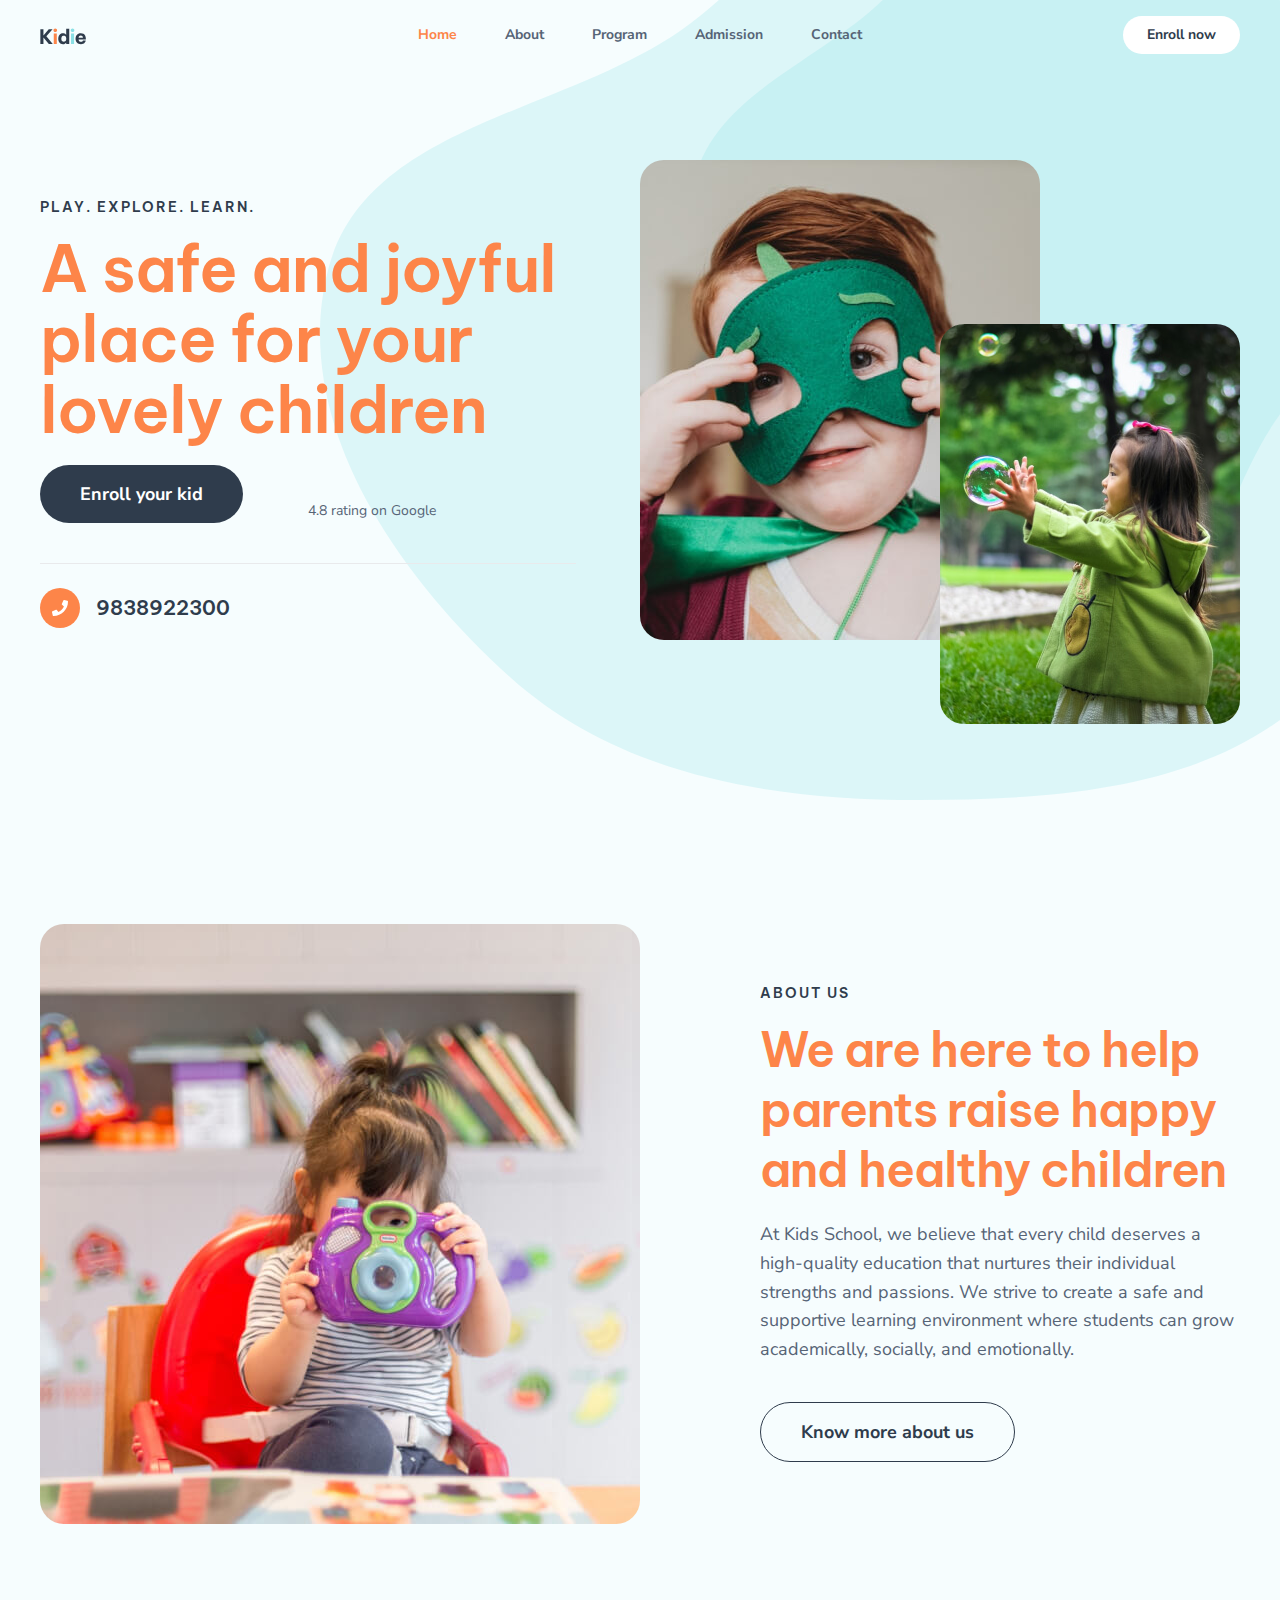
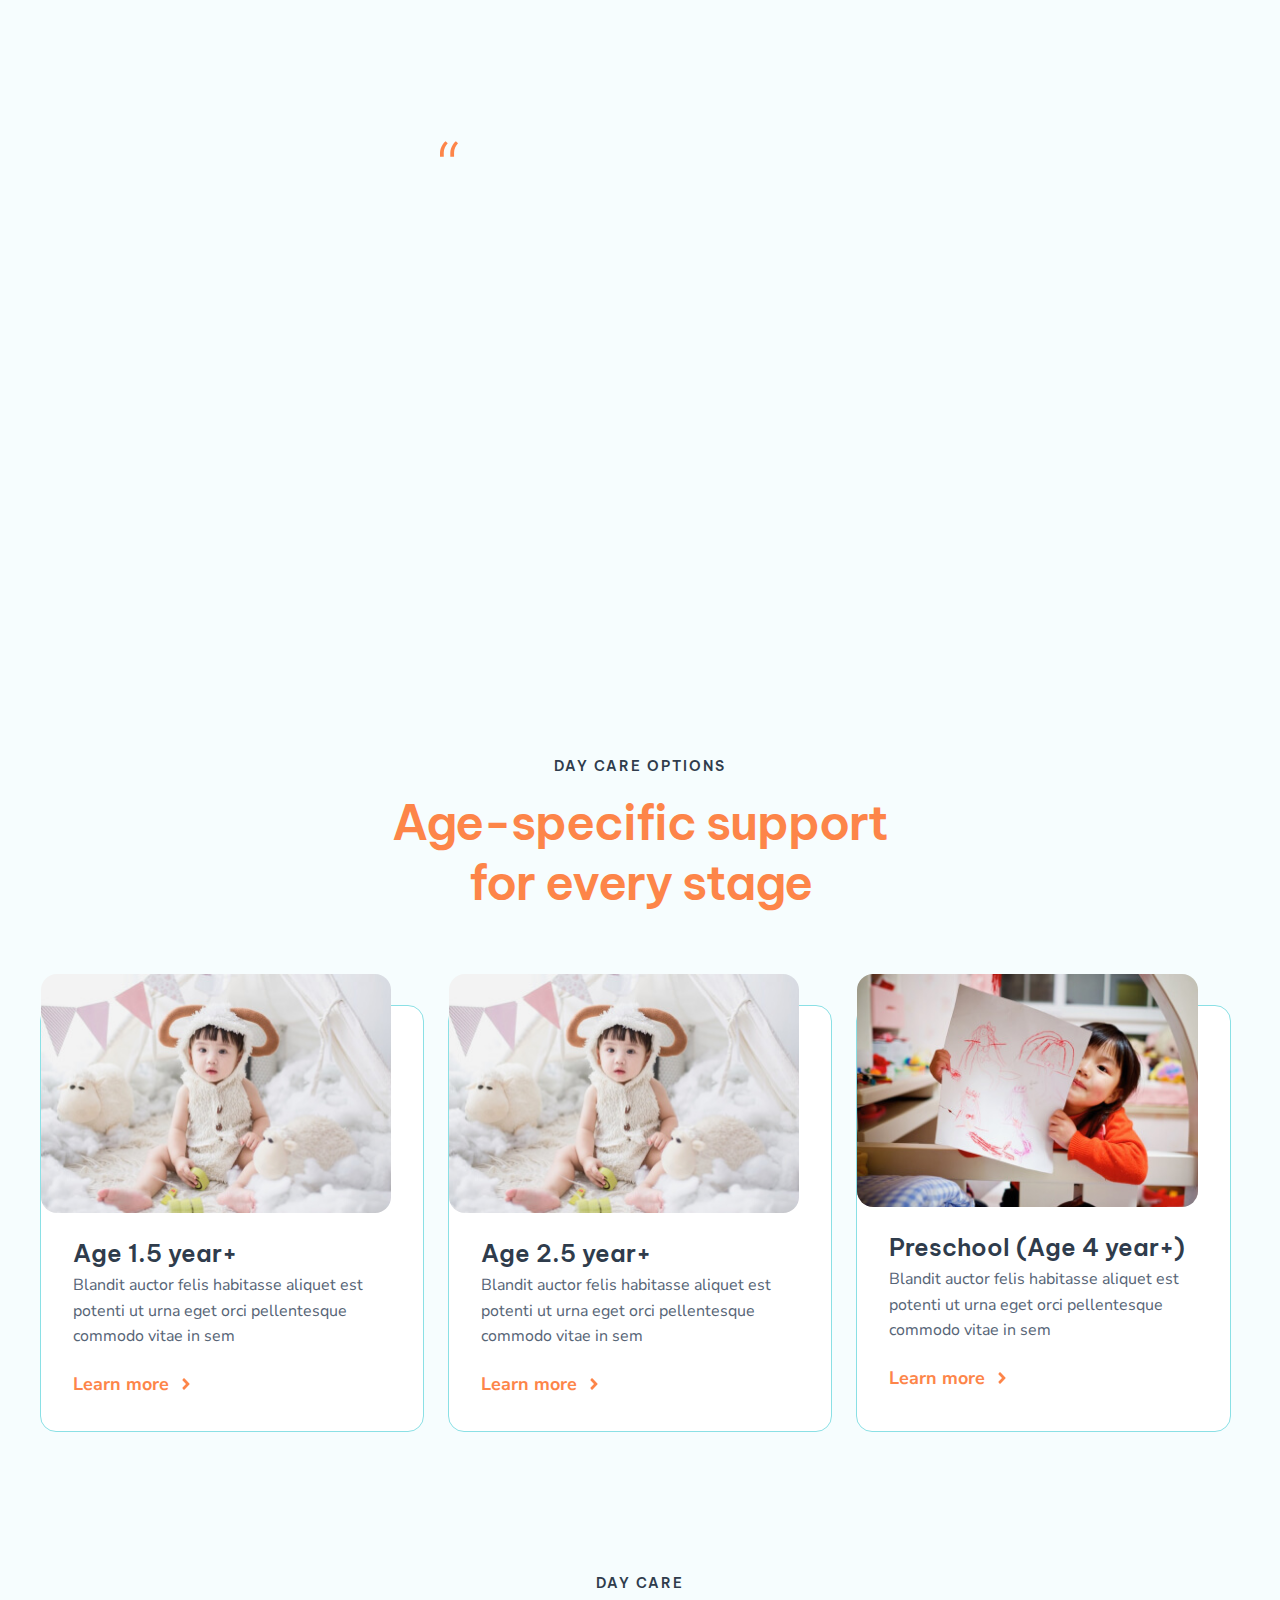
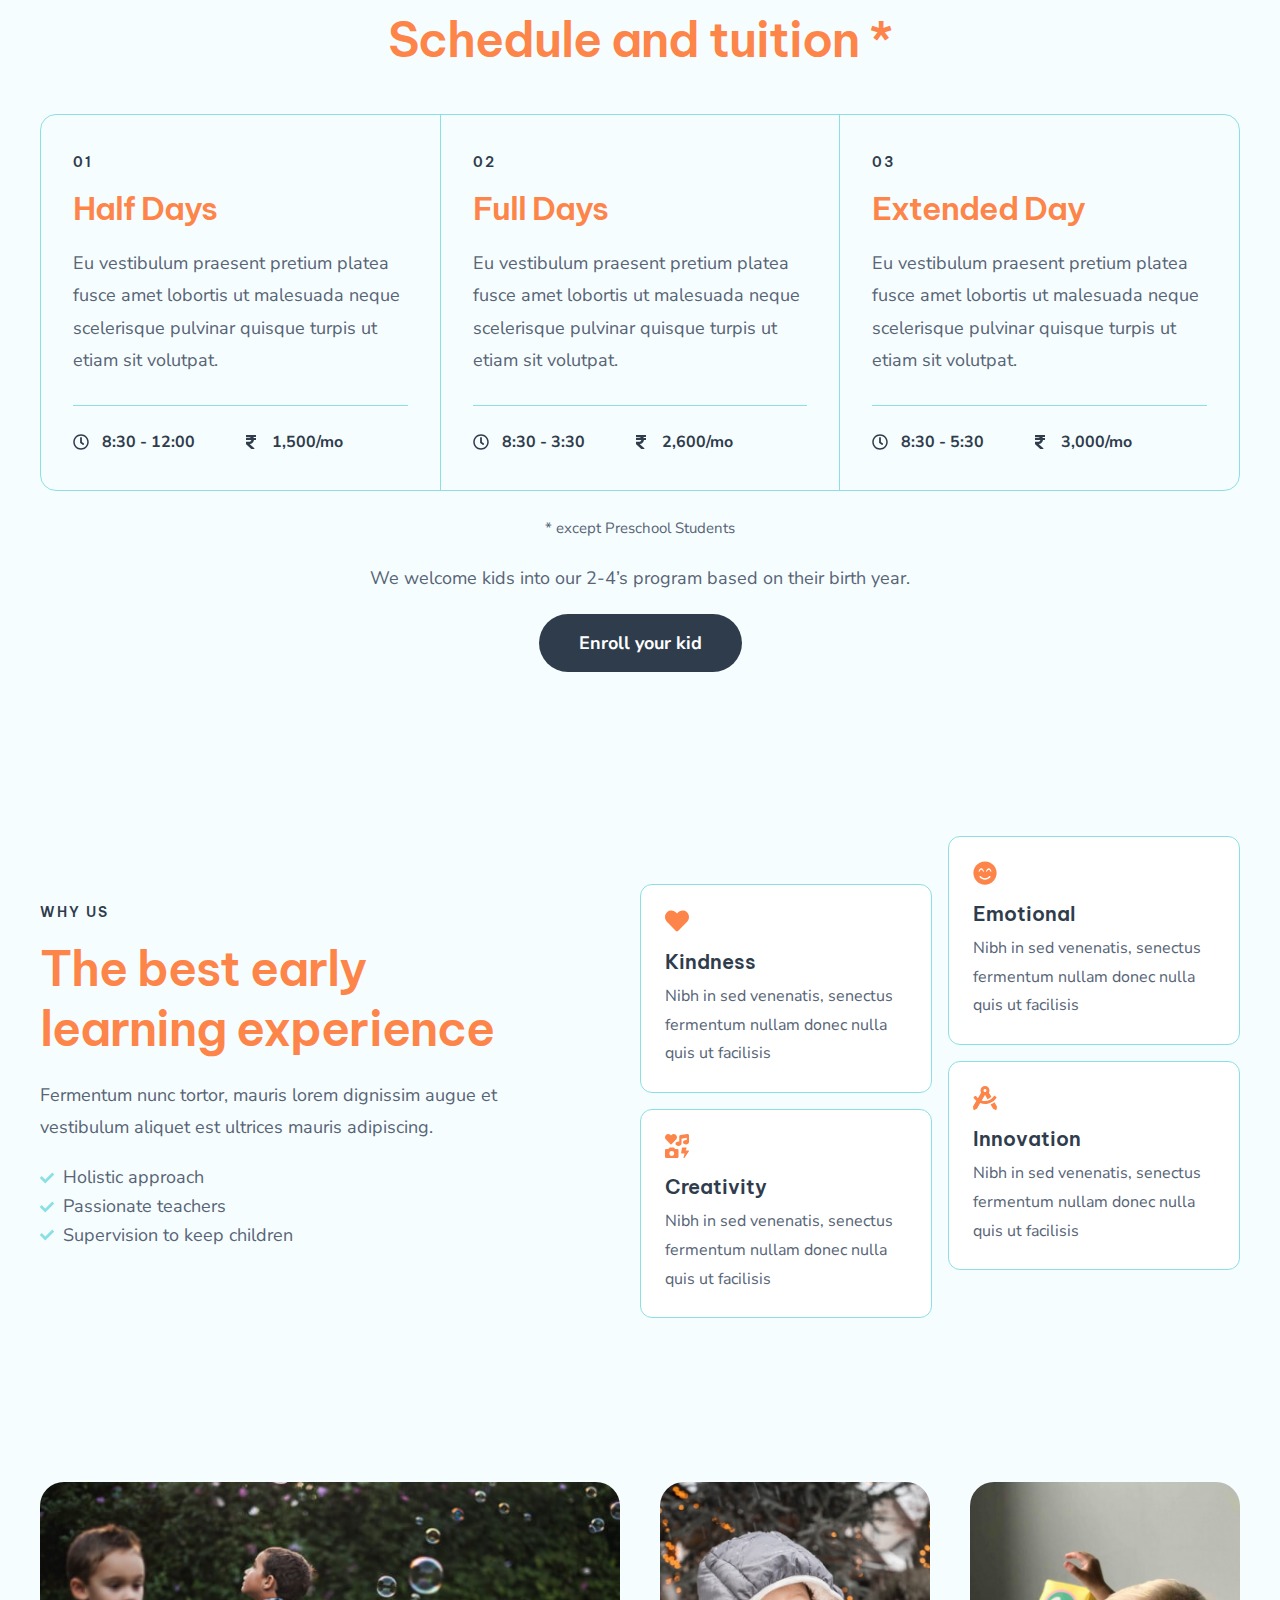
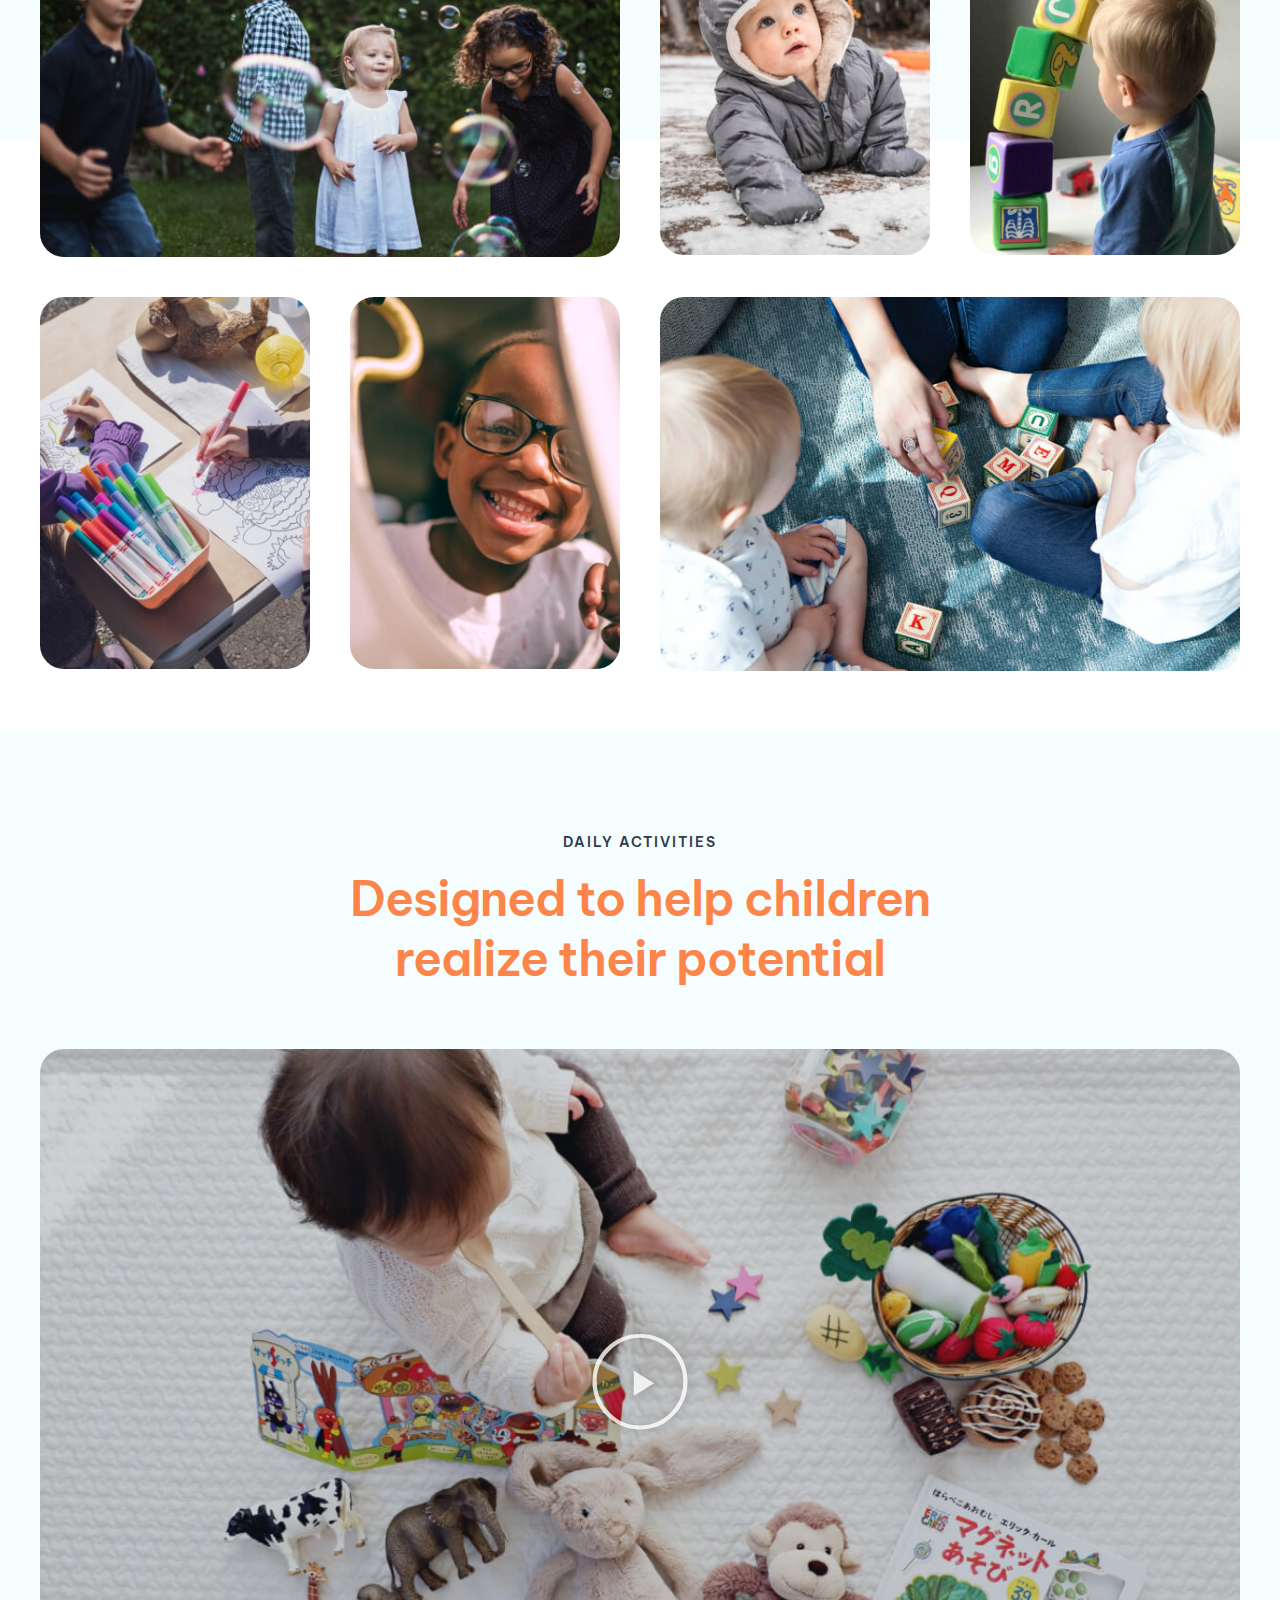
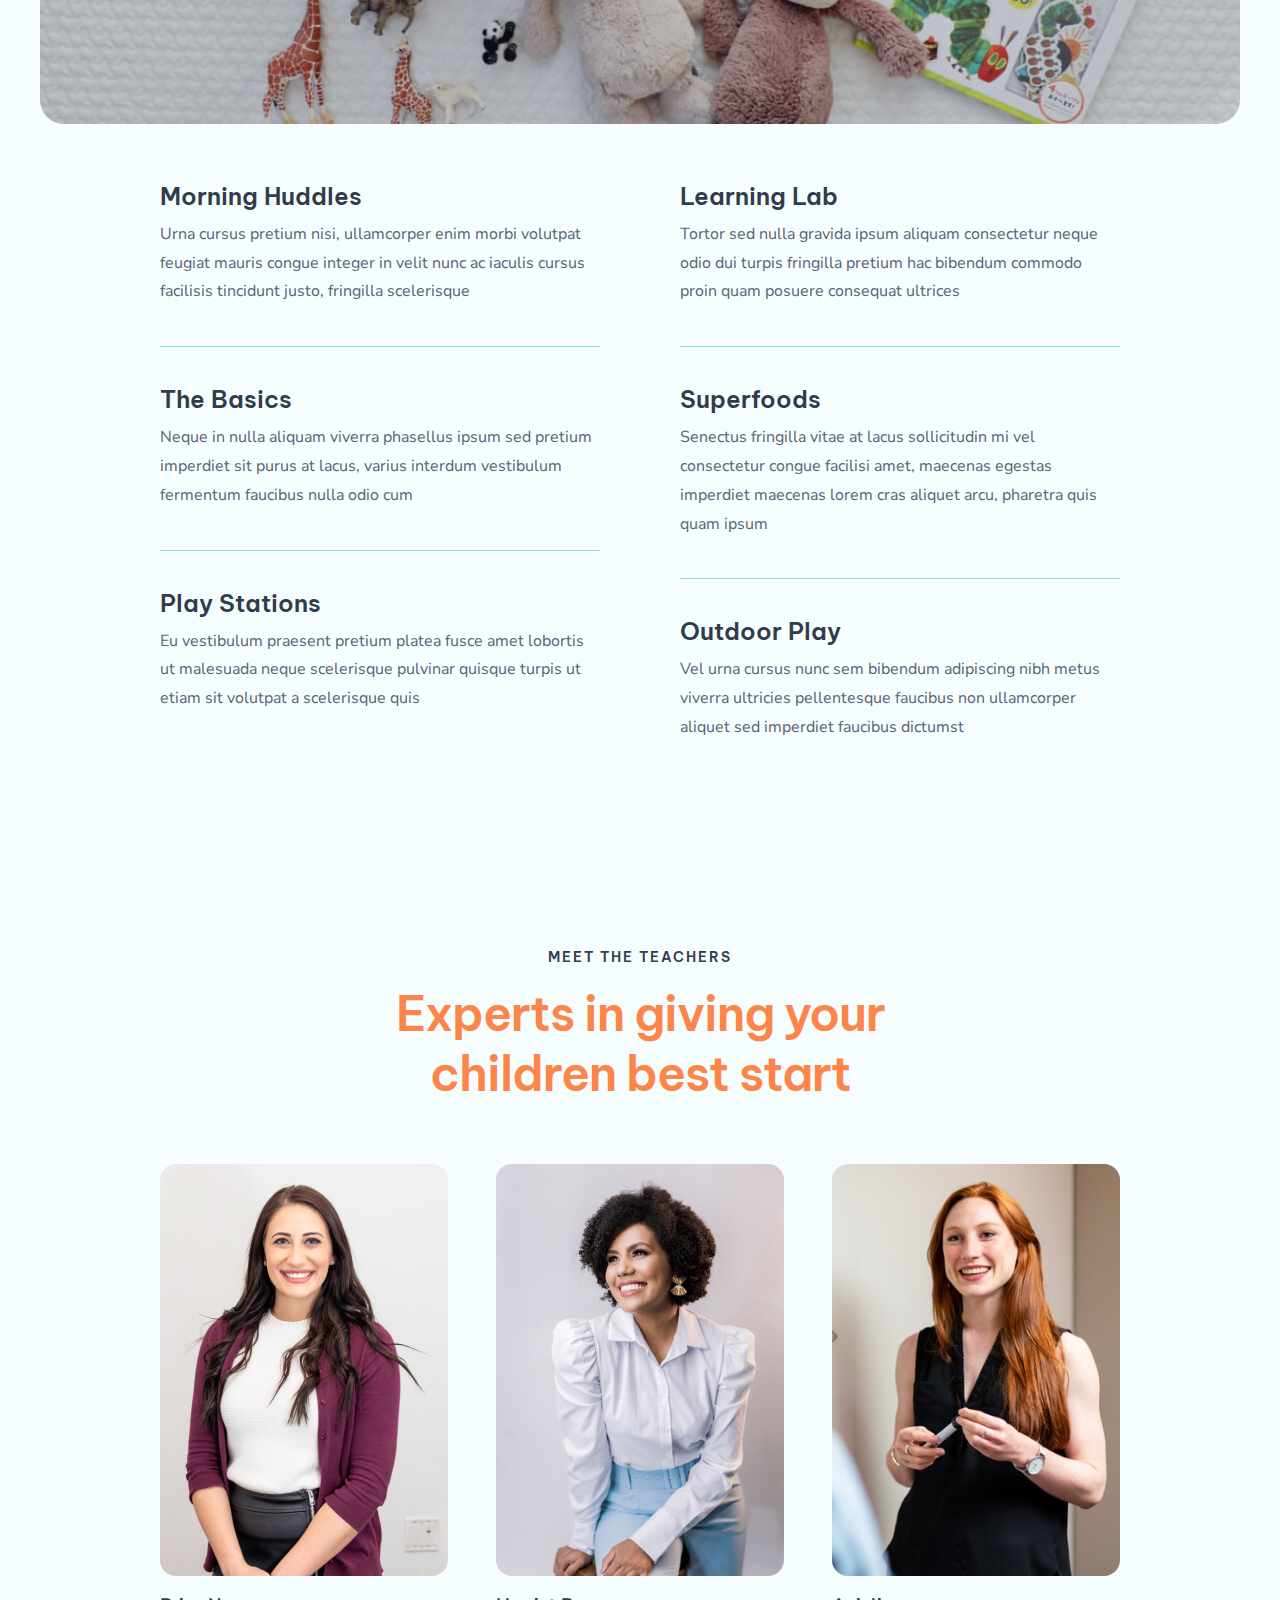
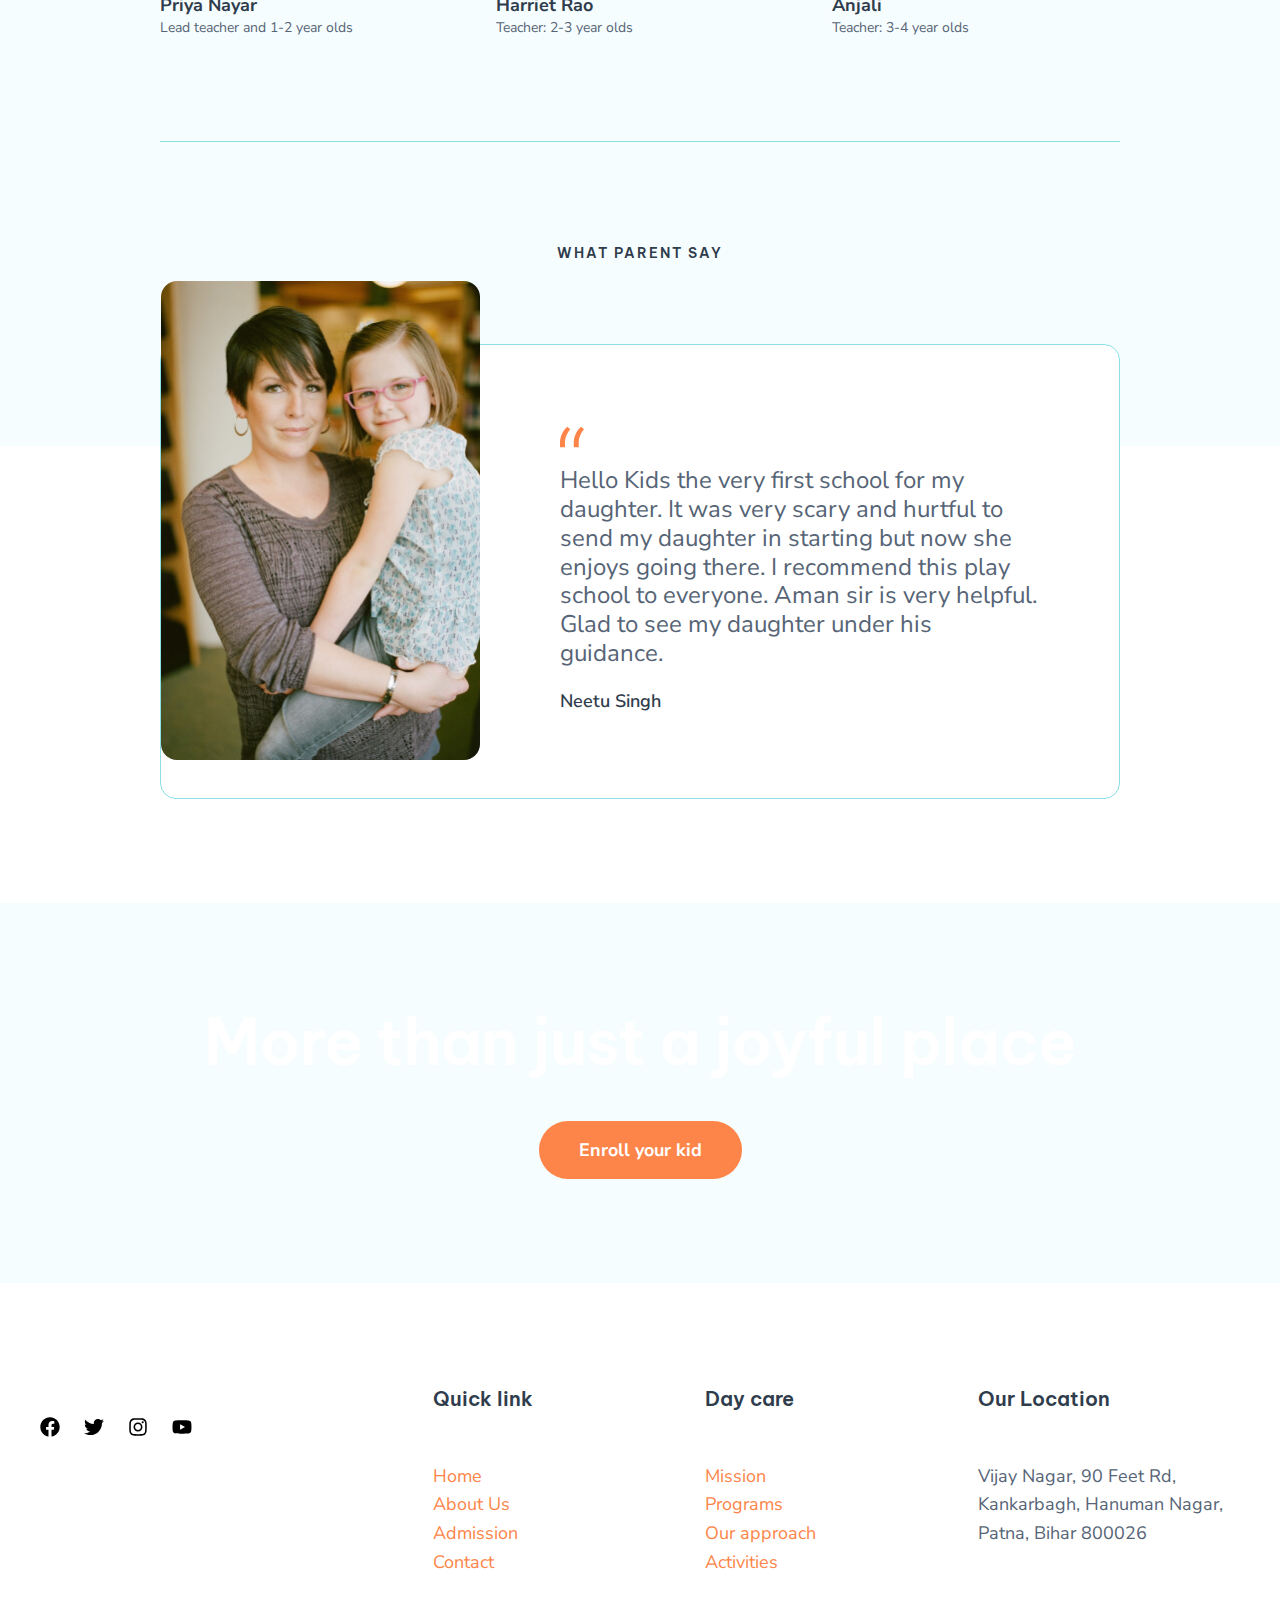
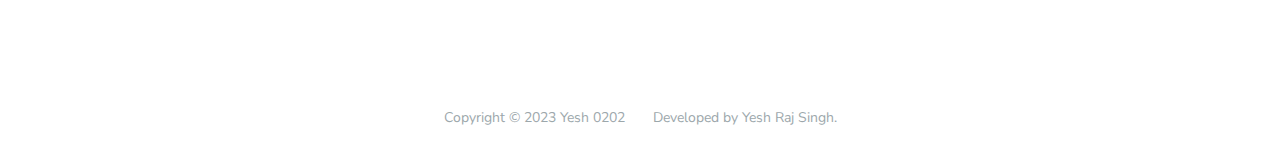
<file: index.html>
<!DOCTYPE html>
<html lang="en-US">
<head>
<meta charset="UTF-8">
<meta name="viewport" content="width=device-width, initial-scale=1">
<link rel="profile" href="https://gmpg.org/xfn/11">

<title></title>
<meta name="robots" content="max-image-preview:large">
<link rel="dns-prefetch" href="//fonts.googleapis.com">
<link rel="alternate" type="application/rss+xml" title=" &raquo; Feed" href="./feed/index.html">
<link rel="alternate" type="application/rss+xml" title=" &raquo; Comments Feed" href="./comments/feed/index.html">
<script>
window._wpemojiSettings = {"baseUrl":"https:\/\/s.w.org\/images\/core\/emoji\/14.0.0\/72x72\/","ext":".png","svgUrl":"https:\/\/s.w.org\/images\/core\/emoji\/14.0.0\/svg\/","svgExt":".svg","source":{"concatemoji":".\/\/wp-includes\/js\/wp-emoji-release.min.js?ver=6.2"}};
/*! This file is auto-generated */
!function(e,a,t){var n,r,o,i=a.createElement("canvas"),p=i.getContext&&i.getContext("2d");function s(e,t){p.clearRect(0,0,i.width,i.height),p.fillText(e,0,0);e=i.toDataURL();return p.clearRect(0,0,i.width,i.height),p.fillText(t,0,0),e===i.toDataURL()}function c(e){var t=a.createElement("script");t.src=e,t.defer=t.type="text/javascript",a.getElementsByTagName("head")[0].appendChild(t)}for(o=Array("flag","emoji"),t.supports={everything:!0,everythingExceptFlag:!0},r=0;r<o.length;r++)t.supports[o[r]]=function(e){if(p&&p.fillText)switch(p.textBaseline="top",p.font="600 32px Arial",e){case"flag":return s("🏳️‍⚧️","🏳️​⚧️")?!1:!s("🇺🇳","🇺​🇳")&&!s("🏴󠁧󠁢󠁥󠁮󠁧󠁿","🏴​󠁧​󠁢​󠁥​󠁮​󠁧​󠁿");case"emoji":return!s("🫱🏻‍🫲🏿","🫱🏻​🫲🏿")}return!1}(o[r]),t.supports.everything=t.supports.everything&&t.supports[o[r]],"flag"!==o[r]&&(t.supports.everythingExceptFlag=t.supports.everythingExceptFlag&&t.supports[o[r]]);t.supports.everythingExceptFlag=t.supports.everythingExceptFlag&&!t.supports.flag,t.DOMReady=!1,t.readyCallback=function(){t.DOMReady=!0},t.supports.everything||(n=function(){t.readyCallback()},a.addEventListener?(a.addEventListener("DOMContentLoaded",n,!1),e.addEventListener("load",n,!1)):(e.attachEvent("onload",n),a.attachEvent("onreadystatechange",function(){"complete"===a.readyState&&t.readyCallback()})),(e=t.source||{}).concatemoji?c(e.concatemoji):e.wpemoji&&e.twemoji&&(c(e.twemoji),c(e.wpemoji)))}(window,document,window._wpemojiSettings);
</script>
<style>img.wp-smiley,
img.emoji {
	display: inline !important;
	border: none !important;
	box-shadow: none !important;
	height: 1em !important;
	width: 1em !important;
	margin: 0 0.07em !important;
	vertical-align: -0.1em !important;
	background: none !important;
	padding: 0 !important;
}</style>
	<link rel="stylesheet" id="astra-theme-css-css" href="./wp-content/themes/astra/assets/css/minified/main.min.css?ver=4.1.2" media="all">
<style id="astra-theme-css-inline-css">:root{--ast-container-default-xlg-padding:6.67em;--ast-container-default-lg-padding:5.67em;--ast-container-default-slg-padding:4.34em;--ast-container-default-md-padding:3.34em;--ast-container-default-sm-padding:6.67em;--ast-container-default-xs-padding:2.4em;--ast-container-default-xxs-padding:1.4em;--ast-code-block-background:#EEEEEE;--ast-comment-inputs-background:#FAFAFA;}html{font-size:112.5%;}a,.page-title{color:var(--ast-global-color-0);}a:hover,a:focus{color:var(--ast-global-color-2);}body,button,input,select,textarea,.ast-button,.ast-custom-button{font-family:'Nunito Sans',sans-serif;font-weight:400;font-size:18px;font-size:1rem;line-height:1.6em;}blockquote{color:var(--ast-global-color-3);}p,.entry-content p{margin-bottom:1em;}h1,.entry-content h1,h2,.entry-content h2,h3,.entry-content h3,h4,.entry-content h4,h5,.entry-content h5,h6,.entry-content h6,.site-title,.site-title a{font-family:'Be Vietnam Pro',sans-serif;font-weight:600;}.site-title{font-size:35px;font-size:1.9444444444444rem;display:none;}.site-header .site-description{font-size:15px;font-size:0.83333333333333rem;display:none;}.entry-title{font-size:30px;font-size:1.6666666666667rem;}h1,.entry-content h1{font-size:64px;font-size:3.5555555555556rem;font-weight:600;font-family:'Be Vietnam Pro',sans-serif;line-height:1.1em;}h2,.entry-content h2{font-size:48px;font-size:2.6666666666667rem;font-weight:600;font-family:'Be Vietnam Pro',sans-serif;line-height:1.25em;}h3,.entry-content h3{font-size:32px;font-size:1.7777777777778rem;font-weight:600;font-family:'Be Vietnam Pro',sans-serif;line-height:1.2em;}h4,.entry-content h4{font-size:24px;font-size:1.3333333333333rem;line-height:1.2em;font-weight:600;font-family:'Be Vietnam Pro',sans-serif;}h5,.entry-content h5{font-size:20px;font-size:1.1111111111111rem;line-height:1.2em;font-weight:600;font-family:'Be Vietnam Pro',sans-serif;}h6,.entry-content h6{font-size:14px;font-size:0.77777777777778rem;line-height:1em;font-weight:600;font-family:'Be Vietnam Pro',sans-serif;text-transform:uppercase;}::selection{background-color:var(--ast-global-color-0);color:#000000;}body,h1,.entry-title a,.entry-content h1,h2,.entry-content h2,h3,.entry-content h3,h4,.entry-content h4,h5,.entry-content h5,h6,.entry-content h6{color:var(--ast-global-color-3);}.tagcloud a:hover,.tagcloud a:focus,.tagcloud a.current-item{color:#000000;border-color:var(--ast-global-color-0);background-color:var(--ast-global-color-0);}input:focus,input[type="text"]:focus,input[type="email"]:focus,input[type="url"]:focus,input[type="password"]:focus,input[type="reset"]:focus,input[type="search"]:focus,textarea:focus{border-color:var(--ast-global-color-0);}input[type="radio"]:checked,input[type=reset],input[type="checkbox"]:checked,input[type="checkbox"]:hover:checked,input[type="checkbox"]:focus:checked,input[type=range]::-webkit-slider-thumb{border-color:var(--ast-global-color-0);background-color:var(--ast-global-color-0);box-shadow:none;}.site-footer a:hover + .post-count,.site-footer a:focus + .post-count{background:var(--ast-global-color-0);border-color:var(--ast-global-color-0);}.single .nav-links .nav-previous,.single .nav-links .nav-next{color:var(--ast-global-color-0);}.entry-meta,.entry-meta *{line-height:1.45;color:var(--ast-global-color-0);}.entry-meta a:hover,.entry-meta a:hover *,.entry-meta a:focus,.entry-meta a:focus *,.page-links > .page-link,.page-links .page-link:hover,.post-navigation a:hover{color:var(--ast-global-color-2);}#cat option,.secondary .calendar_wrap thead a,.secondary .calendar_wrap thead a:visited{color:var(--ast-global-color-0);}.secondary .calendar_wrap #today,.ast-progress-val span{background:var(--ast-global-color-0);}.secondary a:hover + .post-count,.secondary a:focus + .post-count{background:var(--ast-global-color-0);border-color:var(--ast-global-color-0);}.calendar_wrap #today > a{color:#000000;}.page-links .page-link,.single .post-navigation a{color:var(--ast-global-color-0);}.ast-archive-title{color:var(--ast-global-color-2);}.wp-block-latest-posts > li > a{color:var(--ast-global-color-2);}.widget-title{font-size:25px;font-size:1.3888888888889rem;color:var(--ast-global-color-2);}.ast-single-post .entry-content a,.ast-comment-content a:not(.ast-comment-edit-reply-wrap a){text-decoration:underline;}.ast-single-post .wp-block-button .wp-block-button__link,.ast-single-post .elementor-button-wrapper .elementor-button,.ast-single-post .entry-content .uagb-tab a,.ast-single-post .entry-content .uagb-ifb-cta a,.ast-single-post .entry-content .wp-block-uagb-buttons a,.ast-single-post .entry-content .uabb-module-content a,.ast-single-post .entry-content .uagb-post-grid a,.ast-single-post .entry-content .uagb-timeline a,.ast-single-post .entry-content .uagb-toc__wrap a,.ast-single-post .entry-content .uagb-taxomony-box a,.ast-single-post .entry-content .woocommerce a,.entry-content .wp-block-latest-posts > li > a,.ast-single-post .entry-content .wp-block-file__button{text-decoration:none;}a:focus-visible,.ast-menu-toggle:focus-visible,.site .skip-link:focus-visible,.wp-block-loginout input:focus-visible,.wp-block-search.wp-block-search__button-inside .wp-block-search__inside-wrapper,.ast-header-navigation-arrow:focus-visible{outline-style:dotted;outline-color:inherit;outline-width:thin;border-color:transparent;}input:focus,input[type="text"]:focus,input[type="email"]:focus,input[type="url"]:focus,input[type="password"]:focus,input[type="reset"]:focus,input[type="search"]:focus,textarea:focus,.wp-block-search__input:focus,[data-section="section-header-mobile-trigger"] .ast-button-wrap .ast-mobile-menu-trigger-minimal:focus,.ast-mobile-popup-drawer.active .menu-toggle-close:focus,.woocommerce-ordering select.orderby:focus,#ast-scroll-top:focus,.woocommerce a.add_to_cart_button:focus,.woocommerce .button.single_add_to_cart_button:focus{border-style:dotted;border-color:inherit;border-width:thin;outline-color:transparent;}.ast-logo-title-inline .site-logo-img{padding-right:1em;}.site-logo-img img{ transition:all 0.2s linear;}.ast-page-builder-template .hentry {margin: 0;}.ast-page-builder-template .site-content > .ast-container {max-width: 100%;padding: 0;}.ast-page-builder-template .site-content #primary {padding: 0;margin: 0;}.ast-page-builder-template .no-results {text-align: center;margin: 4em auto;}.ast-page-builder-template .ast-pagination {padding: 2em;}.ast-page-builder-template .entry-header.ast-no-title.ast-no-thumbnail {margin-top: 0;}.ast-page-builder-template .entry-header.ast-header-without-markup {margin-top: 0;margin-bottom: 0;}.ast-page-builder-template .entry-header.ast-no-title.ast-no-meta {margin-bottom: 0;}.ast-page-builder-template.single .post-navigation {padding-bottom: 2em;}.ast-page-builder-template.single-post .site-content > .ast-container {max-width: 100%;}.ast-page-builder-template .entry-header {margin-top: 4em;margin-left: auto;margin-right: auto;padding-left: 20px;padding-right: 20px;}.single.ast-page-builder-template .entry-header {padding-left: 20px;padding-right: 20px;}.ast-page-builder-template .ast-archive-description {margin: 4em auto 0;padding-left: 20px;padding-right: 20px;}@media (max-width:921px){#ast-desktop-header{display:none;}}@media (min-width:921px){#ast-mobile-header{display:none;}}.wp-block-buttons.aligncenter{justify-content:center;}@media (max-width:921px){.ast-theme-transparent-header #primary,.ast-theme-transparent-header #secondary{padding:0;}}@media (max-width:921px){.ast-plain-container.ast-no-sidebar #primary{padding:0;}}.ast-plain-container.ast-no-sidebar #primary{margin-top:0;margin-bottom:0;}.wp-block-button.is-style-outline .wp-block-button__link{border-color:var(--ast-global-color-2);}div.wp-block-button.is-style-outline > .wp-block-button__link:not(.has-text-color),div.wp-block-button.wp-block-button__link.is-style-outline:not(.has-text-color){color:var(--ast-global-color-2);}.wp-block-button.is-style-outline .wp-block-button__link:hover,div.wp-block-button.is-style-outline .wp-block-button__link:focus,div.wp-block-button.is-style-outline > .wp-block-button__link:not(.has-text-color):hover,div.wp-block-button.wp-block-button__link.is-style-outline:not(.has-text-color):hover{color:var(--ast-global-color-5);background-color:var(--ast-global-color-0);border-color:var(--ast-global-color-0);}.post-page-numbers.current .page-link,.ast-pagination .page-numbers.current{color:#000000;border-color:var(--ast-global-color-0);background-color:var(--ast-global-color-0);border-radius:2px;}h1.widget-title{font-weight:600;}h2.widget-title{font-weight:600;}h3.widget-title{font-weight:600;}@media (max-width:921px){.ast-separate-container #primary,.ast-separate-container #secondary{padding:1.5em 0;}#primary,#secondary{padding:1.5em 0;margin:0;}.ast-left-sidebar #content > .ast-container{display:flex;flex-direction:column-reverse;width:100%;}.ast-separate-container .ast-article-post,.ast-separate-container .ast-article-single{padding:1.5em 2.14em;}.ast-author-box img.avatar{margin:20px 0 0 0;}}@media (min-width:922px){.ast-separate-container.ast-right-sidebar #primary,.ast-separate-container.ast-left-sidebar #primary{border:0;}.search-no-results.ast-separate-container #primary{margin-bottom:4em;}}.elementor-button-wrapper .elementor-button{border-style:solid;text-decoration:none;border-top-width:0;border-right-width:0;border-left-width:0;border-bottom-width:0;}body .elementor-button.elementor-size-sm,body .elementor-button.elementor-size-xs,body .elementor-button.elementor-size-md,body .elementor-button.elementor-size-lg,body .elementor-button.elementor-size-xl,body .elementor-button{border-top-left-radius:30px;border-top-right-radius:30px;border-bottom-right-radius:30px;border-bottom-left-radius:30px;padding-top:20px;padding-right:40px;padding-bottom:20px;padding-left:40px;}@media (max-width:921px){.elementor-button-wrapper .elementor-button.elementor-size-sm,.elementor-button-wrapper .elementor-button.elementor-size-xs,.elementor-button-wrapper .elementor-button.elementor-size-md,.elementor-button-wrapper .elementor-button.elementor-size-lg,.elementor-button-wrapper .elementor-button.elementor-size-xl,.elementor-button-wrapper .elementor-button{padding-top:14px;padding-right:28px;padding-bottom:14px;padding-left:28px;}}@media (max-width:544px){.elementor-button-wrapper .elementor-button.elementor-size-sm,.elementor-button-wrapper .elementor-button.elementor-size-xs,.elementor-button-wrapper .elementor-button.elementor-size-md,.elementor-button-wrapper .elementor-button.elementor-size-lg,.elementor-button-wrapper .elementor-button.elementor-size-xl,.elementor-button-wrapper .elementor-button{padding-top:12px;padding-right:24px;padding-bottom:12px;padding-left:24px;}}.elementor-button-wrapper .elementor-button{border-color:var(--ast-global-color-2);background-color:var(--ast-global-color-2);}.elementor-button-wrapper .elementor-button:hover,.elementor-button-wrapper .elementor-button:focus{color:var(--ast-global-color-5);background-color:var(--ast-global-color-0);border-color:var(--ast-global-color-0);}.wp-block-button .wp-block-button__link ,.elementor-button-wrapper .elementor-button,.elementor-button-wrapper .elementor-button:visited{color:var(--ast-global-color-5);}.elementor-button-wrapper .elementor-button{font-family:'Nunito Sans',sans-serif;font-weight:700;font-size:18px;font-size:1rem;line-height:1em;}body .elementor-button.elementor-size-sm,body .elementor-button.elementor-size-xs,body .elementor-button.elementor-size-md,body .elementor-button.elementor-size-lg,body .elementor-button.elementor-size-xl,body .elementor-button{font-size:18px;font-size:1rem;}.wp-block-button .wp-block-button__link:hover,.wp-block-button .wp-block-button__link:focus{color:var(--ast-global-color-5);background-color:var(--ast-global-color-0);border-color:var(--ast-global-color-0);}.elementor-widget-heading h1.elementor-heading-title{line-height:1.1em;}.elementor-widget-heading h2.elementor-heading-title{line-height:1.25em;}.elementor-widget-heading h3.elementor-heading-title{line-height:1.2em;}.elementor-widget-heading h4.elementor-heading-title{line-height:1.2em;}.elementor-widget-heading h5.elementor-heading-title{line-height:1.2em;}.elementor-widget-heading h6.elementor-heading-title{line-height:1em;}.wp-block-button .wp-block-button__link,.wp-block-search .wp-block-search__button,body .wp-block-file .wp-block-file__button{border-color:var(--ast-global-color-2);background-color:var(--ast-global-color-2);color:var(--ast-global-color-5);font-family:'Nunito Sans',sans-serif;font-weight:700;line-height:1em;font-size:18px;font-size:1rem;border-top-left-radius:30px;border-top-right-radius:30px;border-bottom-right-radius:30px;border-bottom-left-radius:30px;padding-top:20px;padding-right:40px;padding-bottom:20px;padding-left:40px;}@media (max-width:921px){.wp-block-button .wp-block-button__link,.wp-block-search .wp-block-search__button,body .wp-block-file .wp-block-file__button{font-size:16px;font-size:0.88888888888889rem;padding-top:14px;padding-right:28px;padding-bottom:14px;padding-left:28px;}}@media (max-width:544px){.wp-block-button .wp-block-button__link,.wp-block-search .wp-block-search__button,body .wp-block-file .wp-block-file__button{font-size:14px;font-size:0.77777777777778rem;padding-top:12px;padding-right:24px;padding-bottom:12px;padding-left:24px;}}.menu-toggle,button,.ast-button,.ast-custom-button,.button,input#submit,input[type="button"],input[type="submit"],input[type="reset"],form[CLASS*="wp-block-search__"].wp-block-search .wp-block-search__inside-wrapper .wp-block-search__button,body .wp-block-file .wp-block-file__button{border-style:solid;border-top-width:0;border-right-width:0;border-left-width:0;border-bottom-width:0;color:var(--ast-global-color-5);border-color:var(--ast-global-color-2);background-color:var(--ast-global-color-2);padding-top:20px;padding-right:40px;padding-bottom:20px;padding-left:40px;font-family:'Nunito Sans',sans-serif;font-weight:700;font-size:18px;font-size:1rem;line-height:1em;border-top-left-radius:30px;border-top-right-radius:30px;border-bottom-right-radius:30px;border-bottom-left-radius:30px;}button:focus,.menu-toggle:hover,button:hover,.ast-button:hover,.ast-custom-button:hover .button:hover,.ast-custom-button:hover ,input[type=reset]:hover,input[type=reset]:focus,input#submit:hover,input#submit:focus,input[type="button"]:hover,input[type="button"]:focus,input[type="submit"]:hover,input[type="submit"]:focus,form[CLASS*="wp-block-search__"].wp-block-search .wp-block-search__inside-wrapper .wp-block-search__button:hover,form[CLASS*="wp-block-search__"].wp-block-search .wp-block-search__inside-wrapper .wp-block-search__button:focus,body .wp-block-file .wp-block-file__button:hover,body .wp-block-file .wp-block-file__button:focus{color:var(--ast-global-color-5);background-color:var(--ast-global-color-0);border-color:var(--ast-global-color-0);}@media (max-width:921px){.menu-toggle,button,.ast-button,.ast-custom-button,.button,input#submit,input[type="button"],input[type="submit"],input[type="reset"],form[CLASS*="wp-block-search__"].wp-block-search .wp-block-search__inside-wrapper .wp-block-search__button,body .wp-block-file .wp-block-file__button{padding-top:14px;padding-right:28px;padding-bottom:14px;padding-left:28px;font-size:16px;font-size:0.88888888888889rem;}}@media (max-width:544px){.menu-toggle,button,.ast-button,.ast-custom-button,.button,input#submit,input[type="button"],input[type="submit"],input[type="reset"],form[CLASS*="wp-block-search__"].wp-block-search .wp-block-search__inside-wrapper .wp-block-search__button,body .wp-block-file .wp-block-file__button{padding-top:12px;padding-right:24px;padding-bottom:12px;padding-left:24px;font-size:14px;font-size:0.77777777777778rem;}}@media (max-width:921px){.menu-toggle,button,.ast-button,.button,input#submit,input[type="button"],input[type="submit"],input[type="reset"]{font-size:16px;font-size:0.88888888888889rem;}.ast-mobile-header-stack .main-header-bar .ast-search-menu-icon{display:inline-block;}.ast-header-break-point.ast-header-custom-item-outside .ast-mobile-header-stack .main-header-bar .ast-search-icon{margin:0;}.ast-comment-avatar-wrap img{max-width:2.5em;}.ast-separate-container .ast-comment-list li.depth-1{padding:1.5em 2.14em;}.ast-separate-container .comment-respond{padding:2em 2.14em;}.ast-comment-meta{padding:0 1.8888em 1.3333em;}}@media (min-width:544px){.ast-container{max-width:100%;}}@media (max-width:544px){.ast-separate-container .ast-article-post,.ast-separate-container .ast-article-single,.ast-separate-container .comments-title,.ast-separate-container .ast-archive-description{padding:1.5em 1em;}.ast-separate-container #content .ast-container{padding-left:0.54em;padding-right:0.54em;}.ast-separate-container .ast-comment-list li.depth-1{padding:1.5em 1em;margin-bottom:1.5em;}.ast-separate-container .ast-comment-list .bypostauthor{padding:.5em;}.ast-search-menu-icon.ast-dropdown-active .search-field{width:170px;}.menu-toggle,button,.ast-button,.button,input#submit,input[type="button"],input[type="submit"],input[type="reset"]{font-size:14px;font-size:0.77777777777778rem;}}body,.ast-separate-container{background-color:var(--ast-global-color-4);;background-image:none;;}@media (max-width:921px){.widget-title{font-size:22px;font-size:1.375rem;}body,button,input,select,textarea,.ast-button,.ast-custom-button{font-size:16px;font-size:0.88888888888889rem;}#secondary,#secondary button,#secondary input,#secondary select,#secondary textarea{font-size:16px;font-size:0.88888888888889rem;}.site-title{display:none;}.site-header .site-description{display:none;}.entry-title{font-size:30px;}h1,.entry-content h1{font-size:40px;}h2,.entry-content h2{font-size:32px;}h3,.entry-content h3{font-size:28px;}h4,.entry-content h4{font-size:22px;font-size:1.2222222222222rem;}h5,.entry-content h5{font-size:18px;font-size:1rem;}h6,.entry-content h6{font-size:13px;font-size:0.72222222222222rem;}}@media (max-width:544px){.widget-title{font-size:20px;font-size:1.4285714285714rem;}body,button,input,select,textarea,.ast-button,.ast-custom-button{font-size:14px;font-size:0.77777777777778rem;}#secondary,#secondary button,#secondary input,#secondary select,#secondary textarea{font-size:14px;font-size:0.77777777777778rem;}.site-title{display:none;}.site-header .site-description{display:none;}.entry-title{font-size:30px;}h1,.entry-content h1{font-size:32px;}h2,.entry-content h2{font-size:28px;}h3,.entry-content h3{font-size:24px;}h4,.entry-content h4{font-size:20px;font-size:1.1111111111111rem;}h5,.entry-content h5{font-size:16px;font-size:0.88888888888889rem;}h6,.entry-content h6{font-size:12px;font-size:0.66666666666667rem;}}@media (max-width:544px){html{font-size:112.5%;}}@media (min-width:922px){.ast-container{max-width:1240px;}}@media (min-width:922px){.site-content .ast-container{display:flex;}}@media (max-width:921px){.site-content .ast-container{flex-direction:column;}}@media (min-width:922px){.main-header-menu .sub-menu .menu-item.ast-left-align-sub-menu:hover > .sub-menu,.main-header-menu .sub-menu .menu-item.ast-left-align-sub-menu.focus > .sub-menu{margin-left:-0px;}}.ast-theme-transparent-header [CLASS*="ast-header-button-"] .ast-custom-button{color:var(--ast-global-color-2);background:var(--ast-global-color-5);}.ast-theme-transparent-header [CLASS*="ast-header-button-"] .ast-custom-button:hover{color:var(--ast-global-color-5);background:var(--ast-global-color-0);}.ast-theme-transparent-header [data-section="section-header-mobile-trigger"] .ast-button-wrap .ast-mobile-menu-trigger-minimal{background:transparent;}.footer-widget-area[data-section^="section-fb-html-"] .ast-builder-html-element{text-align:center;}blockquote,cite {font-style: initial;}.wp-block-file {display: flex;align-items: center;flex-wrap: wrap;justify-content: space-between;}.wp-block-pullquote {border: none;}.wp-block-pullquote blockquote::before {content: "\201D";font-family: "Helvetica",sans-serif;display: flex;transform: rotate( 180deg );font-size: 6rem;font-style: normal;line-height: 1;font-weight: bold;align-items: center;justify-content: center;}.has-text-align-right > blockquote::before {justify-content: flex-start;}.has-text-align-left > blockquote::before {justify-content: flex-end;}figure.wp-block-pullquote.is-style-solid-color blockquote {max-width: 100%;text-align: inherit;}html body {--wp--custom--ast-default-block-top-padding: 3em;--wp--custom--ast-default-block-right-padding: 3em;--wp--custom--ast-default-block-bottom-padding: 3em;--wp--custom--ast-default-block-left-padding: 3em;--wp--custom--ast-container-width: 1200px;--wp--custom--ast-content-width-size: 1200px;--wp--custom--ast-wide-width-size: calc(1200px + var(--wp--custom--ast-default-block-left-padding) + var(--wp--custom--ast-default-block-right-padding));}.ast-narrow-container {--wp--custom--ast-content-width-size: 750px;--wp--custom--ast-wide-width-size: 750px;}@media(max-width: 921px) {html body {--wp--custom--ast-default-block-top-padding: 3em;--wp--custom--ast-default-block-right-padding: 2em;--wp--custom--ast-default-block-bottom-padding: 3em;--wp--custom--ast-default-block-left-padding: 2em;}}@media(max-width: 544px) {html body {--wp--custom--ast-default-block-top-padding: 3em;--wp--custom--ast-default-block-right-padding: 1.5em;--wp--custom--ast-default-block-bottom-padding: 3em;--wp--custom--ast-default-block-left-padding: 1.5em;}}.entry-content > .wp-block-group,.entry-content > .wp-block-cover,.entry-content > .wp-block-columns {padding-top: var(--wp--custom--ast-default-block-top-padding);padding-right: var(--wp--custom--ast-default-block-right-padding);padding-bottom: var(--wp--custom--ast-default-block-bottom-padding);padding-left: var(--wp--custom--ast-default-block-left-padding);}.ast-plain-container.ast-no-sidebar .entry-content > .alignfull,.ast-page-builder-template .ast-no-sidebar .entry-content > .alignfull {margin-left: calc( -50vw + 50%);margin-right: calc( -50vw + 50%);max-width: 100vw;width: 100vw;}.ast-plain-container.ast-no-sidebar .entry-content .alignfull .alignfull,.ast-page-builder-template.ast-no-sidebar .entry-content .alignfull .alignfull,.ast-plain-container.ast-no-sidebar .entry-content .alignfull .alignwide,.ast-page-builder-template.ast-no-sidebar .entry-content .alignfull .alignwide,.ast-plain-container.ast-no-sidebar .entry-content .alignwide .alignfull,.ast-page-builder-template.ast-no-sidebar .entry-content .alignwide .alignfull,.ast-plain-container.ast-no-sidebar .entry-content .alignwide .alignwide,.ast-page-builder-template.ast-no-sidebar .entry-content .alignwide .alignwide,.ast-plain-container.ast-no-sidebar .entry-content .wp-block-column .alignfull,.ast-page-builder-template.ast-no-sidebar .entry-content .wp-block-column .alignfull,.ast-plain-container.ast-no-sidebar .entry-content .wp-block-column .alignwide,.ast-page-builder-template.ast-no-sidebar .entry-content .wp-block-column .alignwide {margin-left: auto;margin-right: auto;width: 100%;}[ast-blocks-layout] .wp-block-separator:not(.is-style-dots) {height: 0;}[ast-blocks-layout] .wp-block-separator {margin: 20px auto;}[ast-blocks-layout] .wp-block-separator:not(.is-style-wide):not(.is-style-dots) {max-width: 100px;}[ast-blocks-layout] .wp-block-separator.has-background {padding: 0;}.entry-content[ast-blocks-layout] > * {max-width: var(--wp--custom--ast-content-width-size);margin-left: auto;margin-right: auto;}.entry-content[ast-blocks-layout] > .alignwide {max-width: var(--wp--custom--ast-wide-width-size);}.entry-content[ast-blocks-layout] .alignfull {max-width: none;}.entry-content .wp-block-columns {margin-bottom: 0;}blockquote {margin: 1.5em;border: none;}.wp-block-quote:not(.has-text-align-right):not(.has-text-align-center) {border-left: 5px solid rgba(0,0,0,0.05);}.has-text-align-right > blockquote,blockquote.has-text-align-right {border-right: 5px solid rgba(0,0,0,0.05);}.has-text-align-left > blockquote,blockquote.has-text-align-left {border-left: 5px solid rgba(0,0,0,0.05);}.wp-block-site-tagline,.wp-block-latest-posts .read-more {margin-top: 15px;}.wp-block-loginout p label {display: block;}.wp-block-loginout p:not(.login-remember):not(.login-submit) input {width: 100%;}.wp-block-loginout input:focus {border-color: transparent;}.wp-block-loginout input:focus {outline: thin dotted;}.entry-content .wp-block-media-text .wp-block-media-text__content {padding: 0 0 0 8%;}.entry-content .wp-block-media-text.has-media-on-the-right .wp-block-media-text__content {padding: 0 8% 0 0;}.entry-content .wp-block-media-text.has-background .wp-block-media-text__content {padding: 8%;}.entry-content .wp-block-cover:not([class*="background-color"]) .wp-block-cover__inner-container,.entry-content .wp-block-cover:not([class*="background-color"]) .wp-block-cover-image-text,.entry-content .wp-block-cover:not([class*="background-color"]) .wp-block-cover-text,.entry-content .wp-block-cover-image:not([class*="background-color"]) .wp-block-cover__inner-container,.entry-content .wp-block-cover-image:not([class*="background-color"]) .wp-block-cover-image-text,.entry-content .wp-block-cover-image:not([class*="background-color"]) .wp-block-cover-text {color: var(--ast-global-color-5);}.wp-block-loginout .login-remember input {width: 1.1rem;height: 1.1rem;margin: 0 5px 4px 0;vertical-align: middle;}.wp-block-latest-posts > li > *:first-child,.wp-block-latest-posts:not(.is-grid) > li:first-child {margin-top: 0;}.wp-block-search__inside-wrapper .wp-block-search__input {padding: 0 10px;color: var(--ast-global-color-3);background: var(--ast-global-color-5);border-color: var(--ast-border-color);}.wp-block-latest-posts .read-more {margin-bottom: 1.5em;}.wp-block-search__no-button .wp-block-search__inside-wrapper .wp-block-search__input {padding-top: 5px;padding-bottom: 5px;}.wp-block-latest-posts .wp-block-latest-posts__post-date,.wp-block-latest-posts .wp-block-latest-posts__post-author {font-size: 1rem;}.wp-block-latest-posts > li > *,.wp-block-latest-posts:not(.is-grid) > li {margin-top: 12px;margin-bottom: 12px;}.ast-page-builder-template .entry-content[ast-blocks-layout] > *,.ast-page-builder-template .entry-content[ast-blocks-layout] > .alignfull > * {max-width: none;}.ast-page-builder-template .entry-content[ast-blocks-layout] > .alignwide > * {max-width: var(--wp--custom--ast-wide-width-size);}.ast-page-builder-template .entry-content[ast-blocks-layout] > .inherit-container-width > *,.ast-page-builder-template .entry-content[ast-blocks-layout] > * > *,.entry-content[ast-blocks-layout] > .wp-block-cover .wp-block-cover__inner-container {max-width: var(--wp--custom--ast-content-width-size);margin-left: auto;margin-right: auto;}.entry-content[ast-blocks-layout] .wp-block-cover:not(.alignleft):not(.alignright) {width: auto;}@media(max-width: 1200px) {.ast-separate-container .entry-content > .alignfull,.ast-separate-container .entry-content[ast-blocks-layout] > .alignwide,.ast-plain-container .entry-content[ast-blocks-layout] > .alignwide,.ast-plain-container .entry-content .alignfull {margin-left: calc(-1 * min(var(--ast-container-default-xlg-padding),20px)) ;margin-right: calc(-1 * min(var(--ast-container-default-xlg-padding),20px));}}@media(min-width: 1201px) {.ast-separate-container .entry-content > .alignfull {margin-left: calc(-1 * var(--ast-container-default-xlg-padding) );margin-right: calc(-1 * var(--ast-container-default-xlg-padding) );}.ast-separate-container .entry-content[ast-blocks-layout] > .alignwide,.ast-plain-container .entry-content[ast-blocks-layout] > .alignwide {margin-left: calc(-1 * var(--wp--custom--ast-default-block-left-padding) );margin-right: calc(-1 * var(--wp--custom--ast-default-block-right-padding) );}}@media(min-width: 921px) {.ast-separate-container .entry-content .wp-block-group.alignwide:not(.inherit-container-width) > :where(:not(.alignleft):not(.alignright)),.ast-plain-container .entry-content .wp-block-group.alignwide:not(.inherit-container-width) > :where(:not(.alignleft):not(.alignright)) {max-width: calc( var(--wp--custom--ast-content-width-size) + 80px );}.ast-plain-container.ast-right-sidebar .entry-content[ast-blocks-layout] .alignfull,.ast-plain-container.ast-left-sidebar .entry-content[ast-blocks-layout] .alignfull {margin-left: -60px;margin-right: -60px;}}@media(min-width: 544px) {.entry-content > .alignleft {margin-right: 20px;}.entry-content > .alignright {margin-left: 20px;}}@media (max-width:544px){.wp-block-columns .wp-block-column:not(:last-child){margin-bottom:20px;}.wp-block-latest-posts{margin:0;}}@media( max-width: 600px ) {.entry-content .wp-block-media-text .wp-block-media-text__content,.entry-content .wp-block-media-text.has-media-on-the-right .wp-block-media-text__content {padding: 8% 0 0;}.entry-content .wp-block-media-text.has-background .wp-block-media-text__content {padding: 8%;}}.ast-separate-container .entry-content .wp-block-uagb-container {padding-left: 0;}.ast-page-builder-template .entry-header {padding-left: 0;}@media(min-width: 1201px) {.ast-separate-container .entry-content > .uagb-is-root-container {margin-left: 0;margin-right: 0;}}.ast-narrow-container .site-content .wp-block-uagb-image--align-full .wp-block-uagb-image__figure {max-width: 100%;margin-left: auto;margin-right: auto;}:root .has-ast-global-color-0-color{color:var(--ast-global-color-0);}:root .has-ast-global-color-0-background-color{background-color:var(--ast-global-color-0);}:root .wp-block-button .has-ast-global-color-0-color{color:var(--ast-global-color-0);}:root .wp-block-button .has-ast-global-color-0-background-color{background-color:var(--ast-global-color-0);}:root .has-ast-global-color-1-color{color:var(--ast-global-color-1);}:root .has-ast-global-color-1-background-color{background-color:var(--ast-global-color-1);}:root .wp-block-button .has-ast-global-color-1-color{color:var(--ast-global-color-1);}:root .wp-block-button .has-ast-global-color-1-background-color{background-color:var(--ast-global-color-1);}:root .has-ast-global-color-2-color{color:var(--ast-global-color-2);}:root .has-ast-global-color-2-background-color{background-color:var(--ast-global-color-2);}:root .wp-block-button .has-ast-global-color-2-color{color:var(--ast-global-color-2);}:root .wp-block-button .has-ast-global-color-2-background-color{background-color:var(--ast-global-color-2);}:root .has-ast-global-color-3-color{color:var(--ast-global-color-3);}:root .has-ast-global-color-3-background-color{background-color:var(--ast-global-color-3);}:root .wp-block-button .has-ast-global-color-3-color{color:var(--ast-global-color-3);}:root .wp-block-button .has-ast-global-color-3-background-color{background-color:var(--ast-global-color-3);}:root .has-ast-global-color-4-color{color:var(--ast-global-color-4);}:root .has-ast-global-color-4-background-color{background-color:var(--ast-global-color-4);}:root .wp-block-button .has-ast-global-color-4-color{color:var(--ast-global-color-4);}:root .wp-block-button .has-ast-global-color-4-background-color{background-color:var(--ast-global-color-4);}:root .has-ast-global-color-5-color{color:var(--ast-global-color-5);}:root .has-ast-global-color-5-background-color{background-color:var(--ast-global-color-5);}:root .wp-block-button .has-ast-global-color-5-color{color:var(--ast-global-color-5);}:root .wp-block-button .has-ast-global-color-5-background-color{background-color:var(--ast-global-color-5);}:root .has-ast-global-color-6-color{color:var(--ast-global-color-6);}:root .has-ast-global-color-6-background-color{background-color:var(--ast-global-color-6);}:root .wp-block-button .has-ast-global-color-6-color{color:var(--ast-global-color-6);}:root .wp-block-button .has-ast-global-color-6-background-color{background-color:var(--ast-global-color-6);}:root .has-ast-global-color-7-color{color:var(--ast-global-color-7);}:root .has-ast-global-color-7-background-color{background-color:var(--ast-global-color-7);}:root .wp-block-button .has-ast-global-color-7-color{color:var(--ast-global-color-7);}:root .wp-block-button .has-ast-global-color-7-background-color{background-color:var(--ast-global-color-7);}:root .has-ast-global-color-8-color{color:var(--ast-global-color-8);}:root .has-ast-global-color-8-background-color{background-color:var(--ast-global-color-8);}:root .wp-block-button .has-ast-global-color-8-color{color:var(--ast-global-color-8);}:root .wp-block-button .has-ast-global-color-8-background-color{background-color:var(--ast-global-color-8);}:root{--ast-global-color-0:#fd8549;--ast-global-color-1:#8ae0e5;--ast-global-color-2:#2f3c4c;--ast-global-color-3:#566476;--ast-global-color-4:#f6fdfe;--ast-global-color-5:#FFFFFF;--ast-global-color-6:#e9eaec;--ast-global-color-7:#9ca7ab;--ast-global-color-8:#000000;}:root {--ast-border-color : #dddddd;}.ast-single-entry-banner {-js-display: flex;display: flex;flex-direction: column;justify-content: center;text-align: center;position: relative;background: #eeeeee;}.ast-single-entry-banner[data-banner-layout="layout-1"] {max-width: 1200px;background: inherit;padding: 20px 0;}.ast-single-entry-banner[data-banner-width-type="custom"] {margin: 0 auto;width: 100%;}.ast-single-entry-banner + .site-content .entry-header {margin-bottom: 0;}header.entry-header > *:not(:last-child){margin-bottom:10px;}.ast-archive-entry-banner {-js-display: flex;display: flex;flex-direction: column;justify-content: center;text-align: center;position: relative;background: #eeeeee;}.ast-archive-entry-banner[data-banner-width-type="custom"] {margin: 0 auto;width: 100%;}.ast-archive-entry-banner[data-banner-layout="layout-1"] {background: inherit;padding: 20px 0;text-align: left;}body.archive .ast-archive-description{max-width:1200px;width:100%;text-align:left;padding-top:3em;padding-right:3em;padding-bottom:3em;padding-left:3em;}body.archive .ast-archive-description .ast-archive-title,body.archive .ast-archive-description .ast-archive-title *{font-size:40px;font-size:2.2222222222222rem;}body.archive .ast-archive-description > *:not(:last-child){margin-bottom:10px;}@media (max-width:921px){body.archive .ast-archive-description{text-align:left;}}@media (max-width:544px){body.archive .ast-archive-description{text-align:left;}}.ast-theme-transparent-header #masthead .site-logo-img .transparent-custom-logo .astra-logo-svg{width:150px;}.ast-theme-transparent-header #masthead .site-logo-img .transparent-custom-logo img{ max-width:150px;}@media (max-width:921px){.ast-theme-transparent-header #masthead .site-logo-img .transparent-custom-logo .astra-logo-svg{width:120px;}.ast-theme-transparent-header #masthead .site-logo-img .transparent-custom-logo img{ max-width:120px;}}@media (max-width:543px){.ast-theme-transparent-header #masthead .site-logo-img .transparent-custom-logo .astra-logo-svg{width:100px;}.ast-theme-transparent-header #masthead .site-logo-img .transparent-custom-logo img{ max-width:100px;}}@media (min-width:921px){.ast-theme-transparent-header #masthead{position:absolute;left:0;right:0;}.ast-theme-transparent-header .main-header-bar,.ast-theme-transparent-header.ast-header-break-point .main-header-bar{background:none;}body.elementor-editor-active.ast-theme-transparent-header #masthead,.fl-builder-edit .ast-theme-transparent-header #masthead,body.vc_editor.ast-theme-transparent-header #masthead,body.brz-ed.ast-theme-transparent-header #masthead{z-index:0;}.ast-header-break-point.ast-replace-site-logo-transparent.ast-theme-transparent-header .custom-mobile-logo-link{display:none;}.ast-header-break-point.ast-replace-site-logo-transparent.ast-theme-transparent-header .transparent-custom-logo{display:inline-block;}.ast-theme-transparent-header .ast-above-header,.ast-theme-transparent-header .ast-above-header.ast-above-header-bar{background-image:none;background-color:transparent;}.ast-theme-transparent-header .ast-below-header{background-image:none;background-color:transparent;}}.ast-theme-transparent-header .ast-builder-menu .main-header-menu,.ast-theme-transparent-header .ast-builder-menu .main-header-menu .menu-link,.ast-theme-transparent-header [CLASS*="ast-builder-menu-"] .main-header-menu .menu-item > .menu-link,.ast-theme-transparent-header .ast-masthead-custom-menu-items,.ast-theme-transparent-header .ast-masthead-custom-menu-items a,.ast-theme-transparent-header .ast-builder-menu .main-header-menu .menu-item > .ast-menu-toggle,.ast-theme-transparent-header .ast-builder-menu .main-header-menu .menu-item > .ast-menu-toggle,.ast-theme-transparent-header .ast-above-header-navigation a,.ast-header-break-point.ast-theme-transparent-header .ast-above-header-navigation a,.ast-header-break-point.ast-theme-transparent-header .ast-above-header-navigation > ul.ast-above-header-menu > .menu-item-has-children:not(.current-menu-item) > .ast-menu-toggle,.ast-theme-transparent-header .ast-below-header-menu,.ast-theme-transparent-header .ast-below-header-menu a,.ast-header-break-point.ast-theme-transparent-header .ast-below-header-menu a,.ast-header-break-point.ast-theme-transparent-header .ast-below-header-menu,.ast-theme-transparent-header .main-header-menu .menu-link{color:var(--ast-global-color-3);}.ast-theme-transparent-header .ast-builder-menu .main-header-menu .menu-item:hover > .menu-link,.ast-theme-transparent-header .ast-builder-menu .main-header-menu .menu-item:hover > .ast-menu-toggle,.ast-theme-transparent-header .ast-builder-menu .main-header-menu .ast-masthead-custom-menu-items a:hover,.ast-theme-transparent-header .ast-builder-menu .main-header-menu .focus > .menu-link,.ast-theme-transparent-header .ast-builder-menu .main-header-menu .focus > .ast-menu-toggle,.ast-theme-transparent-header .ast-builder-menu .main-header-menu .current-menu-item > .menu-link,.ast-theme-transparent-header .ast-builder-menu .main-header-menu .current-menu-ancestor > .menu-link,.ast-theme-transparent-header .ast-builder-menu .main-header-menu .current-menu-item > .ast-menu-toggle,.ast-theme-transparent-header .ast-builder-menu .main-header-menu .current-menu-ancestor > .ast-menu-toggle,.ast-theme-transparent-header [CLASS*="ast-builder-menu-"] .main-header-menu .current-menu-item > .menu-link,.ast-theme-transparent-header [CLASS*="ast-builder-menu-"] .main-header-menu .current-menu-ancestor > .menu-link,.ast-theme-transparent-header [CLASS*="ast-builder-menu-"] .main-header-menu .current-menu-item > .ast-menu-toggle,.ast-theme-transparent-header [CLASS*="ast-builder-menu-"] .main-header-menu .current-menu-ancestor > .ast-menu-toggle,.ast-theme-transparent-header .main-header-menu .menu-item:hover > .menu-link,.ast-theme-transparent-header .main-header-menu .current-menu-item > .menu-link,.ast-theme-transparent-header .main-header-menu .current-menu-ancestor > .menu-link{color:var(--ast-global-color-0);}@media (max-width:921px){.ast-theme-transparent-header #masthead{position:absolute;left:0;right:0;}.ast-theme-transparent-header .main-header-bar,.ast-theme-transparent-header.ast-header-break-point .main-header-bar{background:none;}body.elementor-editor-active.ast-theme-transparent-header #masthead,.fl-builder-edit .ast-theme-transparent-header #masthead,body.vc_editor.ast-theme-transparent-header #masthead,body.brz-ed.ast-theme-transparent-header #masthead{z-index:0;}.ast-header-break-point.ast-replace-site-logo-transparent.ast-theme-transparent-header .custom-mobile-logo-link{display:none;}.ast-header-break-point.ast-replace-site-logo-transparent.ast-theme-transparent-header .transparent-custom-logo{display:inline-block;}.ast-theme-transparent-header .ast-above-header,.ast-theme-transparent-header .ast-above-header.ast-above-header-bar{background-image:none;background-color:transparent;}.ast-theme-transparent-header .ast-below-header{background-image:none;background-color:transparent;}}.ast-theme-transparent-header #ast-desktop-header > [CLASS*="-header-wrap"]:nth-last-child(2) > [CLASS*="-header-bar"],.ast-theme-transparent-header.ast-header-break-point #ast-mobile-header > [CLASS*="-header-wrap"]:nth-last-child(2) > [CLASS*="-header-bar"]{border-bottom-width:0px;border-bottom-style:solid;}.ast-breadcrumbs .trail-browse,.ast-breadcrumbs .trail-items,.ast-breadcrumbs .trail-items li{display:inline-block;margin:0;padding:0;border:none;background:inherit;text-indent:0;}.ast-breadcrumbs .trail-browse{font-size:inherit;font-style:inherit;font-weight:inherit;color:inherit;}.ast-breadcrumbs .trail-items{list-style:none;}.trail-items li::after{padding:0 0.3em;content:"\00bb";}.trail-items li:last-of-type::after{display:none;}h1,.entry-content h1,h2,.entry-content h2,h3,.entry-content h3,h4,.entry-content h4,h5,.entry-content h5,h6,.entry-content h6{color:var(--ast-global-color-2);}.entry-title a{color:var(--ast-global-color-2);}@media (max-width:921px){.ast-builder-grid-row-container.ast-builder-grid-row-tablet-3-firstrow .ast-builder-grid-row > *:first-child,.ast-builder-grid-row-container.ast-builder-grid-row-tablet-3-lastrow .ast-builder-grid-row > *:last-child{grid-column:1 / -1;}}@media (max-width:544px){.ast-builder-grid-row-container.ast-builder-grid-row-mobile-3-firstrow .ast-builder-grid-row > *:first-child,.ast-builder-grid-row-container.ast-builder-grid-row-mobile-3-lastrow .ast-builder-grid-row > *:last-child{grid-column:1 / -1;}}.ast-builder-layout-element[data-section="title_tagline"]{display:flex;}@media (max-width:921px){.ast-header-break-point .ast-builder-layout-element[data-section="title_tagline"]{display:flex;}}@media (max-width:544px){.ast-header-break-point .ast-builder-layout-element[data-section="title_tagline"]{display:flex;}}[data-section*="section-hb-button-"] .menu-link{display:none;}.ast-header-button-1[data-section*="section-hb-button-"] .ast-builder-button-wrap .ast-custom-button{font-size:14px;font-size:0.77777777777778rem;}.ast-header-button-1 .ast-custom-button{color:var(--ast-global-color-5);background:var(--ast-global-color-2);}.ast-header-button-1 .ast-custom-button:hover{color:var(--ast-global-color-5);background:var(--ast-global-color-0);}.ast-header-button-1[data-section*="section-hb-button-"] .ast-builder-button-wrap .ast-custom-button{padding-top:12px;padding-bottom:12px;padding-left:24px;padding-right:24px;}.ast-header-button-1[data-section="section-hb-button-1"]{display:flex;}@media (max-width:921px){.ast-header-break-point .ast-header-button-1[data-section="section-hb-button-1"]{display:flex;}}@media (max-width:544px){.ast-header-break-point .ast-header-button-1[data-section="section-hb-button-1"]{display:flex;}}.ast-builder-menu-1{font-family:inherit;font-weight:700;}.ast-builder-menu-1 .menu-item > .menu-link{font-size:14px;font-size:0.77777777777778rem;padding-left:24px;padding-right:24px;}.ast-builder-menu-1 .sub-menu,.ast-builder-menu-1 .inline-on-mobile .sub-menu{border-top-width:2px;border-bottom-width:0px;border-right-width:0px;border-left-width:0px;border-color:var(--ast-global-color-0);border-style:solid;}.ast-builder-menu-1 .main-header-menu > .menu-item > .sub-menu,.ast-builder-menu-1 .main-header-menu > .menu-item > .astra-full-megamenu-wrapper{margin-top:0px;}.ast-desktop .ast-builder-menu-1 .main-header-menu > .menu-item > .sub-menu:before,.ast-desktop .ast-builder-menu-1 .main-header-menu > .menu-item > .astra-full-megamenu-wrapper:before{height:calc( 0px + 5px );}.ast-builder-menu-1 .menu-item.menu-item-has-children > .ast-menu-toggle{right:calc( 24px - 0.907em );}.ast-desktop .ast-builder-menu-1 .menu-item .sub-menu .menu-link{border-style:none;}@media (max-width:921px){.ast-header-break-point .ast-builder-menu-1 .menu-item.menu-item-has-children > .ast-menu-toggle{top:0;}.ast-builder-menu-1 .menu-item-has-children > .menu-link:after{content:unset;}.ast-builder-menu-1 .main-header-menu > .menu-item > .sub-menu,.ast-builder-menu-1 .main-header-menu > .menu-item > .astra-full-megamenu-wrapper{margin-top:0;}}@media (max-width:544px){.ast-header-break-point .ast-builder-menu-1 .menu-item.menu-item-has-children > .ast-menu-toggle{top:0;}.ast-builder-menu-1 .main-header-menu > .menu-item > .sub-menu,.ast-builder-menu-1 .main-header-menu > .menu-item > .astra-full-megamenu-wrapper{margin-top:0;}}.ast-builder-menu-1{display:flex;}@media (max-width:921px){.ast-header-break-point .ast-builder-menu-1{display:flex;}}@media (max-width:544px){.ast-header-break-point .ast-builder-menu-1{display:flex;}}.site-below-footer-wrap{padding-top:20px;padding-bottom:20px;}.site-below-footer-wrap[data-section="section-below-footer-builder"]{background-color:;;background-image:none;;min-height:80px;}.site-below-footer-wrap[data-section="section-below-footer-builder"] .ast-builder-grid-row{max-width:1200px;margin-left:auto;margin-right:auto;}.site-below-footer-wrap[data-section="section-below-footer-builder"] .ast-builder-grid-row,.site-below-footer-wrap[data-section="section-below-footer-builder"] .site-footer-section{align-items:flex-start;}.site-below-footer-wrap[data-section="section-below-footer-builder"].ast-footer-row-inline .site-footer-section{display:flex;margin-bottom:0;}.ast-builder-grid-row-full .ast-builder-grid-row{grid-template-columns:1fr;}@media (max-width:921px){.site-below-footer-wrap[data-section="section-below-footer-builder"].ast-footer-row-tablet-inline .site-footer-section{display:flex;margin-bottom:0;}.site-below-footer-wrap[data-section="section-below-footer-builder"].ast-footer-row-tablet-stack .site-footer-section{display:block;margin-bottom:10px;}.ast-builder-grid-row-container.ast-builder-grid-row-tablet-full .ast-builder-grid-row{grid-template-columns:1fr;}}@media (max-width:544px){.site-below-footer-wrap[data-section="section-below-footer-builder"].ast-footer-row-mobile-inline .site-footer-section{display:flex;margin-bottom:0;}.site-below-footer-wrap[data-section="section-below-footer-builder"].ast-footer-row-mobile-stack .site-footer-section{display:block;margin-bottom:10px;}.ast-builder-grid-row-container.ast-builder-grid-row-mobile-full .ast-builder-grid-row{grid-template-columns:1fr;}}@media (max-width:544px){.site-below-footer-wrap[data-section="section-below-footer-builder"]{padding-top:24px;padding-bottom:24px;padding-left:24px;padding-right:24px;}}.site-below-footer-wrap[data-section="section-below-footer-builder"]{display:grid;}@media (max-width:921px){.ast-header-break-point .site-below-footer-wrap[data-section="section-below-footer-builder"]{display:grid;}}@media (max-width:544px){.ast-header-break-point .site-below-footer-wrap[data-section="section-below-footer-builder"]{display:grid;}}.ast-builder-html-element img.alignnone{display:inline-block;}.ast-builder-html-element p:first-child{margin-top:0;}.ast-builder-html-element p:last-child{margin-bottom:0;}.ast-header-break-point .main-header-bar .ast-builder-html-element{line-height:1.85714285714286;}.footer-widget-area[data-section="section-fb-html-1"]{margin-bottom:24px;}.footer-widget-area[data-section="section-fb-html-1"]{display:block;}@media (max-width:921px){.ast-header-break-point .footer-widget-area[data-section="section-fb-html-1"]{display:block;}}@media (max-width:544px){.ast-header-break-point .footer-widget-area[data-section="section-fb-html-1"]{display:block;}}.footer-widget-area[data-section="section-fb-html-1"] .ast-builder-html-element{text-align:left;}@media (max-width:921px){.footer-widget-area[data-section="section-fb-html-1"] .ast-builder-html-element{text-align:left;}}@media (max-width:544px){.footer-widget-area[data-section="section-fb-html-1"] .ast-builder-html-element{text-align:center;}}.ast-footer-copyright{text-align:center;}.ast-footer-copyright {color:var(--ast-global-color-7);}@media (max-width:921px){.ast-footer-copyright{text-align:center;}}@media (max-width:544px){.ast-footer-copyright{text-align:center;}}.ast-footer-copyright {font-size:14px;font-size:0.77777777777778rem;}.ast-footer-copyright.ast-builder-layout-element{display:flex;}@media (max-width:921px){.ast-header-break-point .ast-footer-copyright.ast-builder-layout-element{display:flex;}}@media (max-width:544px){.ast-header-break-point .ast-footer-copyright.ast-builder-layout-element{display:flex;}}.ast-builder-social-element:hover {color: #0274be;}.ast-social-stack-desktop .ast-builder-social-element,.ast-social-stack-tablet .ast-builder-social-element,.ast-social-stack-mobile .ast-builder-social-element {margin-top: 6px;margin-bottom: 6px;}.ast-social-color-type-official .ast-builder-social-element,.ast-social-color-type-official .social-item-label {color: var(--color);background-color: var(--background-color);}.header-social-inner-wrap.ast-social-color-type-official .ast-builder-social-element svg,.footer-social-inner-wrap.ast-social-color-type-official .ast-builder-social-element svg {fill: currentColor;}.social-show-label-true .ast-builder-social-element {width: auto;padding: 0 0.4em;}[data-section^="section-fb-social-icons-"] .footer-social-inner-wrap {text-align: center;}.ast-footer-social-wrap {width: 100%;}.ast-footer-social-wrap .ast-builder-social-element:first-child {margin-left: 0;}.ast-footer-social-wrap .ast-builder-social-element:last-child {margin-right: 0;}.ast-header-social-wrap .ast-builder-social-element:first-child {margin-left: 0;}.ast-header-social-wrap .ast-builder-social-element:last-child {margin-right: 0;}.ast-builder-social-element {line-height: 1;color: #3a3a3a;background: transparent;vertical-align: middle;transition: all 0.01s;margin-left: 6px;margin-right: 6px;justify-content: center;align-items: center;}.ast-builder-social-element {line-height: 1;color: #3a3a3a;background: transparent;vertical-align: middle;transition: all 0.01s;margin-left: 6px;margin-right: 6px;justify-content: center;align-items: center;}.ast-builder-social-element .social-item-label {padding-left: 6px;}.ast-footer-social-1-wrap .ast-builder-social-element{margin-left:12px;margin-right:12px;}.ast-footer-social-1-wrap .ast-builder-social-element svg{width:20px;height:20px;}[data-section="section-fb-social-icons-1"] .footer-social-inner-wrap{text-align:left;}@media (max-width:921px){[data-section="section-fb-social-icons-1"] .footer-social-inner-wrap{text-align:left;}}@media (max-width:544px){[data-section="section-fb-social-icons-1"] .footer-social-inner-wrap{text-align:center;}}.ast-builder-layout-element[data-section="section-fb-social-icons-1"]{display:flex;}@media (max-width:921px){.ast-header-break-point .ast-builder-layout-element[data-section="section-fb-social-icons-1"]{display:flex;}}@media (max-width:544px){.ast-header-break-point .ast-builder-layout-element[data-section="section-fb-social-icons-1"]{display:flex;}}.site-footer{background-color:var(--ast-global-color-5);;background-image:none;;}.site-primary-footer-wrap{padding-top:45px;padding-bottom:45px;}.site-primary-footer-wrap[data-section="section-primary-footer-builder"]{background-color:;;background-image:none;;}.site-primary-footer-wrap[data-section="section-primary-footer-builder"] .ast-builder-grid-row{max-width:1200px;margin-left:auto;margin-right:auto;}.site-primary-footer-wrap[data-section="section-primary-footer-builder"] .ast-builder-grid-row,.site-primary-footer-wrap[data-section="section-primary-footer-builder"] .site-footer-section{align-items:flex-start;}.site-primary-footer-wrap[data-section="section-primary-footer-builder"].ast-footer-row-inline .site-footer-section{display:flex;margin-bottom:0;}.ast-builder-grid-row-4-equal .ast-builder-grid-row{grid-template-columns:repeat( 4,1fr );}@media (max-width:921px){.site-primary-footer-wrap[data-section="section-primary-footer-builder"].ast-footer-row-tablet-inline .site-footer-section{display:flex;margin-bottom:0;}.site-primary-footer-wrap[data-section="section-primary-footer-builder"].ast-footer-row-tablet-stack .site-footer-section{display:block;margin-bottom:10px;}.ast-builder-grid-row-container.ast-builder-grid-row-tablet-2-equal .ast-builder-grid-row{grid-template-columns:repeat( 2,1fr );}}@media (max-width:544px){.site-primary-footer-wrap[data-section="section-primary-footer-builder"].ast-footer-row-mobile-inline .site-footer-section{display:flex;margin-bottom:0;}.site-primary-footer-wrap[data-section="section-primary-footer-builder"].ast-footer-row-mobile-stack .site-footer-section{display:block;margin-bottom:10px;}.ast-builder-grid-row-container.ast-builder-grid-row-mobile-full .ast-builder-grid-row{grid-template-columns:1fr;}}.site-primary-footer-wrap[data-section="section-primary-footer-builder"]{padding-top:104px;padding-bottom:80px;padding-left:40px;padding-right:40px;}@media (max-width:921px){.site-primary-footer-wrap[data-section="section-primary-footer-builder"]{padding-top:64px;padding-bottom:48px;padding-left:24px;padding-right:24px;}}.site-primary-footer-wrap[data-section="section-primary-footer-builder"]{display:grid;}@media (max-width:921px){.ast-header-break-point .site-primary-footer-wrap[data-section="section-primary-footer-builder"]{display:grid;}}@media (max-width:544px){.ast-header-break-point .site-primary-footer-wrap[data-section="section-primary-footer-builder"]{display:grid;}}.footer-widget-area[data-section="sidebar-widgets-footer-widget-1"].footer-widget-area-inner{text-align:left;}@media (max-width:921px){.footer-widget-area[data-section="sidebar-widgets-footer-widget-1"].footer-widget-area-inner{text-align:left;}}@media (max-width:544px){.footer-widget-area[data-section="sidebar-widgets-footer-widget-1"].footer-widget-area-inner{text-align:center;}}.footer-widget-area[data-section="sidebar-widgets-footer-widget-2"].footer-widget-area-inner{text-align:left;}@media (max-width:921px){.footer-widget-area[data-section="sidebar-widgets-footer-widget-2"].footer-widget-area-inner{text-align:left;}}@media (max-width:544px){.footer-widget-area[data-section="sidebar-widgets-footer-widget-2"].footer-widget-area-inner{text-align:center;}}.footer-widget-area[data-section="sidebar-widgets-footer-widget-3"].footer-widget-area-inner{text-align:left;}@media (max-width:921px){.footer-widget-area[data-section="sidebar-widgets-footer-widget-3"].footer-widget-area-inner{text-align:left;}}@media (max-width:544px){.footer-widget-area[data-section="sidebar-widgets-footer-widget-3"].footer-widget-area-inner{text-align:center;}}.footer-widget-area.widget-area.site-footer-focus-item{width:auto;}.footer-widget-area[data-section="sidebar-widgets-footer-widget-1"]{margin-left:80px;}@media (max-width:921px){.footer-widget-area[data-section="sidebar-widgets-footer-widget-1"]{margin-top:0px;margin-bottom:0px;margin-left:40px;margin-right:0px;}}@media (max-width:544px){.footer-widget-area[data-section="sidebar-widgets-footer-widget-1"]{margin-top:64px;margin-bottom:0px;margin-left:0px;margin-right:0px;}}.footer-widget-area[data-section="sidebar-widgets-footer-widget-1"]{display:block;}@media (max-width:921px){.ast-header-break-point .footer-widget-area[data-section="sidebar-widgets-footer-widget-1"]{display:block;}}@media (max-width:544px){.ast-header-break-point .footer-widget-area[data-section="sidebar-widgets-footer-widget-1"]{display:block;}}.footer-widget-area[data-section="sidebar-widgets-footer-widget-2"]{margin-left:40px;}@media (max-width:921px){.footer-widget-area[data-section="sidebar-widgets-footer-widget-2"]{margin-top:64px;margin-bottom:0px;margin-left:0px;margin-right:0px;}}.footer-widget-area[data-section="sidebar-widgets-footer-widget-2"]{display:block;}@media (max-width:921px){.ast-header-break-point .footer-widget-area[data-section="sidebar-widgets-footer-widget-2"]{display:block;}}@media (max-width:544px){.ast-header-break-point .footer-widget-area[data-section="sidebar-widgets-footer-widget-2"]{display:block;}}@media (max-width:921px){.footer-widget-area[data-section="sidebar-widgets-footer-widget-3"]{margin-top:64px;margin-left:40px;}}@media (max-width:544px){.footer-widget-area[data-section="sidebar-widgets-footer-widget-3"]{margin-top:64px;margin-bottom:0px;margin-left:0px;margin-right:0px;}}.footer-widget-area[data-section="sidebar-widgets-footer-widget-3"]{display:block;}@media (max-width:921px){.ast-header-break-point .footer-widget-area[data-section="sidebar-widgets-footer-widget-3"]{display:block;}}@media (max-width:544px){.ast-header-break-point .footer-widget-area[data-section="sidebar-widgets-footer-widget-3"]{display:block;}}.elementor-widget-heading .elementor-heading-title{margin:0;}.elementor-page .ast-menu-toggle{color:unset !important;background:unset !important;}.elementor-post.elementor-grid-item.hentry{margin-bottom:0;}.woocommerce div.product .elementor-element.elementor-products-grid .related.products ul.products li.product,.elementor-element .elementor-wc-products .woocommerce[class*='columns-'] ul.products li.product{width:auto;margin:0;float:none;}.elementor-toc__list-wrapper{margin:0;}.ast-left-sidebar .elementor-section.elementor-section-stretched,.ast-right-sidebar .elementor-section.elementor-section-stretched{max-width:100%;left:0 !important;}.elementor-template-full-width .ast-container{display:block;}@media (max-width:544px){.elementor-element .elementor-wc-products .woocommerce[class*="columns-"] ul.products li.product{width:auto;margin:0;}.elementor-element .woocommerce .woocommerce-result-count{float:none;}}.ast-header-break-point .main-header-bar{border-bottom-width:1px;}@media (min-width:922px){.main-header-bar{border-bottom-width:1px;}}.main-header-menu .menu-item, #astra-footer-menu .menu-item, .main-header-bar .ast-masthead-custom-menu-items{-js-display:flex;display:flex;-webkit-box-pack:center;-webkit-justify-content:center;-moz-box-pack:center;-ms-flex-pack:center;justify-content:center;-webkit-box-orient:vertical;-webkit-box-direction:normal;-webkit-flex-direction:column;-moz-box-orient:vertical;-moz-box-direction:normal;-ms-flex-direction:column;flex-direction:column;}.main-header-menu > .menu-item > .menu-link, #astra-footer-menu > .menu-item > .menu-link{height:100%;-webkit-box-align:center;-webkit-align-items:center;-moz-box-align:center;-ms-flex-align:center;align-items:center;-js-display:flex;display:flex;}.ast-header-break-point .main-navigation ul .menu-item .menu-link .icon-arrow:first-of-type svg{top:.2em;margin-top:0px;margin-left:0px;width:.65em;transform:translate(0, -2px) rotateZ(270deg);}.ast-mobile-popup-content .ast-submenu-expanded > .ast-menu-toggle{transform:rotateX(180deg);overflow-y:auto;}.ast-separate-container .blog-layout-1, .ast-separate-container .blog-layout-2, .ast-separate-container .blog-layout-3{background-color:transparent;background-image:none;}.ast-separate-container .ast-article-post{background-color:var(--ast-global-color-5);;background-image:none;;}@media (max-width:921px){.ast-separate-container .ast-article-post{background-color:var(--ast-global-color-5);;background-image:none;;}}@media (max-width:544px){.ast-separate-container .ast-article-post{background-color:var(--ast-global-color-5);;background-image:none;;}}.ast-separate-container .ast-article-single:not(.ast-related-post), .ast-separate-container .comments-area .comment-respond,.ast-separate-container .comments-area .ast-comment-list li, .ast-separate-container .ast-woocommerce-container, .ast-separate-container .error-404, .ast-separate-container .no-results, .single.ast-separate-container  .ast-author-meta, .ast-separate-container .related-posts-title-wrapper, .ast-separate-container.ast-two-container #secondary .widget,.ast-separate-container .comments-count-wrapper, .ast-box-layout.ast-plain-container .site-content,.ast-padded-layout.ast-plain-container .site-content, .ast-separate-container .comments-area .comments-title, .ast-narrow-container .site-content{background-color:var(--ast-global-color-5);;background-image:none;;}@media (max-width:921px){.ast-separate-container .ast-article-single:not(.ast-related-post), .ast-separate-container .comments-area .comment-respond,.ast-separate-container .comments-area .ast-comment-list li, .ast-separate-container .ast-woocommerce-container, .ast-separate-container .error-404, .ast-separate-container .no-results, .single.ast-separate-container  .ast-author-meta, .ast-separate-container .related-posts-title-wrapper, .ast-separate-container.ast-two-container #secondary .widget,.ast-separate-container .comments-count-wrapper, .ast-box-layout.ast-plain-container .site-content,.ast-padded-layout.ast-plain-container .site-content, .ast-separate-container .comments-area .comments-title, .ast-narrow-container .site-content{background-color:var(--ast-global-color-5);;background-image:none;;}}@media (max-width:544px){.ast-separate-container .ast-article-single:not(.ast-related-post), .ast-separate-container .comments-area .comment-respond,.ast-separate-container .comments-area .ast-comment-list li, .ast-separate-container .ast-woocommerce-container, .ast-separate-container .error-404, .ast-separate-container .no-results, .single.ast-separate-container  .ast-author-meta, .ast-separate-container .related-posts-title-wrapper, .ast-separate-container.ast-two-container #secondary .widget,.ast-separate-container .comments-count-wrapper, .ast-box-layout.ast-plain-container .site-content,.ast-padded-layout.ast-plain-container .site-content, .ast-separate-container .comments-area .comments-title, .ast-narrow-container .site-content{background-color:var(--ast-global-color-5);;background-image:none;;}}.ast-mobile-header-content > *,.ast-desktop-header-content > * {padding: 10px 0;height: auto;}.ast-mobile-header-content > *:first-child,.ast-desktop-header-content > *:first-child {padding-top: 10px;}.ast-mobile-header-content > .ast-builder-menu,.ast-desktop-header-content > .ast-builder-menu {padding-top: 0;}.ast-mobile-header-content > *:last-child,.ast-desktop-header-content > *:last-child {padding-bottom: 0;}.ast-mobile-header-content .ast-search-menu-icon.ast-inline-search label,.ast-desktop-header-content .ast-search-menu-icon.ast-inline-search label {width: 100%;}.ast-desktop-header-content .main-header-bar-navigation .ast-submenu-expanded > .ast-menu-toggle::before {transform: rotateX(180deg);}#ast-desktop-header .ast-desktop-header-content,.ast-mobile-header-content .ast-search-icon,.ast-desktop-header-content .ast-search-icon,.ast-mobile-header-wrap .ast-mobile-header-content,.ast-main-header-nav-open.ast-popup-nav-open .ast-mobile-header-wrap .ast-mobile-header-content,.ast-main-header-nav-open.ast-popup-nav-open .ast-desktop-header-content {display: none;}.ast-main-header-nav-open.ast-header-break-point #ast-desktop-header .ast-desktop-header-content,.ast-main-header-nav-open.ast-header-break-point .ast-mobile-header-wrap .ast-mobile-header-content {display: block;}.ast-desktop .ast-desktop-header-content .astra-menu-animation-slide-up > .menu-item > .sub-menu,.ast-desktop .ast-desktop-header-content .astra-menu-animation-slide-up > .menu-item .menu-item > .sub-menu,.ast-desktop .ast-desktop-header-content .astra-menu-animation-slide-down > .menu-item > .sub-menu,.ast-desktop .ast-desktop-header-content .astra-menu-animation-slide-down > .menu-item .menu-item > .sub-menu,.ast-desktop .ast-desktop-header-content .astra-menu-animation-fade > .menu-item > .sub-menu,.ast-desktop .ast-desktop-header-content .astra-menu-animation-fade > .menu-item .menu-item > .sub-menu {opacity: 1;visibility: visible;}.ast-hfb-header.ast-default-menu-enable.ast-header-break-point .ast-mobile-header-wrap .ast-mobile-header-content .main-header-bar-navigation {width: unset;margin: unset;}.ast-mobile-header-content.content-align-flex-end .main-header-bar-navigation .menu-item-has-children > .ast-menu-toggle,.ast-desktop-header-content.content-align-flex-end .main-header-bar-navigation .menu-item-has-children > .ast-menu-toggle {left: calc( 20px - 0.907em);right: auto;}.ast-mobile-header-content .ast-search-menu-icon,.ast-mobile-header-content .ast-search-menu-icon.slide-search,.ast-desktop-header-content .ast-search-menu-icon,.ast-desktop-header-content .ast-search-menu-icon.slide-search {width: 100%;position: relative;display: block;right: auto;transform: none;}.ast-mobile-header-content .ast-search-menu-icon.slide-search .search-form,.ast-mobile-header-content .ast-search-menu-icon .search-form,.ast-desktop-header-content .ast-search-menu-icon.slide-search .search-form,.ast-desktop-header-content .ast-search-menu-icon .search-form {right: 0;visibility: visible;opacity: 1;position: relative;top: auto;transform: none;padding: 0;display: block;overflow: hidden;}.ast-mobile-header-content .ast-search-menu-icon.ast-inline-search .search-field,.ast-mobile-header-content .ast-search-menu-icon .search-field,.ast-desktop-header-content .ast-search-menu-icon.ast-inline-search .search-field,.ast-desktop-header-content .ast-search-menu-icon .search-field {width: 100%;padding-right: 5.5em;}.ast-mobile-header-content .ast-search-menu-icon .search-submit,.ast-desktop-header-content .ast-search-menu-icon .search-submit {display: block;position: absolute;height: 100%;top: 0;right: 0;padding: 0 1em;border-radius: 0;}.ast-hfb-header.ast-default-menu-enable.ast-header-break-point .ast-mobile-header-wrap .ast-mobile-header-content .main-header-bar-navigation ul .sub-menu .menu-link {padding-left: 30px;}.ast-hfb-header.ast-default-menu-enable.ast-header-break-point .ast-mobile-header-wrap .ast-mobile-header-content .main-header-bar-navigation .sub-menu .menu-item .menu-item .menu-link {padding-left: 40px;}.ast-mobile-popup-drawer.active .ast-mobile-popup-inner{background-color:#ffffff;;}.ast-mobile-header-wrap .ast-mobile-header-content, .ast-desktop-header-content{background-color:#ffffff;;}.ast-mobile-popup-content > *, .ast-mobile-header-content > *, .ast-desktop-popup-content > *, .ast-desktop-header-content > *{padding-top:0px;padding-bottom:0px;}.content-align-flex-start .ast-builder-layout-element{justify-content:flex-start;}.content-align-flex-start .main-header-menu{text-align:left;}.ast-mobile-popup-drawer.active .menu-toggle-close{color:#3a3a3a;}.ast-mobile-header-wrap .ast-primary-header-bar,.ast-primary-header-bar .site-primary-header-wrap{min-height:70px;}.ast-desktop .ast-primary-header-bar .main-header-menu > .menu-item{line-height:70px;}@media (max-width:921px){#masthead .ast-mobile-header-wrap .ast-primary-header-bar,#masthead .ast-mobile-header-wrap .ast-below-header-bar{padding-left:20px;padding-right:20px;}}.ast-header-break-point .ast-primary-header-bar{border-bottom-width:1px;border-bottom-color:#eaeaea;border-bottom-style:solid;}@media (min-width:922px){.ast-primary-header-bar{border-bottom-width:1px;border-bottom-color:#eaeaea;border-bottom-style:solid;}}.ast-primary-header-bar{background-color:#ffffff;;}.ast-primary-header-bar{display:block;}@media (max-width:921px){.ast-header-break-point .ast-primary-header-bar{display:grid;}}@media (max-width:544px){.ast-header-break-point .ast-primary-header-bar{display:grid;}}[data-section="section-header-mobile-trigger"] .ast-button-wrap .ast-mobile-menu-trigger-minimal{color:var(--ast-global-color-0);border:none;background:transparent;}[data-section="section-header-mobile-trigger"] .ast-button-wrap .mobile-menu-toggle-icon .ast-mobile-svg{width:20px;height:20px;fill:var(--ast-global-color-0);}[data-section="section-header-mobile-trigger"] .ast-button-wrap .mobile-menu-wrap .mobile-menu{color:var(--ast-global-color-0);}.ast-builder-menu-mobile .main-navigation .menu-item.menu-item-has-children > .ast-menu-toggle{top:0;}.ast-builder-menu-mobile .main-navigation .menu-item-has-children > .menu-link:after{content:unset;}.ast-hfb-header .ast-builder-menu-mobile .main-header-menu, .ast-hfb-header .ast-builder-menu-mobile .main-navigation .menu-item .menu-link, .ast-hfb-header .ast-builder-menu-mobile .main-navigation .menu-item .sub-menu .menu-link{border-style:none;}.ast-builder-menu-mobile .main-navigation .menu-item.menu-item-has-children > .ast-menu-toggle{top:0;}@media (max-width:921px){.ast-builder-menu-mobile .main-navigation .menu-item.menu-item-has-children > .ast-menu-toggle{top:0;}.ast-builder-menu-mobile .main-navigation .menu-item-has-children > .menu-link:after{content:unset;}}@media (max-width:544px){.ast-builder-menu-mobile .main-navigation .menu-item.menu-item-has-children > .ast-menu-toggle{top:0;}}.ast-builder-menu-mobile .main-navigation{display:block;}@media (max-width:921px){.ast-header-break-point .ast-builder-menu-mobile .main-navigation{display:block;}}@media (max-width:544px){.ast-header-break-point .ast-builder-menu-mobile .main-navigation{display:block;}}:root{--e-global-color-astglobalcolor0:#fd8549;--e-global-color-astglobalcolor1:#8ae0e5;--e-global-color-astglobalcolor2:#2f3c4c;--e-global-color-astglobalcolor3:#566476;--e-global-color-astglobalcolor4:#f6fdfe;--e-global-color-astglobalcolor5:#FFFFFF;--e-global-color-astglobalcolor6:#e9eaec;--e-global-color-astglobalcolor7:#9ca7ab;--e-global-color-astglobalcolor8:#000000;}</style>
<link rel="stylesheet" id="astra-google-fonts-css" href="https://fonts.googleapis.com/css?family=Nunito+Sans%3A400%2C700%7CBe+Vietnam+Pro%3A600&#038;display=fallback&#038;ver=4.1.2" media="all">
<link rel="stylesheet" id="wp-block-library-css" href="./wp-includes/css/dist/block-library/style.min.css?ver=6.2" media="all">
<style id="global-styles-inline-css">body{--wp--preset--color--black: #000000;--wp--preset--color--cyan-bluish-gray: #abb8c3;--wp--preset--color--white: #ffffff;--wp--preset--color--pale-pink: #f78da7;--wp--preset--color--vivid-red: #cf2e2e;--wp--preset--color--luminous-vivid-orange: #ff6900;--wp--preset--color--luminous-vivid-amber: #fcb900;--wp--preset--color--light-green-cyan: #7bdcb5;--wp--preset--color--vivid-green-cyan: #00d084;--wp--preset--color--pale-cyan-blue: #8ed1fc;--wp--preset--color--vivid-cyan-blue: #0693e3;--wp--preset--color--vivid-purple: #9b51e0;--wp--preset--color--ast-global-color-0: var(--ast-global-color-0);--wp--preset--color--ast-global-color-1: var(--ast-global-color-1);--wp--preset--color--ast-global-color-2: var(--ast-global-color-2);--wp--preset--color--ast-global-color-3: var(--ast-global-color-3);--wp--preset--color--ast-global-color-4: var(--ast-global-color-4);--wp--preset--color--ast-global-color-5: var(--ast-global-color-5);--wp--preset--color--ast-global-color-6: var(--ast-global-color-6);--wp--preset--color--ast-global-color-7: var(--ast-global-color-7);--wp--preset--color--ast-global-color-8: var(--ast-global-color-8);--wp--preset--gradient--vivid-cyan-blue-to-vivid-purple: linear-gradient(135deg,rgba(6,147,227,1) 0%,rgb(155,81,224) 100%);--wp--preset--gradient--light-green-cyan-to-vivid-green-cyan: linear-gradient(135deg,rgb(122,220,180) 0%,rgb(0,208,130) 100%);--wp--preset--gradient--luminous-vivid-amber-to-luminous-vivid-orange: linear-gradient(135deg,rgba(252,185,0,1) 0%,rgba(255,105,0,1) 100%);--wp--preset--gradient--luminous-vivid-orange-to-vivid-red: linear-gradient(135deg,rgba(255,105,0,1) 0%,rgb(207,46,46) 100%);--wp--preset--gradient--very-light-gray-to-cyan-bluish-gray: linear-gradient(135deg,rgb(238,238,238) 0%,rgb(169,184,195) 100%);--wp--preset--gradient--cool-to-warm-spectrum: linear-gradient(135deg,rgb(74,234,220) 0%,rgb(151,120,209) 20%,rgb(207,42,186) 40%,rgb(238,44,130) 60%,rgb(251,105,98) 80%,rgb(254,248,76) 100%);--wp--preset--gradient--blush-light-purple: linear-gradient(135deg,rgb(255,206,236) 0%,rgb(152,150,240) 100%);--wp--preset--gradient--blush-bordeaux: linear-gradient(135deg,rgb(254,205,165) 0%,rgb(254,45,45) 50%,rgb(107,0,62) 100%);--wp--preset--gradient--luminous-dusk: linear-gradient(135deg,rgb(255,203,112) 0%,rgb(199,81,192) 50%,rgb(65,88,208) 100%);--wp--preset--gradient--pale-ocean: linear-gradient(135deg,rgb(255,245,203) 0%,rgb(182,227,212) 50%,rgb(51,167,181) 100%);--wp--preset--gradient--electric-grass: linear-gradient(135deg,rgb(202,248,128) 0%,rgb(113,206,126) 100%);--wp--preset--gradient--midnight: linear-gradient(135deg,rgb(2,3,129) 0%,rgb(40,116,252) 100%);--wp--preset--duotone--dark-grayscale: url('#wp-duotone-dark-grayscale');--wp--preset--duotone--grayscale: url('#wp-duotone-grayscale');--wp--preset--duotone--purple-yellow: url('#wp-duotone-purple-yellow');--wp--preset--duotone--blue-red: url('#wp-duotone-blue-red');--wp--preset--duotone--midnight: url('#wp-duotone-midnight');--wp--preset--duotone--magenta-yellow: url('#wp-duotone-magenta-yellow');--wp--preset--duotone--purple-green: url('#wp-duotone-purple-green');--wp--preset--duotone--blue-orange: url('#wp-duotone-blue-orange');--wp--preset--font-size--small: 13px;--wp--preset--font-size--medium: 20px;--wp--preset--font-size--large: 36px;--wp--preset--font-size--x-large: 42px;--wp--preset--spacing--20: 0.44rem;--wp--preset--spacing--30: 0.67rem;--wp--preset--spacing--40: 1rem;--wp--preset--spacing--50: 1.5rem;--wp--preset--spacing--60: 2.25rem;--wp--preset--spacing--70: 3.38rem;--wp--preset--spacing--80: 5.06rem;--wp--preset--shadow--natural: 6px 6px 9px rgba(0, 0, 0, 0.2);--wp--preset--shadow--deep: 12px 12px 50px rgba(0, 0, 0, 0.4);--wp--preset--shadow--sharp: 6px 6px 0px rgba(0, 0, 0, 0.2);--wp--preset--shadow--outlined: 6px 6px 0px -3px rgba(255, 255, 255, 1), 6px 6px rgba(0, 0, 0, 1);--wp--preset--shadow--crisp: 6px 6px 0px rgba(0, 0, 0, 1);}body { margin: 0;--wp--style--global--content-size: var(--wp--custom--ast-content-width-size);--wp--style--global--wide-size: var(--wp--custom--ast-wide-width-size); }.wp-site-blocks > .alignleft { float: left; margin-right: 2em; }.wp-site-blocks > .alignright { float: right; margin-left: 2em; }.wp-site-blocks > .aligncenter { justify-content: center; margin-left: auto; margin-right: auto; }.wp-site-blocks > * { margin-block-start: 0; margin-block-end: 0; }.wp-site-blocks > * + * { margin-block-start: 24px; }body { --wp--style--block-gap: 24px; }body .is-layout-flow > *{margin-block-start: 0;margin-block-end: 0;}body .is-layout-flow > * + *{margin-block-start: 24px;margin-block-end: 0;}body .is-layout-constrained > *{margin-block-start: 0;margin-block-end: 0;}body .is-layout-constrained > * + *{margin-block-start: 24px;margin-block-end: 0;}body .is-layout-flex{gap: 24px;}body .is-layout-flow > .alignleft{float: left;margin-inline-start: 0;margin-inline-end: 2em;}body .is-layout-flow > .alignright{float: right;margin-inline-start: 2em;margin-inline-end: 0;}body .is-layout-flow > .aligncenter{margin-left: auto !important;margin-right: auto !important;}body .is-layout-constrained > .alignleft{float: left;margin-inline-start: 0;margin-inline-end: 2em;}body .is-layout-constrained > .alignright{float: right;margin-inline-start: 2em;margin-inline-end: 0;}body .is-layout-constrained > .aligncenter{margin-left: auto !important;margin-right: auto !important;}body .is-layout-constrained > :where(:not(.alignleft):not(.alignright):not(.alignfull)){max-width: var(--wp--style--global--content-size);margin-left: auto !important;margin-right: auto !important;}body .is-layout-constrained > .alignwide{max-width: var(--wp--style--global--wide-size);}body .is-layout-flex{display: flex;}body .is-layout-flex{flex-wrap: wrap;align-items: center;}body .is-layout-flex > *{margin: 0;}body{padding-top: 0px;padding-right: 0px;padding-bottom: 0px;padding-left: 0px;}a:where(:not(.wp-element-button)){text-decoration: none;}.wp-element-button, .wp-block-button__link{background-color: #32373c;border-width: 0;color: #fff;font-family: inherit;font-size: inherit;line-height: inherit;padding: calc(0.667em + 2px) calc(1.333em + 2px);text-decoration: none;}.has-black-color{color: var(--wp--preset--color--black) !important;}.has-cyan-bluish-gray-color{color: var(--wp--preset--color--cyan-bluish-gray) !important;}.has-white-color{color: var(--wp--preset--color--white) !important;}.has-pale-pink-color{color: var(--wp--preset--color--pale-pink) !important;}.has-vivid-red-color{color: var(--wp--preset--color--vivid-red) !important;}.has-luminous-vivid-orange-color{color: var(--wp--preset--color--luminous-vivid-orange) !important;}.has-luminous-vivid-amber-color{color: var(--wp--preset--color--luminous-vivid-amber) !important;}.has-light-green-cyan-color{color: var(--wp--preset--color--light-green-cyan) !important;}.has-vivid-green-cyan-color{color: var(--wp--preset--color--vivid-green-cyan) !important;}.has-pale-cyan-blue-color{color: var(--wp--preset--color--pale-cyan-blue) !important;}.has-vivid-cyan-blue-color{color: var(--wp--preset--color--vivid-cyan-blue) !important;}.has-vivid-purple-color{color: var(--wp--preset--color--vivid-purple) !important;}.has-ast-global-color-0-color{color: var(--wp--preset--color--ast-global-color-0) !important;}.has-ast-global-color-1-color{color: var(--wp--preset--color--ast-global-color-1) !important;}.has-ast-global-color-2-color{color: var(--wp--preset--color--ast-global-color-2) !important;}.has-ast-global-color-3-color{color: var(--wp--preset--color--ast-global-color-3) !important;}.has-ast-global-color-4-color{color: var(--wp--preset--color--ast-global-color-4) !important;}.has-ast-global-color-5-color{color: var(--wp--preset--color--ast-global-color-5) !important;}.has-ast-global-color-6-color{color: var(--wp--preset--color--ast-global-color-6) !important;}.has-ast-global-color-7-color{color: var(--wp--preset--color--ast-global-color-7) !important;}.has-ast-global-color-8-color{color: var(--wp--preset--color--ast-global-color-8) !important;}.has-black-background-color{background-color: var(--wp--preset--color--black) !important;}.has-cyan-bluish-gray-background-color{background-color: var(--wp--preset--color--cyan-bluish-gray) !important;}.has-white-background-color{background-color: var(--wp--preset--color--white) !important;}.has-pale-pink-background-color{background-color: var(--wp--preset--color--pale-pink) !important;}.has-vivid-red-background-color{background-color: var(--wp--preset--color--vivid-red) !important;}.has-luminous-vivid-orange-background-color{background-color: var(--wp--preset--color--luminous-vivid-orange) !important;}.has-luminous-vivid-amber-background-color{background-color: var(--wp--preset--color--luminous-vivid-amber) !important;}.has-light-green-cyan-background-color{background-color: var(--wp--preset--color--light-green-cyan) !important;}.has-vivid-green-cyan-background-color{background-color: var(--wp--preset--color--vivid-green-cyan) !important;}.has-pale-cyan-blue-background-color{background-color: var(--wp--preset--color--pale-cyan-blue) !important;}.has-vivid-cyan-blue-background-color{background-color: var(--wp--preset--color--vivid-cyan-blue) !important;}.has-vivid-purple-background-color{background-color: var(--wp--preset--color--vivid-purple) !important;}.has-ast-global-color-0-background-color{background-color: var(--wp--preset--color--ast-global-color-0) !important;}.has-ast-global-color-1-background-color{background-color: var(--wp--preset--color--ast-global-color-1) !important;}.has-ast-global-color-2-background-color{background-color: var(--wp--preset--color--ast-global-color-2) !important;}.has-ast-global-color-3-background-color{background-color: var(--wp--preset--color--ast-global-color-3) !important;}.has-ast-global-color-4-background-color{background-color: var(--wp--preset--color--ast-global-color-4) !important;}.has-ast-global-color-5-background-color{background-color: var(--wp--preset--color--ast-global-color-5) !important;}.has-ast-global-color-6-background-color{background-color: var(--wp--preset--color--ast-global-color-6) !important;}.has-ast-global-color-7-background-color{background-color: var(--wp--preset--color--ast-global-color-7) !important;}.has-ast-global-color-8-background-color{background-color: var(--wp--preset--color--ast-global-color-8) !important;}.has-black-border-color{border-color: var(--wp--preset--color--black) !important;}.has-cyan-bluish-gray-border-color{border-color: var(--wp--preset--color--cyan-bluish-gray) !important;}.has-white-border-color{border-color: var(--wp--preset--color--white) !important;}.has-pale-pink-border-color{border-color: var(--wp--preset--color--pale-pink) !important;}.has-vivid-red-border-color{border-color: var(--wp--preset--color--vivid-red) !important;}.has-luminous-vivid-orange-border-color{border-color: var(--wp--preset--color--luminous-vivid-orange) !important;}.has-luminous-vivid-amber-border-color{border-color: var(--wp--preset--color--luminous-vivid-amber) !important;}.has-light-green-cyan-border-color{border-color: var(--wp--preset--color--light-green-cyan) !important;}.has-vivid-green-cyan-border-color{border-color: var(--wp--preset--color--vivid-green-cyan) !important;}.has-pale-cyan-blue-border-color{border-color: var(--wp--preset--color--pale-cyan-blue) !important;}.has-vivid-cyan-blue-border-color{border-color: var(--wp--preset--color--vivid-cyan-blue) !important;}.has-vivid-purple-border-color{border-color: var(--wp--preset--color--vivid-purple) !important;}.has-ast-global-color-0-border-color{border-color: var(--wp--preset--color--ast-global-color-0) !important;}.has-ast-global-color-1-border-color{border-color: var(--wp--preset--color--ast-global-color-1) !important;}.has-ast-global-color-2-border-color{border-color: var(--wp--preset--color--ast-global-color-2) !important;}.has-ast-global-color-3-border-color{border-color: var(--wp--preset--color--ast-global-color-3) !important;}.has-ast-global-color-4-border-color{border-color: var(--wp--preset--color--ast-global-color-4) !important;}.has-ast-global-color-5-border-color{border-color: var(--wp--preset--color--ast-global-color-5) !important;}.has-ast-global-color-6-border-color{border-color: var(--wp--preset--color--ast-global-color-6) !important;}.has-ast-global-color-7-border-color{border-color: var(--wp--preset--color--ast-global-color-7) !important;}.has-ast-global-color-8-border-color{border-color: var(--wp--preset--color--ast-global-color-8) !important;}.has-vivid-cyan-blue-to-vivid-purple-gradient-background{background: var(--wp--preset--gradient--vivid-cyan-blue-to-vivid-purple) !important;}.has-light-green-cyan-to-vivid-green-cyan-gradient-background{background: var(--wp--preset--gradient--light-green-cyan-to-vivid-green-cyan) !important;}.has-luminous-vivid-amber-to-luminous-vivid-orange-gradient-background{background: var(--wp--preset--gradient--luminous-vivid-amber-to-luminous-vivid-orange) !important;}.has-luminous-vivid-orange-to-vivid-red-gradient-background{background: var(--wp--preset--gradient--luminous-vivid-orange-to-vivid-red) !important;}.has-very-light-gray-to-cyan-bluish-gray-gradient-background{background: var(--wp--preset--gradient--very-light-gray-to-cyan-bluish-gray) !important;}.has-cool-to-warm-spectrum-gradient-background{background: var(--wp--preset--gradient--cool-to-warm-spectrum) !important;}.has-blush-light-purple-gradient-background{background: var(--wp--preset--gradient--blush-light-purple) !important;}.has-blush-bordeaux-gradient-background{background: var(--wp--preset--gradient--blush-bordeaux) !important;}.has-luminous-dusk-gradient-background{background: var(--wp--preset--gradient--luminous-dusk) !important;}.has-pale-ocean-gradient-background{background: var(--wp--preset--gradient--pale-ocean) !important;}.has-electric-grass-gradient-background{background: var(--wp--preset--gradient--electric-grass) !important;}.has-midnight-gradient-background{background: var(--wp--preset--gradient--midnight) !important;}.has-small-font-size{font-size: var(--wp--preset--font-size--small) !important;}.has-medium-font-size{font-size: var(--wp--preset--font-size--medium) !important;}.has-large-font-size{font-size: var(--wp--preset--font-size--large) !important;}.has-x-large-font-size{font-size: var(--wp--preset--font-size--x-large) !important;}
.wp-block-navigation a:where(:not(.wp-element-button)){color: inherit;}
.wp-block-pullquote{font-size: 1.5em;line-height: 1.6;}</style>
<link rel="stylesheet" id="elementor-lazyload-css" href="./wp-content/plugins/elementor/assets/css/modules/lazyload/frontend.min.css?ver=3.12.0" media="all">
<link rel="stylesheet" id="elementor-frontend-css" href="./wp-content/plugins/elementor/assets/css/frontend-lite.min.css?ver=3.12.0" media="all">
<link rel="stylesheet" id="swiper-css" href="./wp-content/plugins/elementor/assets/lib/swiper/v8/css/swiper.min.css?ver=8.4.5" media="all">
<link rel="stylesheet" id="elementor-post-97-css" href="./wp-content/uploads/elementor/css/post-97.css?ver=1680179691" media="all">
<link rel="stylesheet" id="elementor-post-1412-css" href="./wp-content/uploads/elementor/css/post-1412.css?ver=1680188554" media="all">
<link rel="stylesheet" id="google-fonts-1-css" href="https://fonts.googleapis.com/css?family=Roboto%3A100%2C100italic%2C200%2C200italic%2C300%2C300italic%2C400%2C400italic%2C500%2C500italic%2C600%2C600italic%2C700%2C700italic%2C800%2C800italic%2C900%2C900italic%7CRoboto+Slab%3A100%2C100italic%2C200%2C200italic%2C300%2C300italic%2C400%2C400italic%2C500%2C500italic%2C600%2C600italic%2C700%2C700italic%2C800%2C800italic%2C900%2C900italic&#038;display=swap&#038;ver=6.2" media="all">
<link rel="preconnect" href="https://fonts.gstatic.com/" crossorigin>
<!--[if IE]>
<script src='http://localhost/school/wp-content/themes/astra/assets/js/minified/flexibility.min.js?ver=4.1.2' id='astra-flexibility-js'></script>
<script id='astra-flexibility-js-after'>
flexibility(document.documentElement);
</script>
<![endif]-->
<link rel="https://api.w.org/" href="./wp-json/index.html">
<link rel="alternate" type="application/json" href="./wp-json/wp/v2/pages/1412/index.html">
<link rel="EditURI" type="application/rsd+xml" title="RSD" href="./xmlrpc.php?rsd">
<link rel="wlwmanifest" type="application/wlwmanifest+xml" href="./wp-includes/wlwmanifest.xml">
<meta name="generator" content="WordPress 6.2">
<link rel="canonical" href="./index.html">
<link rel="shortlink" href="./index.html">
<link rel="alternate" type="application/json+oembed" href="./wp-json/oembed/1.0/embed/index.html?url=.%2F%2F">
<link rel="alternate" type="text/xml+oembed" href="./wp-json/oembed/1.0/embed/index.html?url=.%2F%2F#038;format=xml">
<meta name="generator" content="Elementor 3.12.0; features: e_dom_optimization, e_optimized_assets_loading, e_optimized_css_loading, e_font_icon_svg, a11y_improvements, additional_custom_breakpoints; settings: css_print_method-external, google_font-enabled, font_display-swap">
</head>

<body itemtype="https://schema.org/WebPage" itemscope="itemscope" class="home page-template-default page page-id-1412 wp-custom-logo ast-desktop ast-page-builder-template ast-no-sidebar astra-4.1.2 ast-single-post ast-inherit-site-logo-transparent ast-theme-transparent-header ast-hfb-header elementor-beta e-lazyload elementor-default elementor-kit-97 elementor-page elementor-page-1412">
<svg xmlns="http://www.w3.org/2000/svg" viewbox="0 0 0 0" width="0" height="0" focusable="false" role="none" style="visibility: hidden; position: absolute; left: -9999px; overflow: hidden;"><defs><filter id="wp-duotone-dark-grayscale"><fecolormatrix color-interpolation-filters="sRGB" type="matrix" values=" .299 .587 .114 0 0 .299 .587 .114 0 0 .299 .587 .114 0 0 .299 .587 .114 0 0 "></fecolormatrix><fecomponenttransfer color-interpolation-filters="sRGB"><fefuncr type="table" tablevalues="0 0.49803921568627"></fefuncr><fefuncg type="table" tablevalues="0 0.49803921568627"></fefuncg><fefuncb type="table" tablevalues="0 0.49803921568627"></fefuncb><fefunca type="table" tablevalues="1 1"></fefunca></fecomponenttransfer><fecomposite in2="SourceGraphic" operator="in"></fecomposite></filter></defs></svg><svg xmlns="http://www.w3.org/2000/svg" viewbox="0 0 0 0" width="0" height="0" focusable="false" role="none" style="visibility: hidden; position: absolute; left: -9999px; overflow: hidden;"><defs><filter id="wp-duotone-grayscale"><fecolormatrix color-interpolation-filters="sRGB" type="matrix" values=" .299 .587 .114 0 0 .299 .587 .114 0 0 .299 .587 .114 0 0 .299 .587 .114 0 0 "></fecolormatrix><fecomponenttransfer color-interpolation-filters="sRGB"><fefuncr type="table" tablevalues="0 1"></fefuncr><fefuncg type="table" tablevalues="0 1"></fefuncg><fefuncb type="table" tablevalues="0 1"></fefuncb><fefunca type="table" tablevalues="1 1"></fefunca></fecomponenttransfer><fecomposite in2="SourceGraphic" operator="in"></fecomposite></filter></defs></svg><svg xmlns="http://www.w3.org/2000/svg" viewbox="0 0 0 0" width="0" height="0" focusable="false" role="none" style="visibility: hidden; position: absolute; left: -9999px; overflow: hidden;"><defs><filter id="wp-duotone-purple-yellow"><fecolormatrix color-interpolation-filters="sRGB" type="matrix" values=" .299 .587 .114 0 0 .299 .587 .114 0 0 .299 .587 .114 0 0 .299 .587 .114 0 0 "></fecolormatrix><fecomponenttransfer color-interpolation-filters="sRGB"><fefuncr type="table" tablevalues="0.54901960784314 0.98823529411765"></fefuncr><fefuncg type="table" tablevalues="0 1"></fefuncg><fefuncb type="table" tablevalues="0.71764705882353 0.25490196078431"></fefuncb><fefunca type="table" tablevalues="1 1"></fefunca></fecomponenttransfer><fecomposite in2="SourceGraphic" operator="in"></fecomposite></filter></defs></svg><svg xmlns="http://www.w3.org/2000/svg" viewbox="0 0 0 0" width="0" height="0" focusable="false" role="none" style="visibility: hidden; position: absolute; left: -9999px; overflow: hidden;"><defs><filter id="wp-duotone-blue-red"><fecolormatrix color-interpolation-filters="sRGB" type="matrix" values=" .299 .587 .114 0 0 .299 .587 .114 0 0 .299 .587 .114 0 0 .299 .587 .114 0 0 "></fecolormatrix><fecomponenttransfer color-interpolation-filters="sRGB"><fefuncr type="table" tablevalues="0 1"></fefuncr><fefuncg type="table" tablevalues="0 0.27843137254902"></fefuncg><fefuncb type="table" tablevalues="0.5921568627451 0.27843137254902"></fefuncb><fefunca type="table" tablevalues="1 1"></fefunca></fecomponenttransfer><fecomposite in2="SourceGraphic" operator="in"></fecomposite></filter></defs></svg><svg xmlns="http://www.w3.org/2000/svg" viewbox="0 0 0 0" width="0" height="0" focusable="false" role="none" style="visibility: hidden; position: absolute; left: -9999px; overflow: hidden;"><defs><filter id="wp-duotone-midnight"><fecolormatrix color-interpolation-filters="sRGB" type="matrix" values=" .299 .587 .114 0 0 .299 .587 .114 0 0 .299 .587 .114 0 0 .299 .587 .114 0 0 "></fecolormatrix><fecomponenttransfer color-interpolation-filters="sRGB"><fefuncr type="table" tablevalues="0 0"></fefuncr><fefuncg type="table" tablevalues="0 0.64705882352941"></fefuncg><fefuncb type="table" tablevalues="0 1"></fefuncb><fefunca type="table" tablevalues="1 1"></fefunca></fecomponenttransfer><fecomposite in2="SourceGraphic" operator="in"></fecomposite></filter></defs></svg><svg xmlns="http://www.w3.org/2000/svg" viewbox="0 0 0 0" width="0" height="0" focusable="false" role="none" style="visibility: hidden; position: absolute; left: -9999px; overflow: hidden;"><defs><filter id="wp-duotone-magenta-yellow"><fecolormatrix color-interpolation-filters="sRGB" type="matrix" values=" .299 .587 .114 0 0 .299 .587 .114 0 0 .299 .587 .114 0 0 .299 .587 .114 0 0 "></fecolormatrix><fecomponenttransfer color-interpolation-filters="sRGB"><fefuncr type="table" tablevalues="0.78039215686275 1"></fefuncr><fefuncg type="table" tablevalues="0 0.94901960784314"></fefuncg><fefuncb type="table" tablevalues="0.35294117647059 0.47058823529412"></fefuncb><fefunca type="table" tablevalues="1 1"></fefunca></fecomponenttransfer><fecomposite in2="SourceGraphic" operator="in"></fecomposite></filter></defs></svg><svg xmlns="http://www.w3.org/2000/svg" viewbox="0 0 0 0" width="0" height="0" focusable="false" role="none" style="visibility: hidden; position: absolute; left: -9999px; overflow: hidden;"><defs><filter id="wp-duotone-purple-green"><fecolormatrix color-interpolation-filters="sRGB" type="matrix" values=" .299 .587 .114 0 0 .299 .587 .114 0 0 .299 .587 .114 0 0 .299 .587 .114 0 0 "></fecolormatrix><fecomponenttransfer color-interpolation-filters="sRGB"><fefuncr type="table" tablevalues="0.65098039215686 0.40392156862745"></fefuncr><fefuncg type="table" tablevalues="0 1"></fefuncg><fefuncb type="table" tablevalues="0.44705882352941 0.4"></fefuncb><fefunca type="table" tablevalues="1 1"></fefunca></fecomponenttransfer><fecomposite in2="SourceGraphic" operator="in"></fecomposite></filter></defs></svg><svg xmlns="http://www.w3.org/2000/svg" viewbox="0 0 0 0" width="0" height="0" focusable="false" role="none" style="visibility: hidden; position: absolute; left: -9999px; overflow: hidden;"><defs><filter id="wp-duotone-blue-orange"><fecolormatrix color-interpolation-filters="sRGB" type="matrix" values=" .299 .587 .114 0 0 .299 .587 .114 0 0 .299 .587 .114 0 0 .299 .587 .114 0 0 "></fecolormatrix><fecomponenttransfer color-interpolation-filters="sRGB"><fefuncr type="table" tablevalues="0.098039215686275 1"></fefuncr><fefuncg type="table" tablevalues="0 0.66274509803922"></fefuncg><fefuncb type="table" tablevalues="0.84705882352941 0.41960784313725"></fefuncb><fefunca type="table" tablevalues="1 1"></fefunca></fecomponenttransfer><fecomposite in2="SourceGraphic" operator="in"></fecomposite></filter></defs></svg>
<a class="skip-link screen-reader-text" href="#content" role="link" title="Skip to content">
		Skip to content</a>

<div class="hfeed site" id="page">
			<header class="site-header header-main-layout-1 ast-primary-menu-enabled ast-logo-title-inline ast-hide-custom-menu-mobile ast-builder-menu-toggle-icon ast-mobile-header-inline" id="masthead" itemtype="https://schema.org/WPHeader" itemscope="itemscope" itemid="#masthead">
			<div id="ast-desktop-header" data-toggle-type="dropdown">
		<div class="ast-main-header-wrap main-header-bar-wrap ">
		<div class="ast-primary-header-bar ast-primary-header main-header-bar site-header-focus-item" data-section="section-primary-header-builder">
						<div class="site-primary-header-wrap ast-builder-grid-row-container site-header-focus-item ast-container" data-section="section-primary-header-builder">
				<div class="ast-builder-grid-row ast-builder-grid-row-has-sides ast-grid-center-col-layout">
											<div class="site-header-primary-section-left site-header-section ast-flex site-header-section-left">
									<div class="ast-builder-layout-element ast-flex site-header-focus-item" data-section="title_tagline">
											<div class="site-branding ast-site-identity" itemtype="https://schema.org/Organization" itemscope="itemscope">
					<span class="site-logo-img"><a href="./index.html" class="custom-logo-link" rel="home" aria-current="page"><img width="46" height="17" src="./wp-content/uploads/2022/03/day-care-logo.svg" class="custom-logo astra-logo-svg" alt="" decoding="async"></a></span>				</div>
			<!-- .site-branding -->
					</div>
												<div class="site-header-primary-section-left-center site-header-section ast-flex ast-grid-left-center-section">
																			</div>
															</div>
																			<div class="site-header-primary-section-center site-header-section ast-flex ast-grid-section-center">
										<div class="ast-builder-menu-1 ast-builder-menu ast-flex ast-builder-menu-1-focus-item ast-builder-layout-element site-header-focus-item" data-section="section-hb-menu-1">
			<div class="ast-main-header-bar-alignment"><div class="main-header-bar-navigation"><nav class="site-navigation ast-flex-grow-1 navigation-accessibility site-header-focus-item" id="primary-site-navigation-desktop" aria-label="Site Navigation" itemtype="https://schema.org/SiteNavigationElement" itemscope="itemscope"><div class="main-navigation ast-inline-flex"><ul id="ast-hf-menu-1" class="main-header-menu ast-menu-shadow ast-nav-menu ast-flex  submenu-with-border stack-on-mobile">
<li id="menu-item-1125" class="menu-item menu-item-type-post_type menu-item-object-page menu-item-home current-menu-item page_item page-item-1412 current_page_item menu-item-1125"><a href="./index.html" aria-current="page" class="menu-link">Home</a></li>
<li id="menu-item-1126" class="menu-item menu-item-type-post_type menu-item-object-page menu-item-1126"><a href="./about/index.html" class="menu-link">About</a></li>
<li id="menu-item-1127" class="menu-item menu-item-type-post_type menu-item-object-page menu-item-1127"><a href="./program/index.html" class="menu-link">Program</a></li>
<li id="menu-item-1128" class="menu-item menu-item-type-post_type menu-item-object-page menu-item-1128"><a href="./admission/index.html" class="menu-link">Admission</a></li>
<li id="menu-item-1129" class="menu-item menu-item-type-post_type menu-item-object-page menu-item-1129"><a href="./contact/index.html" class="menu-link">Contact</a></li>
</ul></div></nav></div></div>		</div>
									</div>
																			<div class="site-header-primary-section-right site-header-section ast-flex ast-grid-right-section">
																	<div class="site-header-primary-section-right-center site-header-section ast-flex ast-grid-right-center-section">
																			</div>
											<div class="ast-builder-layout-element ast-flex site-header-focus-item ast-header-button-1" data-section="section-hb-button-1">
			<div class="ast-builder-button-wrap ast-builder-button-size-">
<a class="ast-custom-button-link" href="#" target="_self"><div class="ast-custom-button">Enroll now</div></a><a class="menu-link" href="#" target="_self">Enroll now</a>
</div>		</div>
									</div>
												</div>
					</div>
								</div>
			</div>
		<div class="ast-desktop-header-content content-align-flex-start ">
			</div>
</div> <!-- Main Header Bar Wrap -->
<div id="ast-mobile-header" class="ast-mobile-header-wrap " data-type="dropdown">
		<div class="ast-main-header-wrap main-header-bar-wrap">
		<div class="ast-primary-header-bar ast-primary-header main-header-bar site-primary-header-wrap site-header-focus-item ast-builder-grid-row-layout-default ast-builder-grid-row-tablet-layout-default ast-builder-grid-row-mobile-layout-default" data-section="section-primary-header-builder">
									<div class="ast-builder-grid-row ast-builder-grid-row-has-sides ast-builder-grid-row-no-center">
													<div class="site-header-primary-section-left site-header-section ast-flex site-header-section-left">
										<div class="ast-builder-layout-element ast-flex site-header-focus-item" data-section="title_tagline">
											<div class="site-branding ast-site-identity" itemtype="https://schema.org/Organization" itemscope="itemscope">
					<span class="site-logo-img"><a href="./index.html" class="custom-logo-link" rel="home" aria-current="page"><img width="46" height="17" src="./wp-content/uploads/2022/03/day-care-logo.svg" class="custom-logo astra-logo-svg" alt="" decoding="async"></a></span>				</div>
			<!-- .site-branding -->
					</div>
									</div>
																									<div class="site-header-primary-section-right site-header-section ast-flex ast-grid-right-section">
										<div class="ast-builder-layout-element ast-flex site-header-focus-item" data-section="section-header-mobile-trigger">
						<div class="ast-button-wrap">
				<button type="button" class="menu-toggle main-header-menu-toggle ast-mobile-menu-trigger-minimal" aria-expanded="false">
					<span class="screen-reader-text">Main Menu</span>
					<span class="mobile-menu-toggle-icon">
						<span class="ahfb-svg-iconset ast-inline-flex svg-baseline"><svg class="ast-mobile-svg ast-menu-svg" fill="currentColor" version="1.1" xmlns="http://www.w3.org/2000/svg" width="24" height="24" viewbox="0 0 24 24"><path d="M3 13h18c0.552 0 1-0.448 1-1s-0.448-1-1-1h-18c-0.552 0-1 0.448-1 1s0.448 1 1 1zM3 7h18c0.552 0 1-0.448 1-1s-0.448-1-1-1h-18c-0.552 0-1 0.448-1 1s0.448 1 1 1zM3 19h18c0.552 0 1-0.448 1-1s-0.448-1-1-1h-18c-0.552 0-1 0.448-1 1s0.448 1 1 1z"></path></svg></span><span class="ahfb-svg-iconset ast-inline-flex svg-baseline"><svg class="ast-mobile-svg ast-close-svg" fill="currentColor" version="1.1" xmlns="http://www.w3.org/2000/svg" width="24" height="24" viewbox="0 0 24 24"><path d="M5.293 6.707l5.293 5.293-5.293 5.293c-0.391 0.391-0.391 1.024 0 1.414s1.024 0.391 1.414 0l5.293-5.293 5.293 5.293c0.391 0.391 1.024 0.391 1.414 0s0.391-1.024 0-1.414l-5.293-5.293 5.293-5.293c0.391-0.391 0.391-1.024 0-1.414s-1.024-0.391-1.414 0l-5.293 5.293-5.293-5.293c-0.391-0.391-1.024-0.391-1.414 0s-0.391 1.024 0 1.414z"></path></svg></span>					</span>
									</button>
			</div>
					</div>
									</div>
											</div>
						</div>
	</div>
		<div class="ast-mobile-header-content content-align-flex-start ">
				<div class="ast-builder-menu-mobile ast-builder-menu ast-builder-menu-mobile-focus-item ast-builder-layout-element site-header-focus-item" data-section="section-header-mobile-menu">
			<div class="ast-main-header-bar-alignment"><div class="main-header-bar-navigation"><nav class="site-navigation ast-flex-grow-1 navigation-accessibility site-header-focus-item" id="ast-mobile-site-navigation" aria-label="Site Navigation" itemtype="https://schema.org/SiteNavigationElement" itemscope="itemscope"><div class="main-navigation"><ul id="ast-hf-mobile-menu" class="main-header-menu ast-nav-menu ast-flex  submenu-with-border astra-menu-animation-fade  stack-on-mobile">
<li class="menu-item menu-item-type-post_type menu-item-object-page menu-item-home current-menu-item page_item page-item-1412 current_page_item menu-item-1125"><a href="./index.html" aria-current="page" class="menu-link">Home</a></li>
<li class="menu-item menu-item-type-post_type menu-item-object-page menu-item-1126"><a href="./about/index.html" class="menu-link">About</a></li>
<li class="menu-item menu-item-type-post_type menu-item-object-page menu-item-1127"><a href="./program/index.html" class="menu-link">Program</a></li>
<li class="menu-item menu-item-type-post_type menu-item-object-page menu-item-1128"><a href="./admission/index.html" class="menu-link">Admission</a></li>
<li class="menu-item menu-item-type-post_type menu-item-object-page menu-item-1129"><a href="./contact/index.html" class="menu-link">Contact</a></li>
</ul></div></nav></div></div>		</div>
			</div>
</div>
		</header><!-- #masthead -->
			<div id="content" class="site-content">
		<div class="ast-container">
		

	<div id="primary" class="content-area primary">

		
					<main id="main" class="site-main">
				<article class="post-1412 page type-page status-publish ast-article-single" id="post-1412" itemtype="https://schema.org/CreativeWork" itemscope="itemscope">
	
	
	<header class="entry-header ast-no-thumbnail ast-no-title ast-header-without-markup">
			</header> <!-- .entry-header -->


<div class="entry-content clear" itemprop="text">

	
			<div data-elementor-type="wp-page" data-elementor-id="1412" class="elementor elementor-1412">
									<section class="elementor-section elementor-top-section elementor-element elementor-element-37b3c9a elementor-section-boxed elementor-section-height-default elementor-section-height-default" data-id="37b3c9a" data-element_type="section" data-settings="{&quot;background_background&quot;:&quot;classic&quot;}" data-e-bg-lazyload="">
						<div class="elementor-container elementor-column-gap-no">
					<div class="elementor-column elementor-col-50 elementor-top-column elementor-element elementor-element-f66c417" data-id="f66c417" data-element_type="column">
			<div class="elementor-widget-wrap elementor-element-populated">
								<div class="elementor-element elementor-element-6a19bcb elementor-widget elementor-widget-heading" data-id="6a19bcb" data-element_type="widget" data-widget_type="heading.default">
				<div class="elementor-widget-container">
			<style>/*! elementor - v3.12.0 - 29-03-2023 */
.elementor-heading-title{padding:0;margin:0;line-height:1}.elementor-widget-heading .elementor-heading-title[class*=elementor-size-]>a{color:inherit;font-size:inherit;line-height:inherit}.elementor-widget-heading .elementor-heading-title.elementor-size-small{font-size:15px}.elementor-widget-heading .elementor-heading-title.elementor-size-medium{font-size:19px}.elementor-widget-heading .elementor-heading-title.elementor-size-large{font-size:29px}.elementor-widget-heading .elementor-heading-title.elementor-size-xl{font-size:39px}.elementor-widget-heading .elementor-heading-title.elementor-size-xxl{font-size:59px}</style>
<h6 class="elementor-heading-title elementor-size-default">Play. explore.  learn.</h6>		</div>
				</div>
				<div class="elementor-element elementor-element-b8ae100 elementor-widget elementor-widget-heading" data-id="b8ae100" data-element_type="widget" data-widget_type="heading.default">
				<div class="elementor-widget-container">
			<h1 class="elementor-heading-title elementor-size-default">A safe and joyful place for your lovely children</h1>		</div>
				</div>
				<section class="elementor-section elementor-inner-section elementor-element elementor-element-135d3f1 elementor-section-content-middle elementor-section-boxed elementor-section-height-default elementor-section-height-default" data-id="135d3f1" data-element_type="section">
						<div class="elementor-container elementor-column-gap-no">
					<div class="elementor-column elementor-col-50 elementor-inner-column elementor-element elementor-element-ef3b2fa" data-id="ef3b2fa" data-element_type="column">
			<div class="elementor-widget-wrap elementor-element-populated">
								<div class="elementor-element elementor-element-4f94af7 elementor-widget elementor-widget-button" data-id="4f94af7" data-element_type="widget" data-widget_type="button.default">
				<div class="elementor-widget-container">
					<div class="elementor-button-wrapper">
			<a href="#" class="elementor-button-link elementor-button elementor-size-sm" role="button">
						<span class="elementor-button-content-wrapper">
						<span class="elementor-button-text">Enroll your kid</span>
		</span>
					</a>
		</div>
				</div>
				</div>
					</div>
		</div>
				<div class="elementor-column elementor-col-50 elementor-inner-column elementor-element elementor-element-12ea05d" data-id="12ea05d" data-element_type="column">
			<div class="elementor-widget-wrap elementor-element-populated">
								<div class="elementor-element elementor-element-c30566b elementor-star-rating-mobile--align-left elementor--star-style-star_fontawesome elementor-widget elementor-widget-star-rating" data-id="c30566b" data-element_type="widget" data-widget_type="star-rating.default">
				<div class="elementor-widget-container">
			<style>/*! elementor - v3.12.0 - 29-03-2023 */
@charset "UTF-8";.elementor-star-rating{color:#ccd6df;font-family:eicons;display:inline-block}.elementor-star-rating i{display:inline-block;position:relative;font-style:normal;cursor:default}.elementor-star-rating i:before{content:"\e934";display:block;font-size:inherit;font-family:inherit;position:absolute;overflow:hidden;color:#f0ad4e;top:0;left:0}.elementor-star-rating .elementor-star-empty:before{content:none}.elementor-star-rating .elementor-star-1:before{width:10%}.elementor-star-rating .elementor-star-2:before{width:20%}.elementor-star-rating .elementor-star-3:before{width:30%}.elementor-star-rating .elementor-star-4:before{width:40%}.elementor-star-rating .elementor-star-5:before{width:50%}.elementor-star-rating .elementor-star-6:before{width:60%}.elementor-star-rating .elementor-star-7:before{width:70%}.elementor-star-rating .elementor-star-8:before{width:80%}.elementor-star-rating .elementor-star-9:before{width:90%}.elementor-star-rating__wrapper{display:flex;align-items:center}.elementor-star-rating__title{margin-right:10px}.elementor-star-rating--align-right .elementor-star-rating__wrapper{text-align:right;justify-content:flex-end}.elementor-star-rating--align-left .elementor-star-rating__wrapper{text-align:left;justify-content:flex-start}.elementor-star-rating--align-center .elementor-star-rating__wrapper{text-align:center;justify-content:center}.elementor-star-rating--align-justify .elementor-star-rating__title{margin-right:auto}@media (max-width:1024px){.elementor-star-rating-tablet--align-right .elementor-star-rating__wrapper{text-align:right;justify-content:flex-end}.elementor-star-rating-tablet--align-left .elementor-star-rating__wrapper{text-align:left;justify-content:flex-start}.elementor-star-rating-tablet--align-center .elementor-star-rating__wrapper{text-align:center;justify-content:center}.elementor-star-rating-tablet--align-justify .elementor-star-rating__title{margin-right:auto}}@media (max-width:767px){.elementor-star-rating-mobile--align-right .elementor-star-rating__wrapper{text-align:right;justify-content:flex-end}.elementor-star-rating-mobile--align-left .elementor-star-rating__wrapper{text-align:left;justify-content:flex-start}.elementor-star-rating-mobile--align-center .elementor-star-rating__wrapper{text-align:center;justify-content:center}.elementor-star-rating-mobile--align-justify .elementor-star-rating__title{margin-right:auto}}.last-star{letter-spacing:0}.elementor--star-style-star_unicode .elementor-star-rating{font-family:Arial,Helvetica,sans-serif}.elementor--star-style-star_unicode .elementor-star-rating i:not(.elementor-star-empty):before{content:"★"}</style>
		<div class="elementor-star-rating__wrapper">
						<div class="elementor-star-rating" title="4.8/5" itemtype="http://schema.org/Rating" itemscope="" itemprop="reviewRating">
<i class="elementor-star-full">&#xE933;</i><i class="elementor-star-full">&#xE933;</i><i class="elementor-star-full">&#xE933;</i><i class="elementor-star-full">&#xE933;</i><i class="elementor-star-8">&#xE933;</i> <span itemprop="ratingValue" class="elementor-screen-only">4.8/5</span>
</div>		</div>
				</div>
				</div>
				<div class="elementor-element elementor-element-60e332f elementor-widget elementor-widget-heading" data-id="60e332f" data-element_type="widget" data-widget_type="heading.default">
				<div class="elementor-widget-container">
			<div class="elementor-heading-title elementor-size-default">4.8 rating on Google</div>		</div>
				</div>
					</div>
		</div>
							</div>
		</section>
				<div class="elementor-element elementor-element-9d9671a elementor-view-stacked elementor-position-left elementor-vertical-align-middle elementor-shape-circle elementor-mobile-position-top elementor-widget elementor-widget-icon-box" data-id="9d9671a" data-element_type="widget" data-widget_type="icon-box.default">
				<div class="elementor-widget-container">
			<link rel="stylesheet" href="./wp-content/plugins/elementor/assets/css/widget-icon-box.min.css">		<div class="elementor-icon-box-wrapper">
						<div class="elementor-icon-box-icon">
				<span class="elementor-icon elementor-animation-">
				<svg aria-hidden="true" class="e-font-icon-svg e-fas-phone" viewbox="0 0 512 512" xmlns="http://www.w3.org/2000/svg"><path d="M493.4 24.6l-104-24c-11.3-2.6-22.9 3.3-27.5 13.9l-48 112c-4.2 9.8-1.4 21.3 6.9 28l60.6 49.6c-36 76.7-98.9 140.5-177.2 177.2l-49.6-60.6c-6.8-8.3-18.2-11.1-28-6.9l-112 48C3.9 366.5-2 378.1.6 389.4l24 104C27.1 504.2 36.7 512 48 512c256.1 0 464-207.5 464-464 0-11.2-7.7-20.9-18.6-23.4z"></path></svg>				</span>
			</div>
						<div class="elementor-icon-box-content">
				<h5 class="elementor-icon-box-title">
					<span>
						9838922300					</span>
				</h5>
							</div>
		</div>
				</div>
				</div>
					</div>
		</div>
				<div class="elementor-column elementor-col-50 elementor-top-column elementor-element elementor-element-16a252d" data-id="16a252d" data-element_type="column">
			<div class="elementor-widget-wrap elementor-element-populated">
								<div class="elementor-element elementor-element-6a9dd0e elementor-widget elementor-widget-image" data-id="6a9dd0e" data-element_type="widget" data-widget_type="image.default">
				<div class="elementor-widget-container">
			<style>/*! elementor - v3.12.0 - 29-03-2023 */
.elementor-widget-image{text-align:center}.elementor-widget-image a{display:inline-block}.elementor-widget-image a img[src$=".svg"]{width:48px}.elementor-widget-image img{vertical-align:middle;display:inline-block}</style>												<img decoding="async" width="400" height="480" src="./wp-content/uploads/2022/03/day-care-hero-image-back.jpg" class="attachment-full size-full wp-image-284" alt="">															</div>
				</div>
				<div class="elementor-element elementor-element-28e0b18 elementor-absolute elementor-widget elementor-widget-image" data-id="28e0b18" data-element_type="widget" data-settings="{&quot;_position&quot;:&quot;absolute&quot;}" data-widget_type="image.default">
				<div class="elementor-widget-container">
															<img decoding="async" width="300" height="400" src="./wp-content/uploads/2022/03/day-care-hero-image-2.jpg" class="attachment-full size-full wp-image-80" alt="">															</div>
				</div>
					</div>
		</div>
							</div>
		</section>
				<section class="elementor-section elementor-top-section elementor-element elementor-element-50f464b elementor-section-content-middle elementor-section-boxed elementor-section-height-default elementor-section-height-default" data-id="50f464b" data-element_type="section">
						<div class="elementor-container elementor-column-gap-no">
					<div class="elementor-column elementor-col-50 elementor-top-column elementor-element elementor-element-3c37678" data-id="3c37678" data-element_type="column">
			<div class="elementor-widget-wrap elementor-element-populated">
								<div class="elementor-element elementor-element-e608fca elementor-widget elementor-widget-image" data-id="e608fca" data-element_type="widget" data-widget_type="image.default">
				<div class="elementor-widget-container">
															<img decoding="async" width="600" height="600" src="./wp-content/uploads/2022/03/day-care-home-about-image.jpg" class="attachment-full size-full wp-image-81" alt="">															</div>
				</div>
					</div>
		</div>
				<div class="elementor-column elementor-col-50 elementor-top-column elementor-element elementor-element-caba4f4" data-id="caba4f4" data-element_type="column">
			<div class="elementor-widget-wrap elementor-element-populated">
								<div class="elementor-element elementor-element-c3377f4 elementor-widget elementor-widget-heading" data-id="c3377f4" data-element_type="widget" data-widget_type="heading.default">
				<div class="elementor-widget-container">
			<h6 class="elementor-heading-title elementor-size-default">About us</h6>		</div>
				</div>
				<div class="elementor-element elementor-element-e1499ce elementor-widget elementor-widget-heading" data-id="e1499ce" data-element_type="widget" data-widget_type="heading.default">
				<div class="elementor-widget-container">
			<h2 class="elementor-heading-title elementor-size-default">We are here to help parents raise happy and healthy children</h2>		</div>
				</div>
				<div class="elementor-element elementor-element-5742fc2 elementor-widget elementor-widget-text-editor" data-id="5742fc2" data-element_type="widget" data-widget_type="text-editor.default">
				<div class="elementor-widget-container">
			<style>/*! elementor - v3.12.0 - 29-03-2023 */
.elementor-widget-text-editor.elementor-drop-cap-view-stacked .elementor-drop-cap{background-color:#69727d;color:#fff}.elementor-widget-text-editor.elementor-drop-cap-view-framed .elementor-drop-cap{color:#69727d;border:3px solid;background-color:transparent}.elementor-widget-text-editor:not(.elementor-drop-cap-view-default) .elementor-drop-cap{margin-top:8px}.elementor-widget-text-editor:not(.elementor-drop-cap-view-default) .elementor-drop-cap-letter{width:1em;height:1em}.elementor-widget-text-editor .elementor-drop-cap{float:left;text-align:center;line-height:1;font-size:50px}.elementor-widget-text-editor .elementor-drop-cap-letter{display:inline-block}</style>				<p>At Kids School, we believe that every child deserves a high-quality education that nurtures their individual strengths and passions. We strive to create a safe and supportive learning environment where students can grow academically, socially, and emotionally.</p>						</div>
				</div>
				<div class="elementor-element elementor-element-b6f4aba elementor-widget elementor-widget-button" data-id="b6f4aba" data-element_type="widget" data-widget_type="button.default">
				<div class="elementor-widget-container">
					<div class="elementor-button-wrapper">
			<a href="#" class="elementor-button-link elementor-button elementor-size-sm" role="button">
						<span class="elementor-button-content-wrapper">
						<span class="elementor-button-text">Know more about us</span>
		</span>
					</a>
		</div>
				</div>
				</div>
					</div>
		</div>
							</div>
		</section>
				<section class="elementor-section elementor-top-section elementor-element elementor-element-90092b0 elementor-section-content-middle elementor-section-boxed elementor-section-height-default elementor-section-height-default" data-id="90092b0" data-element_type="section" data-settings="{&quot;background_background&quot;:&quot;classic&quot;}" data-e-bg-lazyload="">
						<div class="elementor-container elementor-column-gap-no">
					<div class="elementor-column elementor-col-33 elementor-top-column elementor-element elementor-element-fa3deba" data-id="fa3deba" data-element_type="column">
			<div class="elementor-widget-wrap elementor-element-populated">
								<div class="elementor-element elementor-element-9d431b7 elementor-widget elementor-widget-image" data-id="9d431b7" data-element_type="widget" data-widget_type="image.default">
				<div class="elementor-widget-container">
															<img decoding="async" width="2503" height="2775" src="./wp-content/uploads/2023/03/jonas-kakaroto-KIPqvvTOC1s-unsplash-1.jpg" class="attachment-full size-full wp-image-1429" alt="">															</div>
				</div>
					</div>
		</div>
				<div class="elementor-column elementor-col-66 elementor-top-column elementor-element elementor-element-b9749e4" data-id="b9749e4" data-element_type="column">
			<div class="elementor-widget-wrap elementor-element-populated">
								<div class="elementor-element elementor-element-cba9d9f elementor-widget__width-inherit elementor-view-default elementor-widget elementor-widget-icon" data-id="cba9d9f" data-element_type="widget" data-widget_type="icon.default">
				<div class="elementor-widget-container">
					<div class="elementor-icon-wrapper">
			<div class="elementor-icon">
			<svg xmlns="http://www.w3.org/2000/svg" width="28" height="24" viewbox="0 0 28 24" fill="none"><path d="M0 24V17.6842C0 15.7661 0.330484 13.731 0.991453 11.5789C1.67521 9.40351 2.65527 7.30994 3.93162 5.29825C5.23077 3.26316 6.79202 1.49707 8.61538 0L11.9658 2.98246C10.2336 5.04094 8.77493 7.33333 7.58974 9.85965C6.42735 12.3626 5.84615 14.9357 5.84615 17.5789V24H0ZM16.0342 24V17.6842C16.0342 15.7661 16.3647 13.731 17.0256 11.5789C17.7094 9.40351 18.6895 7.30994 19.9658 5.29825C21.265 3.26316 22.8262 1.49707 24.6496 0L28 2.98246C26.2678 5.04094 24.8091 7.33333 23.6239 9.85965C22.4615 12.3626 21.8803 14.9357 21.8803 17.5789V24H16.0342Z" fill="#FD8549"></path></svg>			</div>
		</div>
				</div>
				</div>
				<div class="elementor-element elementor-element-e938113 elementor-invisible elementor-widget elementor-widget-text-editor" data-id="e938113" data-element_type="widget" data-settings="{&quot;_animation&quot;:&quot;fadeInUp&quot;}" data-widget_type="text-editor.default">
				<div class="elementor-widget-container">
							<p>&nbsp;Our children are our strength and inspiration.&nbsp; &nbsp;Each child is a fountainhead of curiosity, which&nbsp; &nbsp;we recognize and respect. </p>						</div>
				</div>
				<div class="elementor-element elementor-element-87bbc54 elementor-position-top elementor-vertical-align-top elementor-invisible elementor-widget elementor-widget-image-box" data-id="87bbc54" data-element_type="widget" data-settings="{&quot;_animation&quot;:&quot;fadeInUp&quot;}" data-widget_type="image-box.default">
				<div class="elementor-widget-container">
			<style>/*! elementor - v3.12.0 - 29-03-2023 */
.elementor-widget-image-box .elementor-image-box-content{width:100%}@media (min-width:768px){.elementor-widget-image-box.elementor-position-left .elementor-image-box-wrapper,.elementor-widget-image-box.elementor-position-right .elementor-image-box-wrapper{display:flex}.elementor-widget-image-box.elementor-position-right .elementor-image-box-wrapper{text-align:right;flex-direction:row-reverse}.elementor-widget-image-box.elementor-position-left .elementor-image-box-wrapper{text-align:left;flex-direction:row}.elementor-widget-image-box.elementor-position-top .elementor-image-box-img{margin:auto}.elementor-widget-image-box.elementor-vertical-align-top .elementor-image-box-wrapper{align-items:flex-start}.elementor-widget-image-box.elementor-vertical-align-middle .elementor-image-box-wrapper{align-items:center}.elementor-widget-image-box.elementor-vertical-align-bottom .elementor-image-box-wrapper{align-items:flex-end}}@media (max-width:767px){.elementor-widget-image-box .elementor-image-box-img{margin-left:auto!important;margin-right:auto!important;margin-bottom:15px}}.elementor-widget-image-box .elementor-image-box-img{display:inline-block}.elementor-widget-image-box .elementor-image-box-title a{color:inherit}.elementor-widget-image-box .elementor-image-box-wrapper{text-align:center}.elementor-widget-image-box .elementor-image-box-description{margin:0}</style>
<div class="elementor-image-box-wrapper">
<figure class="elementor-image-box-img"><img decoding="async" width="129" height="64" src="./wp-content/uploads/2022/03/day-care-head-of-school-signature.png" class="attachment-full size-full wp-image-624" alt=""></figure><div class="elementor-image-box-content">
<div class="elementor-image-box-title">Rajeev Sinha</div>
<p class="elementor-image-box-description">Founder &amp; Head of School</p>
</div>
</div>		</div>
				</div>
					</div>
		</div>
							</div>
		</section>
				<section class="elementor-section elementor-top-section elementor-element elementor-element-44fd443 elementor-section-boxed elementor-section-height-default elementor-section-height-default" data-id="44fd443" data-element_type="section" data-settings="{&quot;background_background&quot;:&quot;classic&quot;}">
						<div class="elementor-container elementor-column-gap-no">
					<div class="elementor-column elementor-col-100 elementor-top-column elementor-element elementor-element-8fe0f73" data-id="8fe0f73" data-element_type="column">
			<div class="elementor-widget-wrap elementor-element-populated">
								<div class="elementor-element elementor-element-09779f9 elementor-widget elementor-widget-heading" data-id="09779f9" data-element_type="widget" data-widget_type="heading.default">
				<div class="elementor-widget-container">
			<h6 class="elementor-heading-title elementor-size-default">Day care Options</h6>		</div>
				</div>
				<div class="elementor-element elementor-element-08a6141 elementor-widget elementor-widget-heading" data-id="08a6141" data-element_type="widget" data-widget_type="heading.default">
				<div class="elementor-widget-container">
			<h2 class="elementor-heading-title elementor-size-default">Age-specific support for every stage</h2>		</div>
				</div>
				<section class="elementor-section elementor-inner-section elementor-element elementor-element-c844a01 elementor-section-boxed elementor-section-height-default elementor-section-height-default" data-id="c844a01" data-element_type="section">
						<div class="elementor-container elementor-column-gap-no">
					<div class="elementor-column elementor-col-33 elementor-inner-column elementor-element elementor-element-b9c17b0" data-id="b9c17b0" data-element_type="column" data-settings="{&quot;background_background&quot;:&quot;classic&quot;}">
			<div class="elementor-widget-wrap elementor-element-populated">
								<div class="elementor-element elementor-element-2ee8af8 elementor-widget elementor-widget-image" data-id="2ee8af8" data-element_type="widget" data-widget_type="image.default">
				<div class="elementor-widget-container">
															<img decoding="async" width="352" height="240" src="./wp-content/uploads/2022/03/day-care-home-program-image-2.jpg" class="attachment-full size-full wp-image-89" alt="">															</div>
				</div>
				<div class="elementor-element elementor-element-d8be560 elementor-position-left elementor-vertical-align-top elementor-widget elementor-widget-image-box" data-id="d8be560" data-element_type="widget" data-widget_type="image-box.default">
				<div class="elementor-widget-container">
			<div class="elementor-image-box-wrapper"><div class="elementor-image-box-content">
<h4 class="elementor-image-box-title">Age 1.5 year+</h4>
<p class="elementor-image-box-description">Blandit auctor felis habitasse aliquet est potenti ut urna eget orci pellentesque commodo vitae in sem</p>
</div></div>		</div>
				</div>
				<div class="elementor-element elementor-element-a3f7195 elementor-widget elementor-widget-button" data-id="a3f7195" data-element_type="widget" data-widget_type="button.default">
				<div class="elementor-widget-container">
					<div class="elementor-button-wrapper">
			<a href="#" class="elementor-button-link elementor-button elementor-size-sm" role="button">
						<span class="elementor-button-content-wrapper">
							<span class="elementor-button-icon elementor-align-icon-right">
				<svg aria-hidden="true" class="e-font-icon-svg e-fas-angle-right" viewbox="0 0 256 512" xmlns="http://www.w3.org/2000/svg"><path d="M224.3 273l-136 136c-9.4 9.4-24.6 9.4-33.9 0l-22.6-22.6c-9.4-9.4-9.4-24.6 0-33.9l96.4-96.4-96.4-96.4c-9.4-9.4-9.4-24.6 0-33.9L54.3 103c9.4-9.4 24.6-9.4 33.9 0l136 136c9.5 9.4 9.5 24.6.1 34z"></path></svg>			</span>
						<span class="elementor-button-text">Learn more</span>
		</span>
					</a>
		</div>
				</div>
				</div>
					</div>
		</div>
				<div class="elementor-column elementor-col-33 elementor-inner-column elementor-element elementor-element-09be841" data-id="09be841" data-element_type="column" data-settings="{&quot;background_background&quot;:&quot;classic&quot;}">
			<div class="elementor-widget-wrap elementor-element-populated">
								<div class="elementor-element elementor-element-43ddef2 elementor-widget elementor-widget-image" data-id="43ddef2" data-element_type="widget" data-widget_type="image.default">
				<div class="elementor-widget-container">
															<img decoding="async" width="352" height="240" src="./wp-content/uploads/2022/03/day-care-home-program-image-2.jpg" class="attachment-full size-full wp-image-89" alt="">															</div>
				</div>
				<div class="elementor-element elementor-element-e9436b4 elementor-position-left elementor-vertical-align-top elementor-widget elementor-widget-image-box" data-id="e9436b4" data-element_type="widget" data-widget_type="image-box.default">
				<div class="elementor-widget-container">
			<div class="elementor-image-box-wrapper"><div class="elementor-image-box-content">
<h4 class="elementor-image-box-title">Age 2.5 year+</h4>
<p class="elementor-image-box-description">Blandit auctor felis habitasse aliquet est potenti ut urna eget orci pellentesque commodo vitae in sem</p>
</div></div>		</div>
				</div>
				<div class="elementor-element elementor-element-5c5d07e elementor-widget elementor-widget-button" data-id="5c5d07e" data-element_type="widget" data-widget_type="button.default">
				<div class="elementor-widget-container">
					<div class="elementor-button-wrapper">
			<a href="#" class="elementor-button-link elementor-button elementor-size-sm" role="button">
						<span class="elementor-button-content-wrapper">
							<span class="elementor-button-icon elementor-align-icon-right">
				<svg aria-hidden="true" class="e-font-icon-svg e-fas-angle-right" viewbox="0 0 256 512" xmlns="http://www.w3.org/2000/svg"><path d="M224.3 273l-136 136c-9.4 9.4-24.6 9.4-33.9 0l-22.6-22.6c-9.4-9.4-9.4-24.6 0-33.9l96.4-96.4-96.4-96.4c-9.4-9.4-9.4-24.6 0-33.9L54.3 103c9.4-9.4 24.6-9.4 33.9 0l136 136c9.5 9.4 9.5 24.6.1 34z"></path></svg>			</span>
						<span class="elementor-button-text">Learn more</span>
		</span>
					</a>
		</div>
				</div>
				</div>
					</div>
		</div>
				<div class="elementor-column elementor-col-33 elementor-inner-column elementor-element elementor-element-9773383" data-id="9773383" data-element_type="column" data-settings="{&quot;background_background&quot;:&quot;classic&quot;}">
			<div class="elementor-widget-wrap elementor-element-populated">
								<div class="elementor-element elementor-element-22fb92a elementor-widget elementor-widget-image" data-id="22fb92a" data-element_type="widget" data-widget_type="image.default">
				<div class="elementor-widget-container">
															<img decoding="async" width="352" height="240" src="./wp-content/uploads/2022/03/day-care-home-program-image-1.jpg" class="attachment-full size-full wp-image-88" alt="">															</div>
				</div>
				<div class="elementor-element elementor-element-dc722ad elementor-position-left elementor-vertical-align-top elementor-widget elementor-widget-image-box" data-id="dc722ad" data-element_type="widget" data-widget_type="image-box.default">
				<div class="elementor-widget-container">
			<div class="elementor-image-box-wrapper"><div class="elementor-image-box-content">
<h4 class="elementor-image-box-title">Preschool (Age 4 year+)</h4>
<p class="elementor-image-box-description">Blandit auctor felis habitasse aliquet est potenti ut urna eget orci pellentesque commodo vitae in sem</p>
</div></div>		</div>
				</div>
				<div class="elementor-element elementor-element-65f3f33 elementor-widget elementor-widget-button" data-id="65f3f33" data-element_type="widget" data-widget_type="button.default">
				<div class="elementor-widget-container">
					<div class="elementor-button-wrapper">
			<a href="#" class="elementor-button-link elementor-button elementor-size-sm" role="button">
						<span class="elementor-button-content-wrapper">
							<span class="elementor-button-icon elementor-align-icon-right">
				<svg aria-hidden="true" class="e-font-icon-svg e-fas-angle-right" viewbox="0 0 256 512" xmlns="http://www.w3.org/2000/svg"><path d="M224.3 273l-136 136c-9.4 9.4-24.6 9.4-33.9 0l-22.6-22.6c-9.4-9.4-9.4-24.6 0-33.9l96.4-96.4-96.4-96.4c-9.4-9.4-9.4-24.6 0-33.9L54.3 103c9.4-9.4 24.6-9.4 33.9 0l136 136c9.5 9.4 9.5 24.6.1 34z"></path></svg>			</span>
						<span class="elementor-button-text">Learn more</span>
		</span>
					</a>
		</div>
				</div>
				</div>
					</div>
		</div>
							</div>
		</section>
				<div class="elementor-element elementor-element-d77e77d elementor-widget elementor-widget-heading" data-id="d77e77d" data-element_type="widget" data-widget_type="heading.default">
				<div class="elementor-widget-container">
			<h6 class="elementor-heading-title elementor-size-default">Day care</h6>		</div>
				</div>
				<div class="elementor-element elementor-element-c0f6471 elementor-widget elementor-widget-heading" data-id="c0f6471" data-element_type="widget" data-widget_type="heading.default">
				<div class="elementor-widget-container">
			<h2 class="elementor-heading-title elementor-size-default">Schedule and tuition *</h2>		</div>
				</div>
				<section class="elementor-section elementor-inner-section elementor-element elementor-element-ea3711e elementor-section-boxed elementor-section-height-default elementor-section-height-default" data-id="ea3711e" data-element_type="section">
						<div class="elementor-container elementor-column-gap-no">
					<div class="elementor-column elementor-col-33 elementor-inner-column elementor-element elementor-element-ba42e3a" data-id="ba42e3a" data-element_type="column">
			<div class="elementor-widget-wrap elementor-element-populated">
								<div class="elementor-element elementor-element-0768560 elementor-widget elementor-widget-heading" data-id="0768560" data-element_type="widget" data-widget_type="heading.default">
				<div class="elementor-widget-container">
			<h6 class="elementor-heading-title elementor-size-default">01</h6>		</div>
				</div>
				<div class="elementor-element elementor-element-192bea8 elementor-widget elementor-widget-heading" data-id="192bea8" data-element_type="widget" data-widget_type="heading.default">
				<div class="elementor-widget-container">
			<h3 class="elementor-heading-title elementor-size-default">Half Days</h3>		</div>
				</div>
				<div class="elementor-element elementor-element-31c58d3 elementor-widget elementor-widget-heading" data-id="31c58d3" data-element_type="widget" data-widget_type="heading.default">
				<div class="elementor-widget-container">
			<p class="elementor-heading-title elementor-size-default">Eu vestibulum praesent pretium platea fusce amet lobortis ut malesuada neque scelerisque pulvinar quisque turpis ut etiam sit volutpat.</p>		</div>
				</div>
				<div class="elementor-element elementor-element-dfa71f1 elementor-widget-divider--view-line elementor-widget elementor-widget-divider" data-id="dfa71f1" data-element_type="widget" data-widget_type="divider.default">
				<div class="elementor-widget-container">
			<style>/*! elementor - v3.12.0 - 29-03-2023 */
.elementor-widget-divider{--divider-border-style:none;--divider-border-width:1px;--divider-color:#0c0d0e;--divider-icon-size:20px;--divider-element-spacing:10px;--divider-pattern-height:24px;--divider-pattern-size:20px;--divider-pattern-url:none;--divider-pattern-repeat:repeat-x}.elementor-widget-divider .elementor-divider{display:flex}.elementor-widget-divider .elementor-divider__text{font-size:15px;line-height:1;max-width:95%}.elementor-widget-divider .elementor-divider__element{margin:0 var(--divider-element-spacing);flex-shrink:0}.elementor-widget-divider .elementor-icon{font-size:var(--divider-icon-size)}.elementor-widget-divider .elementor-divider-separator{display:flex;margin:0;direction:ltr}.elementor-widget-divider--view-line_icon .elementor-divider-separator,.elementor-widget-divider--view-line_text .elementor-divider-separator{align-items:center}.elementor-widget-divider--view-line_icon .elementor-divider-separator:after,.elementor-widget-divider--view-line_icon .elementor-divider-separator:before,.elementor-widget-divider--view-line_text .elementor-divider-separator:after,.elementor-widget-divider--view-line_text .elementor-divider-separator:before{display:block;content:"";border-bottom:0;flex-grow:1;border-top:var(--divider-border-width) var(--divider-border-style) var(--divider-color)}.elementor-widget-divider--element-align-left .elementor-divider .elementor-divider-separator>.elementor-divider__svg:first-of-type{flex-grow:0;flex-shrink:100}.elementor-widget-divider--element-align-left .elementor-divider-separator:before{content:none}.elementor-widget-divider--element-align-left .elementor-divider__element{margin-left:0}.elementor-widget-divider--element-align-right .elementor-divider .elementor-divider-separator>.elementor-divider__svg:last-of-type{flex-grow:0;flex-shrink:100}.elementor-widget-divider--element-align-right .elementor-divider-separator:after{content:none}.elementor-widget-divider--element-align-right .elementor-divider__element{margin-right:0}.elementor-widget-divider:not(.elementor-widget-divider--view-line_text):not(.elementor-widget-divider--view-line_icon) .elementor-divider-separator{border-top:var(--divider-border-width) var(--divider-border-style) var(--divider-color)}.elementor-widget-divider--separator-type-pattern{--divider-border-style:none}.elementor-widget-divider--separator-type-pattern.elementor-widget-divider--view-line .elementor-divider-separator,.elementor-widget-divider--separator-type-pattern:not(.elementor-widget-divider--view-line) .elementor-divider-separator:after,.elementor-widget-divider--separator-type-pattern:not(.elementor-widget-divider--view-line) .elementor-divider-separator:before,.elementor-widget-divider--separator-type-pattern:not([class*=elementor-widget-divider--view]) .elementor-divider-separator{width:100%;min-height:var(--divider-pattern-height);-webkit-mask-size:var(--divider-pattern-size) 100%;mask-size:var(--divider-pattern-size) 100%;-webkit-mask-repeat:var(--divider-pattern-repeat);mask-repeat:var(--divider-pattern-repeat);background-color:var(--divider-color);-webkit-mask-image:var(--divider-pattern-url);mask-image:var(--divider-pattern-url)}.elementor-widget-divider--no-spacing{--divider-pattern-size:auto}.elementor-widget-divider--bg-round{--divider-pattern-repeat:round}.rtl .elementor-widget-divider .elementor-divider__text{direction:rtl}.e-con-inner>.elementor-widget-divider,.e-con>.elementor-widget-divider{width:var(--container-widget-width,100%);--flex-grow:var(--container-widget-flex-grow)}</style>		<div class="elementor-divider">
			<span class="elementor-divider-separator">
						</span>
		</div>
				</div>
				</div>
				<div class="elementor-element elementor-element-267a6e0 elementor-icon-list--layout-inline elementor-list-item-link-full_width elementor-widget elementor-widget-icon-list" data-id="267a6e0" data-element_type="widget" data-widget_type="icon-list.default">
				<div class="elementor-widget-container">
			<link rel="stylesheet" href="./wp-content/plugins/elementor/assets/css/widget-icon-list.min.css">		<ul class="elementor-icon-list-items elementor-inline-items">
							<li class="elementor-icon-list-item elementor-inline-item">
											<span class="elementor-icon-list-icon">
							<svg aria-hidden="true" class="e-font-icon-svg e-far-clock" viewbox="0 0 512 512" xmlns="http://www.w3.org/2000/svg"><path d="M256 8C119 8 8 119 8 256s111 248 248 248 248-111 248-248S393 8 256 8zm0 448c-110.5 0-200-89.5-200-200S145.5 56 256 56s200 89.5 200 200-89.5 200-200 200zm61.8-104.4l-84.9-61.7c-3.1-2.3-4.9-5.9-4.9-9.7V116c0-6.6 5.4-12 12-12h32c6.6 0 12 5.4 12 12v141.7l66.8 48.6c5.4 3.9 6.5 11.4 2.6 16.8L334.6 349c-3.9 5.3-11.4 6.5-16.8 2.6z"></path></svg>						</span>
										<span class="elementor-icon-list-text">8:30 - 12:00</span>
									</li>
								<li class="elementor-icon-list-item elementor-inline-item">
											<span class="elementor-icon-list-icon">
							<svg aria-hidden="true" class="e-font-icon-svg e-fas-rupee-sign" viewbox="0 0 320 512" xmlns="http://www.w3.org/2000/svg"><path d="M308 96c6.627 0 12-5.373 12-12V44c0-6.627-5.373-12-12-12H12C5.373 32 0 37.373 0 44v44.748c0 6.627 5.373 12 12 12h85.28c27.308 0 48.261 9.958 60.97 27.252H12c-6.627 0-12 5.373-12 12v40c0 6.627 5.373 12 12 12h158.757c-6.217 36.086-32.961 58.632-74.757 58.632H12c-6.627 0-12 5.373-12 12v53.012c0 3.349 1.4 6.546 3.861 8.818l165.052 152.356a12.001 12.001 0 0 0 8.139 3.182h82.562c10.924 0 16.166-13.408 8.139-20.818L116.871 319.906c76.499-2.34 131.144-53.395 138.318-127.906H308c6.627 0 12-5.373 12-12v-40c0-6.627-5.373-12-12-12h-58.69c-3.486-11.541-8.28-22.246-14.252-32H308z"></path></svg>						</span>
										<span class="elementor-icon-list-text">1,500/mo</span>
									</li>
						</ul>
				</div>
				</div>
					</div>
		</div>
				<div class="elementor-column elementor-col-33 elementor-inner-column elementor-element elementor-element-2cf281a" data-id="2cf281a" data-element_type="column">
			<div class="elementor-widget-wrap elementor-element-populated">
								<div class="elementor-element elementor-element-956c8f2 elementor-widget elementor-widget-heading" data-id="956c8f2" data-element_type="widget" data-widget_type="heading.default">
				<div class="elementor-widget-container">
			<h6 class="elementor-heading-title elementor-size-default">02</h6>		</div>
				</div>
				<div class="elementor-element elementor-element-6235a26 elementor-widget elementor-widget-heading" data-id="6235a26" data-element_type="widget" data-widget_type="heading.default">
				<div class="elementor-widget-container">
			<h3 class="elementor-heading-title elementor-size-default">Full Days</h3>		</div>
				</div>
				<div class="elementor-element elementor-element-2d8ae4c elementor-widget elementor-widget-heading" data-id="2d8ae4c" data-element_type="widget" data-widget_type="heading.default">
				<div class="elementor-widget-container">
			<p class="elementor-heading-title elementor-size-default">Eu vestibulum praesent pretium platea fusce amet lobortis ut malesuada neque scelerisque pulvinar quisque turpis ut etiam sit volutpat.</p>		</div>
				</div>
				<div class="elementor-element elementor-element-2b7b784 elementor-widget-divider--view-line elementor-widget elementor-widget-divider" data-id="2b7b784" data-element_type="widget" data-widget_type="divider.default">
				<div class="elementor-widget-container">
					<div class="elementor-divider">
			<span class="elementor-divider-separator">
						</span>
		</div>
				</div>
				</div>
				<div class="elementor-element elementor-element-8c76c58 elementor-icon-list--layout-inline elementor-list-item-link-full_width elementor-widget elementor-widget-icon-list" data-id="8c76c58" data-element_type="widget" data-widget_type="icon-list.default">
				<div class="elementor-widget-container">
					<ul class="elementor-icon-list-items elementor-inline-items">
							<li class="elementor-icon-list-item elementor-inline-item">
											<span class="elementor-icon-list-icon">
							<svg aria-hidden="true" class="e-font-icon-svg e-far-clock" viewbox="0 0 512 512" xmlns="http://www.w3.org/2000/svg"><path d="M256 8C119 8 8 119 8 256s111 248 248 248 248-111 248-248S393 8 256 8zm0 448c-110.5 0-200-89.5-200-200S145.5 56 256 56s200 89.5 200 200-89.5 200-200 200zm61.8-104.4l-84.9-61.7c-3.1-2.3-4.9-5.9-4.9-9.7V116c0-6.6 5.4-12 12-12h32c6.6 0 12 5.4 12 12v141.7l66.8 48.6c5.4 3.9 6.5 11.4 2.6 16.8L334.6 349c-3.9 5.3-11.4 6.5-16.8 2.6z"></path></svg>						</span>
										<span class="elementor-icon-list-text">8:30 - 3:30</span>
									</li>
								<li class="elementor-icon-list-item elementor-inline-item">
											<span class="elementor-icon-list-icon">
							<svg aria-hidden="true" class="e-font-icon-svg e-fas-rupee-sign" viewbox="0 0 320 512" xmlns="http://www.w3.org/2000/svg"><path d="M308 96c6.627 0 12-5.373 12-12V44c0-6.627-5.373-12-12-12H12C5.373 32 0 37.373 0 44v44.748c0 6.627 5.373 12 12 12h85.28c27.308 0 48.261 9.958 60.97 27.252H12c-6.627 0-12 5.373-12 12v40c0 6.627 5.373 12 12 12h158.757c-6.217 36.086-32.961 58.632-74.757 58.632H12c-6.627 0-12 5.373-12 12v53.012c0 3.349 1.4 6.546 3.861 8.818l165.052 152.356a12.001 12.001 0 0 0 8.139 3.182h82.562c10.924 0 16.166-13.408 8.139-20.818L116.871 319.906c76.499-2.34 131.144-53.395 138.318-127.906H308c6.627 0 12-5.373 12-12v-40c0-6.627-5.373-12-12-12h-58.69c-3.486-11.541-8.28-22.246-14.252-32H308z"></path></svg>						</span>
										<span class="elementor-icon-list-text">2,600/mo</span>
									</li>
						</ul>
				</div>
				</div>
					</div>
		</div>
				<div class="elementor-column elementor-col-33 elementor-inner-column elementor-element elementor-element-bb14770" data-id="bb14770" data-element_type="column">
			<div class="elementor-widget-wrap elementor-element-populated">
								<div class="elementor-element elementor-element-e5891ce elementor-widget elementor-widget-heading" data-id="e5891ce" data-element_type="widget" data-widget_type="heading.default">
				<div class="elementor-widget-container">
			<h6 class="elementor-heading-title elementor-size-default">03</h6>		</div>
				</div>
				<div class="elementor-element elementor-element-525d7fb elementor-widget elementor-widget-heading" data-id="525d7fb" data-element_type="widget" data-widget_type="heading.default">
				<div class="elementor-widget-container">
			<h3 class="elementor-heading-title elementor-size-default">Extended Day</h3>		</div>
				</div>
				<div class="elementor-element elementor-element-d1b4a07 elementor-widget elementor-widget-heading" data-id="d1b4a07" data-element_type="widget" data-widget_type="heading.default">
				<div class="elementor-widget-container">
			<p class="elementor-heading-title elementor-size-default">Eu vestibulum praesent pretium platea fusce amet lobortis ut malesuada neque scelerisque pulvinar quisque turpis ut etiam sit volutpat.</p>		</div>
				</div>
				<div class="elementor-element elementor-element-2675316 elementor-widget-divider--view-line elementor-widget elementor-widget-divider" data-id="2675316" data-element_type="widget" data-widget_type="divider.default">
				<div class="elementor-widget-container">
					<div class="elementor-divider">
			<span class="elementor-divider-separator">
						</span>
		</div>
				</div>
				</div>
				<div class="elementor-element elementor-element-a744a24 elementor-icon-list--layout-inline elementor-list-item-link-full_width elementor-widget elementor-widget-icon-list" data-id="a744a24" data-element_type="widget" data-widget_type="icon-list.default">
				<div class="elementor-widget-container">
					<ul class="elementor-icon-list-items elementor-inline-items">
							<li class="elementor-icon-list-item elementor-inline-item">
											<span class="elementor-icon-list-icon">
							<svg aria-hidden="true" class="e-font-icon-svg e-far-clock" viewbox="0 0 512 512" xmlns="http://www.w3.org/2000/svg"><path d="M256 8C119 8 8 119 8 256s111 248 248 248 248-111 248-248S393 8 256 8zm0 448c-110.5 0-200-89.5-200-200S145.5 56 256 56s200 89.5 200 200-89.5 200-200 200zm61.8-104.4l-84.9-61.7c-3.1-2.3-4.9-5.9-4.9-9.7V116c0-6.6 5.4-12 12-12h32c6.6 0 12 5.4 12 12v141.7l66.8 48.6c5.4 3.9 6.5 11.4 2.6 16.8L334.6 349c-3.9 5.3-11.4 6.5-16.8 2.6z"></path></svg>						</span>
										<span class="elementor-icon-list-text">8:30 - 5:30</span>
									</li>
								<li class="elementor-icon-list-item elementor-inline-item">
											<span class="elementor-icon-list-icon">
							<svg aria-hidden="true" class="e-font-icon-svg e-fas-rupee-sign" viewbox="0 0 320 512" xmlns="http://www.w3.org/2000/svg"><path d="M308 96c6.627 0 12-5.373 12-12V44c0-6.627-5.373-12-12-12H12C5.373 32 0 37.373 0 44v44.748c0 6.627 5.373 12 12 12h85.28c27.308 0 48.261 9.958 60.97 27.252H12c-6.627 0-12 5.373-12 12v40c0 6.627 5.373 12 12 12h158.757c-6.217 36.086-32.961 58.632-74.757 58.632H12c-6.627 0-12 5.373-12 12v53.012c0 3.349 1.4 6.546 3.861 8.818l165.052 152.356a12.001 12.001 0 0 0 8.139 3.182h82.562c10.924 0 16.166-13.408 8.139-20.818L116.871 319.906c76.499-2.34 131.144-53.395 138.318-127.906H308c6.627 0 12-5.373 12-12v-40c0-6.627-5.373-12-12-12h-58.69c-3.486-11.541-8.28-22.246-14.252-32H308z"></path></svg>						</span>
										<span class="elementor-icon-list-text">3,000/mo</span>
									</li>
						</ul>
				</div>
				</div>
					</div>
		</div>
							</div>
		</section>
				<div class="elementor-element elementor-element-2c52409 elementor-widget elementor-widget-heading" data-id="2c52409" data-element_type="widget" data-widget_type="heading.default">
				<div class="elementor-widget-container">
			<p class="elementor-heading-title elementor-size-small">* except Preschool Students</p>		</div>
				</div>
				<div class="elementor-element elementor-element-12bd93f elementor-widget elementor-widget-heading" data-id="12bd93f" data-element_type="widget" data-widget_type="heading.default">
				<div class="elementor-widget-container">
			<p class="elementor-heading-title elementor-size-default">We welcome kids into our 2-4’s program based on their birth year.</p>		</div>
				</div>
				<div class="elementor-element elementor-element-dd2c72d elementor-align-center elementor-widget elementor-widget-button" data-id="dd2c72d" data-element_type="widget" data-widget_type="button.default">
				<div class="elementor-widget-container">
					<div class="elementor-button-wrapper">
			<a href="#" class="elementor-button-link elementor-button elementor-size-sm" role="button">
						<span class="elementor-button-content-wrapper">
						<span class="elementor-button-text">Enroll your kid</span>
		</span>
					</a>
		</div>
				</div>
				</div>
				<section class="elementor-section elementor-inner-section elementor-element elementor-element-12c0af8 elementor-section-boxed elementor-section-height-default elementor-section-height-default" data-id="12c0af8" data-element_type="section">
						<div class="elementor-container elementor-column-gap-no">
					<div class="elementor-column elementor-col-50 elementor-inner-column elementor-element elementor-element-6daba96" data-id="6daba96" data-element_type="column">
			<div class="elementor-widget-wrap elementor-element-populated">
								<div class="elementor-element elementor-element-0ec256b elementor-widget elementor-widget-heading" data-id="0ec256b" data-element_type="widget" data-widget_type="heading.default">
				<div class="elementor-widget-container">
			<h6 class="elementor-heading-title elementor-size-default">Why us</h6>		</div>
				</div>
				<div class="elementor-element elementor-element-187b76f elementor-widget elementor-widget-heading" data-id="187b76f" data-element_type="widget" data-widget_type="heading.default">
				<div class="elementor-widget-container">
			<h2 class="elementor-heading-title elementor-size-default">The best early learning experience</h2>		</div>
				</div>
				<div class="elementor-element elementor-element-538f729 elementor-widget elementor-widget-heading" data-id="538f729" data-element_type="widget" data-widget_type="heading.default">
				<div class="elementor-widget-container">
			<p class="elementor-heading-title elementor-size-default">Fermentum nunc tortor, mauris lorem dignissim augue et vestibulum aliquet est ultrices mauris adipiscing.</p>		</div>
				</div>
				<div class="elementor-element elementor-element-5abbcbf elementor-icon-list--layout-traditional elementor-list-item-link-full_width elementor-widget elementor-widget-icon-list" data-id="5abbcbf" data-element_type="widget" data-widget_type="icon-list.default">
				<div class="elementor-widget-container">
					<ul class="elementor-icon-list-items">
							<li class="elementor-icon-list-item">
											<span class="elementor-icon-list-icon">
							<svg aria-hidden="true" class="e-font-icon-svg e-fas-check" viewbox="0 0 512 512" xmlns="http://www.w3.org/2000/svg"><path d="M173.898 439.404l-166.4-166.4c-9.997-9.997-9.997-26.206 0-36.204l36.203-36.204c9.997-9.998 26.207-9.998 36.204 0L192 312.69 432.095 72.596c9.997-9.997 26.207-9.997 36.204 0l36.203 36.204c9.997 9.997 9.997 26.206 0 36.204l-294.4 294.401c-9.998 9.997-26.207 9.997-36.204-.001z"></path></svg>						</span>
										<span class="elementor-icon-list-text">Holistic approach</span>
									</li>
								<li class="elementor-icon-list-item">
											<span class="elementor-icon-list-icon">
							<svg aria-hidden="true" class="e-font-icon-svg e-fas-check" viewbox="0 0 512 512" xmlns="http://www.w3.org/2000/svg"><path d="M173.898 439.404l-166.4-166.4c-9.997-9.997-9.997-26.206 0-36.204l36.203-36.204c9.997-9.998 26.207-9.998 36.204 0L192 312.69 432.095 72.596c9.997-9.997 26.207-9.997 36.204 0l36.203 36.204c9.997 9.997 9.997 26.206 0 36.204l-294.4 294.401c-9.998 9.997-26.207 9.997-36.204-.001z"></path></svg>						</span>
										<span class="elementor-icon-list-text">Passionate teachers</span>
									</li>
								<li class="elementor-icon-list-item">
											<span class="elementor-icon-list-icon">
							<svg aria-hidden="true" class="e-font-icon-svg e-fas-check" viewbox="0 0 512 512" xmlns="http://www.w3.org/2000/svg"><path d="M173.898 439.404l-166.4-166.4c-9.997-9.997-9.997-26.206 0-36.204l36.203-36.204c9.997-9.998 26.207-9.998 36.204 0L192 312.69 432.095 72.596c9.997-9.997 26.207-9.997 36.204 0l36.203 36.204c9.997 9.997 9.997 26.206 0 36.204l-294.4 294.401c-9.998 9.997-26.207 9.997-36.204-.001z"></path></svg>						</span>
										<span class="elementor-icon-list-text">Supervision to keep children</span>
									</li>
						</ul>
				</div>
				</div>
					</div>
		</div>
				<div class="elementor-column elementor-col-25 elementor-inner-column elementor-element elementor-element-9cbe47c" data-id="9cbe47c" data-element_type="column">
			<div class="elementor-widget-wrap elementor-element-populated">
								<div class="elementor-element elementor-element-3c6cf9b elementor-view-default elementor-mobile-position-top elementor-vertical-align-top elementor-widget elementor-widget-icon-box" data-id="3c6cf9b" data-element_type="widget" data-widget_type="icon-box.default">
				<div class="elementor-widget-container">
					<div class="elementor-icon-box-wrapper">
						<div class="elementor-icon-box-icon">
				<span class="elementor-icon elementor-animation-">
				<svg aria-hidden="true" class="e-font-icon-svg e-fas-heart" viewbox="0 0 512 512" xmlns="http://www.w3.org/2000/svg"><path d="M462.3 62.6C407.5 15.9 326 24.3 275.7 76.2L256 96.5l-19.7-20.3C186.1 24.3 104.5 15.9 49.7 62.6c-62.8 53.6-66.1 149.8-9.9 207.9l193.5 199.8c12.5 12.9 32.8 12.9 45.3 0l193.5-199.8c56.3-58.1 53-154.3-9.8-207.9z"></path></svg>				</span>
			</div>
						<div class="elementor-icon-box-content">
				<h5 class="elementor-icon-box-title">
					<span>
						Kindness					</span>
				</h5>
									<p class="elementor-icon-box-description">
						Nibh in sed venenatis, senectus fermentum nullam donec nulla quis ut facilisis					</p>
							</div>
		</div>
				</div>
				</div>
				<div class="elementor-element elementor-element-8f5385e elementor-view-default elementor-mobile-position-top elementor-vertical-align-top elementor-widget elementor-widget-icon-box" data-id="8f5385e" data-element_type="widget" data-widget_type="icon-box.default">
				<div class="elementor-widget-container">
					<div class="elementor-icon-box-wrapper">
						<div class="elementor-icon-box-icon">
				<span class="elementor-icon elementor-animation-">
				<svg aria-hidden="true" class="e-font-icon-svg e-fas-icons" viewbox="0 0 512 512" xmlns="http://www.w3.org/2000/svg"><path d="M116.65 219.35a15.68 15.68 0 0 0 22.65 0l96.75-99.83c28.15-29 26.5-77.1-4.91-103.88C203.75-7.7 163-3.5 137.86 22.44L128 32.58l-9.85-10.14C93.05-3.5 52.25-7.7 24.86 15.64c-31.41 26.78-33 74.85-5 103.88zm143.92 100.49h-48l-7.08-14.24a27.39 27.39 0 0 0-25.66-17.78h-71.71a27.39 27.39 0 0 0-25.66 17.78l-7 14.24h-48A27.45 27.45 0 0 0 0 347.3v137.25A27.44 27.44 0 0 0 27.43 512h233.14A27.45 27.45 0 0 0 288 484.55V347.3a27.45 27.45 0 0 0-27.43-27.46zM144 468a52 52 0 1 1 52-52 52 52 0 0 1-52 52zm355.4-115.9h-60.58l22.36-50.75c2.1-6.65-3.93-13.21-12.18-13.21h-75.59c-6.3 0-11.66 3.9-12.5 9.1l-16.8 106.93c-1 6.3 4.88 11.89 12.5 11.89h62.31l-24.2 83c-1.89 6.65 4.2 12.9 12.23 12.9a13.26 13.26 0 0 0 10.92-5.25l92.4-138.91c4.88-6.91-1.16-15.7-10.87-15.7zM478.08.33L329.51 23.17C314.87 25.42 304 38.92 304 54.83V161.6a83.25 83.25 0 0 0-16-1.7c-35.35 0-64 21.48-64 48s28.65 48 64 48c35.2 0 63.73-21.32 64-47.66V99.66l112-17.22v47.18a83.25 83.25 0 0 0-16-1.7c-35.35 0-64 21.48-64 48s28.65 48 64 48c35.2 0 63.73-21.32 64-47.66V32c0-19.48-16-34.42-33.92-31.67z"></path></svg>				</span>
			</div>
						<div class="elementor-icon-box-content">
				<h5 class="elementor-icon-box-title">
					<span>
						Creativity					</span>
				</h5>
									<p class="elementor-icon-box-description">
						Nibh in sed venenatis, senectus fermentum nullam donec nulla quis ut facilisis					</p>
							</div>
		</div>
				</div>
				</div>
					</div>
		</div>
				<div class="elementor-column elementor-col-25 elementor-inner-column elementor-element elementor-element-217a78a" data-id="217a78a" data-element_type="column">
			<div class="elementor-widget-wrap elementor-element-populated">
								<div class="elementor-element elementor-element-fc742b1 elementor-view-default elementor-mobile-position-top elementor-vertical-align-top elementor-widget elementor-widget-icon-box" data-id="fc742b1" data-element_type="widget" data-widget_type="icon-box.default">
				<div class="elementor-widget-container">
					<div class="elementor-icon-box-wrapper">
						<div class="elementor-icon-box-icon">
				<span class="elementor-icon elementor-animation-">
				<svg aria-hidden="true" class="e-font-icon-svg e-fas-smile-beam" viewbox="0 0 496 512" xmlns="http://www.w3.org/2000/svg"><path d="M248 8C111 8 0 119 0 256s111 248 248 248 248-111 248-248S385 8 248 8zM112 223.4c3.3-42.1 32.2-71.4 56-71.4s52.7 29.3 56 71.4c.7 8.6-10.8 11.9-14.9 4.5l-9.5-17c-7.7-13.7-19.2-21.6-31.5-21.6s-23.8 7.9-31.5 21.6l-9.5 17c-4.3 7.4-15.8 4-15.1-4.5zm250.8 122.8C334.3 380.4 292.5 400 248 400s-86.3-19.6-114.8-53.8c-13.5-16.3 11-36.7 24.6-20.5 22.4 26.9 55.2 42.2 90.2 42.2s67.8-15.4 90.2-42.2c13.6-16.2 38.1 4.3 24.6 20.5zm6.2-118.3l-9.5-17c-7.7-13.7-19.2-21.6-31.5-21.6s-23.8 7.9-31.5 21.6l-9.5 17c-4.1 7.3-15.6 4-14.9-4.5 3.3-42.1 32.2-71.4 56-71.4s52.7 29.3 56 71.4c.6 8.6-11 11.9-15.1 4.5z"></path></svg>				</span>
			</div>
						<div class="elementor-icon-box-content">
				<h5 class="elementor-icon-box-title">
					<span>
						Emotional					</span>
				</h5>
									<p class="elementor-icon-box-description">
						Nibh in sed venenatis, senectus fermentum nullam donec nulla quis ut facilisis					</p>
							</div>
		</div>
				</div>
				</div>
				<div class="elementor-element elementor-element-cc6e70e elementor-view-default elementor-mobile-position-top elementor-vertical-align-top elementor-widget elementor-widget-icon-box" data-id="cc6e70e" data-element_type="widget" data-widget_type="icon-box.default">
				<div class="elementor-widget-container">
					<div class="elementor-icon-box-wrapper">
						<div class="elementor-icon-box-icon">
				<span class="elementor-icon elementor-animation-">
				<svg aria-hidden="true" class="e-font-icon-svg e-fas-drafting-compass" viewbox="0 0 512 512" xmlns="http://www.w3.org/2000/svg"><path d="M457.01 344.42c-25.05 20.33-52.63 37.18-82.54 49.05l54.38 94.19 53.95 23.04c9.81 4.19 20.89-2.21 22.17-12.8l7.02-58.25-54.98-95.23zm42.49-94.56c4.86-7.67 1.89-17.99-6.05-22.39l-28.07-15.57c-7.48-4.15-16.61-1.46-21.26 5.72C403.01 281.15 332.25 320 256 320c-23.93 0-47.23-4.25-69.41-11.53l67.36-116.68c.7.02 1.34.21 2.04.21s1.35-.19 2.04-.21l51.09 88.5c31.23-8.96 59.56-25.75 82.61-48.92l-51.79-89.71C347.39 128.03 352 112.63 352 96c0-53.02-42.98-96-96-96s-96 42.98-96 96c0 16.63 4.61 32.03 12.05 45.66l-68.3 118.31c-12.55-11.61-23.96-24.59-33.68-39-4.79-7.1-13.97-9.62-21.38-5.33l-27.75 16.07c-7.85 4.54-10.63 14.9-5.64 22.47 15.57 23.64 34.69 44.21 55.98 62.02L0 439.66l7.02 58.25c1.28 10.59 12.36 16.99 22.17 12.8l53.95-23.04 70.8-122.63C186.13 377.28 220.62 384 256 384c99.05 0 190.88-51.01 243.5-134.14zM256 64c17.67 0 32 14.33 32 32s-14.33 32-32 32-32-14.33-32-32 14.33-32 32-32z"></path></svg>				</span>
			</div>
						<div class="elementor-icon-box-content">
				<h5 class="elementor-icon-box-title">
					<span>
						Innovation					</span>
				</h5>
									<p class="elementor-icon-box-description">
						Nibh in sed venenatis, senectus fermentum nullam donec nulla quis ut facilisis					</p>
							</div>
		</div>
				</div>
				</div>
					</div>
		</div>
							</div>
		</section>
					</div>
		</div>
							</div>
		</section>
				<section class="elementor-section elementor-top-section elementor-element elementor-element-841f25e elementor-section-boxed elementor-section-height-default elementor-section-height-default" data-id="841f25e" data-element_type="section" data-settings="{&quot;background_background&quot;:&quot;gradient&quot;}">
						<div class="elementor-container elementor-column-gap-no">
					<div class="elementor-column elementor-col-100 elementor-top-column elementor-element elementor-element-c233060" data-id="c233060" data-element_type="column">
			<div class="elementor-widget-wrap elementor-element-populated">
								<section class="elementor-section elementor-inner-section elementor-element elementor-element-c2f42ce elementor-section-full_width elementor-section-height-default elementor-section-height-default" data-id="c2f42ce" data-element_type="section">
						<div class="elementor-container elementor-column-gap-no">
					<div class="elementor-column elementor-col-50 elementor-inner-column elementor-element elementor-element-766a3ca" data-id="766a3ca" data-element_type="column">
			<div class="elementor-widget-wrap elementor-element-populated">
								<div class="elementor-element elementor-element-f15602c elementor-widget elementor-widget-image" data-id="f15602c" data-element_type="widget" data-widget_type="image.default">
				<div class="elementor-widget-container">
															<img decoding="async" width="620" height="400" src="./wp-content/uploads/2022/03/day-care-home-gallery-image-6.jpg" class="attachment-full size-full wp-image-87" alt="">															</div>
				</div>
					</div>
		</div>
				<div class="elementor-column elementor-col-25 elementor-inner-column elementor-element elementor-element-f11ae49" data-id="f11ae49" data-element_type="column">
			<div class="elementor-widget-wrap elementor-element-populated">
								<div class="elementor-element elementor-element-bec1ca0 elementor-widget elementor-widget-image" data-id="bec1ca0" data-element_type="widget" data-widget_type="image.default">
				<div class="elementor-widget-container">
															<img decoding="async" width="290" height="400" src="./wp-content/uploads/2022/03/day-care-home-gallery-image-5.jpg" class="attachment-full size-full wp-image-86" alt="">															</div>
				</div>
					</div>
		</div>
				<div class="elementor-column elementor-col-25 elementor-inner-column elementor-element elementor-element-ce221cf" data-id="ce221cf" data-element_type="column">
			<div class="elementor-widget-wrap elementor-element-populated">
								<div class="elementor-element elementor-element-445b75a elementor-widget elementor-widget-image" data-id="445b75a" data-element_type="widget" data-widget_type="image.default">
				<div class="elementor-widget-container">
															<img decoding="async" width="290" height="400" src="./wp-content/uploads/2022/03/day-care-home-gallery-image-4.jpg" class="attachment-full size-full wp-image-85" alt="">															</div>
				</div>
					</div>
		</div>
							</div>
		</section>
				<section class="elementor-section elementor-inner-section elementor-element elementor-element-5cf6cfc elementor-section-full_width elementor-section-height-default elementor-section-height-default" data-id="5cf6cfc" data-element_type="section">
						<div class="elementor-container elementor-column-gap-no">
					<div class="elementor-column elementor-col-25 elementor-inner-column elementor-element elementor-element-71403d2" data-id="71403d2" data-element_type="column">
			<div class="elementor-widget-wrap elementor-element-populated">
								<div class="elementor-element elementor-element-0841320 elementor-widget elementor-widget-image" data-id="0841320" data-element_type="widget" data-widget_type="image.default">
				<div class="elementor-widget-container">
															<img decoding="async" width="290" height="400" src="./wp-content/uploads/2022/03/day-care-home-gallery-image-2.jpg" class="attachment-full size-full wp-image-83" alt="">															</div>
				</div>
					</div>
		</div>
				<div class="elementor-column elementor-col-25 elementor-inner-column elementor-element elementor-element-d060810" data-id="d060810" data-element_type="column">
			<div class="elementor-widget-wrap elementor-element-populated">
								<div class="elementor-element elementor-element-45a62b5 elementor-widget elementor-widget-image" data-id="45a62b5" data-element_type="widget" data-widget_type="image.default">
				<div class="elementor-widget-container">
															<img decoding="async" width="290" height="400" src="./wp-content/uploads/2022/03/day-care-home-gallery-image-1.jpg" class="attachment-full size-full wp-image-82" alt="">															</div>
				</div>
					</div>
		</div>
				<div class="elementor-column elementor-col-50 elementor-inner-column elementor-element elementor-element-2601a81" data-id="2601a81" data-element_type="column">
			<div class="elementor-widget-wrap elementor-element-populated">
								<div class="elementor-element elementor-element-a588602 elementor-widget elementor-widget-image" data-id="a588602" data-element_type="widget" data-widget_type="image.default">
				<div class="elementor-widget-container">
															<img decoding="async" width="620" height="400" src="./wp-content/uploads/2022/03/day-care-home-gallery-image-3.jpg" class="attachment-full size-full wp-image-84" alt="">															</div>
				</div>
					</div>
		</div>
							</div>
		</section>
					</div>
		</div>
							</div>
		</section>
				<section class="elementor-section elementor-top-section elementor-element elementor-element-e0fc635 elementor-section-boxed elementor-section-height-default elementor-section-height-default" data-id="e0fc635" data-element_type="section" data-settings="{&quot;background_background&quot;:&quot;classic&quot;}" data-e-bg-lazyload="">
						<div class="elementor-container elementor-column-gap-no">
					<div class="elementor-column elementor-col-100 elementor-top-column elementor-element elementor-element-621afec" data-id="621afec" data-element_type="column">
			<div class="elementor-widget-wrap elementor-element-populated">
								<div class="elementor-element elementor-element-b65132b elementor-widget elementor-widget-heading" data-id="b65132b" data-element_type="widget" data-widget_type="heading.default">
				<div class="elementor-widget-container">
			<h6 class="elementor-heading-title elementor-size-default">Daily activities</h6>		</div>
				</div>
				<div class="elementor-element elementor-element-602a1a6 elementor-widget elementor-widget-heading" data-id="602a1a6" data-element_type="widget" data-widget_type="heading.default">
				<div class="elementor-widget-container">
			<h2 class="elementor-heading-title elementor-size-default">Designed to help children realize their potential</h2>		</div>
				</div>
				<div class="elementor-element elementor-element-82872b9 elementor-widget elementor-widget-video" data-id="82872b9" data-element_type="widget" data-settings="{&quot;youtube_url&quot;:&quot;https:\/\/www.youtube.com\/watch?v=XHOmBV4js_E&quot;,&quot;lazy_load&quot;:&quot;yes&quot;,&quot;show_image_overlay&quot;:&quot;yes&quot;,&quot;image_overlay&quot;:{&quot;url&quot;:&quot;.\/\/wp-content\/uploads\/2022\/03\/day-care-home-video-image-thumbnail.jpg&quot;,&quot;id&quot;:&quot;95&quot;,&quot;size&quot;:&quot;&quot;},&quot;video_type&quot;:&quot;youtube&quot;,&quot;controls&quot;:&quot;yes&quot;}" data-widget_type="video.default">
				<div class="elementor-widget-container">
			<style>/*! elementor - v3.12.0 - 29-03-2023 */
.elementor-widget-video .elementor-widget-container{overflow:hidden;transform:translateZ(0)}.elementor-widget-video .elementor-wrapper iframe,.elementor-widget-video .elementor-wrapper video{height:100%;width:100%;display:flex;border:none;background-color:#000}.elementor-widget-video .elementor-open-inline .elementor-custom-embed-image-overlay{position:absolute;top:0;left:0;width:100%;height:100%;background-size:cover;background-position:50%}.elementor-widget-video .elementor-custom-embed-image-overlay{cursor:pointer;text-align:center}.elementor-widget-video .elementor-custom-embed-image-overlay:hover .elementor-custom-embed-play i{opacity:1}.elementor-widget-video .elementor-custom-embed-image-overlay img{display:block;width:100%}.elementor-widget-video .e-hosted-video .elementor-video{-o-object-fit:cover;object-fit:cover}.e-con-inner>.elementor-widget-video,.e-con>.elementor-widget-video{width:var(--container-widget-width);--flex-grow:var(--container-widget-flex-grow)}</style>		<div class="elementor-wrapper elementor-open-inline">
			<div class="elementor-video"></div>				<div class="elementor-custom-embed-image-overlay" style="background-image: url(./wp-content/uploads/2022/03/day-care-home-video-image-thumbnail.jpg);">
																<div class="elementor-custom-embed-play" role="button" aria-label="Play Video" tabindex="0">
							<svg aria-hidden="true" class="e-font-icon-svg e-eicon-play" viewbox="0 0 1000 1000" xmlns="http://www.w3.org/2000/svg"><path d="M838 162C746 71 633 25 500 25 371 25 258 71 163 162 71 254 25 367 25 500 25 633 71 746 163 837 254 929 367 979 500 979 633 979 746 933 838 837 929 746 975 633 975 500 975 367 929 254 838 162M808 192C892 279 933 379 933 500 933 621 892 725 808 808 725 892 621 938 500 938 379 938 279 896 196 808 113 725 67 621 67 500 67 379 108 279 196 192 279 108 383 62 500 62 621 62 721 108 808 192M438 392V642L642 517 438 392Z"></path></svg>							<span class="elementor-screen-only">Play Video</span>
						</div>
									</div>
					</div>
				</div>
				</div>
				<section class="elementor-section elementor-inner-section elementor-element elementor-element-a9f6e4f elementor-section-boxed elementor-section-height-default elementor-section-height-default" data-id="a9f6e4f" data-element_type="section">
						<div class="elementor-container elementor-column-gap-no">
					<div class="elementor-column elementor-col-50 elementor-inner-column elementor-element elementor-element-365a323" data-id="365a323" data-element_type="column">
			<div class="elementor-widget-wrap elementor-element-populated">
								<div class="elementor-element elementor-element-060f8ac elementor-position-left elementor-vertical-align-top elementor-widget elementor-widget-image-box" data-id="060f8ac" data-element_type="widget" data-widget_type="image-box.default">
				<div class="elementor-widget-container">
			<div class="elementor-image-box-wrapper"><div class="elementor-image-box-content">
<h4 class="elementor-image-box-title">Morning Huddles</h4>
<p class="elementor-image-box-description">Urna cursus pretium nisi, ullamcorper enim morbi volutpat feugiat mauris congue integer in velit nunc ac iaculis cursus facilisis tincidunt justo, fringilla scelerisque</p>
</div></div>		</div>
				</div>
				<div class="elementor-element elementor-element-0abb612 elementor-widget-divider--view-line elementor-widget elementor-widget-divider" data-id="0abb612" data-element_type="widget" data-widget_type="divider.default">
				<div class="elementor-widget-container">
					<div class="elementor-divider">
			<span class="elementor-divider-separator">
						</span>
		</div>
				</div>
				</div>
				<div class="elementor-element elementor-element-b74dc3d elementor-position-left elementor-vertical-align-top elementor-widget elementor-widget-image-box" data-id="b74dc3d" data-element_type="widget" data-widget_type="image-box.default">
				<div class="elementor-widget-container">
			<div class="elementor-image-box-wrapper"><div class="elementor-image-box-content">
<h4 class="elementor-image-box-title">The Basics</h4>
<p class="elementor-image-box-description">Neque in nulla aliquam viverra phasellus ipsum sed pretium imperdiet sit purus at lacus, varius interdum vestibulum fermentum faucibus nulla odio cum </p>
</div></div>		</div>
				</div>
				<div class="elementor-element elementor-element-b25fc59 elementor-widget-divider--view-line elementor-widget elementor-widget-divider" data-id="b25fc59" data-element_type="widget" data-widget_type="divider.default">
				<div class="elementor-widget-container">
					<div class="elementor-divider">
			<span class="elementor-divider-separator">
						</span>
		</div>
				</div>
				</div>
				<div class="elementor-element elementor-element-0473e48 elementor-position-left elementor-vertical-align-top elementor-widget elementor-widget-image-box" data-id="0473e48" data-element_type="widget" data-widget_type="image-box.default">
				<div class="elementor-widget-container">
			<div class="elementor-image-box-wrapper"><div class="elementor-image-box-content">
<h4 class="elementor-image-box-title">Play Stations</h4>
<p class="elementor-image-box-description">Eu vestibulum praesent pretium platea fusce amet lobortis ut malesuada neque scelerisque pulvinar quisque turpis ut etiam sit volutpat a scelerisque quis</p>
</div></div>		</div>
				</div>
					</div>
		</div>
				<div class="elementor-column elementor-col-50 elementor-inner-column elementor-element elementor-element-0214353" data-id="0214353" data-element_type="column">
			<div class="elementor-widget-wrap elementor-element-populated">
								<div class="elementor-element elementor-element-3dea202 elementor-position-left elementor-vertical-align-top elementor-widget elementor-widget-image-box" data-id="3dea202" data-element_type="widget" data-widget_type="image-box.default">
				<div class="elementor-widget-container">
			<div class="elementor-image-box-wrapper"><div class="elementor-image-box-content">
<h4 class="elementor-image-box-title">Learning Lab</h4>
<p class="elementor-image-box-description">Tortor sed nulla gravida ipsum aliquam consectetur neque odio dui turpis fringilla pretium hac bibendum commodo proin quam posuere consequat ultrices</p>
</div></div>		</div>
				</div>
				<div class="elementor-element elementor-element-0fee8c2 elementor-widget-divider--view-line elementor-widget elementor-widget-divider" data-id="0fee8c2" data-element_type="widget" data-widget_type="divider.default">
				<div class="elementor-widget-container">
					<div class="elementor-divider">
			<span class="elementor-divider-separator">
						</span>
		</div>
				</div>
				</div>
				<div class="elementor-element elementor-element-d177085 elementor-position-left elementor-vertical-align-top elementor-widget elementor-widget-image-box" data-id="d177085" data-element_type="widget" data-widget_type="image-box.default">
				<div class="elementor-widget-container">
			<div class="elementor-image-box-wrapper"><div class="elementor-image-box-content">
<h4 class="elementor-image-box-title">Superfoods</h4>
<p class="elementor-image-box-description">Senectus fringilla vitae at lacus sollicitudin mi vel consectetur congue facilisi amet, maecenas egestas imperdiet maecenas lorem cras aliquet arcu, pharetra quis quam ipsum</p>
</div></div>		</div>
				</div>
				<div class="elementor-element elementor-element-5d31b09 elementor-widget-divider--view-line elementor-widget elementor-widget-divider" data-id="5d31b09" data-element_type="widget" data-widget_type="divider.default">
				<div class="elementor-widget-container">
					<div class="elementor-divider">
			<span class="elementor-divider-separator">
						</span>
		</div>
				</div>
				</div>
				<div class="elementor-element elementor-element-f024fb0 elementor-position-left elementor-vertical-align-top elementor-widget elementor-widget-image-box" data-id="f024fb0" data-element_type="widget" data-widget_type="image-box.default">
				<div class="elementor-widget-container">
			<div class="elementor-image-box-wrapper"><div class="elementor-image-box-content">
<h4 class="elementor-image-box-title">Outdoor Play</h4>
<p class="elementor-image-box-description">Vel urna cursus nunc sem bibendum adipiscing nibh metus viverra ultricies pellentesque faucibus non ullamcorper aliquet sed imperdiet faucibus dictumst</p>
</div></div>		</div>
				</div>
					</div>
		</div>
							</div>
		</section>
					</div>
		</div>
							</div>
		</section>
				<section class="elementor-section elementor-top-section elementor-element elementor-element-b4c9539 elementor-section-boxed elementor-section-height-default elementor-section-height-default" data-id="b4c9539" data-element_type="section" data-settings="{&quot;background_background&quot;:&quot;classic&quot;}">
						<div class="elementor-container elementor-column-gap-no">
					<div class="elementor-column elementor-col-100 elementor-top-column elementor-element elementor-element-d69c5d3" data-id="d69c5d3" data-element_type="column">
			<div class="elementor-widget-wrap elementor-element-populated">
								<div class="elementor-element elementor-element-8595291 elementor-widget elementor-widget-heading" data-id="8595291" data-element_type="widget" data-widget_type="heading.default">
				<div class="elementor-widget-container">
			<h6 class="elementor-heading-title elementor-size-default">Meet the teachers</h6>		</div>
				</div>
				<div class="elementor-element elementor-element-c70e6b7 elementor-widget elementor-widget-heading" data-id="c70e6b7" data-element_type="widget" data-widget_type="heading.default">
				<div class="elementor-widget-container">
			<h2 class="elementor-heading-title elementor-size-default">Experts in giving your children best start</h2>		</div>
				</div>
				<section class="elementor-section elementor-inner-section elementor-element elementor-element-db09d94 elementor-section-boxed elementor-section-height-default elementor-section-height-default" data-id="db09d94" data-element_type="section">
						<div class="elementor-container elementor-column-gap-no">
					<div class="elementor-column elementor-col-33 elementor-inner-column elementor-element elementor-element-92d86a7" data-id="92d86a7" data-element_type="column">
			<div class="elementor-widget-wrap elementor-element-populated">
								<div class="elementor-element elementor-element-0d46f84 elementor-position-top elementor-vertical-align-top elementor-widget elementor-widget-image-box" data-id="0d46f84" data-element_type="widget" data-widget_type="image-box.default">
				<div class="elementor-widget-container">
			<div class="elementor-image-box-wrapper">
<figure class="elementor-image-box-img"><img decoding="async" width="288" height="412" src="./wp-content/uploads/2022/03/day-care-home-teacher-image-3.jpg" class="attachment-full size-full wp-image-93" alt=""></figure><div class="elementor-image-box-content">
<div class="elementor-image-box-title">Priya Nayar</div>
<p class="elementor-image-box-description">Lead teacher and 1-2 year olds</p>
</div>
</div>		</div>
				</div>
					</div>
		</div>
				<div class="elementor-column elementor-col-33 elementor-inner-column elementor-element elementor-element-d4f6f54" data-id="d4f6f54" data-element_type="column">
			<div class="elementor-widget-wrap elementor-element-populated">
								<div class="elementor-element elementor-element-5c79590 elementor-position-top elementor-vertical-align-top elementor-widget elementor-widget-image-box" data-id="5c79590" data-element_type="widget" data-widget_type="image-box.default">
				<div class="elementor-widget-container">
			<div class="elementor-image-box-wrapper">
<figure class="elementor-image-box-img"><img decoding="async" width="288" height="412" src="./wp-content/uploads/2022/03/day-care-home-teacher-image-2.jpg" class="attachment-full size-full wp-image-92" alt=""></figure><div class="elementor-image-box-content">
<div class="elementor-image-box-title">Harriet Rao</div>
<p class="elementor-image-box-description">Teacher: 2-3 year olds</p>
</div>
</div>		</div>
				</div>
					</div>
		</div>
				<div class="elementor-column elementor-col-33 elementor-inner-column elementor-element elementor-element-e7eadf5" data-id="e7eadf5" data-element_type="column">
			<div class="elementor-widget-wrap elementor-element-populated">
								<div class="elementor-element elementor-element-f9cf08d elementor-position-top elementor-vertical-align-top elementor-widget elementor-widget-image-box" data-id="f9cf08d" data-element_type="widget" data-widget_type="image-box.default">
				<div class="elementor-widget-container">
			<div class="elementor-image-box-wrapper">
<figure class="elementor-image-box-img"><img decoding="async" width="288" height="412" src="./wp-content/uploads/2022/03/day-care-home-teacher-image-1.jpg" class="attachment-full size-full wp-image-91" alt=""></figure><div class="elementor-image-box-content">
<div class="elementor-image-box-title">Anjali </div>
<p class="elementor-image-box-description">Teacher: 3-4 year olds</p>
</div>
</div>		</div>
				</div>
					</div>
		</div>
							</div>
		</section>
					</div>
		</div>
							</div>
		</section>
				<section class="elementor-section elementor-top-section elementor-element elementor-element-747ab68 elementor-section-boxed elementor-section-height-default elementor-section-height-default" data-id="747ab68" data-element_type="section" data-settings="{&quot;background_background&quot;:&quot;gradient&quot;}">
						<div class="elementor-container elementor-column-gap-no">
					<div class="elementor-column elementor-col-100 elementor-top-column elementor-element elementor-element-8845eb5" data-id="8845eb5" data-element_type="column">
			<div class="elementor-widget-wrap elementor-element-populated">
								<div class="elementor-element elementor-element-73624ae elementor-widget elementor-widget-heading" data-id="73624ae" data-element_type="widget" data-widget_type="heading.default">
				<div class="elementor-widget-container">
			<h6 class="elementor-heading-title elementor-size-default">What parent say</h6>		</div>
				</div>
				<section class="elementor-section elementor-inner-section elementor-element elementor-element-9ef998f elementor-section-boxed elementor-section-height-default elementor-section-height-default" data-id="9ef998f" data-element_type="section" data-settings="{&quot;background_background&quot;:&quot;classic&quot;}">
						<div class="elementor-container elementor-column-gap-no">
					<div class="elementor-column elementor-col-33 elementor-inner-column elementor-element elementor-element-650b6a7" data-id="650b6a7" data-element_type="column">
			<div class="elementor-widget-wrap elementor-element-populated">
								<div class="elementor-element elementor-element-3c06167 elementor-widget elementor-widget-image" data-id="3c06167" data-element_type="widget" data-widget_type="image.default">
				<div class="elementor-widget-container">
															<img decoding="async" width="320" height="480" src="./wp-content/uploads/2022/03/day-care-home-testimonial-image.jpg" class="attachment-full size-full wp-image-94" alt="">															</div>
				</div>
					</div>
		</div>
				<div class="elementor-column elementor-col-66 elementor-inner-column elementor-element elementor-element-7a82d90" data-id="7a82d90" data-element_type="column">
			<div class="elementor-widget-wrap elementor-element-populated">
								<div class="elementor-element elementor-element-35986af elementor-view-default elementor-widget elementor-widget-icon" data-id="35986af" data-element_type="widget" data-widget_type="icon.default">
				<div class="elementor-widget-container">
					<div class="elementor-icon-wrapper">
			<div class="elementor-icon">
			<svg xmlns="http://www.w3.org/2000/svg" width="28" height="24" viewbox="0 0 28 24" fill="none"><path d="M0 24V17.6842C0 15.7661 0.330484 13.731 0.991453 11.5789C1.67521 9.40351 2.65527 7.30994 3.93162 5.29825C5.23077 3.26316 6.79202 1.49707 8.61538 0L11.9658 2.98246C10.2336 5.04094 8.77493 7.33333 7.58974 9.85965C6.42735 12.3626 5.84615 14.9357 5.84615 17.5789V24H0ZM16.0342 24V17.6842C16.0342 15.7661 16.3647 13.731 17.0256 11.5789C17.7094 9.40351 18.6895 7.30994 19.9658 5.29825C21.265 3.26316 22.8262 1.49707 24.6496 0L28 2.98246C26.2678 5.04094 24.8091 7.33333 23.6239 9.85965C22.4615 12.3626 21.8803 14.9357 21.8803 17.5789V24H16.0342Z" fill="#FD8549"></path></svg>			</div>
		</div>
				</div>
				</div>
				<div class="elementor-element elementor-element-a4656f0 elementor-widget elementor-widget-testimonial" data-id="a4656f0" data-element_type="widget" data-widget_type="testimonial.default">
				<div class="elementor-widget-container">
			<style>/*! elementor - v3.12.0 - 29-03-2023 */
.elementor-testimonial-wrapper{overflow:hidden;text-align:center}.elementor-testimonial-wrapper .elementor-testimonial-content{font-size:1.3em;margin-bottom:20px}.elementor-testimonial-wrapper .elementor-testimonial-name{line-height:1.5;display:block}.elementor-testimonial-wrapper .elementor-testimonial-job{font-size:.85em;display:block}.elementor-testimonial-wrapper .elementor-testimonial-meta{width:100%;line-height:1}.elementor-testimonial-wrapper .elementor-testimonial-meta-inner{display:inline-block}.elementor-testimonial-wrapper .elementor-testimonial-meta .elementor-testimonial-details,.elementor-testimonial-wrapper .elementor-testimonial-meta .elementor-testimonial-image{display:table-cell;vertical-align:middle}.elementor-testimonial-wrapper .elementor-testimonial-meta .elementor-testimonial-image img{width:60px;height:60px;border-radius:50%;-o-object-fit:cover;object-fit:cover;max-width:none}.elementor-testimonial-wrapper .elementor-testimonial-meta.elementor-testimonial-image-position-aside .elementor-testimonial-image{padding-right:15px}.elementor-testimonial-wrapper .elementor-testimonial-meta.elementor-testimonial-image-position-aside .elementor-testimonial-details{text-align:left}.elementor-testimonial-wrapper .elementor-testimonial-meta.elementor-testimonial-image-position-top .elementor-testimonial-details,.elementor-testimonial-wrapper .elementor-testimonial-meta.elementor-testimonial-image-position-top .elementor-testimonial-image{display:block}.elementor-testimonial-wrapper .elementor-testimonial-meta.elementor-testimonial-image-position-top .elementor-testimonial-image{margin-bottom:20px}</style>		<div class="elementor-testimonial-wrapper">
							<div class="elementor-testimonial-content">Hello Kids the very first school for my daughter. It was very scary and hurtful to send my daughter in starting but now she enjoys going there. I recommend this play school to everyone. Aman sir is very helpful. Glad to see my daughter under his guidance.</div>
			
						<div class="elementor-testimonial-meta">
				<div class="elementor-testimonial-meta-inner">
					
										<div class="elementor-testimonial-details">
														<div class="elementor-testimonial-name">Neetu Singh</div>
																			</div>
									</div>
			</div>
					</div>
				</div>
				</div>
					</div>
		</div>
							</div>
		</section>
					</div>
		</div>
							</div>
		</section>
				<section class="elementor-section elementor-top-section elementor-element elementor-element-595bc1c elementor-section-boxed elementor-section-height-default elementor-section-height-default" data-id="595bc1c" data-element_type="section" data-settings="{&quot;background_background&quot;:&quot;classic&quot;}" data-e-bg-lazyload="">
						<div class="elementor-container elementor-column-gap-no">
					<div class="elementor-column elementor-col-100 elementor-top-column elementor-element elementor-element-7af3f3f" data-id="7af3f3f" data-element_type="column">
			<div class="elementor-widget-wrap elementor-element-populated">
								<div class="elementor-element elementor-element-5ef1791 elementor-widget elementor-widget-heading" data-id="5ef1791" data-element_type="widget" data-widget_type="heading.default">
				<div class="elementor-widget-container">
			<h1 class="elementor-heading-title elementor-size-default">More than just a joyful place</h1>		</div>
				</div>
				<div class="elementor-element elementor-element-a92c3af elementor-align-center elementor-widget elementor-widget-button" data-id="a92c3af" data-element_type="widget" data-widget_type="button.default">
				<div class="elementor-widget-container">
					<div class="elementor-button-wrapper">
			<a href="#" class="elementor-button-link elementor-button elementor-size-sm" role="button">
						<span class="elementor-button-content-wrapper">
						<span class="elementor-button-text">Enroll your kid</span>
		</span>
					</a>
		</div>
				</div>
				</div>
					</div>
		</div>
							</div>
		</section>
							</div>
		
	
	
</div>
<!-- .entry-content .clear -->

	
	
</article><!-- #post-## -->

			</main><!-- #main -->
			
		
	</div>
<!-- #primary -->


	</div> <!-- ast-container -->
	</div>
<!-- #content -->
<footer class="site-footer" id="colophon" itemtype="https://schema.org/WPFooter" itemscope="itemscope" itemid="#colophon">
			<div class="site-primary-footer-wrap ast-builder-grid-row-container site-footer-focus-item ast-builder-grid-row-4-equal ast-builder-grid-row-tablet-2-equal ast-builder-grid-row-mobile-full ast-footer-row-stack ast-footer-row-tablet-stack ast-footer-row-mobile-stack" data-section="section-primary-footer-builder">
	<div class="ast-builder-grid-row-container-inner">
					<div class="ast-builder-footer-grid-columns site-primary-footer-inner-wrap ast-builder-grid-row">
											<div class="site-footer-primary-section-1 site-footer-section site-footer-section-1">
							<div class="footer-widget-area widget-area site-footer-focus-item ast-footer-html-1" data-section="section-fb-html-1">
					</div>
					<div class="ast-builder-layout-element ast-flex site-footer-focus-item" data-section="section-fb-social-icons-1">
				<div class="ast-footer-social-1-wrap ast-footer-social-wrap"><div class="footer-social-inner-wrap element-social-inner-wrap social-show-label-false ast-social-color-type-custom ast-social-stack-none ast-social-element-style-filled">
<a aria-label="Facebook" target="_blank" rel="noopener noreferrer" style="--color: #557dbc; --background-color: transparent;" class="ast-builder-social-element ast-inline-flex ast-facebook footer-social-item"><span class="ahfb-svg-iconset ast-inline-flex svg-baseline"><svg xmlns="http://www.w3.org/2000/svg" viewbox="0 0 512 512"><path d="M504 256C504 119 393 8 256 8S8 119 8 256c0 123.78 90.69 226.38 209.25 245V327.69h-63V256h63v-54.64c0-62.15 37-96.48 93.67-96.48 27.14 0 55.52 4.84 55.52 4.84v61h-31.28c-30.8 0-40.41 19.12-40.41 38.73V256h68.78l-11 71.69h-57.78V501C413.31 482.38 504 379.78 504 256z"></path></svg></span></a><a aria-label="Twitter" target="_blank" rel="noopener noreferrer" style="--color: #7acdee; --background-color: transparent;" class="ast-builder-social-element ast-inline-flex ast-twitter footer-social-item"><span class="ahfb-svg-iconset ast-inline-flex svg-baseline"><svg xmlns="http://www.w3.org/2000/svg" viewbox="0 0 512 512"><path d="M459.37 151.716c.325 4.548.325 9.097.325 13.645 0 138.72-105.583 298.558-298.558 298.558-59.452 0-114.68-17.219-161.137-47.106 8.447.974 16.568 1.299 25.34 1.299 49.055 0 94.213-16.568 130.274-44.832-46.132-.975-84.792-31.188-98.112-72.772 6.498.974 12.995 1.624 19.818 1.624 9.421 0 18.843-1.3 27.614-3.573-48.081-9.747-84.143-51.98-84.143-102.985v-1.299c13.969 7.797 30.214 12.67 47.431 13.319-28.264-18.843-46.781-51.005-46.781-87.391 0-19.492 5.197-37.36 14.294-52.954 51.655 63.675 129.3 105.258 216.365 109.807-1.624-7.797-2.599-15.918-2.599-24.04 0-57.828 46.782-104.934 104.934-104.934 30.213 0 57.502 12.67 76.67 33.137 23.715-4.548 46.456-13.32 66.599-25.34-7.798 24.366-24.366 44.833-46.132 57.827 21.117-2.273 41.584-8.122 60.426-16.243-14.292 20.791-32.161 39.308-52.628 54.253z"></path></svg></span></a><a aria-label="Instagram" target="_blank" rel="noopener noreferrer" style="--color: #8a3ab9; --background-color: transparent;" class="ast-builder-social-element ast-inline-flex ast-instagram footer-social-item"><span class="ahfb-svg-iconset ast-inline-flex svg-baseline"><svg xmlns="http://www.w3.org/2000/svg" viewbox="0 0 448 512"><path d="M224.1 141c-63.6 0-114.9 51.3-114.9 114.9s51.3 114.9 114.9 114.9S339 319.5 339 255.9 287.7 141 224.1 141zm0 189.6c-41.1 0-74.7-33.5-74.7-74.7s33.5-74.7 74.7-74.7 74.7 33.5 74.7 74.7-33.6 74.7-74.7 74.7zm146.4-194.3c0 14.9-12 26.8-26.8 26.8-14.9 0-26.8-12-26.8-26.8s12-26.8 26.8-26.8 26.8 12 26.8 26.8zm76.1 27.2c-1.7-35.9-9.9-67.7-36.2-93.9-26.2-26.2-58-34.4-93.9-36.2-37-2.1-147.9-2.1-184.9 0-35.8 1.7-67.6 9.9-93.9 36.1s-34.4 58-36.2 93.9c-2.1 37-2.1 147.9 0 184.9 1.7 35.9 9.9 67.7 36.2 93.9s58 34.4 93.9 36.2c37 2.1 147.9 2.1 184.9 0 35.9-1.7 67.7-9.9 93.9-36.2 26.2-26.2 34.4-58 36.2-93.9 2.1-37 2.1-147.8 0-184.8zM398.8 388c-7.8 19.6-22.9 34.7-42.6 42.6-29.5 11.7-99.5 9-132.1 9s-102.7 2.6-132.1-9c-19.6-7.8-34.7-22.9-42.6-42.6-11.7-29.5-9-99.5-9-132.1s-2.6-102.7 9-132.1c7.8-19.6 22.9-34.7 42.6-42.6 29.5-11.7 99.5-9 132.1-9s102.7-2.6 132.1 9c19.6 7.8 34.7 22.9 42.6 42.6 11.7 29.5 9 99.5 9 132.1s2.7 102.7-9 132.1z"></path></svg></span></a><a aria-label="YouTube" target="_blank" rel="noopener noreferrer" style="--color: #e96651; --background-color: transparent;" class="ast-builder-social-element ast-inline-flex ast-youtube footer-social-item"><span class="ahfb-svg-iconset ast-inline-flex svg-baseline"><svg xmlns="http://www.w3.org/2000/svg" viewbox="0 0 576 512"><path d="M549.655 124.083c-6.281-23.65-24.787-42.276-48.284-48.597C458.781 64 288 64 288 64S117.22 64 74.629 75.486c-23.497 6.322-42.003 24.947-48.284 48.597-11.412 42.867-11.412 132.305-11.412 132.305s0 89.438 11.412 132.305c6.281 23.65 24.787 41.5 48.284 47.821C117.22 448 288 448 288 448s170.78 0 213.371-11.486c23.497-6.321 42.003-24.171 48.284-47.821 11.412-42.867 11.412-132.305 11.412-132.305s0-89.438-11.412-132.305zm-317.51 213.508V175.185l142.739 81.205-142.739 81.201z"></path></svg></span></a>
</div></div>			</div>
						</div>
											<div class="site-footer-primary-section-2 site-footer-section site-footer-section-2">
							<aside class="footer-widget-area widget-area site-footer-focus-item footer-widget-area-inner" data-section="sidebar-widgets-footer-widget-1" aria-label="Footer Widget 1">
			<section id="block-7" class="widget widget_block">
<h5 class="wp-block-heading">Quick link</h5>
</section><section id="nav_menu-1" class="widget widget_nav_menu"><nav class="menu-footer-quick-link-container" aria-label="Menu"><ul id="menu-footer-quick-link" class="menu">
<li id="menu-item-432" class="menu-item menu-item-type-post_type menu-item-object-page menu-item-home current-menu-item page_item page-item-1412 current_page_item menu-item-432"><a href="./index.html" aria-current="page" class="menu-link">Home</a></li>
<li id="menu-item-433" class="menu-item menu-item-type-custom menu-item-object-custom menu-item-433"><a href="#" class="menu-link">About Us</a></li>
<li id="menu-item-434" class="menu-item menu-item-type-custom menu-item-object-custom menu-item-434"><a href="#" class="menu-link">Admission</a></li>
<li id="menu-item-435" class="menu-item menu-item-type-custom menu-item-object-custom menu-item-435"><a href="#" class="menu-link">Contact</a></li>
</ul></nav></section>		</aside>
						</div>
											<div class="site-footer-primary-section-3 site-footer-section site-footer-section-3">
							<aside class="footer-widget-area widget-area site-footer-focus-item footer-widget-area-inner" data-section="sidebar-widgets-footer-widget-2" aria-label="Footer Widget 2">
			<section id="block-8" class="widget widget_block">
<h5 class="wp-block-heading">Day care</h5>
</section><section id="nav_menu-2" class="widget widget_nav_menu"><nav class="menu-footer-day-care-container" aria-label="Menu"><ul id="menu-footer-day-care" class="menu">
<li id="menu-item-1266" class="menu-item menu-item-type-custom menu-item-object-custom menu-item-1266"><a href="#" class="menu-link">Mission</a></li>
<li id="menu-item-1267" class="menu-item menu-item-type-custom menu-item-object-custom menu-item-1267"><a href="#" class="menu-link">Programs</a></li>
<li id="menu-item-1268" class="menu-item menu-item-type-custom menu-item-object-custom menu-item-1268"><a href="#" class="menu-link">Our approach</a></li>
<li id="menu-item-1269" class="menu-item menu-item-type-custom menu-item-object-custom menu-item-1269"><a href="#" class="menu-link">Activities</a></li>
</ul></nav></section>		</aside>
						</div>
											<div class="site-footer-primary-section-4 site-footer-section site-footer-section-4">
							<aside class="footer-widget-area widget-area site-footer-focus-item footer-widget-area-inner" data-section="sidebar-widgets-footer-widget-3" aria-label="Footer Widget 3">
			<section id="block-9" class="widget widget_block">
<h5 class="wp-block-heading">Our Location</h5>
</section><section id="block-20" class="widget widget_block widget_text">
<p></p>
</section><section id="block-21" class="widget widget_block widget_text">
<p>Vijay Nagar, 90 Feet Rd, Kankarbagh, Hanuman Nagar, Patna, Bihar 800026                                      </p>
</section><section id="block-15" class="widget widget_block widget_text">
<p></p>
</section>		</aside>
						</div>
										</div>
			</div>

</div>
<div class="site-below-footer-wrap ast-builder-grid-row-container site-footer-focus-item ast-builder-grid-row-full ast-builder-grid-row-tablet-full ast-builder-grid-row-mobile-full ast-footer-row-stack ast-footer-row-tablet-stack ast-footer-row-mobile-stack" data-section="section-below-footer-builder">
	<div class="ast-builder-grid-row-container-inner">
					<div class="ast-builder-footer-grid-columns site-below-footer-inner-wrap ast-builder-grid-row">
											<div class="site-footer-below-section-1 site-footer-section site-footer-section-1">
								<div class="ast-builder-layout-element ast-flex site-footer-focus-item ast-footer-copyright" data-section="section-footer-builder">
				<div class="ast-footer-copyright">
<p>Copyright &copy; 2023 Yesh 0202       Developed by Yesh Raj Singh.</p>
</div>			</div>
						</div>
										</div>
			</div>

</div>
	</footer><!-- #colophon -->
	</div>
<!-- #page -->
			<script type="text/javascript">const lazyloadRunObserver = () => {
					const dataAttribute = 'data-e-bg-lazyload';
					const lazyloadBackgrounds = document.querySelectorAll( `[${ dataAttribute }]:not(.lazyloaded)` );
					const lazyloadBackgroundObserver = new IntersectionObserver( ( entries ) => {
					entries.forEach( ( entry ) => {
						if ( entry.isIntersecting ) {
							let lazyloadBackground = entry.target;
							const lazyloadSelector = lazyloadBackground.getAttribute( dataAttribute );
							if ( lazyloadSelector ) {
								lazyloadBackground = entry.target.querySelector( lazyloadSelector );
							}
							if( lazyloadBackground ) {
								lazyloadBackground.classList.add( 'lazyloaded' );
							}
							lazyloadBackgroundObserver.unobserve( entry.target );
						}
					});
					}, { rootMargin: '100px 0px 100px 0px' } );
					lazyloadBackgrounds.forEach( ( lazyloadBackground ) => {
						lazyloadBackgroundObserver.observe( lazyloadBackground );
					} );
				};
				const events = [
					'DOMContentLoaded',
					'elementor/lazyload/observe',
				];
				events.forEach( ( event ) => {
					document.addEventListener( event, lazyloadRunObserver );
				} );</script>
			<link rel="stylesheet" id="e-animations-css" href="./wp-content/plugins/elementor/assets/lib/animations/animations.min.css?ver=3.12.0" media="all">
<script id="astra-theme-js-js-extra">var astra = {"break_point":"921","isRtl":"","is_scroll_to_id":"","is_scroll_to_top":"","is_header_footer_builder_active":"1"};</script>
<script src="./wp-content/themes/astra/assets/js/minified/frontend.min.js?ver=4.1.2" id="astra-theme-js-js"></script>
<script src="./wp-content/plugins/elementor/assets/js/webpack.runtime.min.js?ver=3.12.0" id="elementor-webpack-runtime-js"></script>
<script src="./wp-includes/js/jquery/jquery.min.js?ver=3.6.3" id="jquery-core-js"></script>
<script src="./wp-includes/js/jquery/jquery-migrate.min.js?ver=3.4.0" id="jquery-migrate-js"></script>
<script src="./wp-content/plugins/elementor/assets/js/frontend-modules.min.js?ver=3.12.0" id="elementor-frontend-modules-js"></script>
<script src="./wp-content/plugins/elementor/assets/lib/waypoints/waypoints.min.js?ver=4.0.2" id="elementor-waypoints-js"></script>
<script src="./wp-includes/js/jquery/ui/core.min.js?ver=1.13.2" id="jquery-ui-core-js"></script>
<script id="elementor-frontend-js-before">var elementorFrontendConfig = {"environmentMode":{"edit":false,"wpPreview":false,"isScriptDebug":false},"i18n":{"shareOnFacebook":"Share on Facebook","shareOnTwitter":"Share on Twitter","pinIt":"Pin it","download":"Download","downloadImage":"Download image","fullscreen":"Fullscreen","zoom":"Zoom","share":"Share","playVideo":"Play Video","previous":"Previous","next":"Next","close":"Close"},"is_rtl":false,"breakpoints":{"xs":0,"sm":480,"md":768,"lg":1025,"xl":1440,"xxl":1600},"responsive":{"breakpoints":{"mobile":{"label":"Mobile Portrait","value":767,"default_value":767,"direction":"max","is_enabled":true},"mobile_extra":{"label":"Mobile Landscape","value":880,"default_value":880,"direction":"max","is_enabled":false},"tablet":{"label":"Tablet Portrait","value":1024,"default_value":1024,"direction":"max","is_enabled":true},"tablet_extra":{"label":"Tablet Landscape","value":1200,"default_value":1200,"direction":"max","is_enabled":false},"laptop":{"label":"Laptop","value":1366,"default_value":1366,"direction":"max","is_enabled":false},"widescreen":{"label":"Widescreen","value":2400,"default_value":2400,"direction":"min","is_enabled":false}}},"version":"3.12.0","is_static":false,"experimentalFeatures":{"e_dom_optimization":true,"e_optimized_assets_loading":true,"e_optimized_css_loading":true,"e_font_icon_svg":true,"a11y_improvements":true,"additional_custom_breakpoints":true,"container":true,"e_swiper_latest":true,"editor_v2":true,"landing-pages":true,"nested-elements":true,"e_lazyload":true},"urls":{"assets":".\/\/wp-content\/plugins\/elementor\/assets\/"},"swiperClass":"swiper","settings":{"page":[],"editorPreferences":[]},"kit":{"active_breakpoints":["viewport_mobile","viewport_tablet"],"global_image_lightbox":"yes","lightbox_enable_counter":"yes","lightbox_enable_fullscreen":"yes","lightbox_enable_zoom":"yes","lightbox_enable_share":"yes","lightbox_title_src":"title","lightbox_description_src":"description"},"post":{"id":1412,"title":"","excerpt":"","featuredImage":false}};</script>
<script src="./wp-content/plugins/elementor/assets/js/frontend.min.js?ver=3.12.0" id="elementor-frontend-js"></script>
<script src="./wp-includes/js/underscore.min.js?ver=1.13.4" id="underscore-js"></script>
<script id="wp-util-js-extra">var _wpUtilSettings = {"ajax":{"url":"\/school\/wp-admin\/admin-ajax.php"}};</script>
<script src="./wp-includes/js/wp-util.min.js?ver=6.2" id="wp-util-js"></script>
<script id="wpforms-elementor-js-extra">var wpformsElementorVars = {"captcha_provider":"recaptcha","recaptcha_type":"v2"};</script>
<script src="./wp-content/plugins/wpforms-lite/assets/js/integrations/elementor/frontend.min.js?ver=1.8.1.1" id="wpforms-elementor-js"></script>
			<script>/(trident|msie)/i.test(navigator.userAgent)&&document.getElementById&&window.addEventListener&&window.addEventListener("hashchange",function(){var t,e=location.hash.substring(1);/^[A-z0-9_-]+$/.test(e)&&(t=document.getElementById(e))&&(/^(?:a|select|input|button|textarea)$/i.test(t.tagName)||(t.tabIndex=-1),t.focus())},!1);</script>
				</body>
</html>
</file>
<file: wp-content/uploads/elementor/css/post-97.css>
.elementor-kit-97{--e-global-color-primary:#6EC1E4;--e-global-color-secondary:#54595F;--e-global-color-text:#7A7A7A;--e-global-color-accent:#61CE70;--e-global-typography-primary-font-family:"Roboto";--e-global-typography-primary-font-weight:600;--e-global-typography-secondary-font-family:"Roboto Slab";--e-global-typography-secondary-font-weight:400;--e-global-typography-text-font-family:"Roboto";--e-global-typography-text-font-weight:400;--e-global-typography-accent-font-family:"Roboto";--e-global-typography-accent-font-weight:500;}.elementor-section.elementor-section-boxed > .elementor-container{max-width:1200px;}.e-con{--container-max-width:1200px;}.elementor-widget:not(:last-child){margin-bottom:20px;}.elementor-element{--widgets-spacing:20px;}{}h1.entry-title{display:var(--page-title-display);}@media(max-width:1024px){.elementor-section.elementor-section-boxed > .elementor-container{max-width:1024px;}.e-con{--container-max-width:1024px;}}@media(max-width:767px){.elementor-section.elementor-section-boxed > .elementor-container{max-width:767px;}.e-con{--container-max-width:767px;}}
</file>
<file: wp-content/uploads/elementor/css/post-1412.css>
.elementor-1412 .elementor-element.elementor-element-37b3c9a:not(.elementor-motion-effects-element-type-background), .elementor-1412 .elementor-element.elementor-element-37b3c9a > .elementor-motion-effects-container > .elementor-motion-effects-layer{background-image:var(--e-bg-lazyload-loaded);--e-bg-lazyload:url("./../../2022/03/day-care-hero-blobs-background.svg");background-position:top right;background-repeat:no-repeat;}.elementor-1412 .elementor-element.elementor-element-37b3c9a{transition:background 0.3s, border 0.3s, border-radius 0.3s, box-shadow 0.3s;padding:160px 40px 80px 40px;}.elementor-1412 .elementor-element.elementor-element-37b3c9a > .elementor-background-overlay{transition:background 0.3s, border-radius 0.3s, opacity 0.3s;}.elementor-1412 .elementor-element.elementor-element-f66c417 > .elementor-element-populated{padding:40px 64px 0px 0px;}.elementor-1412 .elementor-element.elementor-element-6a19bcb .elementor-heading-title{letter-spacing:2px;}.elementor-1412 .elementor-element.elementor-element-b8ae100 .elementor-heading-title{color:var( --e-global-color-astglobalcolor0 );letter-spacing:-1px;}.elementor-1412 .elementor-element.elementor-element-135d3f1 > .elementor-container > .elementor-column > .elementor-widget-wrap{align-content:center;align-items:center;}.elementor-1412 .elementor-element.elementor-element-135d3f1{border-style:solid;border-width:0px 0px 1px 0px;border-color:var( --e-global-color-astglobalcolor6 );transition:background 0.3s, border 0.3s, border-radius 0.3s, box-shadow 0.3s;margin-top:0px;margin-bottom:24px;padding:0px 0px 40px 0px;}.elementor-1412 .elementor-element.elementor-element-135d3f1 > .elementor-background-overlay{transition:background 0.3s, border-radius 0.3s, opacity 0.3s;}.elementor-1412 .elementor-element.elementor-element-12ea05d > .elementor-widget-wrap > .elementor-widget:not(.elementor-widget__width-auto):not(.elementor-widget__width-initial):not(:last-child):not(.elementor-absolute){margin-bottom:4px;}.elementor-1412 .elementor-element.elementor-element-c30566b .elementor-star-rating{font-size:16px;}body:not(.rtl) .elementor-1412 .elementor-element.elementor-element-c30566b .elementor-star-rating i:not(:last-of-type){margin-right:2px;}body.rtl .elementor-1412 .elementor-element.elementor-element-c30566b .elementor-star-rating i:not(:last-of-type){margin-left:2px;}.elementor-1412 .elementor-element.elementor-element-c30566b .elementor-star-rating i:before{color:#FDC049;}.elementor-1412 .elementor-element.elementor-element-c30566b .elementor-star-rating i{color:#FDC04978;}.elementor-1412 .elementor-element.elementor-element-60e332f .elementor-heading-title{font-size:14px;}.elementor-1412 .elementor-element.elementor-element-9d9671a.elementor-view-stacked .elementor-icon{background-color:var( --e-global-color-astglobalcolor0 );}.elementor-1412 .elementor-element.elementor-element-9d9671a.elementor-view-framed .elementor-icon, .elementor-1412 .elementor-element.elementor-element-9d9671a.elementor-view-default .elementor-icon{fill:var( --e-global-color-astglobalcolor0 );color:var( --e-global-color-astglobalcolor0 );border-color:var( --e-global-color-astglobalcolor0 );}.elementor-1412 .elementor-element.elementor-element-9d9671a{--icon-box-icon-margin:16px;}.elementor-1412 .elementor-element.elementor-element-9d9671a .elementor-icon{font-size:16px;padding:12px;}.elementor-1412 .elementor-element.elementor-element-9d9671a .elementor-icon-box-title{margin-bottom:0px;}.elementor-1412 .elementor-element.elementor-element-16a252d > .elementor-element-populated{padding:0px 0px 64px 0px;}.elementor-1412 .elementor-element.elementor-element-6a9dd0e{text-align:left;}.elementor-1412 .elementor-element.elementor-element-6a9dd0e img{border-radius:24px 24px 24px 24px;}.elementor-1412 .elementor-element.elementor-element-28e0b18{text-align:right;bottom:0px;}.elementor-1412 .elementor-element.elementor-element-28e0b18 img{border-radius:24px 24px 24px 24px;}body:not(.rtl) .elementor-1412 .elementor-element.elementor-element-28e0b18{left:0px;}body.rtl .elementor-1412 .elementor-element.elementor-element-28e0b18{right:0px;}.elementor-1412 .elementor-element.elementor-element-50f464b > .elementor-container > .elementor-column > .elementor-widget-wrap{align-content:center;align-items:center;}.elementor-1412 .elementor-element.elementor-element-50f464b{padding:120px 40px 80px 40px;}.elementor-1412 .elementor-element.elementor-element-e608fca img{border-radius:24px 24px 24px 24px;}.elementor-1412 .elementor-element.elementor-element-caba4f4 > .elementor-element-populated{padding:0px 0px 0px 120px;}.elementor-1412 .elementor-element.elementor-element-c3377f4 .elementor-heading-title{letter-spacing:2px;}.elementor-1412 .elementor-element.elementor-element-e1499ce .elementor-heading-title{color:var( --e-global-color-astglobalcolor0 );letter-spacing:-1px;}.elementor-1412 .elementor-element.elementor-element-b6f4aba .elementor-button{fill:var( --e-global-color-astglobalcolor2 );color:var( --e-global-color-astglobalcolor2 );background-color:#00000000;border-style:solid;border-width:1px 1px 1px 1px;border-color:var( --e-global-color-astglobalcolor2 );}.elementor-1412 .elementor-element.elementor-element-b6f4aba .elementor-button:hover, .elementor-1412 .elementor-element.elementor-element-b6f4aba .elementor-button:focus{color:var( --e-global-color-astglobalcolor5 );background-color:var( --e-global-color-astglobalcolor2 );}.elementor-1412 .elementor-element.elementor-element-b6f4aba .elementor-button:hover svg, .elementor-1412 .elementor-element.elementor-element-b6f4aba .elementor-button:focus svg{fill:var( --e-global-color-astglobalcolor5 );}.elementor-1412 .elementor-element.elementor-element-90092b0 > .elementor-container > .elementor-column > .elementor-widget-wrap{align-content:center;align-items:center;}.elementor-1412 .elementor-element.elementor-element-90092b0:not(.elementor-motion-effects-element-type-background), .elementor-1412 .elementor-element.elementor-element-90092b0 > .elementor-motion-effects-container > .elementor-motion-effects-layer{background-image:var(--e-bg-lazyload-loaded);--e-bg-lazyload:url("./../../2022/03/day-care-blobs-1.svg");background-position:bottom left;background-repeat:no-repeat;background-size:40vw auto;}.elementor-1412 .elementor-element.elementor-element-90092b0{transition:background 0.3s, border 0.3s, border-radius 0.3s, box-shadow 0.3s;padding:104px 40px 104px 40px;}.elementor-1412 .elementor-element.elementor-element-90092b0 > .elementor-background-overlay{transition:background 0.3s, border-radius 0.3s, opacity 0.3s;}.elementor-1412 .elementor-element.elementor-element-9d431b7{text-align:left;}.elementor-1412 .elementor-element.elementor-element-9d431b7 img{border-radius:16px 16px 16px 16px;}.elementor-1412 .elementor-element.elementor-element-b9749e4 > .elementor-element-populated{padding:0px 80px 0px 0px;}.elementor-1412 .elementor-element.elementor-element-cba9d9f .elementor-icon-wrapper{text-align:left;}.elementor-1412 .elementor-element.elementor-element-cba9d9f .elementor-icon{font-size:18px;}.elementor-1412 .elementor-element.elementor-element-cba9d9f{width:100%;max-width:100%;}.elementor-1412 .elementor-element.elementor-element-e938113{text-align:left;color:#2F3C4C;font-size:32px;line-height:1.6em;}.elementor-1412 .elementor-element.elementor-element-87bbc54.elementor-position-right .elementor-image-box-img{margin-left:15px;}.elementor-1412 .elementor-element.elementor-element-87bbc54.elementor-position-left .elementor-image-box-img{margin-right:15px;}.elementor-1412 .elementor-element.elementor-element-87bbc54.elementor-position-top .elementor-image-box-img{margin-bottom:15px;}.elementor-1412 .elementor-element.elementor-element-87bbc54 .elementor-image-box-wrapper .elementor-image-box-img{width:30%;}.elementor-1412 .elementor-element.elementor-element-87bbc54 .elementor-image-box-img img{transition-duration:0.3s;}.elementor-1412 .elementor-element.elementor-element-87bbc54 .elementor-image-box-wrapper{text-align:left;}.elementor-1412 .elementor-element.elementor-element-87bbc54 .elementor-image-box-title{margin-bottom:4px;color:var( --e-global-color-astglobalcolor2 );font-weight:700;line-height:1em;}.elementor-1412 .elementor-element.elementor-element-87bbc54 .elementor-image-box-description{font-size:14px;}.elementor-1412 .elementor-element.elementor-element-44fd443:not(.elementor-motion-effects-element-type-background), .elementor-1412 .elementor-element.elementor-element-44fd443 > .elementor-motion-effects-container > .elementor-motion-effects-layer{background-color:var( --e-global-color-astglobalcolor4 );}.elementor-1412 .elementor-element.elementor-element-44fd443{transition:background 0.3s, border 0.3s, border-radius 0.3s, box-shadow 0.3s;padding:104px 40px 104px 40px;}.elementor-1412 .elementor-element.elementor-element-44fd443 > .elementor-background-overlay{transition:background 0.3s, border-radius 0.3s, opacity 0.3s;}.elementor-1412 .elementor-element.elementor-element-09779f9{text-align:center;}.elementor-1412 .elementor-element.elementor-element-09779f9 .elementor-heading-title{letter-spacing:2px;}.elementor-1412 .elementor-element.elementor-element-08a6141{text-align:center;}.elementor-1412 .elementor-element.elementor-element-08a6141 .elementor-heading-title{color:var( --e-global-color-astglobalcolor0 );letter-spacing:-1px;}.elementor-1412 .elementor-element.elementor-element-08a6141 > .elementor-widget-container{padding:0% 28% 0% 28%;}.elementor-1412 .elementor-element.elementor-element-c844a01{margin-top:40px;margin-bottom:0px;padding:32px 0px 144px 0px;}.elementor-1412 .elementor-element.elementor-element-b9c17b0:not(.elementor-motion-effects-element-type-background) > .elementor-widget-wrap, .elementor-1412 .elementor-element.elementor-element-b9c17b0 > .elementor-widget-wrap > .elementor-motion-effects-container > .elementor-motion-effects-layer{background-color:var( --e-global-color-astglobalcolor5 );}.elementor-1412 .elementor-element.elementor-element-b9c17b0 > .elementor-element-populated{border-style:solid;border-width:1px 1px 1px 1px;border-color:var( --e-global-color-astglobalcolor1 );transition:background 0.3s, border 0.3s, border-radius 0.3s, box-shadow 0.3s;margin:0px 16px 0px 0px;--e-column-margin-right:16px;--e-column-margin-left:0px;padding:0px 32px 32px 32px;}.elementor-1412 .elementor-element.elementor-element-b9c17b0 > .elementor-element-populated, .elementor-1412 .elementor-element.elementor-element-b9c17b0 > .elementor-element-populated > .elementor-background-overlay, .elementor-1412 .elementor-element.elementor-element-b9c17b0 > .elementor-background-slideshow{border-radius:16px 16px 16px 16px;}.elementor-1412 .elementor-element.elementor-element-b9c17b0 > .elementor-element-populated > .elementor-background-overlay{transition:background 0.3s, border-radius 0.3s, opacity 0.3s;}.elementor-1412 .elementor-element.elementor-element-2ee8af8 img{border-radius:16px 16px 16px 16px;}.elementor-1412 .elementor-element.elementor-element-2ee8af8 > .elementor-widget-container{margin:-32px 0px 8px -32px;}.elementor-1412 .elementor-element.elementor-element-d8be560.elementor-position-right .elementor-image-box-img{margin-left:15px;}.elementor-1412 .elementor-element.elementor-element-d8be560.elementor-position-left .elementor-image-box-img{margin-right:15px;}.elementor-1412 .elementor-element.elementor-element-d8be560.elementor-position-top .elementor-image-box-img{margin-bottom:15px;}.elementor-1412 .elementor-element.elementor-element-d8be560 .elementor-image-box-wrapper .elementor-image-box-img{width:30%;}.elementor-1412 .elementor-element.elementor-element-d8be560 .elementor-image-box-img img{transition-duration:0.3s;}.elementor-1412 .elementor-element.elementor-element-d8be560 .elementor-image-box-title{margin-bottom:8px;line-height:1em;}.elementor-1412 .elementor-element.elementor-element-d8be560 .elementor-image-box-description{font-size:16px;line-height:1.6em;}.elementor-1412 .elementor-element.elementor-element-a3f7195 .elementor-button .elementor-align-icon-right{margin-left:8px;}.elementor-1412 .elementor-element.elementor-element-a3f7195 .elementor-button .elementor-align-icon-left{margin-right:8px;}.elementor-1412 .elementor-element.elementor-element-a3f7195 .elementor-button{fill:var( --e-global-color-astglobalcolor0 );color:var( --e-global-color-astglobalcolor0 );background-color:#00000000;padding:0px 0px 0px 0px;}.elementor-1412 .elementor-element.elementor-element-a3f7195 .elementor-button:hover, .elementor-1412 .elementor-element.elementor-element-a3f7195 .elementor-button:focus{color:var( --e-global-color-astglobalcolor2 );}.elementor-1412 .elementor-element.elementor-element-a3f7195 .elementor-button:hover svg, .elementor-1412 .elementor-element.elementor-element-a3f7195 .elementor-button:focus svg{fill:var( --e-global-color-astglobalcolor2 );}.elementor-1412 .elementor-element.elementor-element-09be841:not(.elementor-motion-effects-element-type-background) > .elementor-widget-wrap, .elementor-1412 .elementor-element.elementor-element-09be841 > .elementor-widget-wrap > .elementor-motion-effects-container > .elementor-motion-effects-layer{background-color:var( --e-global-color-astglobalcolor5 );}.elementor-1412 .elementor-element.elementor-element-09be841 > .elementor-element-populated{border-style:solid;border-width:1px 1px 1px 1px;border-color:var( --e-global-color-astglobalcolor1 );transition:background 0.3s, border 0.3s, border-radius 0.3s, box-shadow 0.3s;margin:0px 8px 0px 8px;--e-column-margin-right:8px;--e-column-margin-left:8px;padding:0px 32px 32px 32px;}.elementor-1412 .elementor-element.elementor-element-09be841 > .elementor-element-populated, .elementor-1412 .elementor-element.elementor-element-09be841 > .elementor-element-populated > .elementor-background-overlay, .elementor-1412 .elementor-element.elementor-element-09be841 > .elementor-background-slideshow{border-radius:16px 16px 16px 16px;}.elementor-1412 .elementor-element.elementor-element-09be841 > .elementor-element-populated > .elementor-background-overlay{transition:background 0.3s, border-radius 0.3s, opacity 0.3s;}.elementor-1412 .elementor-element.elementor-element-43ddef2 img{border-radius:16px 16px 16px 16px;}.elementor-1412 .elementor-element.elementor-element-43ddef2 > .elementor-widget-container{margin:-32px 0px 8px -32px;}.elementor-1412 .elementor-element.elementor-element-e9436b4.elementor-position-right .elementor-image-box-img{margin-left:15px;}.elementor-1412 .elementor-element.elementor-element-e9436b4.elementor-position-left .elementor-image-box-img{margin-right:15px;}.elementor-1412 .elementor-element.elementor-element-e9436b4.elementor-position-top .elementor-image-box-img{margin-bottom:15px;}.elementor-1412 .elementor-element.elementor-element-e9436b4 .elementor-image-box-wrapper .elementor-image-box-img{width:30%;}.elementor-1412 .elementor-element.elementor-element-e9436b4 .elementor-image-box-img img{transition-duration:0.3s;}.elementor-1412 .elementor-element.elementor-element-e9436b4 .elementor-image-box-title{margin-bottom:8px;line-height:1em;}.elementor-1412 .elementor-element.elementor-element-e9436b4 .elementor-image-box-description{font-size:16px;line-height:1.6em;}.elementor-1412 .elementor-element.elementor-element-5c5d07e .elementor-button .elementor-align-icon-right{margin-left:8px;}.elementor-1412 .elementor-element.elementor-element-5c5d07e .elementor-button .elementor-align-icon-left{margin-right:8px;}.elementor-1412 .elementor-element.elementor-element-5c5d07e .elementor-button{fill:var( --e-global-color-astglobalcolor0 );color:var( --e-global-color-astglobalcolor0 );background-color:#00000000;padding:0px 0px 0px 0px;}.elementor-1412 .elementor-element.elementor-element-5c5d07e .elementor-button:hover, .elementor-1412 .elementor-element.elementor-element-5c5d07e .elementor-button:focus{color:var( --e-global-color-astglobalcolor2 );}.elementor-1412 .elementor-element.elementor-element-5c5d07e .elementor-button:hover svg, .elementor-1412 .elementor-element.elementor-element-5c5d07e .elementor-button:focus svg{fill:var( --e-global-color-astglobalcolor2 );}.elementor-1412 .elementor-element.elementor-element-9773383:not(.elementor-motion-effects-element-type-background) > .elementor-widget-wrap, .elementor-1412 .elementor-element.elementor-element-9773383 > .elementor-widget-wrap > .elementor-motion-effects-container > .elementor-motion-effects-layer{background-color:var( --e-global-color-astglobalcolor5 );}.elementor-1412 .elementor-element.elementor-element-9773383 > .elementor-element-populated{border-style:solid;border-width:1px 1px 1px 1px;border-color:var( --e-global-color-astglobalcolor1 );transition:background 0.3s, border 0.3s, border-radius 0.3s, box-shadow 0.3s;margin:0px 9px 0px 16px;--e-column-margin-right:9px;--e-column-margin-left:16px;padding:0px 32px 32px 32px;}.elementor-1412 .elementor-element.elementor-element-9773383 > .elementor-element-populated, .elementor-1412 .elementor-element.elementor-element-9773383 > .elementor-element-populated > .elementor-background-overlay, .elementor-1412 .elementor-element.elementor-element-9773383 > .elementor-background-slideshow{border-radius:16px 16px 16px 16px;}.elementor-1412 .elementor-element.elementor-element-9773383 > .elementor-element-populated > .elementor-background-overlay{transition:background 0.3s, border-radius 0.3s, opacity 0.3s;}.elementor-1412 .elementor-element.elementor-element-22fb92a img{border-radius:16px 16px 16px 16px;}.elementor-1412 .elementor-element.elementor-element-22fb92a > .elementor-widget-container{margin:-32px 0px 8px -32px;}.elementor-1412 .elementor-element.elementor-element-dc722ad.elementor-position-right .elementor-image-box-img{margin-left:15px;}.elementor-1412 .elementor-element.elementor-element-dc722ad.elementor-position-left .elementor-image-box-img{margin-right:15px;}.elementor-1412 .elementor-element.elementor-element-dc722ad.elementor-position-top .elementor-image-box-img{margin-bottom:15px;}.elementor-1412 .elementor-element.elementor-element-dc722ad .elementor-image-box-wrapper .elementor-image-box-img{width:30%;}.elementor-1412 .elementor-element.elementor-element-dc722ad .elementor-image-box-img img{transition-duration:0.3s;}.elementor-1412 .elementor-element.elementor-element-dc722ad .elementor-image-box-title{margin-bottom:8px;line-height:1em;}.elementor-1412 .elementor-element.elementor-element-dc722ad .elementor-image-box-description{font-size:16px;line-height:1.6em;}.elementor-1412 .elementor-element.elementor-element-65f3f33 .elementor-button .elementor-align-icon-right{margin-left:8px;}.elementor-1412 .elementor-element.elementor-element-65f3f33 .elementor-button .elementor-align-icon-left{margin-right:8px;}.elementor-1412 .elementor-element.elementor-element-65f3f33 .elementor-button{fill:var( --e-global-color-astglobalcolor0 );color:var( --e-global-color-astglobalcolor0 );background-color:#00000000;padding:0px 0px 0px 0px;}.elementor-1412 .elementor-element.elementor-element-65f3f33 .elementor-button:hover, .elementor-1412 .elementor-element.elementor-element-65f3f33 .elementor-button:focus{color:var( --e-global-color-astglobalcolor2 );}.elementor-1412 .elementor-element.elementor-element-65f3f33 .elementor-button:hover svg, .elementor-1412 .elementor-element.elementor-element-65f3f33 .elementor-button:focus svg{fill:var( --e-global-color-astglobalcolor2 );}.elementor-1412 .elementor-element.elementor-element-d77e77d{text-align:center;}.elementor-1412 .elementor-element.elementor-element-d77e77d .elementor-heading-title{letter-spacing:2px;}.elementor-1412 .elementor-element.elementor-element-c0f6471{text-align:center;}.elementor-1412 .elementor-element.elementor-element-c0f6471 .elementor-heading-title{color:var( --e-global-color-astglobalcolor0 );letter-spacing:-1px;}.elementor-1412 .elementor-element.elementor-element-ea3711e{border-style:solid;border-width:1px 1px 1px 1px;border-color:var( --e-global-color-astglobalcolor1 );transition:background 0.3s, border 0.3s, border-radius 0.3s, box-shadow 0.3s;margin-top:24px;margin-bottom:24px;}.elementor-1412 .elementor-element.elementor-element-ea3711e, .elementor-1412 .elementor-element.elementor-element-ea3711e > .elementor-background-overlay{border-radius:16px 16px 16px 16px;}.elementor-1412 .elementor-element.elementor-element-ea3711e > .elementor-background-overlay{transition:background 0.3s, border-radius 0.3s, opacity 0.3s;}.elementor-1412 .elementor-element.elementor-element-ba42e3a > .elementor-element-populated{padding:40px 32px 40px 32px;}.elementor-1412 .elementor-element.elementor-element-0768560 .elementor-heading-title{letter-spacing:2px;}.elementor-1412 .elementor-element.elementor-element-192bea8 .elementor-heading-title{color:var( --e-global-color-astglobalcolor0 );letter-spacing:-1px;}.elementor-1412 .elementor-element.elementor-element-31c58d3 .elementor-heading-title{line-height:1.8em;}.elementor-1412 .elementor-element.elementor-element-dfa71f1{--divider-border-style:solid;--divider-color:var( --e-global-color-astglobalcolor1 );--divider-border-width:1px;}.elementor-1412 .elementor-element.elementor-element-dfa71f1 .elementor-divider-separator{width:100%;}.elementor-1412 .elementor-element.elementor-element-dfa71f1 .elementor-divider{padding-top:8px;padding-bottom:8px;}.elementor-1412 .elementor-element.elementor-element-267a6e0 .elementor-icon-list-items:not(.elementor-inline-items) .elementor-icon-list-item:not(:last-child){padding-bottom:calc(48px/2);}.elementor-1412 .elementor-element.elementor-element-267a6e0 .elementor-icon-list-items:not(.elementor-inline-items) .elementor-icon-list-item:not(:first-child){margin-top:calc(48px/2);}.elementor-1412 .elementor-element.elementor-element-267a6e0 .elementor-icon-list-items.elementor-inline-items .elementor-icon-list-item{margin-right:calc(48px/2);margin-left:calc(48px/2);}.elementor-1412 .elementor-element.elementor-element-267a6e0 .elementor-icon-list-items.elementor-inline-items{margin-right:calc(-48px/2);margin-left:calc(-48px/2);}body.rtl .elementor-1412 .elementor-element.elementor-element-267a6e0 .elementor-icon-list-items.elementor-inline-items .elementor-icon-list-item:after{left:calc(-48px/2);}body:not(.rtl) .elementor-1412 .elementor-element.elementor-element-267a6e0 .elementor-icon-list-items.elementor-inline-items .elementor-icon-list-item:after{right:calc(-48px/2);}.elementor-1412 .elementor-element.elementor-element-267a6e0 .elementor-icon-list-icon i{color:var( --e-global-color-astglobalcolor2 );transition:color 0.3s;}.elementor-1412 .elementor-element.elementor-element-267a6e0 .elementor-icon-list-icon svg{fill:var( --e-global-color-astglobalcolor2 );transition:fill 0.3s;}.elementor-1412 .elementor-element.elementor-element-267a6e0{--e-icon-list-icon-size:16px;--icon-vertical-offset:0px;}.elementor-1412 .elementor-element.elementor-element-267a6e0 .elementor-icon-list-icon{padding-right:4px;}.elementor-1412 .elementor-element.elementor-element-267a6e0 .elementor-icon-list-item > .elementor-icon-list-text, .elementor-1412 .elementor-element.elementor-element-267a6e0 .elementor-icon-list-item > a{font-size:16px;font-weight:700;line-height:1em;}.elementor-1412 .elementor-element.elementor-element-267a6e0 .elementor-icon-list-text{color:var( --e-global-color-astglobalcolor2 );transition:color 0.3s;}.elementor-1412 .elementor-element.elementor-element-2cf281a > .elementor-element-populated{border-style:solid;border-width:0px 1px 0px 1px;border-color:var( --e-global-color-astglobalcolor1 );transition:background 0.3s, border 0.3s, border-radius 0.3s, box-shadow 0.3s;padding:40px 32px 40px 32px;}.elementor-1412 .elementor-element.elementor-element-2cf281a > .elementor-element-populated > .elementor-background-overlay{transition:background 0.3s, border-radius 0.3s, opacity 0.3s;}.elementor-1412 .elementor-element.elementor-element-956c8f2 .elementor-heading-title{letter-spacing:2px;}.elementor-1412 .elementor-element.elementor-element-6235a26 .elementor-heading-title{color:var( --e-global-color-astglobalcolor0 );letter-spacing:-1px;}.elementor-1412 .elementor-element.elementor-element-2d8ae4c .elementor-heading-title{line-height:1.8em;}.elementor-1412 .elementor-element.elementor-element-2b7b784{--divider-border-style:solid;--divider-color:var( --e-global-color-astglobalcolor1 );--divider-border-width:1px;}.elementor-1412 .elementor-element.elementor-element-2b7b784 .elementor-divider-separator{width:100%;}.elementor-1412 .elementor-element.elementor-element-2b7b784 .elementor-divider{padding-top:8px;padding-bottom:8px;}.elementor-1412 .elementor-element.elementor-element-8c76c58 .elementor-icon-list-items:not(.elementor-inline-items) .elementor-icon-list-item:not(:last-child){padding-bottom:calc(48px/2);}.elementor-1412 .elementor-element.elementor-element-8c76c58 .elementor-icon-list-items:not(.elementor-inline-items) .elementor-icon-list-item:not(:first-child){margin-top:calc(48px/2);}.elementor-1412 .elementor-element.elementor-element-8c76c58 .elementor-icon-list-items.elementor-inline-items .elementor-icon-list-item{margin-right:calc(48px/2);margin-left:calc(48px/2);}.elementor-1412 .elementor-element.elementor-element-8c76c58 .elementor-icon-list-items.elementor-inline-items{margin-right:calc(-48px/2);margin-left:calc(-48px/2);}body.rtl .elementor-1412 .elementor-element.elementor-element-8c76c58 .elementor-icon-list-items.elementor-inline-items .elementor-icon-list-item:after{left:calc(-48px/2);}body:not(.rtl) .elementor-1412 .elementor-element.elementor-element-8c76c58 .elementor-icon-list-items.elementor-inline-items .elementor-icon-list-item:after{right:calc(-48px/2);}.elementor-1412 .elementor-element.elementor-element-8c76c58 .elementor-icon-list-icon i{color:var( --e-global-color-astglobalcolor2 );transition:color 0.3s;}.elementor-1412 .elementor-element.elementor-element-8c76c58 .elementor-icon-list-icon svg{fill:var( --e-global-color-astglobalcolor2 );transition:fill 0.3s;}.elementor-1412 .elementor-element.elementor-element-8c76c58{--e-icon-list-icon-size:16px;--icon-vertical-offset:0px;}.elementor-1412 .elementor-element.elementor-element-8c76c58 .elementor-icon-list-icon{padding-right:4px;}.elementor-1412 .elementor-element.elementor-element-8c76c58 .elementor-icon-list-item > .elementor-icon-list-text, .elementor-1412 .elementor-element.elementor-element-8c76c58 .elementor-icon-list-item > a{font-size:16px;font-weight:700;line-height:1em;}.elementor-1412 .elementor-element.elementor-element-8c76c58 .elementor-icon-list-text{color:var( --e-global-color-astglobalcolor2 );transition:color 0.3s;}.elementor-1412 .elementor-element.elementor-element-bb14770 > .elementor-element-populated{padding:40px 32px 40px 32px;}.elementor-1412 .elementor-element.elementor-element-e5891ce .elementor-heading-title{letter-spacing:2px;}.elementor-1412 .elementor-element.elementor-element-525d7fb .elementor-heading-title{color:var( --e-global-color-astglobalcolor0 );letter-spacing:-1px;}.elementor-1412 .elementor-element.elementor-element-d1b4a07 .elementor-heading-title{line-height:1.8em;}.elementor-1412 .elementor-element.elementor-element-2675316{--divider-border-style:solid;--divider-color:var( --e-global-color-astglobalcolor1 );--divider-border-width:1px;}.elementor-1412 .elementor-element.elementor-element-2675316 .elementor-divider-separator{width:100%;}.elementor-1412 .elementor-element.elementor-element-2675316 .elementor-divider{padding-top:8px;padding-bottom:8px;}.elementor-1412 .elementor-element.elementor-element-a744a24 .elementor-icon-list-items:not(.elementor-inline-items) .elementor-icon-list-item:not(:last-child){padding-bottom:calc(48px/2);}.elementor-1412 .elementor-element.elementor-element-a744a24 .elementor-icon-list-items:not(.elementor-inline-items) .elementor-icon-list-item:not(:first-child){margin-top:calc(48px/2);}.elementor-1412 .elementor-element.elementor-element-a744a24 .elementor-icon-list-items.elementor-inline-items .elementor-icon-list-item{margin-right:calc(48px/2);margin-left:calc(48px/2);}.elementor-1412 .elementor-element.elementor-element-a744a24 .elementor-icon-list-items.elementor-inline-items{margin-right:calc(-48px/2);margin-left:calc(-48px/2);}body.rtl .elementor-1412 .elementor-element.elementor-element-a744a24 .elementor-icon-list-items.elementor-inline-items .elementor-icon-list-item:after{left:calc(-48px/2);}body:not(.rtl) .elementor-1412 .elementor-element.elementor-element-a744a24 .elementor-icon-list-items.elementor-inline-items .elementor-icon-list-item:after{right:calc(-48px/2);}.elementor-1412 .elementor-element.elementor-element-a744a24 .elementor-icon-list-icon i{color:var( --e-global-color-astglobalcolor2 );transition:color 0.3s;}.elementor-1412 .elementor-element.elementor-element-a744a24 .elementor-icon-list-icon svg{fill:var( --e-global-color-astglobalcolor2 );transition:fill 0.3s;}.elementor-1412 .elementor-element.elementor-element-a744a24{--e-icon-list-icon-size:16px;--icon-vertical-offset:0px;}.elementor-1412 .elementor-element.elementor-element-a744a24 .elementor-icon-list-icon{padding-right:4px;}.elementor-1412 .elementor-element.elementor-element-a744a24 .elementor-icon-list-item > .elementor-icon-list-text, .elementor-1412 .elementor-element.elementor-element-a744a24 .elementor-icon-list-item > a{font-size:16px;font-weight:700;line-height:1em;}.elementor-1412 .elementor-element.elementor-element-a744a24 .elementor-icon-list-text{color:var( --e-global-color-astglobalcolor2 );transition:color 0.3s;}.elementor-1412 .elementor-element.elementor-element-2c52409{text-align:center;}.elementor-1412 .elementor-element.elementor-element-2c52409 .elementor-heading-title{line-height:1.8em;}.elementor-1412 .elementor-element.elementor-element-12bd93f{text-align:center;}.elementor-1412 .elementor-element.elementor-element-12bd93f .elementor-heading-title{line-height:1.8em;}.elementor-1412 .elementor-element.elementor-element-12c0af8{margin-top:144px;margin-bottom:0px;}.elementor-bc-flex-widget .elementor-1412 .elementor-element.elementor-element-6daba96.elementor-column .elementor-widget-wrap{align-items:center;}.elementor-1412 .elementor-element.elementor-element-6daba96.elementor-column.elementor-element[data-element_type="column"] > .elementor-widget-wrap.elementor-element-populated{align-content:center;align-items:center;}.elementor-1412 .elementor-element.elementor-element-6daba96 > .elementor-element-populated{padding:0px 80px 0px 0px;}.elementor-1412 .elementor-element.elementor-element-0ec256b .elementor-heading-title{letter-spacing:2px;}.elementor-1412 .elementor-element.elementor-element-187b76f .elementor-heading-title{color:var( --e-global-color-astglobalcolor0 );letter-spacing:-1px;}.elementor-1412 .elementor-element.elementor-element-538f729 .elementor-heading-title{line-height:1.8em;}.elementor-1412 .elementor-element.elementor-element-5abbcbf .elementor-icon-list-icon i{color:var( --e-global-color-astglobalcolor1 );transition:color 0.3s;}.elementor-1412 .elementor-element.elementor-element-5abbcbf .elementor-icon-list-icon svg{fill:var( --e-global-color-astglobalcolor1 );transition:fill 0.3s;}.elementor-1412 .elementor-element.elementor-element-5abbcbf{--e-icon-list-icon-size:14px;--icon-vertical-offset:0px;}.elementor-1412 .elementor-element.elementor-element-5abbcbf .elementor-icon-list-text{transition:color 0.3s;}.elementor-1412 .elementor-element.elementor-element-9cbe47c > .elementor-widget-wrap > .elementor-widget:not(.elementor-widget__width-auto):not(.elementor-widget__width-initial):not(:last-child):not(.elementor-absolute){margin-bottom:16px;}.elementor-1412 .elementor-element.elementor-element-9cbe47c > .elementor-element-populated{padding:48px 8px 0px 0px;}.elementor-1412 .elementor-element.elementor-element-3c6cf9b.elementor-view-stacked .elementor-icon{background-color:var( --e-global-color-astglobalcolor0 );}.elementor-1412 .elementor-element.elementor-element-3c6cf9b.elementor-view-framed .elementor-icon, .elementor-1412 .elementor-element.elementor-element-3c6cf9b.elementor-view-default .elementor-icon{fill:var( --e-global-color-astglobalcolor0 );color:var( --e-global-color-astglobalcolor0 );border-color:var( --e-global-color-astglobalcolor0 );}.elementor-1412 .elementor-element.elementor-element-3c6cf9b{--icon-box-icon-margin:8px;}.elementor-1412 .elementor-element.elementor-element-3c6cf9b .elementor-icon{font-size:24px;}.elementor-1412 .elementor-element.elementor-element-3c6cf9b .elementor-icon-box-wrapper{text-align:left;}.elementor-1412 .elementor-element.elementor-element-3c6cf9b .elementor-icon-box-title{margin-bottom:8px;}.elementor-1412 .elementor-element.elementor-element-3c6cf9b .elementor-icon-box-description{font-size:16px;}.elementor-1412 .elementor-element.elementor-element-3c6cf9b > .elementor-widget-container{padding:24px 24px 24px 24px;background-color:var( --e-global-color-astglobalcolor5 );border-style:solid;border-width:1px 1px 1px 1px;border-color:var( --e-global-color-astglobalcolor1 );border-radius:12px 12px 12px 12px;}.elementor-1412 .elementor-element.elementor-element-8f5385e.elementor-view-stacked .elementor-icon{background-color:var( --e-global-color-astglobalcolor0 );}.elementor-1412 .elementor-element.elementor-element-8f5385e.elementor-view-framed .elementor-icon, .elementor-1412 .elementor-element.elementor-element-8f5385e.elementor-view-default .elementor-icon{fill:var( --e-global-color-astglobalcolor0 );color:var( --e-global-color-astglobalcolor0 );border-color:var( --e-global-color-astglobalcolor0 );}.elementor-1412 .elementor-element.elementor-element-8f5385e{--icon-box-icon-margin:8px;}.elementor-1412 .elementor-element.elementor-element-8f5385e .elementor-icon{font-size:24px;}.elementor-1412 .elementor-element.elementor-element-8f5385e .elementor-icon-box-wrapper{text-align:left;}.elementor-1412 .elementor-element.elementor-element-8f5385e .elementor-icon-box-title{margin-bottom:8px;}.elementor-1412 .elementor-element.elementor-element-8f5385e .elementor-icon-box-description{font-size:16px;}.elementor-1412 .elementor-element.elementor-element-8f5385e > .elementor-widget-container{padding:24px 24px 24px 24px;background-color:var( --e-global-color-astglobalcolor5 );border-style:solid;border-width:1px 1px 1px 1px;border-color:var( --e-global-color-astglobalcolor1 );border-radius:12px 12px 12px 12px;}.elementor-1412 .elementor-element.elementor-element-217a78a > .elementor-widget-wrap > .elementor-widget:not(.elementor-widget__width-auto):not(.elementor-widget__width-initial):not(:last-child):not(.elementor-absolute){margin-bottom:16px;}.elementor-1412 .elementor-element.elementor-element-217a78a > .elementor-element-populated{padding:0px 0px 0px 8px;}.elementor-1412 .elementor-element.elementor-element-fc742b1.elementor-view-stacked .elementor-icon{background-color:var( --e-global-color-astglobalcolor0 );}.elementor-1412 .elementor-element.elementor-element-fc742b1.elementor-view-framed .elementor-icon, .elementor-1412 .elementor-element.elementor-element-fc742b1.elementor-view-default .elementor-icon{fill:var( --e-global-color-astglobalcolor0 );color:var( --e-global-color-astglobalcolor0 );border-color:var( --e-global-color-astglobalcolor0 );}.elementor-1412 .elementor-element.elementor-element-fc742b1{--icon-box-icon-margin:8px;}.elementor-1412 .elementor-element.elementor-element-fc742b1 .elementor-icon{font-size:24px;}.elementor-1412 .elementor-element.elementor-element-fc742b1 .elementor-icon-box-wrapper{text-align:left;}.elementor-1412 .elementor-element.elementor-element-fc742b1 .elementor-icon-box-title{margin-bottom:8px;}.elementor-1412 .elementor-element.elementor-element-fc742b1 .elementor-icon-box-description{font-size:16px;}.elementor-1412 .elementor-element.elementor-element-fc742b1 > .elementor-widget-container{padding:24px 24px 24px 24px;background-color:var( --e-global-color-astglobalcolor5 );border-style:solid;border-width:1px 1px 1px 1px;border-color:var( --e-global-color-astglobalcolor1 );border-radius:12px 12px 12px 12px;}.elementor-1412 .elementor-element.elementor-element-cc6e70e.elementor-view-stacked .elementor-icon{background-color:var( --e-global-color-astglobalcolor0 );}.elementor-1412 .elementor-element.elementor-element-cc6e70e.elementor-view-framed .elementor-icon, .elementor-1412 .elementor-element.elementor-element-cc6e70e.elementor-view-default .elementor-icon{fill:var( --e-global-color-astglobalcolor0 );color:var( --e-global-color-astglobalcolor0 );border-color:var( --e-global-color-astglobalcolor0 );}.elementor-1412 .elementor-element.elementor-element-cc6e70e{--icon-box-icon-margin:8px;}.elementor-1412 .elementor-element.elementor-element-cc6e70e .elementor-icon{font-size:24px;}.elementor-1412 .elementor-element.elementor-element-cc6e70e .elementor-icon-box-wrapper{text-align:left;}.elementor-1412 .elementor-element.elementor-element-cc6e70e .elementor-icon-box-title{margin-bottom:8px;}.elementor-1412 .elementor-element.elementor-element-cc6e70e .elementor-icon-box-description{font-size:16px;}.elementor-1412 .elementor-element.elementor-element-cc6e70e > .elementor-widget-container{padding:24px 24px 24px 24px;background-color:var( --e-global-color-astglobalcolor5 );border-style:solid;border-width:1px 1px 1px 1px;border-color:var( --e-global-color-astglobalcolor1 );border-radius:12px 12px 12px 12px;}.elementor-1412 .elementor-element.elementor-element-841f25e > .elementor-container{max-width:1280px;}.elementor-1412 .elementor-element.elementor-element-841f25e:not(.elementor-motion-effects-element-type-background), .elementor-1412 .elementor-element.elementor-element-841f25e > .elementor-motion-effects-container > .elementor-motion-effects-layer{background-color:transparent;background-image:linear-gradient(180deg, var( --e-global-color-astglobalcolor4 ) 35%, var( --e-global-color-astglobalcolor5 ) 35%);}.elementor-1412 .elementor-element.elementor-element-841f25e{transition:background 0.3s, border 0.3s, border-radius 0.3s, box-shadow 0.3s;padding:40px 40px 40px 40px;}.elementor-1412 .elementor-element.elementor-element-841f25e > .elementor-background-overlay{transition:background 0.3s, border-radius 0.3s, opacity 0.3s;}.elementor-1412 .elementor-element.elementor-element-c2f42ce{margin-top:20px;margin-bottom:20px;}.elementor-1412 .elementor-element.elementor-element-766a3ca > .elementor-element-populated{padding:0px 20px 0px 0px;}.elementor-1412 .elementor-element.elementor-element-f15602c{text-align:left;}.elementor-1412 .elementor-element.elementor-element-f15602c img{border-radius:24px 24px 24px 24px;}.elementor-1412 .elementor-element.elementor-element-f11ae49 > .elementor-element-populated{padding:0px 10px 0px 20px;}.elementor-1412 .elementor-element.elementor-element-bec1ca0 img{border-radius:24px 24px 24px 24px;}.elementor-1412 .elementor-element.elementor-element-ce221cf > .elementor-element-populated{padding:0px 0px 0px 30px;}.elementor-1412 .elementor-element.elementor-element-445b75a{text-align:right;}.elementor-1412 .elementor-element.elementor-element-445b75a img{border-radius:24px 24px 24px 24px;}.elementor-1412 .elementor-element.elementor-element-5cf6cfc{margin-top:20px;margin-bottom:20px;}.elementor-1412 .elementor-element.elementor-element-71403d2 > .elementor-element-populated{padding:0px 30px 0px 0px;}.elementor-1412 .elementor-element.elementor-element-0841320{text-align:left;}.elementor-1412 .elementor-element.elementor-element-0841320 img{border-radius:24px 24px 24px 24px;}.elementor-1412 .elementor-element.elementor-element-d060810 > .elementor-element-populated{padding:0px 20px 0px 10px;}.elementor-1412 .elementor-element.elementor-element-45a62b5 img{border-radius:24px 24px 24px 24px;}.elementor-1412 .elementor-element.elementor-element-2601a81 > .elementor-element-populated{padding:0px 0px 0px 20px;}.elementor-1412 .elementor-element.elementor-element-a588602{text-align:right;}.elementor-1412 .elementor-element.elementor-element-a588602 img{border-radius:24px 24px 24px 24px;}.elementor-1412 .elementor-element.elementor-element-e0fc635 > .elementor-container{max-width:1280px;}.elementor-1412 .elementor-element.elementor-element-e0fc635:not(.elementor-motion-effects-element-type-background), .elementor-1412 .elementor-element.elementor-element-e0fc635 > .elementor-motion-effects-container > .elementor-motion-effects-layer{background-image:var(--e-bg-lazyload-loaded);--e-bg-lazyload:url("./../../2022/03/day-care-blobs-2.svg");background-position:bottom right;background-repeat:no-repeat;}.elementor-1412 .elementor-element.elementor-element-e0fc635{transition:background 0.3s, border 0.3s, border-radius 0.3s, box-shadow 0.3s;padding:104px 40px 104px 40px;}.elementor-1412 .elementor-element.elementor-element-e0fc635 > .elementor-background-overlay{transition:background 0.3s, border-radius 0.3s, opacity 0.3s;}.elementor-1412 .elementor-element.elementor-element-b65132b{text-align:center;}.elementor-1412 .elementor-element.elementor-element-b65132b .elementor-heading-title{letter-spacing:2px;}.elementor-1412 .elementor-element.elementor-element-602a1a6{text-align:center;}.elementor-1412 .elementor-element.elementor-element-602a1a6 .elementor-heading-title{color:var( --e-global-color-astglobalcolor0 );letter-spacing:-1px;}.elementor-1412 .elementor-element.elementor-element-602a1a6 > .elementor-widget-container{padding:0% 25% 0% 25%;}.elementor-1412 .elementor-element.elementor-element-82872b9 .elementor-wrapper{aspect-ratio:16 / 9;}.elementor-1412 .elementor-element.elementor-element-82872b9 > .elementor-widget-container{margin:40px 0px 40px 0px;border-radius:24px 24px 24px 24px;}.elementor-1412 .elementor-element.elementor-element-a9f6e4f > .elementor-container{max-width:960px;}.elementor-1412 .elementor-element.elementor-element-365a323 > .elementor-element-populated{padding:0px 40px 0px 0px;}.elementor-1412 .elementor-element.elementor-element-060f8ac.elementor-position-right .elementor-image-box-img{margin-left:16px;}.elementor-1412 .elementor-element.elementor-element-060f8ac.elementor-position-left .elementor-image-box-img{margin-right:16px;}.elementor-1412 .elementor-element.elementor-element-060f8ac.elementor-position-top .elementor-image-box-img{margin-bottom:16px;}.elementor-1412 .elementor-element.elementor-element-060f8ac .elementor-image-box-wrapper .elementor-image-box-img{width:30%;}.elementor-1412 .elementor-element.elementor-element-060f8ac .elementor-image-box-img img{transition-duration:0.3s;}.elementor-1412 .elementor-element.elementor-element-060f8ac .elementor-image-box-title{margin-bottom:12px;line-height:1em;}.elementor-1412 .elementor-element.elementor-element-060f8ac .elementor-image-box-description{font-size:16px;line-height:1.8em;}.elementor-1412 .elementor-element.elementor-element-0abb612{--divider-border-style:solid;--divider-color:var( --e-global-color-astglobalcolor1 );--divider-border-width:1px;}.elementor-1412 .elementor-element.elementor-element-0abb612 .elementor-divider-separator{width:100%;}.elementor-1412 .elementor-element.elementor-element-0abb612 .elementor-divider{padding-top:20px;padding-bottom:20px;}.elementor-1412 .elementor-element.elementor-element-b74dc3d.elementor-position-right .elementor-image-box-img{margin-left:16px;}.elementor-1412 .elementor-element.elementor-element-b74dc3d.elementor-position-left .elementor-image-box-img{margin-right:16px;}.elementor-1412 .elementor-element.elementor-element-b74dc3d.elementor-position-top .elementor-image-box-img{margin-bottom:16px;}.elementor-1412 .elementor-element.elementor-element-b74dc3d .elementor-image-box-wrapper .elementor-image-box-img{width:30%;}.elementor-1412 .elementor-element.elementor-element-b74dc3d .elementor-image-box-img img{transition-duration:0.3s;}.elementor-1412 .elementor-element.elementor-element-b74dc3d .elementor-image-box-title{margin-bottom:12px;line-height:1em;}.elementor-1412 .elementor-element.elementor-element-b74dc3d .elementor-image-box-description{font-size:16px;line-height:1.8em;}.elementor-1412 .elementor-element.elementor-element-b25fc59{--divider-border-style:solid;--divider-color:var( --e-global-color-astglobalcolor1 );--divider-border-width:1px;}.elementor-1412 .elementor-element.elementor-element-b25fc59 .elementor-divider-separator{width:100%;}.elementor-1412 .elementor-element.elementor-element-b25fc59 .elementor-divider{padding-top:20px;padding-bottom:20px;}.elementor-1412 .elementor-element.elementor-element-0473e48.elementor-position-right .elementor-image-box-img{margin-left:16px;}.elementor-1412 .elementor-element.elementor-element-0473e48.elementor-position-left .elementor-image-box-img{margin-right:16px;}.elementor-1412 .elementor-element.elementor-element-0473e48.elementor-position-top .elementor-image-box-img{margin-bottom:16px;}.elementor-1412 .elementor-element.elementor-element-0473e48 .elementor-image-box-wrapper .elementor-image-box-img{width:30%;}.elementor-1412 .elementor-element.elementor-element-0473e48 .elementor-image-box-img img{transition-duration:0.3s;}.elementor-1412 .elementor-element.elementor-element-0473e48 .elementor-image-box-title{margin-bottom:12px;line-height:1em;}.elementor-1412 .elementor-element.elementor-element-0473e48 .elementor-image-box-description{font-size:16px;line-height:1.8em;}.elementor-1412 .elementor-element.elementor-element-0214353 > .elementor-element-populated{padding:0px 0px 0px 40px;}.elementor-1412 .elementor-element.elementor-element-3dea202.elementor-position-right .elementor-image-box-img{margin-left:16px;}.elementor-1412 .elementor-element.elementor-element-3dea202.elementor-position-left .elementor-image-box-img{margin-right:16px;}.elementor-1412 .elementor-element.elementor-element-3dea202.elementor-position-top .elementor-image-box-img{margin-bottom:16px;}.elementor-1412 .elementor-element.elementor-element-3dea202 .elementor-image-box-wrapper .elementor-image-box-img{width:30%;}.elementor-1412 .elementor-element.elementor-element-3dea202 .elementor-image-box-img img{transition-duration:0.3s;}.elementor-1412 .elementor-element.elementor-element-3dea202 .elementor-image-box-title{margin-bottom:12px;line-height:1em;}.elementor-1412 .elementor-element.elementor-element-3dea202 .elementor-image-box-description{font-size:16px;line-height:1.8em;}.elementor-1412 .elementor-element.elementor-element-0fee8c2{--divider-border-style:solid;--divider-color:var( --e-global-color-astglobalcolor1 );--divider-border-width:1px;}.elementor-1412 .elementor-element.elementor-element-0fee8c2 .elementor-divider-separator{width:100%;}.elementor-1412 .elementor-element.elementor-element-0fee8c2 .elementor-divider{padding-top:20px;padding-bottom:20px;}.elementor-1412 .elementor-element.elementor-element-d177085.elementor-position-right .elementor-image-box-img{margin-left:16px;}.elementor-1412 .elementor-element.elementor-element-d177085.elementor-position-left .elementor-image-box-img{margin-right:16px;}.elementor-1412 .elementor-element.elementor-element-d177085.elementor-position-top .elementor-image-box-img{margin-bottom:16px;}.elementor-1412 .elementor-element.elementor-element-d177085 .elementor-image-box-wrapper .elementor-image-box-img{width:30%;}.elementor-1412 .elementor-element.elementor-element-d177085 .elementor-image-box-img img{transition-duration:0.3s;}.elementor-1412 .elementor-element.elementor-element-d177085 .elementor-image-box-title{margin-bottom:12px;line-height:1em;}.elementor-1412 .elementor-element.elementor-element-d177085 .elementor-image-box-description{font-size:16px;line-height:1.8em;}.elementor-1412 .elementor-element.elementor-element-5d31b09{--divider-border-style:solid;--divider-color:var( --e-global-color-astglobalcolor1 );--divider-border-width:1px;}.elementor-1412 .elementor-element.elementor-element-5d31b09 .elementor-divider-separator{width:100%;}.elementor-1412 .elementor-element.elementor-element-5d31b09 .elementor-divider{padding-top:20px;padding-bottom:20px;}.elementor-1412 .elementor-element.elementor-element-f024fb0.elementor-position-right .elementor-image-box-img{margin-left:16px;}.elementor-1412 .elementor-element.elementor-element-f024fb0.elementor-position-left .elementor-image-box-img{margin-right:16px;}.elementor-1412 .elementor-element.elementor-element-f024fb0.elementor-position-top .elementor-image-box-img{margin-bottom:16px;}.elementor-1412 .elementor-element.elementor-element-f024fb0 .elementor-image-box-wrapper .elementor-image-box-img{width:30%;}.elementor-1412 .elementor-element.elementor-element-f024fb0 .elementor-image-box-img img{transition-duration:0.3s;}.elementor-1412 .elementor-element.elementor-element-f024fb0 .elementor-image-box-title{margin-bottom:12px;line-height:1em;}.elementor-1412 .elementor-element.elementor-element-f024fb0 .elementor-image-box-description{font-size:16px;line-height:1.8em;}.elementor-1412 .elementor-element.elementor-element-b4c9539 > .elementor-container{max-width:960px;}.elementor-1412 .elementor-element.elementor-element-b4c9539:not(.elementor-motion-effects-element-type-background), .elementor-1412 .elementor-element.elementor-element-b4c9539 > .elementor-motion-effects-container > .elementor-motion-effects-layer{background-color:var( --e-global-color-astglobalcolor4 );}.elementor-1412 .elementor-element.elementor-element-b4c9539{transition:background 0.3s, border 0.3s, border-radius 0.3s, box-shadow 0.3s;padding:104px 40px 0px 40px;}.elementor-1412 .elementor-element.elementor-element-b4c9539 > .elementor-background-overlay{transition:background 0.3s, border-radius 0.3s, opacity 0.3s;}.elementor-1412 .elementor-element.elementor-element-8595291{text-align:center;}.elementor-1412 .elementor-element.elementor-element-8595291 .elementor-heading-title{letter-spacing:2px;}.elementor-1412 .elementor-element.elementor-element-c70e6b7{text-align:center;}.elementor-1412 .elementor-element.elementor-element-c70e6b7 .elementor-heading-title{color:var( --e-global-color-astglobalcolor0 );letter-spacing:-1px;}.elementor-1412 .elementor-element.elementor-element-c70e6b7 > .elementor-widget-container{padding:0% 20% 0% 20%;}.elementor-1412 .elementor-element.elementor-element-db09d94{border-style:solid;border-width:0px 0px 1px 0px;border-color:var( --e-global-color-astglobalcolor1 );transition:background 0.3s, border 0.3s, border-radius 0.3s, box-shadow 0.3s;margin-top:40px;margin-bottom:0px;padding:0px 0px 104px 0px;}.elementor-1412 .elementor-element.elementor-element-db09d94 > .elementor-background-overlay{transition:background 0.3s, border-radius 0.3s, opacity 0.3s;}.elementor-1412 .elementor-element.elementor-element-92d86a7 > .elementor-element-populated{padding:0px 32px 0px 0px;}.elementor-1412 .elementor-element.elementor-element-0d46f84.elementor-position-right .elementor-image-box-img{margin-left:20px;}.elementor-1412 .elementor-element.elementor-element-0d46f84.elementor-position-left .elementor-image-box-img{margin-right:20px;}.elementor-1412 .elementor-element.elementor-element-0d46f84.elementor-position-top .elementor-image-box-img{margin-bottom:20px;}.elementor-1412 .elementor-element.elementor-element-0d46f84 .elementor-image-box-wrapper .elementor-image-box-img{width:100%;}.elementor-1412 .elementor-element.elementor-element-0d46f84 .elementor-image-box-img img{border-radius:16px;transition-duration:0.3s;}.elementor-1412 .elementor-element.elementor-element-0d46f84 .elementor-image-box-wrapper{text-align:left;}.elementor-1412 .elementor-element.elementor-element-0d46f84 .elementor-image-box-title{margin-bottom:4px;color:var( --e-global-color-astglobalcolor2 );font-weight:700;line-height:1em;}.elementor-1412 .elementor-element.elementor-element-0d46f84 .elementor-image-box-description{font-size:14px;line-height:1.4em;}.elementor-1412 .elementor-element.elementor-element-d4f6f54 > .elementor-element-populated{padding:0px 16px 0px 16px;}.elementor-1412 .elementor-element.elementor-element-5c79590.elementor-position-right .elementor-image-box-img{margin-left:20px;}.elementor-1412 .elementor-element.elementor-element-5c79590.elementor-position-left .elementor-image-box-img{margin-right:20px;}.elementor-1412 .elementor-element.elementor-element-5c79590.elementor-position-top .elementor-image-box-img{margin-bottom:20px;}.elementor-1412 .elementor-element.elementor-element-5c79590 .elementor-image-box-wrapper .elementor-image-box-img{width:100%;}.elementor-1412 .elementor-element.elementor-element-5c79590 .elementor-image-box-img img{border-radius:16px;transition-duration:0.3s;}.elementor-1412 .elementor-element.elementor-element-5c79590 .elementor-image-box-wrapper{text-align:left;}.elementor-1412 .elementor-element.elementor-element-5c79590 .elementor-image-box-title{margin-bottom:4px;color:var( --e-global-color-astglobalcolor2 );font-weight:700;line-height:1em;}.elementor-1412 .elementor-element.elementor-element-5c79590 .elementor-image-box-description{font-size:14px;line-height:1.4em;}.elementor-1412 .elementor-element.elementor-element-e7eadf5 > .elementor-element-populated{padding:0px 0px 0px 32px;}.elementor-1412 .elementor-element.elementor-element-f9cf08d.elementor-position-right .elementor-image-box-img{margin-left:20px;}.elementor-1412 .elementor-element.elementor-element-f9cf08d.elementor-position-left .elementor-image-box-img{margin-right:20px;}.elementor-1412 .elementor-element.elementor-element-f9cf08d.elementor-position-top .elementor-image-box-img{margin-bottom:20px;}.elementor-1412 .elementor-element.elementor-element-f9cf08d .elementor-image-box-wrapper .elementor-image-box-img{width:100%;}.elementor-1412 .elementor-element.elementor-element-f9cf08d .elementor-image-box-img img{border-radius:16px;transition-duration:0.3s;}.elementor-1412 .elementor-element.elementor-element-f9cf08d .elementor-image-box-wrapper{text-align:left;}.elementor-1412 .elementor-element.elementor-element-f9cf08d .elementor-image-box-title{margin-bottom:4px;color:var( --e-global-color-astglobalcolor2 );font-weight:700;line-height:1em;}.elementor-1412 .elementor-element.elementor-element-f9cf08d .elementor-image-box-description{font-size:14px;line-height:1.4em;}.elementor-1412 .elementor-element.elementor-element-747ab68 > .elementor-container{max-width:960px;}.elementor-1412 .elementor-element.elementor-element-747ab68:not(.elementor-motion-effects-element-type-background), .elementor-1412 .elementor-element.elementor-element-747ab68 > .elementor-motion-effects-container > .elementor-motion-effects-layer{background-color:transparent;background-image:linear-gradient(180deg, var( --e-global-color-astglobalcolor4 ) 40%, var( --e-global-color-astglobalcolor5 ) 40%);}.elementor-1412 .elementor-element.elementor-element-747ab68{transition:background 0.3s, border 0.3s, border-radius 0.3s, box-shadow 0.3s;padding:104px 40px 104px 40px;}.elementor-1412 .elementor-element.elementor-element-747ab68 > .elementor-background-overlay{transition:background 0.3s, border-radius 0.3s, opacity 0.3s;}.elementor-1412 .elementor-element.elementor-element-73624ae{text-align:center;}.elementor-1412 .elementor-element.elementor-element-73624ae .elementor-heading-title{letter-spacing:2px;}.elementor-1412 .elementor-element.elementor-element-9ef998f:not(.elementor-motion-effects-element-type-background), .elementor-1412 .elementor-element.elementor-element-9ef998f > .elementor-motion-effects-container > .elementor-motion-effects-layer{background-color:var( --e-global-color-astglobalcolor5 );}.elementor-1412 .elementor-element.elementor-element-9ef998f{border-style:solid;border-width:1px 1px 1px 1px;border-color:var( --e-global-color-astglobalcolor1 );transition:background 0.3s, border 0.3s, border-radius 0.3s, box-shadow 0.3s;margin-top:64px;margin-bottom:0px;}.elementor-1412 .elementor-element.elementor-element-9ef998f, .elementor-1412 .elementor-element.elementor-element-9ef998f > .elementor-background-overlay{border-radius:16px 16px 16px 16px;}.elementor-1412 .elementor-element.elementor-element-9ef998f > .elementor-background-overlay{transition:background 0.3s, border-radius 0.3s, opacity 0.3s;}.elementor-1412 .elementor-element.elementor-element-3c06167 img{border-radius:16px 16px 16px 16px;}.elementor-1412 .elementor-element.elementor-element-3c06167 > .elementor-widget-container{margin:-64px 0px 0px 0px;}.elementor-1412 .elementor-element.elementor-element-7a82d90 > .elementor-widget-wrap > .elementor-widget:not(.elementor-widget__width-auto):not(.elementor-widget__width-initial):not(:last-child):not(.elementor-absolute){margin-bottom:8px;}.elementor-1412 .elementor-element.elementor-element-7a82d90 > .elementor-element-populated{padding:80px 80px 80px 80px;}.elementor-1412 .elementor-element.elementor-element-35986af .elementor-icon-wrapper{text-align:left;}.elementor-1412 .elementor-element.elementor-element-35986af .elementor-icon{font-size:24px;}.elementor-1412 .elementor-element.elementor-element-a4656f0 .elementor-testimonial-wrapper{text-align:left;}.elementor-1412 .elementor-element.elementor-element-a4656f0 .elementor-testimonial-content{font-size:24px;}.elementor-1412 .elementor-element.elementor-element-a4656f0 .elementor-testimonial-name{color:var( --e-global-color-astglobalcolor2 );font-weight:600;}.elementor-1412 .elementor-element.elementor-element-595bc1c > .elementor-container{max-width:880px;}.elementor-1412 .elementor-element.elementor-element-595bc1c:not(.elementor-motion-effects-element-type-background), .elementor-1412 .elementor-element.elementor-element-595bc1c > .elementor-motion-effects-container > .elementor-motion-effects-layer{background-image:var(--e-bg-lazyload-loaded);--e-bg-lazyload:url("./../../2022/03/day-care-final-cta-image-background.jpg");background-position:center center;background-repeat:no-repeat;background-size:cover;}.elementor-1412 .elementor-element.elementor-element-595bc1c{transition:background 0.3s, border 0.3s, border-radius 0.3s, box-shadow 0.3s;padding:104px 40px 104px 40px;}.elementor-1412 .elementor-element.elementor-element-595bc1c > .elementor-background-overlay{transition:background 0.3s, border-radius 0.3s, opacity 0.3s;}.elementor-1412 .elementor-element.elementor-element-5ef1791{text-align:center;}.elementor-1412 .elementor-element.elementor-element-5ef1791 .elementor-heading-title{color:var( --e-global-color-astglobalcolor5 );letter-spacing:-1px;}.elementor-1412 .elementor-element.elementor-element-fcdeebb{text-align:center;}.elementor-1412 .elementor-element.elementor-element-fcdeebb .elementor-heading-title{color:var( --e-global-color-astglobalcolor5 );line-height:1.8em;}.elementor-1412 .elementor-element.elementor-element-a92c3af .elementor-button{fill:var( --e-global-color-astglobalcolor5 );color:var( --e-global-color-astglobalcolor5 );background-color:var( --e-global-color-astglobalcolor0 );}.elementor-1412 .elementor-element.elementor-element-a92c3af .elementor-button:hover, .elementor-1412 .elementor-element.elementor-element-a92c3af .elementor-button:focus{color:var( --e-global-color-astglobalcolor2 );background-color:var( --e-global-color-astglobalcolor5 );}.elementor-1412 .elementor-element.elementor-element-a92c3af .elementor-button:hover svg, .elementor-1412 .elementor-element.elementor-element-a92c3af .elementor-button:focus svg{fill:var( --e-global-color-astglobalcolor2 );}.elementor-1412 .elementor-element.elementor-element-a92c3af > .elementor-widget-container{margin:24px 0px 0px 0px;}@media(max-width:1024px) and (min-width:768px){.elementor-1412 .elementor-element.elementor-element-ef3b2fa{width:100%;}.elementor-1412 .elementor-element.elementor-element-12ea05d{width:100%;}.elementor-1412 .elementor-element.elementor-element-ba42e3a{width:100%;}.elementor-1412 .elementor-element.elementor-element-2cf281a{width:100%;}.elementor-1412 .elementor-element.elementor-element-bb14770{width:100%;}.elementor-1412 .elementor-element.elementor-element-6daba96{width:100%;}.elementor-1412 .elementor-element.elementor-element-9cbe47c{width:50%;}.elementor-1412 .elementor-element.elementor-element-217a78a{width:50%;}}@media(max-width:1024px){.elementor-1412 .elementor-element.elementor-element-37b3c9a:not(.elementor-motion-effects-element-type-background), .elementor-1412 .elementor-element.elementor-element-37b3c9a > .elementor-motion-effects-container > .elementor-motion-effects-layer{background-size:50vw auto;}.elementor-1412 .elementor-element.elementor-element-37b3c9a{padding:120px 24px 64px 24px;}.elementor-1412 .elementor-element.elementor-element-f66c417 > .elementor-element-populated{padding:0px 24px 0px 0px;}.elementor-1412 .elementor-element.elementor-element-12ea05d > .elementor-element-populated{padding:20px 0px 0px 0px;}.elementor-1412 .elementor-element.elementor-element-16a252d > .elementor-element-populated{padding:0px 0px 0px 24px;}.elementor-1412 .elementor-element.elementor-element-6a9dd0e img{border-radius:16px 16px 16px 16px;}.elementor-1412 .elementor-element.elementor-element-6a9dd0e > .elementor-widget-container{padding:0px 80px 0px 0px;}.elementor-1412 .elementor-element.elementor-element-28e0b18 img{border-radius:16px 16px 16px 16px;}.elementor-1412 .elementor-element.elementor-element-28e0b18 > .elementor-widget-container{padding:0px 0px 0px 160px;}.elementor-1412 .elementor-element.elementor-element-50f464b{padding:64px 24px 64px 24px;}.elementor-bc-flex-widget .elementor-1412 .elementor-element.elementor-element-3c37678.elementor-column .elementor-widget-wrap{align-items:flex-start;}.elementor-1412 .elementor-element.elementor-element-3c37678.elementor-column.elementor-element[data-element_type="column"] > .elementor-widget-wrap.elementor-element-populated{align-content:flex-start;align-items:flex-start;}.elementor-1412 .elementor-element.elementor-element-3c37678 > .elementor-element-populated{padding:0px 40px 0px 0px;}.elementor-1412 .elementor-element.elementor-element-e608fca img{border-radius:16px 16px 16px 16px;}.elementor-1412 .elementor-element.elementor-element-caba4f4 > .elementor-element-populated{padding:0px 0px 0px 0px;}.elementor-1412 .elementor-element.elementor-element-90092b0{padding:64px 24px 64px 24px;}.elementor-1412 .elementor-element.elementor-element-9d431b7{text-align:left;}.elementor-1412 .elementor-element.elementor-element-b9749e4 > .elementor-element-populated{padding:0px 0px 0px 40px;}.elementor-1412 .elementor-element.elementor-element-cba9d9f .elementor-icon{font-size:18px;}.elementor-1412 .elementor-element.elementor-element-e938113{font-size:24px;}.elementor-1412 .elementor-element.elementor-element-87bbc54 .elementor-image-box-wrapper .elementor-image-box-img{width:15%;}.elementor-1412 .elementor-element.elementor-element-87bbc54 .elementor-image-box-description{font-size:13px;}.elementor-1412 .elementor-element.elementor-element-44fd443{padding:64px 24px 64px 24px;}.elementor-1412 .elementor-element.elementor-element-08a6141 > .elementor-widget-container{padding:0% 0% 0% 0%;}.elementor-1412 .elementor-element.elementor-element-c844a01{margin-top:20px;margin-bottom:104px;padding:20px 0px 0px 0px;}.elementor-1412 .elementor-element.elementor-element-b9c17b0 > .elementor-element-populated{margin:0px 8px 0px 0px;--e-column-margin-right:8px;--e-column-margin-left:0px;padding:0px 20px 20px 20px;}.elementor-1412 .elementor-element.elementor-element-2ee8af8 > .elementor-widget-container{margin:-20px 0px 0px -20px;}.elementor-1412 .elementor-element.elementor-element-d8be560 .elementor-image-box-title{font-size:20px;}.elementor-1412 .elementor-element.elementor-element-09be841 > .elementor-element-populated{margin:0px 4px 0px 4px;--e-column-margin-right:4px;--e-column-margin-left:4px;padding:0px 20px 20px 20px;}.elementor-1412 .elementor-element.elementor-element-43ddef2 > .elementor-widget-container{margin:-20px 0px 0px -20px;}.elementor-1412 .elementor-element.elementor-element-e9436b4 .elementor-image-box-title{font-size:20px;}.elementor-1412 .elementor-element.elementor-element-9773383 > .elementor-element-populated{margin:0px 0px 0px 8px;--e-column-margin-right:0px;--e-column-margin-left:8px;padding:0px 20px 20px 20px;}.elementor-1412 .elementor-element.elementor-element-22fb92a > .elementor-widget-container{margin:-20px 0px 0px -20px;}.elementor-1412 .elementor-element.elementor-element-dc722ad .elementor-image-box-title{font-size:20px;}.elementor-1412 .elementor-element.elementor-element-c0f6471 > .elementor-widget-container{padding:0% 0% 0% 0%;}.elementor-1412 .elementor-element.elementor-element-2cf281a > .elementor-element-populated{border-width:1px 0px 1px 0px;}.elementor-1412 .elementor-element.elementor-element-12c0af8 > .elementor-container{max-width:560px;}.elementor-1412 .elementor-element.elementor-element-6daba96 > .elementor-element-populated{padding:0px 80px 0px 0px;}.elementor-1412 .elementor-element.elementor-element-841f25e{padding:24px 24px 24px 24px;}.elementor-1412 .elementor-element.elementor-element-c2f42ce{margin-top:10px;margin-bottom:10px;}.elementor-1412 .elementor-element.elementor-element-766a3ca > .elementor-element-populated{padding:0px 10px 0px 0px;}.elementor-1412 .elementor-element.elementor-element-f15602c img{border-radius:16px 16px 16px 16px;}.elementor-1412 .elementor-element.elementor-element-f11ae49 > .elementor-element-populated{padding:0px 6px 0px 10px;}.elementor-1412 .elementor-element.elementor-element-bec1ca0 img{border-radius:16px 16px 16px 16px;}.elementor-1412 .elementor-element.elementor-element-ce221cf > .elementor-element-populated{padding:0px 0px 0px 16px;}.elementor-1412 .elementor-element.elementor-element-445b75a img{border-radius:16px 16px 16px 16px;}.elementor-1412 .elementor-element.elementor-element-5cf6cfc{margin-top:10px;margin-bottom:10px;}.elementor-1412 .elementor-element.elementor-element-71403d2 > .elementor-element-populated{padding:0px 16px 0px 0px;}.elementor-1412 .elementor-element.elementor-element-0841320 img{border-radius:16px 16px 16px 16px;}.elementor-1412 .elementor-element.elementor-element-d060810 > .elementor-element-populated{padding:0px 10px 0px 6px;}.elementor-1412 .elementor-element.elementor-element-45a62b5 img{border-radius:16px 16px 16px 16px;}.elementor-1412 .elementor-element.elementor-element-2601a81 > .elementor-element-populated{padding:0px 0px 0px 10px;}.elementor-1412 .elementor-element.elementor-element-a588602 img{border-radius:16px 16px 16px 16px;}.elementor-1412 .elementor-element.elementor-element-e0fc635{padding:64px 24px 64px 24px;}.elementor-1412 .elementor-element.elementor-element-602a1a6 > .elementor-widget-container{padding:0% 20% 0% 20%;}.elementor-1412 .elementor-element.elementor-element-82872b9 > .elementor-widget-container{margin:24px 0px 24px 0px;border-radius:16px 16px 16px 16px;}.elementor-1412 .elementor-element.elementor-element-a9f6e4f{padding:0px 40px 0px 40px;}.elementor-1412 .elementor-element.elementor-element-365a323 > .elementor-element-populated{padding:0px 24px 0px 0px;}.elementor-1412 .elementor-element.elementor-element-0214353 > .elementor-element-populated{padding:0px 0px 0px 24px;}.elementor-1412 .elementor-element.elementor-element-b4c9539{padding:64px 24px 0px 24px;}.elementor-1412 .elementor-element.elementor-element-db09d94{margin-top:24px;margin-bottom:0px;padding:0px 0px 64px 0px;}.elementor-1412 .elementor-element.elementor-element-747ab68{padding:64px 24px 64px 24px;}.elementor-1412 .elementor-element.elementor-element-7a82d90 > .elementor-element-populated{padding:48px 48px 48px 48px;}.elementor-1412 .elementor-element.elementor-element-35986af .elementor-icon{font-size:20px;}.elementor-1412 .elementor-element.elementor-element-a4656f0 .elementor-testimonial-content{font-size:18px;}.elementor-1412 .elementor-element.elementor-element-595bc1c{padding:64px 24px 64px 24px;}.elementor-1412 .elementor-element.elementor-element-a92c3af > .elementor-widget-container{margin:16px 0px 0px 0px;}}@media(max-width:767px){.elementor-1412 .elementor-element.elementor-element-37b3c9a{padding:96px 20px 48px 20px;}.elementor-1412 .elementor-element.elementor-element-f66c417 > .elementor-element-populated{padding:0px 0px 0px 0px;}.elementor-1412 .elementor-element.elementor-element-135d3f1{padding:0px 0px 24px 0px;}.elementor-1412 .elementor-element.elementor-element-c30566b{text-align:left;}.elementor-1412 .elementor-element.elementor-element-60e332f{text-align:left;}.elementor-1412 .elementor-element.elementor-element-9d9671a{--icon-box-icon-margin:4px;}.elementor-1412 .elementor-element.elementor-element-9d9671a .elementor-icon{font-size:12px;}.elementor-1412 .elementor-element.elementor-element-9d9671a .elementor-icon-box-wrapper{text-align:left;}.elementor-1412 .elementor-element.elementor-element-16a252d > .elementor-element-populated{padding:40px 0px 0px 0px;}.elementor-1412 .elementor-element.elementor-element-50f464b{padding:48px 20px 48px 20px;}.elementor-1412 .elementor-element.elementor-element-3c37678 > .elementor-element-populated{padding:0px 0px 0px 0px;}.elementor-1412 .elementor-element.elementor-element-caba4f4 > .elementor-element-populated{padding:25px 0px 0px 0px;}.elementor-1412 .elementor-element.elementor-element-90092b0:not(.elementor-motion-effects-element-type-background), .elementor-1412 .elementor-element.elementor-element-90092b0 > .elementor-motion-effects-container > .elementor-motion-effects-layer{background-size:100vw auto;}.elementor-1412 .elementor-element.elementor-element-90092b0{padding:48px 20px 48px 20px;}.elementor-1412 .elementor-element.elementor-element-fa3deba > .elementor-element-populated{padding:20px 0px 20px 0px;}.elementor-1412 .elementor-element.elementor-element-b9749e4 > .elementor-element-populated{padding:0px 0px 0px 0px;}.elementor-1412 .elementor-element.elementor-element-cba9d9f .elementor-icon{font-size:14px;}.elementor-1412 .elementor-element.elementor-element-e938113{font-size:20px;}.elementor-1412 .elementor-element.elementor-element-87bbc54 .elementor-image-box-img{margin-bottom:15px;}.elementor-1412 .elementor-element.elementor-element-87bbc54 .elementor-image-box-wrapper .elementor-image-box-img{width:35%;}.elementor-1412 .elementor-element.elementor-element-44fd443{padding:48px 20px 48px 20px;}.elementor-1412 .elementor-element.elementor-element-c844a01{margin-top:0px;margin-bottom:80px;padding:0px 0px 0px 0px;}.elementor-1412 .elementor-element.elementor-element-b9c17b0 > .elementor-element-populated{margin:20px 0px 20px 0px;--e-column-margin-right:0px;--e-column-margin-left:0px;}.elementor-1412 .elementor-element.elementor-element-d8be560 .elementor-image-box-img{margin-bottom:15px;}.elementor-1412 .elementor-element.elementor-element-d8be560 .elementor-image-box-wrapper{text-align:left;}.elementor-1412 .elementor-element.elementor-element-d8be560 .elementor-image-box-description{font-size:14px;}.elementor-1412 .elementor-element.elementor-element-09be841 > .elementor-element-populated{margin:20px 0px 20px 0px;--e-column-margin-right:0px;--e-column-margin-left:0px;}.elementor-1412 .elementor-element.elementor-element-e9436b4 .elementor-image-box-img{margin-bottom:15px;}.elementor-1412 .elementor-element.elementor-element-e9436b4 .elementor-image-box-wrapper{text-align:left;}.elementor-1412 .elementor-element.elementor-element-e9436b4 .elementor-image-box-description{font-size:14px;}.elementor-1412 .elementor-element.elementor-element-9773383 > .elementor-element-populated{margin:20px 0px 20px 0px;--e-column-margin-right:0px;--e-column-margin-left:0px;}.elementor-1412 .elementor-element.elementor-element-dc722ad .elementor-image-box-img{margin-bottom:15px;}.elementor-1412 .elementor-element.elementor-element-dc722ad .elementor-image-box-wrapper{text-align:left;}.elementor-1412 .elementor-element.elementor-element-dc722ad .elementor-image-box-description{font-size:14px;}.elementor-1412 .elementor-element.elementor-element-ea3711e{margin-top:0px;margin-bottom:24px;}.elementor-1412 .elementor-element.elementor-element-ba42e3a > .elementor-widget-wrap > .elementor-widget:not(.elementor-widget__width-auto):not(.elementor-widget__width-initial):not(:last-child):not(.elementor-absolute){margin-bottom:12px;}.elementor-1412 .elementor-element.elementor-element-ba42e3a > .elementor-element-populated{padding:32px 24px 32px 24px;}.elementor-1412 .elementor-element.elementor-element-267a6e0 .elementor-icon-list-items:not(.elementor-inline-items) .elementor-icon-list-item:not(:last-child){padding-bottom:calc(24px/2);}.elementor-1412 .elementor-element.elementor-element-267a6e0 .elementor-icon-list-items:not(.elementor-inline-items) .elementor-icon-list-item:not(:first-child){margin-top:calc(24px/2);}.elementor-1412 .elementor-element.elementor-element-267a6e0 .elementor-icon-list-items.elementor-inline-items .elementor-icon-list-item{margin-right:calc(24px/2);margin-left:calc(24px/2);}.elementor-1412 .elementor-element.elementor-element-267a6e0 .elementor-icon-list-items.elementor-inline-items{margin-right:calc(-24px/2);margin-left:calc(-24px/2);}body.rtl .elementor-1412 .elementor-element.elementor-element-267a6e0 .elementor-icon-list-items.elementor-inline-items .elementor-icon-list-item:after{left:calc(-24px/2);}body:not(.rtl) .elementor-1412 .elementor-element.elementor-element-267a6e0 .elementor-icon-list-items.elementor-inline-items .elementor-icon-list-item:after{right:calc(-24px/2);}.elementor-1412 .elementor-element.elementor-element-267a6e0{--e-icon-list-icon-size:12px;}.elementor-1412 .elementor-element.elementor-element-267a6e0 .elementor-icon-list-item > .elementor-icon-list-text, .elementor-1412 .elementor-element.elementor-element-267a6e0 .elementor-icon-list-item > a{font-size:14px;}.elementor-1412 .elementor-element.elementor-element-2cf281a > .elementor-widget-wrap > .elementor-widget:not(.elementor-widget__width-auto):not(.elementor-widget__width-initial):not(:last-child):not(.elementor-absolute){margin-bottom:12px;}.elementor-1412 .elementor-element.elementor-element-2cf281a > .elementor-element-populated{padding:32px 24px 32px 24px;}.elementor-1412 .elementor-element.elementor-element-8c76c58 .elementor-icon-list-items:not(.elementor-inline-items) .elementor-icon-list-item:not(:last-child){padding-bottom:calc(24px/2);}.elementor-1412 .elementor-element.elementor-element-8c76c58 .elementor-icon-list-items:not(.elementor-inline-items) .elementor-icon-list-item:not(:first-child){margin-top:calc(24px/2);}.elementor-1412 .elementor-element.elementor-element-8c76c58 .elementor-icon-list-items.elementor-inline-items .elementor-icon-list-item{margin-right:calc(24px/2);margin-left:calc(24px/2);}.elementor-1412 .elementor-element.elementor-element-8c76c58 .elementor-icon-list-items.elementor-inline-items{margin-right:calc(-24px/2);margin-left:calc(-24px/2);}body.rtl .elementor-1412 .elementor-element.elementor-element-8c76c58 .elementor-icon-list-items.elementor-inline-items .elementor-icon-list-item:after{left:calc(-24px/2);}body:not(.rtl) .elementor-1412 .elementor-element.elementor-element-8c76c58 .elementor-icon-list-items.elementor-inline-items .elementor-icon-list-item:after{right:calc(-24px/2);}.elementor-1412 .elementor-element.elementor-element-8c76c58{--e-icon-list-icon-size:12px;}.elementor-1412 .elementor-element.elementor-element-8c76c58 .elementor-icon-list-item > .elementor-icon-list-text, .elementor-1412 .elementor-element.elementor-element-8c76c58 .elementor-icon-list-item > a{font-size:14px;}.elementor-1412 .elementor-element.elementor-element-bb14770 > .elementor-widget-wrap > .elementor-widget:not(.elementor-widget__width-auto):not(.elementor-widget__width-initial):not(:last-child):not(.elementor-absolute){margin-bottom:12px;}.elementor-1412 .elementor-element.elementor-element-bb14770 > .elementor-element-populated{padding:32px 24px 32px 24px;}.elementor-1412 .elementor-element.elementor-element-a744a24 .elementor-icon-list-items:not(.elementor-inline-items) .elementor-icon-list-item:not(:last-child){padding-bottom:calc(24px/2);}.elementor-1412 .elementor-element.elementor-element-a744a24 .elementor-icon-list-items:not(.elementor-inline-items) .elementor-icon-list-item:not(:first-child){margin-top:calc(24px/2);}.elementor-1412 .elementor-element.elementor-element-a744a24 .elementor-icon-list-items.elementor-inline-items .elementor-icon-list-item{margin-right:calc(24px/2);margin-left:calc(24px/2);}.elementor-1412 .elementor-element.elementor-element-a744a24 .elementor-icon-list-items.elementor-inline-items{margin-right:calc(-24px/2);margin-left:calc(-24px/2);}body.rtl .elementor-1412 .elementor-element.elementor-element-a744a24 .elementor-icon-list-items.elementor-inline-items .elementor-icon-list-item:after{left:calc(-24px/2);}body:not(.rtl) .elementor-1412 .elementor-element.elementor-element-a744a24 .elementor-icon-list-items.elementor-inline-items .elementor-icon-list-item:after{right:calc(-24px/2);}.elementor-1412 .elementor-element.elementor-element-a744a24{--e-icon-list-icon-size:12px;}.elementor-1412 .elementor-element.elementor-element-a744a24 .elementor-icon-list-item > .elementor-icon-list-text, .elementor-1412 .elementor-element.elementor-element-a744a24 .elementor-icon-list-item > a{font-size:14px;}.elementor-1412 .elementor-element.elementor-element-12c0af8{margin-top:96px;margin-bottom:0px;}.elementor-1412 .elementor-element.elementor-element-6daba96 > .elementor-element-populated{padding:0px 0px 40px 0px;}.elementor-1412 .elementor-element.elementor-element-9cbe47c > .elementor-element-populated{padding:8px 0px 8px 0px;}.elementor-1412 .elementor-element.elementor-element-217a78a > .elementor-element-populated{padding:8px 0px 0px 0px;}.elementor-1412 .elementor-element.elementor-element-841f25e{padding:20px 20px 20px 20px;}.elementor-1412 .elementor-element.elementor-element-c2f42ce{margin-top:4px;margin-bottom:4px;}.elementor-1412 .elementor-element.elementor-element-766a3ca > .elementor-element-populated{padding:8px 0px 8px 0px;}.elementor-1412 .elementor-element.elementor-element-f11ae49{width:50%;}.elementor-1412 .elementor-element.elementor-element-f11ae49 > .elementor-element-populated{padding:0px 4px 0px 0px;}.elementor-1412 .elementor-element.elementor-element-ce221cf{width:50%;}.elementor-1412 .elementor-element.elementor-element-ce221cf > .elementor-element-populated{padding:0px 0px 0px 4px;}.elementor-1412 .elementor-element.elementor-element-5cf6cfc{margin-top:4px;margin-bottom:4px;}.elementor-1412 .elementor-element.elementor-element-71403d2{width:50%;}.elementor-1412 .elementor-element.elementor-element-71403d2 > .elementor-element-populated{margin:0px 4px 0px 0px;--e-column-margin-right:4px;--e-column-margin-left:0px;padding:0px 0px 0px 0px;}.elementor-1412 .elementor-element.elementor-element-d060810{width:50%;}.elementor-1412 .elementor-element.elementor-element-d060810 > .elementor-element-populated{margin:0px 0px 0px 4px;--e-column-margin-right:0px;--e-column-margin-left:4px;padding:0px 0px 0px 0px;}.elementor-1412 .elementor-element.elementor-element-2601a81 > .elementor-element-populated{padding:8px 0px 8px 0px;}.elementor-1412 .elementor-element.elementor-element-e0fc635{padding:48px 20px 48px 20px;}.elementor-1412 .elementor-element.elementor-element-602a1a6 > .elementor-widget-container{padding:0% 0% 0% 0%;}.elementor-1412 .elementor-element.elementor-element-82872b9 > .elementor-widget-container{border-radius:12px 12px 12px 12px;}.elementor-1412 .elementor-element.elementor-element-a9f6e4f{padding:0px 0px 0px 0px;}.elementor-1412 .elementor-element.elementor-element-365a323 > .elementor-element-populated{padding:0px 0px 40px 0px;}.elementor-1412 .elementor-element.elementor-element-060f8ac .elementor-image-box-img{margin-bottom:16px;}.elementor-1412 .elementor-element.elementor-element-060f8ac .elementor-image-box-wrapper{text-align:left;}.elementor-1412 .elementor-element.elementor-element-b74dc3d .elementor-image-box-img{margin-bottom:16px;}.elementor-1412 .elementor-element.elementor-element-b74dc3d .elementor-image-box-wrapper{text-align:left;}.elementor-1412 .elementor-element.elementor-element-0473e48 .elementor-image-box-img{margin-bottom:16px;}.elementor-1412 .elementor-element.elementor-element-0473e48 .elementor-image-box-wrapper{text-align:left;}.elementor-1412 .elementor-element.elementor-element-0214353 > .elementor-element-populated{padding:0px 0px 0px 0px;}.elementor-1412 .elementor-element.elementor-element-3dea202 .elementor-image-box-img{margin-bottom:16px;}.elementor-1412 .elementor-element.elementor-element-3dea202 .elementor-image-box-wrapper{text-align:left;}.elementor-1412 .elementor-element.elementor-element-d177085 .elementor-image-box-img{margin-bottom:16px;}.elementor-1412 .elementor-element.elementor-element-d177085 .elementor-image-box-wrapper{text-align:left;}.elementor-1412 .elementor-element.elementor-element-f024fb0 .elementor-image-box-img{margin-bottom:16px;}.elementor-1412 .elementor-element.elementor-element-f024fb0 .elementor-image-box-wrapper{text-align:left;}.elementor-1412 .elementor-element.elementor-element-b4c9539{padding:64px 20px 0px 20px;}.elementor-1412 .elementor-element.elementor-element-c70e6b7 > .elementor-widget-container{padding:0% 0% 0% 0%;}.elementor-1412 .elementor-element.elementor-element-92d86a7 > .elementor-element-populated{padding:24px 24px 24px 24px;}.elementor-1412 .elementor-element.elementor-element-0d46f84 .elementor-image-box-img{margin-bottom:20px;}.elementor-1412 .elementor-element.elementor-element-d4f6f54 > .elementor-element-populated{padding:24px 24px 24px 24px;}.elementor-1412 .elementor-element.elementor-element-5c79590 .elementor-image-box-img{margin-bottom:20px;}.elementor-1412 .elementor-element.elementor-element-e7eadf5 > .elementor-element-populated{padding:24px 24px 24px 24px;}.elementor-1412 .elementor-element.elementor-element-f9cf08d .elementor-image-box-img{margin-bottom:20px;}.elementor-1412 .elementor-element.elementor-element-747ab68{padding:64px 20px 64px 20px;}.elementor-1412 .elementor-element.elementor-element-650b6a7 > .elementor-element-populated{padding:0px 20px 0px 0px;}.elementor-1412 .elementor-element.elementor-element-3c06167 > .elementor-widget-container{margin:-24px 0px 0px 0px;}.elementor-1412 .elementor-element.elementor-element-7a82d90 > .elementor-element-populated{padding:24px 24px 24px 24px;}.elementor-1412 .elementor-element.elementor-element-35986af .elementor-icon{font-size:16px;}}
</file>
<file: wp-content/themes/astra/assets/css/minified/main.min.css>
@charset "UTF-8";address,blockquote,body,dd,dl,dt,fieldset,figure,h1,h2,h3,h4,h5,h6,hr,html,iframe,legend,li,ol,p,pre,textarea,ul{border:0;font-size:100%;font-style:inherit;font-weight:inherit;margin:0;outline:0;padding:0;vertical-align:baseline}html{-webkit-text-size-adjust:100%;-ms-text-size-adjust:100%}body{margin:0}main,nav{display:block}progress{display:inline-block;vertical-align:baseline}a{background-color:transparent}a:active{outline:0}a,a:focus,a:hover,a:visited{text-decoration:none}abbr[title]{border-bottom:1px dotted}b,strong{font-weight:700}dfn{font-style:italic}mark{background:#ff0;color:#000}small{font-size:80%}sub,sup{font-size:75%;line-height:0;position:relative;vertical-align:baseline}sup{top:-.5em}sub{bottom:-.25em}img{border:0}svg:not(:root){overflow:hidden}figure{margin:0}hr{box-sizing:content-box;height:0}pre{overflow:auto}code,kbd,pre,samp{font-size:1em}button,input,optgroup,select,textarea{color:inherit;font:inherit;margin:0}button{overflow:visible}button,select{text-transform:none}button,html input[type=button],input[type=reset],input[type=submit]{-webkit-appearance:button;cursor:pointer}button[disabled],html input[disabled]{cursor:default}button::-moz-focus-inner,input::-moz-focus-inner{border:0;padding:0}input{line-height:normal}input[type=checkbox],input[type=radio]{box-sizing:border-box;padding:0}input[type=number]::-webkit-inner-spin-button,input[type=number]::-webkit-outer-spin-button{height:auto}input[type=search]{-webkit-appearance:textfield;box-sizing:content-box}#comments .submit,.search .search-submit{padding:10px 15px;border-radius:2px;line-height:1.85714285714286;border:0}.archive .no-results .ast-search-submit,.search .site-main .ast-search-submit{display:none}input[type=search]::-webkit-search-cancel-button,input[type=search]::-webkit-search-decoration{-webkit-appearance:none}fieldset{border:1px solid var(--ast-border-color);margin:0 0;padding:.35em .625em .75em}legend{border:0;padding:0}fieldset legend{margin-bottom:1.5em;padding:0 .5em}textarea{overflow:auto}optgroup{font-weight:700}table{border-collapse:collapse;border-spacing:0}td,th{padding:0}/*!
 * Bootstrap v4.0.0-alpha.2 (https://getbootstrap.com)
 */.ast-container{max-width:100%}.ast-container,.ast-container-fluid{margin-left:auto;margin-right:auto;padding-left:20px;padding-right:20px}.ast-row{margin-left:-20px;margin-right:-20px}@media (min-width:768px) and (max-width:921px){.blog-layout-2 .ast-width-md-6,.blog-layout-3 .ast-width-md-6{float:none;width:100%}}@media (min-width:769px) and (max-width:921px){.blog-layout-2,.blog-layout-3{flex-direction:unset}}@media (max-width:768px){.blog-layout-3{flex-direction:column}}.ast-grid-common-col{position:relative;min-height:1px;padding-left:20px;padding-right:20px}.ast-float{float:left}@media (max-width:992px){.ast-width-sm-25{width:25%}.ast-width-md-50{width:50%}}@media (max-width:768px){.ast-width-md-25{width:25%}}.ast-full-width{width:100%}.ast-width-50{width:50%}@media (min-width:768px){.ast-width-md-4{width:33.3333333333%}.ast-width-md-16{width:16.6666666667%}.ast-width-md-6{width:50%;float:left}.ast-width-md-3{width:25%}.ast-width-md-66{width:66.6666666667%}}@media (min-width:769px){.ast-width-md-20{width:20%}}@media (min-width:992px){.ast-width-lg-33{width:33.3333333333%}.ast-width-lg-16{width:16.6666666667%}.ast-width-lg-50{width:50%}.ast-width-lg-66{width:66.6666666667%}}h1,h2,h3,h4,h5,h6{clear:both}.entry-content h1,h1{color:#808285;font-size:2em;line-height:1.2}.entry-content h2,h2{color:#808285;font-size:1.7em;line-height:1.3}.entry-content h3,h3{color:#808285;font-size:1.5em;line-height:1.4}.entry-content h4,h4{color:#808285;line-height:1.5;font-size:1.3em}.entry-content h5,h5{color:#808285;line-height:1.6;font-size:1.2em}.entry-content h6,h6{color:#808285;line-height:1.7;font-size:1.1em}html{box-sizing:border-box}*,:after,:before{box-sizing:inherit}body{color:#808285;background:#fff;font-style:normal}ol,ul{margin:0 0 1.5em 3em}ul{list-style:disc}ol{list-style:decimal}li>ol,li>ul{margin-bottom:0;margin-left:1.5em}dt{font-weight:700}dd{margin:0 1.5em 1.5em}b,strong{font-weight:700}cite,dfn,em,i{font-style:italic}blockquote,q{quotes:"" ""}blockquote:after,blockquote:before,q:after,q:before{content:""}blockquote{border-left:5px solid var(--ast-border-color);padding:20px;font-size:1.2em;font-style:italic;margin:0 0 1.5em;position:relative}address{margin:0 0 1.5em}abbr,acronym{border-bottom:1px dotted #666;cursor:help}pre{background:var(--ast-code-block-background);font-family:"Courier 10 Pitch",Courier,monospace;margin-bottom:1.6em;overflow:auto;max-width:100%;padding:1.6em}code,kbd,tt,var{font:15px Monaco,Consolas,"Andale Mono","DejaVu Sans Mono",monospace}img{height:auto;max-width:100%}hr{background-color:#ccc;border:0;height:1px;margin-bottom:1.5em}.ast-button,.button,button,input,select,textarea{color:#808285;font-weight:400;font-size:100%;margin:0;vertical-align:baseline}button,input{line-height:normal}big{font-size:125%}ins,mark{background:0 0;text-decoration:none}table,td,th{border:1px solid var(--ast-border-color)}table{border-collapse:separate;border-spacing:0;border-width:1px 0 0 1px;margin:0 0 1.5em;width:100%}th{font-weight:700}td,th{padding:8px;border-width:0 1px 1px 0}.ast-button,.button,button,input[type=button],input[type=reset],input[type=submit]{border:1px solid;border-color:var(--ast-border-color);border-radius:2px;background:#e6e6e6;padding:.6em 1em .4em;color:#fff}.ast-button:focus,.ast-button:hover,.button:focus,.button:hover,button:focus,button:hover,input[type=button]:focus,input[type=button]:hover,input[type=reset]:focus,input[type=reset]:hover,input[type=submit]:focus,input[type=submit]:hover{color:#fff;border-color:var(--ast-border-color)}.ast-button:active,.ast-button:focus,.button:active,.button:focus,button:active,button:focus,input[type=button]:active,input[type=button]:focus,input[type=reset]:active,input[type=reset]:focus,input[type=submit]:active,input[type=submit]:focus{border-color:var(--ast-border-color);outline:0}input[type=email],input[type=password],input[type=search],input[type=tel],input[type=text],input[type=url],textarea{color:#666;border:1px solid var(--ast-border-color);border-radius:2px;-webkit-appearance:none}input[type=email]:focus,input[type=password]:focus,input[type=search]:focus,input[type=tel]:focus,input[type=text]:focus,input[type=url]:focus,textarea:focus{color:#111}textarea{padding-left:3px;width:100%}a{color:#4169e1}a:focus,a:hover{color:#191970}a:focus{outline:thin dotted}a:hover{outline:0}.screen-reader-text{border:0;clip:rect(1px,1px,1px,1px);height:1px;margin:-1px;overflow:hidden;padding:0;position:absolute;width:1px;word-wrap:normal!important}.screen-reader-text:focus{background-color:#f1f1f1;border-radius:2px;box-shadow:0 0 2px 2px rgba(0,0,0,.6);clip:auto!important;color:#21759b;display:block;font-size:12.25px;font-size:.875rem;height:auto;left:5px;line-height:normal;padding:15px 23px 14px;text-decoration:none;top:5px;width:auto;z-index:100000}.alignleft{display:inline;float:left;margin-right:1.5em}.alignright{display:inline;float:right;margin-left:1.5em}.aligncenter{clear:both;text-align:center;display:block;margin-left:auto;margin-right:auto}.entry-content[ast-blocks-layout]>embed,.entry-content[ast-blocks-layout]>iframe,.entry-content[ast-blocks-layout]>object,embed,iframe,object{max-width:100%}.wp-caption{margin-bottom:1.5em;max-width:100%}.wp-caption img[class*=wp-image-]{display:block;margin-left:auto;margin-right:auto}.wp-caption .wp-caption-text{margin:.8075em 0}.wp-caption-text{text-align:center}::selection{color:#fff;background:#0274be}body{-webkit-font-smoothing:antialiased;-moz-osx-font-smoothing:grayscale}body:not(.logged-in){position:relative}#page{position:relative}a,a:focus{text-decoration:none}.secondary a *,.site-footer a *,.site-header a *,a{transition:all .2s linear}.capitalize{text-transform:uppercase}img{vertical-align:middle}.entry-content h1,.entry-content h2,.entry-content h3,.entry-content h4,.entry-content h5,.entry-content h6{margin-bottom:20px}p{margin-bottom:1.75em}blockquote{margin:1.5em 1em 1.5em 3em;font-size:1.1em;line-height:inherit;position:relative}.ast-button,.button,input[type=button],input[type=submit]{border-radius:0;padding:18px 30px;border:0;box-shadow:none;text-shadow:none}.ast-button:hover,.button:hover,input[type=button]:hover,input[type=submit]:hover{box-shadow:none}.ast-button:active,.ast-button:focus,.button:active,.button:focus,input[type=button]:active,input[type=button]:focus,input[type=submit]:active,input[type=submit]:focus{box-shadow:none}.site-title{font-weight:400}.site-description,.site-title{margin-bottom:0}.site-description a,.site-description:focus a,.site-description:hover a,.site-title a,.site-title:focus a,.site-title:hover a{transition:all .2s linear}.site-title a,.site-title a:focus,.site-title a:hover,.site-title a:visited{color:#222}.site-description a,.site-description a:focus,.site-description a:hover,.site-description a:visited{color:#999}.search-form .search-field{outline:0}.ast-search-menu-icon{position:relative;z-index:3}.site .skip-link{background-color:#f1f1f1;box-shadow:0 0 1px 1px rgba(0,0,0,.2);color:#21759b;display:block;font-family:Montserrat,"Helvetica Neue",sans-serif;font-size:14px;font-weight:700;left:-9999em;outline:0;padding:15px 23px 14px;text-decoration:none;text-transform:none;top:-9999em}.site .skip-link:focus{clip:auto;height:auto;left:6px;top:7px;width:auto;z-index:100000;outline:thin dotted}.logged-in .site .skip-link{box-shadow:0 0 2px 2px rgba(0,0,0,.2);font-family:"Open Sans",sans-serif}input,select{line-height:1}.ast-button,.ast-custom-button,body,button,input[type=button],input[type=submit],textarea{line-height:1.85714285714286}.site-title a{line-height:1.2}.site-header .site-description{line-height:1.5}.ast-single-post .entry-title,.ast-single-post .entry-title a{line-height:1.2}.entry-title,.entry-title a{font-weight:400}.ast-oembed-container{position:relative;padding-top:56.25%;height:0;overflow:hidden;max-width:100%;height:auto}.ast-oembed-container embed,.ast-oembed-container iframe,.ast-oembed-container object{position:absolute;top:0;left:0;width:100%;height:100%}body .ast-oembed-container *{position:absolute;top:0;left:0;width:100%;height:100%}.ast-hidden{display:none!important}body{background-color:#fff}#page{display:block}#primary,#secondary{width:100%}#primary{margin:4em 0}.ast-separate-container{background-color:#f5f5f5}.ast-separate-container #primary{padding:4em 0;margin:0;border:0}.ast-separate-container .site-main>.ast-row{margin-left:0;margin-right:0}.ast-separate-container .ast-article-post,.ast-separate-container .ast-article-single:not(.ast-related-post){background-color:#fff}.ast-separate-container .ast-article-post,.ast-separate-container .ast-article-single{border-bottom:1px solid var(--ast-border-color);margin:0;padding:5.34em 6.67em}.ast-separate-container .blog-layout-1{padding:0;border-bottom:0}.ast-separate-container .ast-article-single{border-bottom:0}@media (max-width:1200px){.ast-separate-container .ast-article-post,.ast-separate-container .ast-article-single{margin:0;padding:3.34em 2.4em}}@media (min-width:993px){.ast-separate-container #primary,.ast-separate-container.ast-left-sidebar #primary,.ast-separate-container.ast-right-sidebar #primary{margin:4em 0;padding:0}.ast-right-sidebar #primary{padding-right:60px}.ast-left-sidebar #primary{padding-left:60px}}@media (max-width:992px){.ast-separate-container #primary,.ast-separate-container.ast-left-sidebar #primary,.ast-separate-container.ast-right-sidebar #primary{padding-left:0;padding-right:0}.ast-right-sidebar #primary{padding-right:30px}.ast-left-sidebar #primary{padding-left:30px}}.ast-search-icon .astra-search-icon{font-size:1.3em}.main-navigation{height:100%;-js-display:inline-flex;display:inline-flex}.main-navigation ul{list-style:none;margin:0;padding-left:0;position:relative}.main-header-menu .menu-link,.main-header-menu>a{text-decoration:none;padding:0 1em;display:inline-block;transition:all .2s linear}.main-header-menu .menu-item{position:relative}.main-header-menu .menu-item.focus>.sub-menu,.main-header-menu .menu-item:hover>.sub-menu,.main-header-menu .menu-item>.sub-menu.toggled-on{right:auto;left:0;visibility:visible}.main-header-menu .menu-item.focus>.sub-menu .sub-menu.toggled-on,.main-header-menu .menu-item:hover>.sub-menu .sub-menu.toggled-on,.main-header-menu .menu-item>.sub-menu.toggled-on .sub-menu.toggled-on{left:100%;right:auto;visibility:visible}.main-header-menu .ast-left-align-sub-menu.focus>.sub-menu,.main-header-menu .ast-left-align-sub-menu:hover>.sub-menu{right:0;left:auto}@media (min-width:769px){.main-header-menu .ast-sub-menu-goes-outside.focus>.sub-menu,.main-header-menu .ast-sub-menu-goes-outside:hover>.sub-menu{left:-100%}.main-header-menu .ast-left-align-sub-menu .sub-menu .menu-item.focus>.sub-menu,.main-header-menu .ast-left-align-sub-menu .sub-menu .menu-item:hover>.sub-menu{left:-100%}}.main-header-menu .sub-menu{width:240px;background:#fff;left:-999em;position:absolute;top:100%;z-index:99999;visibility:hidden}@media (min-width:769px){.main-header-menu .sub-menu .menu-item.focus>.sub-menu,.main-header-menu .sub-menu .menu-item:hover>.sub-menu{left:100%;right:auto}.main-header-menu .sub-menu .ast-left-align-sub-menu.focus>.sub-menu,.main-header-menu .sub-menu .ast-left-align-sub-menu:focus * .sub-menu,.main-header-menu .sub-menu .ast-left-align-sub-menu:hover * .sub-menu,.main-header-menu .sub-menu .ast-left-align-sub-menu:hover>.sub-menu{left:-100%}.main-header-menu .sub-menu .main-header-menu .ast-sub-menu-goes-outside.focus>.sub-menu,.main-header-menu .sub-menu .main-header-menu .ast-sub-menu-goes-outside:hover>.sub-menu{left:-100%}}.main-header-menu .sub-menu .menu-link{padding:.9em 1em;display:block;word-wrap:break-word}.main-header-menu .sub-menu .menu-item:not(.menu-item-has-children) .menu-link .icon-arrow:first-of-type{display:none}#ast-desktop-header .main-header-menu .sub-menu .menu-item.menu-item-has-children>.menu-link .icon-arrow{display:none}#ast-desktop-header .main-header-menu .sub-menu .menu-item.menu-item-has-children>.menu-link .ast-header-navigation-arrow{position:absolute;right:.6em;top:50%;transform:translate(0,-50%) rotate(270deg)}#ast-desktop-header .main-header-menu .sub-menu .menu-item.menu-item-has-children>.menu-link .ast-header-navigation-arrow .icon-arrow{display:block}#ast-desktop-header .main-header-menu .sub-menu .menu-item.menu-item-has-children>.menu-link .ast-header-navigation-arrow .icon-arrow svg{margin:0}.main-header-menu .sub-menu .sub-menu{top:0}.submenu-with-border .sub-menu{border-width:1px;border-style:solid}.submenu-with-border .sub-menu .menu-link{border-width:0 0 1px;border-style:solid}.submenu-with-border .sub-menu .sub-menu{top:-2px}.ast-desktop .submenu-with-border .sub-menu>.menu-item:last-child>.menu-link{border-bottom-width:0}.ast-header-break-point .main-navigation{padding-left:0}.ast-header-break-point .main-navigation ul .menu-item .menu-link{padding:0 20px;display:inline-block;width:100%;border:0;border-bottom-width:1px;border-style:solid;border-color:var(--ast-border-color)}.ast-header-break-point .main-navigation ul .menu-item .menu-link .icon-arrow:first-of-type{margin-right:5px}.ast-header-break-point .main-navigation ul .sub-menu .menu-item:not(.menu-item-has-children) .menu-link .icon-arrow:first-of-type{display:inline}.ast-header-break-point .main-navigation .sub-menu .menu-item .menu-link{padding-left:30px}.ast-header-break-point .main-navigation .sub-menu .menu-item .menu-item .menu-link{padding-left:40px}.ast-header-break-point .main-navigation .sub-menu .menu-item .menu-item .menu-item .menu-link{padding-left:50px}.ast-header-break-point .main-navigation .sub-menu .menu-item .menu-item .menu-item .menu-item .menu-link{padding-left:60px}.ast-header-break-point .main-header-menu{background-color:#f9f9f9;border-top-width:1px;border-style:solid;border-color:var(--ast-border-color)}.ast-header-break-point .main-header-menu .sub-menu{background-color:#f9f9f9;position:static;opacity:1;visibility:visible;border:0;width:auto}.ast-header-break-point .main-header-menu .sub-menu .ast-left-align-sub-menu.focus>.sub-menu,.ast-header-break-point .main-header-menu .sub-menu .ast-left-align-sub-menu:hover>.sub-menu{left:0}.ast-header-break-point .main-header-menu .ast-sub-menu-goes-outside.focus>.sub-menu,.ast-header-break-point .main-header-menu .ast-sub-menu-goes-outside:hover>.sub-menu{left:0}.ast-header-break-point .submenu-with-border .sub-menu{border:0}.ast-header-break-point .dropdown-menu-toggle{display:none}.ast-mobile-menu-buttons{display:none}.ast-button-wrap{display:inline-block}.ast-button-wrap button{box-shadow:none;border:none}.ast-button-wrap .menu-toggle{padding:0;width:2.2em;height:2.1em;font-size:1.5em;font-weight:400;border-radius:2px;-webkit-font-smoothing:antialiased;-moz-osx-font-smoothing:grayscale;border-radius:2px;vertical-align:middle;line-height:1.85714285714286}.ast-button-wrap .menu-toggle.main-header-menu-toggle{padding:0 .5em;width:auto;text-align:center}.ast-button-wrap .menu-toggle.main-header-menu-toggle .mobile-menu{font-size:15px;font-size:1rem;font-weight:600}.ast-button-wrap .menu-toggle .menu-toggle-icon{font-style:normal;display:inline-block;vertical-align:middle;line-height:2.05}.ast-button-wrap .menu-toggle .menu-toggle-icon:before{content:"\e5d2";font-family:Astra;text-decoration:inherit}.ast-button-wrap .menu-toggle .icon-menu-bars svg:nth-child(2){display:none}.ast-button-wrap .menu-toggle.toggled .menu-toggle-icon:before{content:"\e5cd"}.ast-button-wrap .menu-toggle.toggled .icon-menu-bars svg:first-child{display:none}.ast-button-wrap .menu-toggle.toggled .icon-menu-bars svg:nth-child(2){display:block}.ast-button-wrap .menu-toggle .mobile-menu-wrap{display:inline-block}.ast-button-wrap .menu-toggle:focus{outline:thin dotted}.header-main-layout-1 .ast-main-header-bar-alignment{margin-left:auto}.site-navigation{height:100%}.site-header .menu-link *{transition:none}.ast-icon.icon-arrow svg{height:.6em;width:.6em;position:relative;margin-left:10px}.ast-icon.icon-search svg{height:1em;width:.9em;margin-top:3px;margin-right:2px}.ast-header-break-point .user-select{clear:both}.ast-header-break-point .ast-mobile-menu-buttons{display:block;align-self:center}.ast-header-break-point .main-header-bar-navigation{flex:auto}.ast-header-break-point .ast-main-header-bar-alignment{display:block;width:100%;flex:auto;order:4}.ast-header-break-point .ast-icon.icon-arrow svg{height:.85em;width:.95em;position:relative;margin-left:10px}.site-main .comment-navigation,.site-main .post-navigation,.site-main .posts-navigation{margin:0 0 1.5em;overflow:hidden}.comment-navigation .nav-next,.comment-navigation .nav-previous,.post-navigation .nav-next,.post-navigation .nav-previous,.posts-navigation .nav-next,.posts-navigation .nav-previous{width:50%;display:inline-block}.comment-navigation .nav-next,.post-navigation .nav-next,.posts-navigation .nav-next{text-align:right}.ast-icon svg{fill:currentColor}.post-navigation a{background:0 0;font-size:16px;font-size:1.06666rem;padding:0 1.5em;height:2.33333em;line-height:calc(2.33333em - 3px)}.sticky{display:block}.hentry{margin:0 0 1.5em}.byline{display:none}.group-blog .byline,.single .byline{display:inline}.page-links{clear:both;margin-top:1em}.page-links a{display:inline-block}.page-links a .page-link{border-color:var(--ast-border-color);background:0 0}.page-links .page-link{padding:0;margin:0 0 .3em .3em;border:2px solid var(--ast-border-color);color:#000;background:0 0;font-size:.8em;width:2.5em;height:2.5em;line-height:calc( 2.5em - 4px);display:inline-block;text-align:center;transition:all .2s linear}.page-links .page-link:focus,.page-links .page-link:hover{color:#000}@media (max-width:768px){.page-links .page-link{margin-bottom:6px}}.entry-content>:last-child,.entry-summary>:last-child,.page-content>:last-child{margin-bottom:0}.wp-block-separator:not(.is-style-wide):not(.is-style-dots){margin:20px auto}.bypostauthor{display:block}body{overflow-x:hidden}.widget-title{font-weight:400;margin-bottom:1em;line-height:1.5}.widget{margin:0 0 2.8em 0}.widget:last-child{margin-bottom:0}.widget select{max-width:100%}.widget ul{margin:0;list-style-type:none}.no-widget-text{margin-bottom:0}.widget_nav_menu ul ul.sub-menu{margin-top:.25em}.widget_nav_menu ul ul.sub-menu li{padding-left:20px}.widget_nav_menu ul ul.sub-menu a:after{left:-20px}.widget_nav_menu ul ul.sub-menu ul a:after{left:-40px}.widget_nav_menu ul ul.sub-menu ul ul a:after{left:-60px}.widget_nav_menu li{transition:all .2s linear}#secondary .wp-block-search__input{line-height:1}#secondary .wp-block-search__button{padding:.7em 1em}.widget_search .search-form{position:relative;padding:0;background:initial;color:inherit}.widget_search .search-form>label{position:relative}.widget_search .search-form i{color:#3a3a3a}.widget_search .search-form button{position:absolute;top:0;right:15px;border:none;padding:0;cursor:pointer;background:0 0}.widget_search .search-form input[type=submit],.widget_search .search-form input[type=submit]:focus,.widget_search .search-form input[type=submit]:hover{padding:13px 20px;border-radius:2px;border:none;top:0;right:0;position:absolute;color:transparent;background:0 0;max-width:45px;z-index:2}.widget_search .search-form .search-field{background:#fafafa;border-width:1px;border-color:var(--ast-border-color);border-radius:2px}.widget_search .search-field,.widget_search .search-field:focus{width:100%;padding:16px 45px 16px 15px}.widget_archive ul.children,.widget_categories ul.children,.widget_pages ul.children{position:relative;margin-top:5px;width:100%}.widget_archive ul.children li,.widget_categories ul.children li,.widget_pages ul.children li{padding-left:20px}.widget_archive li ul.children a:after,.widget_categories li ul.children a:after,.widget_pages li ul.children a:after{left:-20px}.widget_archive li ul.children ul a:after,.widget_categories li ul.children ul a:after,.widget_pages li ul.children ul a:after{left:-40px}.widget_tag_cloud .tagcloud{margin-top:10px;display:inline-block}.widget_tag_cloud .tagcloud a{border:1px solid var(--ast-border-color);padding:.5em .9em;display:inline-block;margin-bottom:4px;font-size:14px;margin-right:4px;line-height:1.5;transition:all .2s linear}.widget_calendar table,.widget_calendar td,.widget_calendar th{padding:0;text-align:center}.widget_calendar table,.widget_calendar th{border:none}.widget_calendar td{border-right:none;border-left:none}.widget_calendar caption{line-height:2.7em}.widget_calendar thead{line-height:2.5em}.widget_calendar thead a{color:#0274be;font-size:1rem;vertical-align:middle}.widget_calendar thead td{vertical-align:middle;font-weight:700}.widget_calendar thead>tr>th{line-height:2.5em;border-bottom:2px solid var(--ast-border-color);border-top:2px solid var(--ast-border-color)}.widget_calendar tbody{line-height:2.1em;text-align:center}.widget_calendar tbody>tr>td{width:14.2857%}.widget_calendar tbody>tr:first-child>td{padding-top:3px}.widget_calendar #today{background:#0274be}.ast-builder-grid-row{display:grid;grid-template-columns:auto auto;align-items:center;grid-column-gap:20px;overflow-wrap:anywhere}.ast-builder-grid-row>.site-header-section{flex-wrap:nowrap}.ast-builder-footer-grid-columns{grid-column-gap:50px}.ast-builder-grid-row.ast-grid-center-col-layout{grid-template-columns:1fr auto 1fr}.ast-builder-layout-element{align-items:center}.ast-builder-grid-row.ast-grid-center-col-layout-only{-js-display:flex;display:flex;height:100%;justify-content:center}.ast-builder-grid-row.ast-grid-center-col-layout-only .ast-grid-section-center{flex-grow:1}.site-header-section{height:100%;min-height:0;align-items:center}.site-header-section .ast-main-header-bar-alignment{height:100%}.site-header-section>*{padding:0 10px}.site-header-section>div:first-child{padding-left:0}.site-header-section>div:last-child{padding-right:0}.site-header-section .ast-builder-menu{align-items:center}.ast-builder-layout-element.ast-header-search{height:auto}.ast-grid-right-center-section{justify-content:flex-start;flex-grow:1}.ast-grid-right-section{justify-content:flex-end}.ast-grid-right-section .ast-site-identity>:first-child{text-align:right}.ast-grid-right-section .ast-grid-right-center-section .ast-site-identity>:first-child{text-align:left}.ast-grid-left-center-section{justify-content:flex-end;flex-grow:1}.ast-logo-title-inline .ast-site-identity{padding:1em 0;-js-display:inline-flex;display:inline-flex;vertical-align:middle;align-items:center;transition:all .2s linear}.ast-grid-section-center{justify-content:center}.ast-grid-section-center .ast-site-identity>:first-child{text-align:center}.ast-builder-social-element{line-height:1;color:#3a3a3a;background:0 0;vertical-align:middle;transition:all 10ms;margin-left:6px;margin-right:6px;justify-content:center;align-items:center}.ast-builder-social-element:hover{color:#0274be}.ast-builder-social-element .social-item-label{padding-left:6px}.ast-social-stack-desktop .ast-builder-social-element,.ast-social-stack-mobile .ast-builder-social-element,.ast-social-stack-tablet .ast-builder-social-element{margin-top:6px;margin-bottom:6px}.ahfb-svg-iconset{-js-display:inline-flex;display:inline-flex;align-self:center}.ahfb-svg-iconset svg{width:17px;height:17px;transition:none}.ahfb-svg-iconset svg>*{transition:none}.ast-footer-copyright p{margin-bottom:0}.ast-builder-grid-row-container{display:grid;align-content:center}.main-header-bar .main-header-bar-navigation{height:100%}.ast-nav-menu .sub-menu{line-height:1.45}.ast-builder-menu .main-navigation{padding:0}.ast-builder-menu .main-navigation>ul{align-self:center}.ast-footer-copyright,.ast-footer-social-wrap,.site-footer-focus-item{width:100%}#astra-footer-menu{margin:0;list-style:none;background:inherit}#astra-footer-menu>ul{margin:0;list-style:none;background:inherit}.ast-header-break-point #ast-mobile-header{display:block}.ast-header-break-point .main-header-bar-navigation{line-height:3}.ast-header-break-point .main-header-bar-navigation .menu-item-has-children>.ast-menu-toggle{display:inline-block;position:absolute;font-size:inherit;top:0;right:20px;cursor:pointer;-webkit-font-smoothing:antialiased;-moz-osx-font-smoothing:grayscale;padding:0 .907em;font-weight:400;line-height:inherit}.ast-header-break-point .main-header-bar-navigation .menu-item-has-children>.ast-menu-toggle>.ast-icon.icon-arrow{pointer-events:none}.ast-header-break-point .main-header-bar-navigation .menu-item-has-children .sub-menu{display:none}.ast-header-break-point .ast-mobile-header-wrap .ast-above-header-wrap .main-header-bar-navigation .ast-submenu-expanded>.ast-menu-toggle::before,.ast-header-break-point .ast-mobile-header-wrap .ast-main-header-wrap .main-header-bar-navigation .ast-submenu-expanded>.ast-menu-toggle::before{transform:rotateX(180deg)}.ast-header-break-point .ast-nav-menu .sub-menu{line-height:3}.site-footer-section{justify-content:center}.site-footer-section>*{margin-bottom:10px}.site-footer-section>:last-child{margin-bottom:0}.site-primary-footer-wrap{padding-top:45px;padding-bottom:45px}.site-above-footer-wrap,.site-below-footer-wrap{padding-top:20px;padding-bottom:20px}.ast-hfb-header.ast-header-break-point .main-header-bar-navigation{width:100%;margin:0}.ast-hfb-header .menu-toggle.toggled .ast-mobile-svg{display:none}.ast-hfb-header .menu-toggle.toggled .ast-close-svg{display:block}.menu-toggle .ast-close-svg{display:none}.ast-mobile-header-wrap .menu-toggle .mobile-menu-toggle-icon{-js-display:inline-flex;display:inline-flex;align-self:center}.ast-mobile-header-wrap .menu-toggle .mobile-menu-wrap{-js-display:inline-flex;display:inline-flex;align-self:center;margin-left:.4em}.ast-mobile-header-wrap .ast-button-wrap .menu-toggle.main-header-menu-toggle{-js-display:flex;display:flex;align-items:center;width:auto;height:auto}.menu-toggle .mobile-menu-toggle-icon{-js-display:inline-flex;display:inline-flex;align-self:center}.menu-toggle .mobile-menu-wrap{-js-display:inline-flex;display:inline-flex;align-self:center;margin-left:.4em}.ast-hfb-header .ast-button-wrap .menu-toggle .mobile-menu-wrap{align-items:center;-js-display:flex;display:flex}.ast-button-wrap .menu-toggle.main-header-menu-toggle{padding:.5em;align-items:center;-js-display:flex;display:flex}.ast-search-menu-icon.ast-inline-search .search-field{width:100%;padding:.6em;padding-right:5.5em}@media (min-width:769px){.footer-nav-wrap .astra-footer-horizontal-menu li{margin:0}.footer-nav-wrap .astra-footer-horizontal-menu li:first-child a{padding-left:0}.footer-nav-wrap .astra-footer-horizontal-menu li:last-child a{padding-right:0}.footer-nav-wrap .astra-footer-horizontal-menu a{padding:0 .5em}}.site-header{z-index:99;position:relative}.main-header-container{position:relative}.main-header-bar-wrap{position:relative}.main-header-bar{background-color:#fff;border-bottom-color:var(--ast-border-color);border-bottom-style:solid}.ast-header-break-point .main-header-bar{border:0}.ast-header-break-point .main-header-bar{border-bottom-color:var(--ast-border-color);border-bottom-style:solid}.main-header-bar{margin-left:auto;margin-right:auto}.ast-desktop .main-header-menu.ast-menu-shadow .sub-menu{box-shadow:0 4px 10px -2px rgba(0,0,0,.1)}.ast-header-custom-item-inside .button-custom-menu-item .menu-link{display:none}.ast-header-custom-item-inside.ast-header-break-point .button-custom-menu-item{padding-left:0;padding-right:0;margin-top:0;margin-bottom:0}.ast-header-custom-item-inside.ast-header-break-point .button-custom-menu-item .ast-custom-button-link{display:none}.ast-header-custom-item-inside.ast-header-break-point .button-custom-menu-item .menu-link{display:block}.site-branding{line-height:1;align-self:center}.ast-menu-toggle{display:none;background:0 0;color:inherit;border-style:dotted;border-color:transparent}.ast-menu-toggle:focus,.ast-menu-toggle:hover{background:0 0;border-color:inherit;color:inherit}.ast-menu-toggle:focus{outline:thin dotted}.ast-main-header-nav-open .main-header-bar{padding-bottom:0}.main-header-bar{z-index:4;position:relative}.main-header-bar .main-header-bar-navigation:empty{padding:0}.main-header-bar .main-header-bar-navigation .sub-menu{line-height:1.45}.main-header-bar .main-header-bar-navigation .menu-item-has-children>.menu-link:after{line-height:normal}.custom-mobile-logo-link{display:none}.ast-site-identity{padding:1em 0}.ast-header-break-point .site-header .main-header-bar-wrap .site-branding{flex:1;align-self:center}.ast-header-break-point .ast-site-identity{width:100%}.ast-header-break-point .main-header-bar{display:block;line-height:3}.ast-header-break-point .main-header-bar .main-header-bar-navigation{line-height:3}.ast-header-break-point .main-header-bar .main-header-bar-navigation .sub-menu{line-height:3}.ast-header-break-point .main-header-bar .main-header-bar-navigation .menu-item-has-children .sub-menu{display:none}.ast-header-break-point .main-header-bar .main-header-bar-navigation .menu-item-has-children>.ast-menu-toggle{display:inline-block;position:absolute;font-size:inherit;top:-1px;right:20px;cursor:pointer;-webkit-font-smoothing:antialiased;-moz-osx-font-smoothing:grayscale;padding:0 .907em;font-weight:400;line-height:inherit;transition:all .2s}.ast-header-break-point .main-header-bar .main-header-bar-navigation .ast-submenu-expanded>.ast-menu-toggle::before{transform:rotateX(180deg)}.ast-header-break-point .main-header-bar .main-header-bar-navigation .main-header-menu{border-top-width:1px;border-style:solid;border-color:var(--ast-border-color)}.ast-header-break-point .main-navigation{display:block;width:100%}.ast-header-break-point .main-navigation ul ul{left:auto;right:auto}.ast-header-break-point .main-navigation .stack-on-mobile li{width:100%}.ast-header-break-point .main-navigation .widget{margin-bottom:1em}.ast-header-break-point .main-navigation .widget li{width:auto}.ast-header-break-point .main-navigation .widget:last-child{margin-bottom:0}.ast-header-break-point .main-header-bar-navigation{width:calc(100% + 40px);margin:0 -20px}.ast-header-break-point .main-header-menu ul ul{top:0}.ast-header-break-point .ast-builder-menu{width:100%}.ast-header-break-point .ast-mobile-header-wrap .ast-flex.stack-on-mobile{flex-wrap:wrap}.ast-desktop .main-header-menu>.menu-item .sub-menu:before{position:absolute;content:'';top:0;left:0;width:100%;transform:translateY(-100%)}input[type=email],input[type=number],input[type=password],input[type=reset],input[type=search],input[type=tel],input[type=text],input[type=url],select,textarea{color:#666;padding:.75em;height:auto;border-width:1px;border-style:solid;border-color:var(--ast-border-color);border-radius:2px;background:var(--ast-comment-inputs-background);box-shadow:none;box-sizing:border-box;transition:all .2s linear}input[type=email]:focus,input[type=password]:focus,input[type=reset]:focus,input[type=search]:focus,input[type=tel]:focus,input[type=text]:focus,input[type=url]:focus,select:focus,textarea:focus{background-color:#fff;border-color:var(--ast-border-color);box-shadow:none}input[type=button],input[type=button]:focus,input[type=button]:hover,input[type=reset],input[type=reset]:focus,input[type=reset]:hover,input[type=submit],input[type=submit]:focus,input[type=submit]:hover{box-shadow:none}textarea{width:100%}input[type=search]:focus{outline:thin dotted}input[type=range]{-webkit-appearance:none;width:100%;margin:5.7px 0;padding:0;border:none}input[type=range]:focus{outline:0}input[type=range]::-webkit-slider-runnable-track{width:100%;height:8.6px;cursor:pointer;box-shadow:2.6px 2.6px .4px #ccc,0 0 2.6px #d9d9d9;background:rgba(255,255,255,.2);border-radius:13.6px;border:0 solid #fff}input[type=range]::-webkit-slider-thumb{box-shadow:0 0 0 rgba(255,221,0,.37),0 0 0 rgba(255,224,26,.37);border:7.9px solid #0274be;height:20px;width:20px;border-radius:50px;background:#0274be;cursor:pointer;-webkit-appearance:none;margin-top:-5.7px}input[type=range]:focus::-webkit-slider-runnable-track{background:rgba(255,255,255,.2)}input[type=range]::-moz-range-track{width:100%;height:8.6px;cursor:pointer;box-shadow:2.6px 2.6px .4px #ccc,0 0 2.6px #d9d9d9;background:rgba(255,255,255,.2);border-radius:13.6px;border:0 solid #fff}input[type=range]::-moz-range-thumb{box-shadow:0 0 0 rgba(255,221,0,.37),0 0 0 rgba(255,224,26,.37);border:7.9px solid #0274be;height:20px;width:20px;border-radius:50px;background:#0274be;cursor:pointer}input[type=range]::-ms-track{width:100%;height:8.6px;cursor:pointer;background:0 0;border-color:transparent;color:transparent}input[type=range]::-ms-fill-lower{background:rgba(199,199,199,.2);border:0 solid #fff;border-radius:27.2px;box-shadow:2.6px 2.6px .4px #ccc,0 0 2.6px #d9d9d9}input[type=range]::-ms-fill-upper{background:rgba(255,255,255,.2);border:0 solid #fff;border-radius:27.2px;box-shadow:2.6px 2.6px .4px #ccc,0 0 2.6px #d9d9d9}input[type=range]::-ms-thumb{box-shadow:0 0 0 rgba(255,221,0,.37),0 0 0 rgba(255,224,26,.37);border:7.9px solid #0274be;height:20px;width:20px;border-radius:50px;background:#0274be;cursor:pointer;height:8.6px}input[type=range]:focus::-ms-fill-lower{background:rgba(255,255,255,.2)}input[type=range]:focus::-ms-fill-upper{background:rgba(255,255,255,.2)}input[type=color]{border:none;width:100px;padding:0;height:30px;cursor:pointer}input[type=color]::-webkit-color-swatch-wrapper{padding:0;border:none}input[type=color]::-webkit-color-swatch{border:none}.page .entry-header{margin-bottom:1.5em}.search .entry-header{margin-bottom:1em}.ast-single-post .entry-header.ast-header-without-markup,.ast-single-post .entry-header.ast-no-title.ast-no-thumbnail{margin-bottom:0}.entry-header{margin-bottom:1em;word-wrap:break-word}.entry-header+.ast-blog-featured-section{margin-top:.5em}.entry-content{word-wrap:break-word}.entry-content p{margin-bottom:1.6em}.read-more{margin-bottom:0}.read-more .ast-right-arrow{font-size:1em}.ast-no-thumb .ast-blog-featured-section{margin-bottom:0}.ast-no-thumb .entry-header+.ast-blog-featured-section{margin-top:0}.ast-blog-featured-section{margin-bottom:1.5em}.error404 .page-header{margin-bottom:1.5em}.error404 .page-header .page-title{margin-bottom:0}.archive .entry-title,.blog .entry-title,.search .entry-title{line-height:1.3}.archive .format-aside .entry-title,.archive .format-status .entry-title,.blog .format-aside .entry-title,.blog .format-status .entry-title{display:none}.page-title{margin-bottom:1em;font-weight:400}.entry-title{margin-bottom:.2em}.ast-article-post{margin-bottom:2.5em}.ast-article-post:last-child{margin-bottom:0;border-bottom:0}.search .site-content .content-area .search-form{margin-bottom:3em}.blog-layout-1 .post-thumb{padding-left:0;padding-right:0;position:relative}.blog .posted-on{z-index:1}.ast-blog-featured-section .posted-on{width:5.714285714em;height:5.714285714em;padding:.7em}.ast-blog-featured-section .posted-on .date-month,.ast-blog-featured-section .posted-on .date-year{font-size:.8571428571em;line-height:1em}.ast-blog-featured-section .posted-on .date-day{font-size:2.5em;line-height:.9em;font-weight:900;margin:.1em 0}.ast-author-box img.avatar{border-radius:50%;margin:0 0 0 20px}.ast-archive-description{margin-bottom:2.5em;padding-bottom:1.3333em;border-bottom:1px solid var(--ast-border-color)}.ast-archive-description .ast-archive-title{margin-bottom:4px;font-size:40px;font-size:2.85714rem;font-weight:300}.ast-archive-description p{margin-bottom:0;font-size:20px;font-size:1.42857rem;line-height:1.65;font-weight:300}.ast-separate-container .ast-archive-description,.ast-separate-container .ast-author-box{background-color:#eee;padding-bottom:0;border-bottom:0}@media (max-width:1200px){.ast-separate-container .ast-archive-description{margin:0;padding:3.34em 2.4em}}@media (max-width:992px){.ast-separate-container .ast-archive-description{padding:2.14em}}@media (min-width:1201px){.ast-separate-container .ast-archive-description,.ast-separate-container .ast-author-box{margin:0;padding:5em 6.67em 3.33333em}}.single .entry-header{margin-bottom:2em}.single .post-navigation{margin:0;padding:2em 0 0;border-top:1px solid var(--ast-border-color)}@media (max-width:768px){.single .post-navigation{padding-top:1.5em}}.single .post-navigation a{margin:2px;display:inline-block;text-align:center;color:#000}@media (min-width:421px){.single .post-navigation .nav-links{-js-display:flex;display:flex}.single .post-navigation .nav-next,.single .post-navigation .nav-previous{flex:auto}}@media (max-width:420px){.single .post-navigation .ast-left-arrow,.single .post-navigation .ast-right-arrow{display:none}.single .post-navigation .nav-next,.single .post-navigation .nav-previous{width:100%}.single .post-navigation .nav-next a,.single .post-navigation .nav-previous a{width:100%}.single .post-navigation .nav-previous{margin-bottom:1em}}.single .entry-header .post-thumb{margin-bottom:2em}.single .entry-header .post-thumb img{margin-top:0;margin-bottom:0}.page .has-post-thumbnail .post-thumb img{margin-bottom:1.5em}.post-password-form{text-align:center}@media (max-width:420px){.post-password-form input[type=password]{display:block;margin:10px auto}}.post-password-form input[type=submit]{padding:10px 20px;border-radius:2px}.ast-separate-container .post-navigation{border-top:0;padding-left:3.33333em;padding-right:3.33333em}@media (max-width:420px){.ast-separate-container .post-navigation{padding-left:0;padding-right:0}}@media (max-width:768px){.ast-separate-container .entry-header{margin-bottom:1em}}.ast-404-layout-1{text-align:center;margin:4em auto}.ast-404-layout-1 .page-sub-title{font-size:1.5rem;font-weight:700}.ast-404-layout-1 .widget_search{padding-top:.5em}.ast-404-search{margin-top:1.5em}.ast-404-search .widget_search{max-width:370px;margin:0 auto}.ast-separate-container .error-404,.ast-separate-container .no-results{background-color:#fff}@media (max-width:1200px){.ast-separate-container .ast-404-layout-1,.ast-separate-container .no-results{margin:0;padding:3.34em 2.4em}}@media (max-width:768px){.ast-separate-container .ast-404-layout-1,.ast-separate-container .no-results{padding:1.5em 2.14em}}@media (max-width:544px){.ast-separate-container .ast-404-layout-1,.ast-separate-container .no-results{padding:1.5em 1em}}@media (min-width:1201px){.ast-separate-container .ast-404-layout-1,.ast-separate-container .no-results{margin:0;padding:5.34em 6.67em}}.blog-layout-1{width:100%;display:inline-block;padding-bottom:2em;vertical-align:middle;border-bottom:1px solid var(--ast-border-color)}.blog-layout-1 .posted-on{left:0}.blog-layout-1 .post-content,.blog-layout-1 .post-thumb{padding-left:0;padding-right:0}.ast-flex{-js-display:flex;display:flex;flex-wrap:wrap}.ast-flex-1{flex:1}.ast-inline-flex{-js-display:inline-flex;display:inline-flex;align-items:center;flex-wrap:wrap;align-content:center}.ast-justify-content-flex-start{justify-content:flex-start}.ast-justify-content-flex-end{justify-content:flex-end}.ast-justify-content-center{justify-content:center}.ast-justify-content-space-between{justify-content:space-between}.ast-justify-content-space-around{justify-content:space-around}.ast-align-content-flex-start{align-content:flex-start}.ast-align-content-flex-end{align-content:flex-end}.ast-align-content-center{align-content:center}.ast-align-content-space-between{align-content:space-between}.ast-align-content-space-around{align-content:space-around}.ast-align-content-stretch{align-content:stretch}.ast-flex-grow-1{flex-grow:1}
</file>
<file: wp-includes/css/dist/block-library/style.min.css>
@charset "UTF-8";.wp-block-archives{box-sizing:border-box}.wp-block-archives-dropdown label{display:block}.wp-block-avatar{box-sizing:border-box}.wp-block-avatar.aligncenter{text-align:center}.wp-block-audio{box-sizing:border-box}.wp-block-audio figcaption{margin-bottom:1em;margin-top:.5em}.wp-block-audio audio{min-width:300px;width:100%}.wp-block-button__link{box-sizing:border-box;cursor:pointer;display:inline-block;text-align:center;word-break:break-word}.wp-block-button__link.aligncenter{text-align:center}.wp-block-button__link.alignright{text-align:right}:where(.wp-block-button__link){border-radius:9999px;box-shadow:none;padding:calc(.667em + 2px) calc(1.333em + 2px);text-decoration:none}.wp-block-button[style*=text-decoration] .wp-block-button__link{text-decoration:inherit}.wp-block-buttons>.wp-block-button.has-custom-width{max-width:none}.wp-block-buttons>.wp-block-button.has-custom-width .wp-block-button__link{width:100%}.wp-block-buttons>.wp-block-button.has-custom-font-size .wp-block-button__link{font-size:inherit}.wp-block-buttons>.wp-block-button.wp-block-button__width-25{width:calc(25% - var(--wp--style--block-gap, .5em)*.75)}.wp-block-buttons>.wp-block-button.wp-block-button__width-50{width:calc(50% - var(--wp--style--block-gap, .5em)*.5)}.wp-block-buttons>.wp-block-button.wp-block-button__width-75{width:calc(75% - var(--wp--style--block-gap, .5em)*.25)}.wp-block-buttons>.wp-block-button.wp-block-button__width-100{flex-basis:100%;width:100%}.wp-block-buttons.is-vertical>.wp-block-button.wp-block-button__width-25{width:25%}.wp-block-buttons.is-vertical>.wp-block-button.wp-block-button__width-50{width:50%}.wp-block-buttons.is-vertical>.wp-block-button.wp-block-button__width-75{width:75%}.wp-block-button.is-style-squared,.wp-block-button__link.wp-block-button.is-style-squared{border-radius:0}.wp-block-button.no-border-radius,.wp-block-button__link.no-border-radius{border-radius:0!important}.wp-block-button .wp-block-button__link.is-style-outline,.wp-block-button.is-style-outline>.wp-block-button__link{border:2px solid;padding:.667em 1.333em}.wp-block-button .wp-block-button__link.is-style-outline:not(.has-text-color),.wp-block-button.is-style-outline>.wp-block-button__link:not(.has-text-color){color:currentColor}.wp-block-button .wp-block-button__link.is-style-outline:not(.has-background),.wp-block-button.is-style-outline>.wp-block-button__link:not(.has-background){background-color:transparent;background-image:none}.wp-block-buttons.is-vertical{flex-direction:column}.wp-block-buttons.is-vertical>.wp-block-button:last-child{margin-bottom:0}.wp-block-buttons>.wp-block-button{display:inline-block;margin:0}.wp-block-buttons.is-content-justification-left{justify-content:flex-start}.wp-block-buttons.is-content-justification-left.is-vertical{align-items:flex-start}.wp-block-buttons.is-content-justification-center{justify-content:center}.wp-block-buttons.is-content-justification-center.is-vertical{align-items:center}.wp-block-buttons.is-content-justification-right{justify-content:flex-end}.wp-block-buttons.is-content-justification-right.is-vertical{align-items:flex-end}.wp-block-buttons.is-content-justification-space-between{justify-content:space-between}.wp-block-buttons.aligncenter{text-align:center}.wp-block-buttons:not(.is-content-justification-space-between,.is-content-justification-right,.is-content-justification-left,.is-content-justification-center) .wp-block-button.aligncenter{margin-left:auto;margin-right:auto;width:100%}.wp-block-buttons[style*=text-decoration] .wp-block-button,.wp-block-buttons[style*=text-decoration] .wp-block-button__link{text-decoration:inherit}.wp-block-buttons.has-custom-font-size .wp-block-button__link{font-size:inherit}.wp-block-button.aligncenter,.wp-block-calendar{text-align:center}.wp-block-calendar td,.wp-block-calendar th{border:1px solid;padding:.25em}.wp-block-calendar th{font-weight:400}.wp-block-calendar caption{background-color:inherit}.wp-block-calendar table{border-collapse:collapse;width:100%}.wp-block-calendar table:where(:not(.has-text-color)){color:#40464d}.wp-block-calendar table:where(:not(.has-text-color)) td,.wp-block-calendar table:where(:not(.has-text-color)) th{border-color:#ddd}.wp-block-calendar table.has-background th{background-color:inherit}.wp-block-calendar table.has-text-color th{color:inherit}:where(.wp-block-calendar table:not(.has-background) th){background:#ddd}.wp-block-categories{box-sizing:border-box}.wp-block-categories.alignleft{margin-right:2em}.wp-block-categories.alignright{margin-left:2em}.wp-block-code{box-sizing:border-box}.wp-block-code code{display:block;font-family:inherit;overflow-wrap:break-word;white-space:pre-wrap}.wp-block-columns{align-items:normal!important;box-sizing:border-box;display:flex;flex-wrap:wrap!important;margin-bottom:1.75em}@media (min-width:782px){.wp-block-columns{flex-wrap:nowrap!important}}.wp-block-columns.are-vertically-aligned-top{align-items:flex-start}.wp-block-columns.are-vertically-aligned-center{align-items:center}.wp-block-columns.are-vertically-aligned-bottom{align-items:flex-end}@media (max-width:781px){.wp-block-columns:not(.is-not-stacked-on-mobile)>.wp-block-column{flex-basis:100%!important}}@media (min-width:782px){.wp-block-columns:not(.is-not-stacked-on-mobile)>.wp-block-column{flex-basis:0;flex-grow:1}.wp-block-columns:not(.is-not-stacked-on-mobile)>.wp-block-column[style*=flex-basis]{flex-grow:0}}.wp-block-columns.is-not-stacked-on-mobile{flex-wrap:nowrap!important}.wp-block-columns.is-not-stacked-on-mobile>.wp-block-column{flex-basis:0;flex-grow:1}.wp-block-columns.is-not-stacked-on-mobile>.wp-block-column[style*=flex-basis]{flex-grow:0}:where(.wp-block-columns.has-background){padding:1.25em 2.375em}.wp-block-column{flex-grow:1;min-width:0;overflow-wrap:break-word;word-break:break-word}.wp-block-column.is-vertically-aligned-top{align-self:flex-start}.wp-block-column.is-vertically-aligned-center{align-self:center}.wp-block-column.is-vertically-aligned-bottom{align-self:flex-end}.wp-block-column.is-vertically-aligned-bottom,.wp-block-column.is-vertically-aligned-center,.wp-block-column.is-vertically-aligned-top{width:100%}.wp-block-post-comments{box-sizing:border-box}.wp-block-post-comments .alignleft{float:left}.wp-block-post-comments .alignright{float:right}.wp-block-post-comments .navigation:after{clear:both;content:"";display:table}.wp-block-post-comments .commentlist{clear:both;list-style:none;margin:0;padding:0}.wp-block-post-comments .commentlist .comment{min-height:2.25em;padding-left:3.25em}.wp-block-post-comments .commentlist .comment p{font-size:1em;line-height:1.8;margin:1em 0}.wp-block-post-comments .commentlist .children{list-style:none;margin:0;padding:0}.wp-block-post-comments .comment-author{line-height:1.5}.wp-block-post-comments .comment-author .avatar{border-radius:1.5em;display:block;float:left;height:2.5em;margin-right:.75em;margin-top:.5em;width:2.5em}.wp-block-post-comments .comment-author cite{font-style:normal}.wp-block-post-comments .comment-meta{font-size:.875em;line-height:1.5}.wp-block-post-comments .comment-meta b{font-weight:400}.wp-block-post-comments .comment-meta .comment-awaiting-moderation{display:block;margin-bottom:1em;margin-top:1em}.wp-block-post-comments .comment-body .commentmetadata{font-size:.875em}.wp-block-post-comments .comment-form-author label,.wp-block-post-comments .comment-form-comment label,.wp-block-post-comments .comment-form-email label,.wp-block-post-comments .comment-form-url label{display:block;margin-bottom:.25em}.wp-block-post-comments .comment-form input:not([type=submit]):not([type=checkbox]),.wp-block-post-comments .comment-form textarea{box-sizing:border-box;display:block;width:100%}.wp-block-post-comments .comment-form-cookies-consent{display:flex;gap:.25em}.wp-block-post-comments .comment-form-cookies-consent #wp-comment-cookies-consent{margin-top:.35em}.wp-block-post-comments .comment-reply-title{margin-bottom:0}.wp-block-post-comments .comment-reply-title :where(small){font-size:var(--wp--preset--font-size--medium,smaller);margin-left:.5em}.wp-block-post-comments .reply{font-size:.875em;margin-bottom:1.4em}.wp-block-post-comments input:not([type=submit]),.wp-block-post-comments textarea{border:1px solid #949494;font-family:inherit;font-size:1em}.wp-block-post-comments input:not([type=submit]):not([type=checkbox]),.wp-block-post-comments textarea{padding:calc(.667em + 2px)}:where(.wp-block-post-comments input[type=submit]){border:none}.wp-block-comments-pagination>.wp-block-comments-pagination-next,.wp-block-comments-pagination>.wp-block-comments-pagination-numbers,.wp-block-comments-pagination>.wp-block-comments-pagination-previous{margin-bottom:.5em;margin-right:.5em}.wp-block-comments-pagination>.wp-block-comments-pagination-next:last-child,.wp-block-comments-pagination>.wp-block-comments-pagination-numbers:last-child,.wp-block-comments-pagination>.wp-block-comments-pagination-previous:last-child{margin-right:0}.wp-block-comments-pagination .wp-block-comments-pagination-previous-arrow{display:inline-block;margin-right:1ch}.wp-block-comments-pagination .wp-block-comments-pagination-previous-arrow:not(.is-arrow-chevron){transform:scaleX(1)}.wp-block-comments-pagination .wp-block-comments-pagination-next-arrow{display:inline-block;margin-left:1ch}.wp-block-comments-pagination .wp-block-comments-pagination-next-arrow:not(.is-arrow-chevron){transform:scaleX(1)}.wp-block-comments-pagination.aligncenter{justify-content:center}.wp-block-comment-template{box-sizing:border-box;list-style:none;margin-bottom:0;max-width:100%;padding:0}.wp-block-comment-template li{clear:both}.wp-block-comment-template ol{list-style:none;margin-bottom:0;max-width:100%;padding-left:2rem}.wp-block-comment-template.alignleft{float:left}.wp-block-comment-template.aligncenter{margin-left:auto;margin-right:auto;width:-moz-fit-content;width:fit-content}.wp-block-comment-template.alignright{float:right}.wp-block-cover,.wp-block-cover-image{align-items:center;background-position:50%;box-sizing:border-box;display:flex;justify-content:center;min-height:430px;padding:1em;position:relative}.wp-block-cover .has-background-dim:not([class*=-background-color]),.wp-block-cover-image .has-background-dim:not([class*=-background-color]),.wp-block-cover-image.has-background-dim:not([class*=-background-color]),.wp-block-cover.has-background-dim:not([class*=-background-color]){background-color:#000}.wp-block-cover .has-background-dim.has-background-gradient,.wp-block-cover-image .has-background-dim.has-background-gradient{background-color:transparent}.wp-block-cover-image.has-background-dim:before,.wp-block-cover.has-background-dim:before{background-color:inherit;content:""}.wp-block-cover .wp-block-cover__background,.wp-block-cover .wp-block-cover__gradient-background,.wp-block-cover-image .wp-block-cover__background,.wp-block-cover-image .wp-block-cover__gradient-background,.wp-block-cover-image.has-background-dim:not(.has-background-gradient):before,.wp-block-cover.has-background-dim:not(.has-background-gradient):before{bottom:0;left:0;opacity:.5;position:absolute;right:0;top:0;z-index:1}.wp-block-cover-image.has-background-dim.has-background-dim-10 .wp-block-cover__background,.wp-block-cover-image.has-background-dim.has-background-dim-10 .wp-block-cover__gradient-background,.wp-block-cover-image.has-background-dim.has-background-dim-10:not(.has-background-gradient):before,.wp-block-cover.has-background-dim.has-background-dim-10 .wp-block-cover__background,.wp-block-cover.has-background-dim.has-background-dim-10 .wp-block-cover__gradient-background,.wp-block-cover.has-background-dim.has-background-dim-10:not(.has-background-gradient):before{opacity:.1}.wp-block-cover-image.has-background-dim.has-background-dim-20 .wp-block-cover__background,.wp-block-cover-image.has-background-dim.has-background-dim-20 .wp-block-cover__gradient-background,.wp-block-cover-image.has-background-dim.has-background-dim-20:not(.has-background-gradient):before,.wp-block-cover.has-background-dim.has-background-dim-20 .wp-block-cover__background,.wp-block-cover.has-background-dim.has-background-dim-20 .wp-block-cover__gradient-background,.wp-block-cover.has-background-dim.has-background-dim-20:not(.has-background-gradient):before{opacity:.2}.wp-block-cover-image.has-background-dim.has-background-dim-30 .wp-block-cover__background,.wp-block-cover-image.has-background-dim.has-background-dim-30 .wp-block-cover__gradient-background,.wp-block-cover-image.has-background-dim.has-background-dim-30:not(.has-background-gradient):before,.wp-block-cover.has-background-dim.has-background-dim-30 .wp-block-cover__background,.wp-block-cover.has-background-dim.has-background-dim-30 .wp-block-cover__gradient-background,.wp-block-cover.has-background-dim.has-background-dim-30:not(.has-background-gradient):before{opacity:.3}.wp-block-cover-image.has-background-dim.has-background-dim-40 .wp-block-cover__background,.wp-block-cover-image.has-background-dim.has-background-dim-40 .wp-block-cover__gradient-background,.wp-block-cover-image.has-background-dim.has-background-dim-40:not(.has-background-gradient):before,.wp-block-cover.has-background-dim.has-background-dim-40 .wp-block-cover__background,.wp-block-cover.has-background-dim.has-background-dim-40 .wp-block-cover__gradient-background,.wp-block-cover.has-background-dim.has-background-dim-40:not(.has-background-gradient):before{opacity:.4}.wp-block-cover-image.has-background-dim.has-background-dim-50 .wp-block-cover__background,.wp-block-cover-image.has-background-dim.has-background-dim-50 .wp-block-cover__gradient-background,.wp-block-cover-image.has-background-dim.has-background-dim-50:not(.has-background-gradient):before,.wp-block-cover.has-background-dim.has-background-dim-50 .wp-block-cover__background,.wp-block-cover.has-background-dim.has-background-dim-50 .wp-block-cover__gradient-background,.wp-block-cover.has-background-dim.has-background-dim-50:not(.has-background-gradient):before{opacity:.5}.wp-block-cover-image.has-background-dim.has-background-dim-60 .wp-block-cover__background,.wp-block-cover-image.has-background-dim.has-background-dim-60 .wp-block-cover__gradient-background,.wp-block-cover-image.has-background-dim.has-background-dim-60:not(.has-background-gradient):before,.wp-block-cover.has-background-dim.has-background-dim-60 .wp-block-cover__background,.wp-block-cover.has-background-dim.has-background-dim-60 .wp-block-cover__gradient-background,.wp-block-cover.has-background-dim.has-background-dim-60:not(.has-background-gradient):before{opacity:.6}.wp-block-cover-image.has-background-dim.has-background-dim-70 .wp-block-cover__background,.wp-block-cover-image.has-background-dim.has-background-dim-70 .wp-block-cover__gradient-background,.wp-block-cover-image.has-background-dim.has-background-dim-70:not(.has-background-gradient):before,.wp-block-cover.has-background-dim.has-background-dim-70 .wp-block-cover__background,.wp-block-cover.has-background-dim.has-background-dim-70 .wp-block-cover__gradient-background,.wp-block-cover.has-background-dim.has-background-dim-70:not(.has-background-gradient):before{opacity:.7}.wp-block-cover-image.has-background-dim.has-background-dim-80 .wp-block-cover__background,.wp-block-cover-image.has-background-dim.has-background-dim-80 .wp-block-cover__gradient-background,.wp-block-cover-image.has-background-dim.has-background-dim-80:not(.has-background-gradient):before,.wp-block-cover.has-background-dim.has-background-dim-80 .wp-block-cover__background,.wp-block-cover.has-background-dim.has-background-dim-80 .wp-block-cover__gradient-background,.wp-block-cover.has-background-dim.has-background-dim-80:not(.has-background-gradient):before{opacity:.8}.wp-block-cover-image.has-background-dim.has-background-dim-90 .wp-block-cover__background,.wp-block-cover-image.has-background-dim.has-background-dim-90 .wp-block-cover__gradient-background,.wp-block-cover-image.has-background-dim.has-background-dim-90:not(.has-background-gradient):before,.wp-block-cover.has-background-dim.has-background-dim-90 .wp-block-cover__background,.wp-block-cover.has-background-dim.has-background-dim-90 .wp-block-cover__gradient-background,.wp-block-cover.has-background-dim.has-background-dim-90:not(.has-background-gradient):before{opacity:.9}.wp-block-cover-image.has-background-dim.has-background-dim-100 .wp-block-cover__background,.wp-block-cover-image.has-background-dim.has-background-dim-100 .wp-block-cover__gradient-background,.wp-block-cover-image.has-background-dim.has-background-dim-100:not(.has-background-gradient):before,.wp-block-cover.has-background-dim.has-background-dim-100 .wp-block-cover__background,.wp-block-cover.has-background-dim.has-background-dim-100 .wp-block-cover__gradient-background,.wp-block-cover.has-background-dim.has-background-dim-100:not(.has-background-gradient):before{opacity:1}.wp-block-cover .wp-block-cover__background.has-background-dim.has-background-dim-0,.wp-block-cover .wp-block-cover__gradient-background.has-background-dim.has-background-dim-0,.wp-block-cover-image .wp-block-cover__background.has-background-dim.has-background-dim-0,.wp-block-cover-image .wp-block-cover__gradient-background.has-background-dim.has-background-dim-0{opacity:0}.wp-block-cover .wp-block-cover__background.has-background-dim.has-background-dim-10,.wp-block-cover .wp-block-cover__gradient-background.has-background-dim.has-background-dim-10,.wp-block-cover-image .wp-block-cover__background.has-background-dim.has-background-dim-10,.wp-block-cover-image .wp-block-cover__gradient-background.has-background-dim.has-background-dim-10{opacity:.1}.wp-block-cover .wp-block-cover__background.has-background-dim.has-background-dim-20,.wp-block-cover .wp-block-cover__gradient-background.has-background-dim.has-background-dim-20,.wp-block-cover-image .wp-block-cover__background.has-background-dim.has-background-dim-20,.wp-block-cover-image .wp-block-cover__gradient-background.has-background-dim.has-background-dim-20{opacity:.2}.wp-block-cover .wp-block-cover__background.has-background-dim.has-background-dim-30,.wp-block-cover .wp-block-cover__gradient-background.has-background-dim.has-background-dim-30,.wp-block-cover-image .wp-block-cover__background.has-background-dim.has-background-dim-30,.wp-block-cover-image .wp-block-cover__gradient-background.has-background-dim.has-background-dim-30{opacity:.3}.wp-block-cover .wp-block-cover__background.has-background-dim.has-background-dim-40,.wp-block-cover .wp-block-cover__gradient-background.has-background-dim.has-background-dim-40,.wp-block-cover-image .wp-block-cover__background.has-background-dim.has-background-dim-40,.wp-block-cover-image .wp-block-cover__gradient-background.has-background-dim.has-background-dim-40{opacity:.4}.wp-block-cover .wp-block-cover__background.has-background-dim.has-background-dim-50,.wp-block-cover .wp-block-cover__gradient-background.has-background-dim.has-background-dim-50,.wp-block-cover-image .wp-block-cover__background.has-background-dim.has-background-dim-50,.wp-block-cover-image .wp-block-cover__gradient-background.has-background-dim.has-background-dim-50{opacity:.5}.wp-block-cover .wp-block-cover__background.has-background-dim.has-background-dim-60,.wp-block-cover .wp-block-cover__gradient-background.has-background-dim.has-background-dim-60,.wp-block-cover-image .wp-block-cover__background.has-background-dim.has-background-dim-60,.wp-block-cover-image .wp-block-cover__gradient-background.has-background-dim.has-background-dim-60{opacity:.6}.wp-block-cover .wp-block-cover__background.has-background-dim.has-background-dim-70,.wp-block-cover .wp-block-cover__gradient-background.has-background-dim.has-background-dim-70,.wp-block-cover-image .wp-block-cover__background.has-background-dim.has-background-dim-70,.wp-block-cover-image .wp-block-cover__gradient-background.has-background-dim.has-background-dim-70{opacity:.7}.wp-block-cover .wp-block-cover__background.has-background-dim.has-background-dim-80,.wp-block-cover .wp-block-cover__gradient-background.has-background-dim.has-background-dim-80,.wp-block-cover-image .wp-block-cover__background.has-background-dim.has-background-dim-80,.wp-block-cover-image .wp-block-cover__gradient-background.has-background-dim.has-background-dim-80{opacity:.8}.wp-block-cover .wp-block-cover__background.has-background-dim.has-background-dim-90,.wp-block-cover .wp-block-cover__gradient-background.has-background-dim.has-background-dim-90,.wp-block-cover-image .wp-block-cover__background.has-background-dim.has-background-dim-90,.wp-block-cover-image .wp-block-cover__gradient-background.has-background-dim.has-background-dim-90{opacity:.9}.wp-block-cover .wp-block-cover__background.has-background-dim.has-background-dim-100,.wp-block-cover .wp-block-cover__gradient-background.has-background-dim.has-background-dim-100,.wp-block-cover-image .wp-block-cover__background.has-background-dim.has-background-dim-100,.wp-block-cover-image .wp-block-cover__gradient-background.has-background-dim.has-background-dim-100{opacity:1}.wp-block-cover-image.alignleft,.wp-block-cover-image.alignright,.wp-block-cover.alignleft,.wp-block-cover.alignright{max-width:420px;width:100%}.wp-block-cover-image:after,.wp-block-cover:after{content:"";display:block;font-size:0;min-height:inherit}@supports (position:sticky){.wp-block-cover-image:after,.wp-block-cover:after{content:none}}.wp-block-cover-image.aligncenter,.wp-block-cover-image.alignleft,.wp-block-cover-image.alignright,.wp-block-cover.aligncenter,.wp-block-cover.alignleft,.wp-block-cover.alignright{display:flex}.wp-block-cover .wp-block-cover__inner-container,.wp-block-cover-image .wp-block-cover__inner-container{color:#fff;width:100%;z-index:1}.wp-block-cover-image.is-light .wp-block-cover__inner-container,.wp-block-cover.is-light .wp-block-cover__inner-container{color:#000}.wp-block-cover h1:not(.has-text-color),.wp-block-cover h2:not(.has-text-color),.wp-block-cover h3:not(.has-text-color),.wp-block-cover h4:not(.has-text-color),.wp-block-cover h5:not(.has-text-color),.wp-block-cover h6:not(.has-text-color),.wp-block-cover p:not(.has-text-color),.wp-block-cover-image h1:not(.has-text-color),.wp-block-cover-image h2:not(.has-text-color),.wp-block-cover-image h3:not(.has-text-color),.wp-block-cover-image h4:not(.has-text-color),.wp-block-cover-image h5:not(.has-text-color),.wp-block-cover-image h6:not(.has-text-color),.wp-block-cover-image p:not(.has-text-color){color:inherit}.wp-block-cover-image.is-position-top-left,.wp-block-cover.is-position-top-left{align-items:flex-start;justify-content:flex-start}.wp-block-cover-image.is-position-top-center,.wp-block-cover.is-position-top-center{align-items:flex-start;justify-content:center}.wp-block-cover-image.is-position-top-right,.wp-block-cover.is-position-top-right{align-items:flex-start;justify-content:flex-end}.wp-block-cover-image.is-position-center-left,.wp-block-cover.is-position-center-left{align-items:center;justify-content:flex-start}.wp-block-cover-image.is-position-center-center,.wp-block-cover.is-position-center-center{align-items:center;justify-content:center}.wp-block-cover-image.is-position-center-right,.wp-block-cover.is-position-center-right{align-items:center;justify-content:flex-end}.wp-block-cover-image.is-position-bottom-left,.wp-block-cover.is-position-bottom-left{align-items:flex-end;justify-content:flex-start}.wp-block-cover-image.is-position-bottom-center,.wp-block-cover.is-position-bottom-center{align-items:flex-end;justify-content:center}.wp-block-cover-image.is-position-bottom-right,.wp-block-cover.is-position-bottom-right{align-items:flex-end;justify-content:flex-end}.wp-block-cover-image.has-custom-content-position.has-custom-content-position .wp-block-cover__inner-container,.wp-block-cover.has-custom-content-position.has-custom-content-position .wp-block-cover__inner-container{margin:0;width:auto}.wp-block-cover .wp-block-cover__image-background,.wp-block-cover video.wp-block-cover__video-background,.wp-block-cover-image .wp-block-cover__image-background,.wp-block-cover-image video.wp-block-cover__video-background{border:none;bottom:0;box-shadow:none;height:100%;left:0;margin:0;max-height:none;max-width:none;-o-object-fit:cover;object-fit:cover;outline:none;padding:0;position:absolute;right:0;top:0;width:100%}.wp-block-cover-image.has-parallax,.wp-block-cover.has-parallax,.wp-block-cover__image-background.has-parallax,video.wp-block-cover__video-background.has-parallax{background-attachment:fixed;background-repeat:no-repeat;background-size:cover}@supports (-webkit-overflow-scrolling:touch){.wp-block-cover-image.has-parallax,.wp-block-cover.has-parallax,.wp-block-cover__image-background.has-parallax,video.wp-block-cover__video-background.has-parallax{background-attachment:scroll}}@media (prefers-reduced-motion:reduce){.wp-block-cover-image.has-parallax,.wp-block-cover.has-parallax,.wp-block-cover__image-background.has-parallax,video.wp-block-cover__video-background.has-parallax{background-attachment:scroll}}.wp-block-cover-image.is-repeated,.wp-block-cover.is-repeated,.wp-block-cover__image-background.is-repeated,video.wp-block-cover__video-background.is-repeated{background-repeat:repeat;background-size:auto}.wp-block-cover__image-background,.wp-block-cover__video-background{z-index:0}.wp-block-cover-image-text,.wp-block-cover-image-text a,.wp-block-cover-image-text a:active,.wp-block-cover-image-text a:focus,.wp-block-cover-image-text a:hover,.wp-block-cover-text,.wp-block-cover-text a,.wp-block-cover-text a:active,.wp-block-cover-text a:focus,.wp-block-cover-text a:hover,section.wp-block-cover-image h2,section.wp-block-cover-image h2 a,section.wp-block-cover-image h2 a:active,section.wp-block-cover-image h2 a:focus,section.wp-block-cover-image h2 a:hover{color:#fff}.wp-block-cover-image .wp-block-cover.has-left-content{justify-content:flex-start}.wp-block-cover-image .wp-block-cover.has-right-content{justify-content:flex-end}.wp-block-cover-image.has-left-content .wp-block-cover-image-text,.wp-block-cover.has-left-content .wp-block-cover-text,section.wp-block-cover-image.has-left-content>h2{margin-left:0;text-align:left}.wp-block-cover-image.has-right-content .wp-block-cover-image-text,.wp-block-cover.has-right-content .wp-block-cover-text,section.wp-block-cover-image.has-right-content>h2{margin-right:0;text-align:right}.wp-block-cover .wp-block-cover-text,.wp-block-cover-image .wp-block-cover-image-text,section.wp-block-cover-image>h2{font-size:2em;line-height:1.25;margin-bottom:0;max-width:840px;padding:.44em;text-align:center;z-index:1}.wp-block-embed.alignleft,.wp-block-embed.alignright,.wp-block[data-align=left]>[data-type="core/embed"],.wp-block[data-align=right]>[data-type="core/embed"]{max-width:360px;width:100%}.wp-block-embed.alignleft .wp-block-embed__wrapper,.wp-block-embed.alignright .wp-block-embed__wrapper,.wp-block[data-align=left]>[data-type="core/embed"] .wp-block-embed__wrapper,.wp-block[data-align=right]>[data-type="core/embed"] .wp-block-embed__wrapper{min-width:280px}.wp-block-cover .wp-block-embed{min-height:240px;min-width:320px}.wp-block-embed{overflow-wrap:break-word}.wp-block-embed figcaption{margin-bottom:1em;margin-top:.5em}.wp-block-embed iframe{max-width:100%}.wp-block-embed__wrapper{position:relative}.wp-embed-responsive .wp-has-aspect-ratio .wp-block-embed__wrapper:before{content:"";display:block;padding-top:50%}.wp-embed-responsive .wp-has-aspect-ratio iframe{bottom:0;height:100%;left:0;position:absolute;right:0;top:0;width:100%}.wp-embed-responsive .wp-embed-aspect-21-9 .wp-block-embed__wrapper:before{padding-top:42.85%}.wp-embed-responsive .wp-embed-aspect-18-9 .wp-block-embed__wrapper:before{padding-top:50%}.wp-embed-responsive .wp-embed-aspect-16-9 .wp-block-embed__wrapper:before{padding-top:56.25%}.wp-embed-responsive .wp-embed-aspect-4-3 .wp-block-embed__wrapper:before{padding-top:75%}.wp-embed-responsive .wp-embed-aspect-1-1 .wp-block-embed__wrapper:before{padding-top:100%}.wp-embed-responsive .wp-embed-aspect-9-16 .wp-block-embed__wrapper:before{padding-top:177.77%}.wp-embed-responsive .wp-embed-aspect-1-2 .wp-block-embed__wrapper:before{padding-top:200%}.wp-block-file{margin-bottom:1.5em}.wp-block-file:not(.wp-element-button){font-size:.8em}.wp-block-file.aligncenter{text-align:center}.wp-block-file.alignright{text-align:right}.wp-block-file *+.wp-block-file__button{margin-left:.75em}.wp-block-file__embed{margin-bottom:1em}:where(.wp-block-file__button){border-radius:2em;padding:.5em 1em}:where(.wp-block-file__button):is(a):active,:where(.wp-block-file__button):is(a):focus,:where(.wp-block-file__button):is(a):hover,:where(.wp-block-file__button):is(a):visited{box-shadow:none;color:#fff;opacity:.85;text-decoration:none}.blocks-gallery-grid:not(.has-nested-images),.wp-block-gallery:not(.has-nested-images){display:flex;flex-wrap:wrap;list-style-type:none;margin:0;padding:0}.blocks-gallery-grid:not(.has-nested-images) .blocks-gallery-image,.blocks-gallery-grid:not(.has-nested-images) .blocks-gallery-item,.wp-block-gallery:not(.has-nested-images) .blocks-gallery-image,.wp-block-gallery:not(.has-nested-images) .blocks-gallery-item{display:flex;flex-direction:column;flex-grow:1;justify-content:center;margin:0 1em 1em 0;position:relative;width:calc(50% - 1em)}.blocks-gallery-grid:not(.has-nested-images) .blocks-gallery-image:nth-of-type(2n),.blocks-gallery-grid:not(.has-nested-images) .blocks-gallery-item:nth-of-type(2n),.wp-block-gallery:not(.has-nested-images) .blocks-gallery-image:nth-of-type(2n),.wp-block-gallery:not(.has-nested-images) .blocks-gallery-item:nth-of-type(2n){margin-right:0}.blocks-gallery-grid:not(.has-nested-images) .blocks-gallery-image figure,.blocks-gallery-grid:not(.has-nested-images) .blocks-gallery-item figure,.wp-block-gallery:not(.has-nested-images) .blocks-gallery-image figure,.wp-block-gallery:not(.has-nested-images) .blocks-gallery-item figure{align-items:flex-end;display:flex;height:100%;justify-content:flex-start;margin:0}.blocks-gallery-grid:not(.has-nested-images) .blocks-gallery-image img,.blocks-gallery-grid:not(.has-nested-images) .blocks-gallery-item img,.wp-block-gallery:not(.has-nested-images) .blocks-gallery-image img,.wp-block-gallery:not(.has-nested-images) .blocks-gallery-item img{display:block;height:auto;max-width:100%;width:auto}.blocks-gallery-grid:not(.has-nested-images) .blocks-gallery-image figcaption,.blocks-gallery-grid:not(.has-nested-images) .blocks-gallery-item figcaption,.wp-block-gallery:not(.has-nested-images) .blocks-gallery-image figcaption,.wp-block-gallery:not(.has-nested-images) .blocks-gallery-item figcaption{background:linear-gradient(0deg,rgba(0,0,0,.7),rgba(0,0,0,.3) 70%,transparent);bottom:0;box-sizing:border-box;color:#fff;font-size:.8em;margin:0;max-height:100%;overflow:auto;padding:3em .77em .7em;position:absolute;text-align:center;width:100%;z-index:2}.blocks-gallery-grid:not(.has-nested-images) .blocks-gallery-image figcaption img,.blocks-gallery-grid:not(.has-nested-images) .blocks-gallery-item figcaption img,.wp-block-gallery:not(.has-nested-images) .blocks-gallery-image figcaption img,.wp-block-gallery:not(.has-nested-images) .blocks-gallery-item figcaption img{display:inline}.blocks-gallery-grid:not(.has-nested-images) figcaption,.wp-block-gallery:not(.has-nested-images) figcaption{flex-grow:1}.blocks-gallery-grid:not(.has-nested-images).is-cropped .blocks-gallery-image a,.blocks-gallery-grid:not(.has-nested-images).is-cropped .blocks-gallery-image img,.blocks-gallery-grid:not(.has-nested-images).is-cropped .blocks-gallery-item a,.blocks-gallery-grid:not(.has-nested-images).is-cropped .blocks-gallery-item img,.wp-block-gallery:not(.has-nested-images).is-cropped .blocks-gallery-image a,.wp-block-gallery:not(.has-nested-images).is-cropped .blocks-gallery-image img,.wp-block-gallery:not(.has-nested-images).is-cropped .blocks-gallery-item a,.wp-block-gallery:not(.has-nested-images).is-cropped .blocks-gallery-item img{flex:1;height:100%;-o-object-fit:cover;object-fit:cover;width:100%}.blocks-gallery-grid:not(.has-nested-images).columns-1 .blocks-gallery-image,.blocks-gallery-grid:not(.has-nested-images).columns-1 .blocks-gallery-item,.wp-block-gallery:not(.has-nested-images).columns-1 .blocks-gallery-image,.wp-block-gallery:not(.has-nested-images).columns-1 .blocks-gallery-item{margin-right:0;width:100%}@media (min-width:600px){.blocks-gallery-grid:not(.has-nested-images).columns-3 .blocks-gallery-image,.blocks-gallery-grid:not(.has-nested-images).columns-3 .blocks-gallery-item,.wp-block-gallery:not(.has-nested-images).columns-3 .blocks-gallery-image,.wp-block-gallery:not(.has-nested-images).columns-3 .blocks-gallery-item{margin-right:1em;width:calc(33.33333% - .66667em)}.blocks-gallery-grid:not(.has-nested-images).columns-4 .blocks-gallery-image,.blocks-gallery-grid:not(.has-nested-images).columns-4 .blocks-gallery-item,.wp-block-gallery:not(.has-nested-images).columns-4 .blocks-gallery-image,.wp-block-gallery:not(.has-nested-images).columns-4 .blocks-gallery-item{margin-right:1em;width:calc(25% - .75em)}.blocks-gallery-grid:not(.has-nested-images).columns-5 .blocks-gallery-image,.blocks-gallery-grid:not(.has-nested-images).columns-5 .blocks-gallery-item,.wp-block-gallery:not(.has-nested-images).columns-5 .blocks-gallery-image,.wp-block-gallery:not(.has-nested-images).columns-5 .blocks-gallery-item{margin-right:1em;width:calc(20% - .8em)}.blocks-gallery-grid:not(.has-nested-images).columns-6 .blocks-gallery-image,.blocks-gallery-grid:not(.has-nested-images).columns-6 .blocks-gallery-item,.wp-block-gallery:not(.has-nested-images).columns-6 .blocks-gallery-image,.wp-block-gallery:not(.has-nested-images).columns-6 .blocks-gallery-item{margin-right:1em;width:calc(16.66667% - .83333em)}.blocks-gallery-grid:not(.has-nested-images).columns-7 .blocks-gallery-image,.blocks-gallery-grid:not(.has-nested-images).columns-7 .blocks-gallery-item,.wp-block-gallery:not(.has-nested-images).columns-7 .blocks-gallery-image,.wp-block-gallery:not(.has-nested-images).columns-7 .blocks-gallery-item{margin-right:1em;width:calc(14.28571% - .85714em)}.blocks-gallery-grid:not(.has-nested-images).columns-8 .blocks-gallery-image,.blocks-gallery-grid:not(.has-nested-images).columns-8 .blocks-gallery-item,.wp-block-gallery:not(.has-nested-images).columns-8 .blocks-gallery-image,.wp-block-gallery:not(.has-nested-images).columns-8 .blocks-gallery-item{margin-right:1em;width:calc(12.5% - .875em)}.blocks-gallery-grid:not(.has-nested-images).columns-1 .blocks-gallery-image:nth-of-type(1n),.blocks-gallery-grid:not(.has-nested-images).columns-1 .blocks-gallery-item:nth-of-type(1n),.blocks-gallery-grid:not(.has-nested-images).columns-2 .blocks-gallery-image:nth-of-type(2n),.blocks-gallery-grid:not(.has-nested-images).columns-2 .blocks-gallery-item:nth-of-type(2n),.blocks-gallery-grid:not(.has-nested-images).columns-3 .blocks-gallery-image:nth-of-type(3n),.blocks-gallery-grid:not(.has-nested-images).columns-3 .blocks-gallery-item:nth-of-type(3n),.blocks-gallery-grid:not(.has-nested-images).columns-4 .blocks-gallery-image:nth-of-type(4n),.blocks-gallery-grid:not(.has-nested-images).columns-4 .blocks-gallery-item:nth-of-type(4n),.blocks-gallery-grid:not(.has-nested-images).columns-5 .blocks-gallery-image:nth-of-type(5n),.blocks-gallery-grid:not(.has-nested-images).columns-5 .blocks-gallery-item:nth-of-type(5n),.blocks-gallery-grid:not(.has-nested-images).columns-6 .blocks-gallery-image:nth-of-type(6n),.blocks-gallery-grid:not(.has-nested-images).columns-6 .blocks-gallery-item:nth-of-type(6n),.blocks-gallery-grid:not(.has-nested-images).columns-7 .blocks-gallery-image:nth-of-type(7n),.blocks-gallery-grid:not(.has-nested-images).columns-7 .blocks-gallery-item:nth-of-type(7n),.blocks-gallery-grid:not(.has-nested-images).columns-8 .blocks-gallery-image:nth-of-type(8n),.blocks-gallery-grid:not(.has-nested-images).columns-8 .blocks-gallery-item:nth-of-type(8n),.wp-block-gallery:not(.has-nested-images).columns-1 .blocks-gallery-image:nth-of-type(1n),.wp-block-gallery:not(.has-nested-images).columns-1 .blocks-gallery-item:nth-of-type(1n),.wp-block-gallery:not(.has-nested-images).columns-2 .blocks-gallery-image:nth-of-type(2n),.wp-block-gallery:not(.has-nested-images).columns-2 .blocks-gallery-item:nth-of-type(2n),.wp-block-gallery:not(.has-nested-images).columns-3 .blocks-gallery-image:nth-of-type(3n),.wp-block-gallery:not(.has-nested-images).columns-3 .blocks-gallery-item:nth-of-type(3n),.wp-block-gallery:not(.has-nested-images).columns-4 .blocks-gallery-image:nth-of-type(4n),.wp-block-gallery:not(.has-nested-images).columns-4 .blocks-gallery-item:nth-of-type(4n),.wp-block-gallery:not(.has-nested-images).columns-5 .blocks-gallery-image:nth-of-type(5n),.wp-block-gallery:not(.has-nested-images).columns-5 .blocks-gallery-item:nth-of-type(5n),.wp-block-gallery:not(.has-nested-images).columns-6 .blocks-gallery-image:nth-of-type(6n),.wp-block-gallery:not(.has-nested-images).columns-6 .blocks-gallery-item:nth-of-type(6n),.wp-block-gallery:not(.has-nested-images).columns-7 .blocks-gallery-image:nth-of-type(7n),.wp-block-gallery:not(.has-nested-images).columns-7 .blocks-gallery-item:nth-of-type(7n),.wp-block-gallery:not(.has-nested-images).columns-8 .blocks-gallery-image:nth-of-type(8n),.wp-block-gallery:not(.has-nested-images).columns-8 .blocks-gallery-item:nth-of-type(8n){margin-right:0}}.blocks-gallery-grid:not(.has-nested-images) .blocks-gallery-image:last-child,.blocks-gallery-grid:not(.has-nested-images) .blocks-gallery-item:last-child,.wp-block-gallery:not(.has-nested-images) .blocks-gallery-image:last-child,.wp-block-gallery:not(.has-nested-images) .blocks-gallery-item:last-child{margin-right:0}.blocks-gallery-grid:not(.has-nested-images).alignleft,.blocks-gallery-grid:not(.has-nested-images).alignright,.wp-block-gallery:not(.has-nested-images).alignleft,.wp-block-gallery:not(.has-nested-images).alignright{max-width:420px;width:100%}.blocks-gallery-grid:not(.has-nested-images).aligncenter .blocks-gallery-item figure,.wp-block-gallery:not(.has-nested-images).aligncenter .blocks-gallery-item figure{justify-content:center}.wp-block-gallery:not(.is-cropped) .blocks-gallery-item{align-self:flex-start}figure.wp-block-gallery.has-nested-images{align-items:normal}.wp-block-gallery.has-nested-images figure.wp-block-image:not(#individual-image){margin:0;width:calc(50% - var(--wp--style--unstable-gallery-gap, 16px)/2)}.wp-block-gallery.has-nested-images figure.wp-block-image{box-sizing:border-box;display:flex;flex-direction:column;flex-grow:1;justify-content:center;max-width:100%;position:relative}.wp-block-gallery.has-nested-images figure.wp-block-image>a,.wp-block-gallery.has-nested-images figure.wp-block-image>div{flex-direction:column;flex-grow:1;margin:0}.wp-block-gallery.has-nested-images figure.wp-block-image img{display:block;height:auto;max-width:100%!important;width:auto}.wp-block-gallery.has-nested-images figure.wp-block-image figcaption{background:linear-gradient(0deg,rgba(0,0,0,.7),rgba(0,0,0,.3) 70%,transparent);bottom:0;box-sizing:border-box;color:#fff;font-size:13px;left:0;margin-bottom:0;max-height:60%;overflow:auto;padding:0 8px 8px;position:absolute;text-align:center;width:100%}.wp-block-gallery.has-nested-images figure.wp-block-image figcaption img{display:inline}.wp-block-gallery.has-nested-images figure.wp-block-image figcaption a{color:inherit}.wp-block-gallery.has-nested-images figure.wp-block-image.has-custom-border img{box-sizing:border-box}.wp-block-gallery.has-nested-images figure.wp-block-image.has-custom-border>a,.wp-block-gallery.has-nested-images figure.wp-block-image.has-custom-border>div,.wp-block-gallery.has-nested-images figure.wp-block-image.is-style-rounded>a,.wp-block-gallery.has-nested-images figure.wp-block-image.is-style-rounded>div{flex:1 1 auto}.wp-block-gallery.has-nested-images figure.wp-block-image.has-custom-border figcaption,.wp-block-gallery.has-nested-images figure.wp-block-image.is-style-rounded figcaption{background:none;color:inherit;flex:initial;margin:0;padding:10px 10px 9px;position:relative}.wp-block-gallery.has-nested-images figcaption{flex-basis:100%;flex-grow:1;text-align:center}.wp-block-gallery.has-nested-images:not(.is-cropped) figure.wp-block-image:not(#individual-image){margin-bottom:auto;margin-top:0}.wp-block-gallery.has-nested-images.is-cropped figure.wp-block-image:not(#individual-image){align-self:inherit}.wp-block-gallery.has-nested-images.is-cropped figure.wp-block-image:not(#individual-image)>a,.wp-block-gallery.has-nested-images.is-cropped figure.wp-block-image:not(#individual-image)>div:not(.components-drop-zone){display:flex}.wp-block-gallery.has-nested-images.is-cropped figure.wp-block-image:not(#individual-image) a,.wp-block-gallery.has-nested-images.is-cropped figure.wp-block-image:not(#individual-image) img{flex:1 0 0%;height:100%;-o-object-fit:cover;object-fit:cover;width:100%}.wp-block-gallery.has-nested-images.columns-1 figure.wp-block-image:not(#individual-image){width:100%}@media (min-width:600px){.wp-block-gallery.has-nested-images.columns-3 figure.wp-block-image:not(#individual-image){width:calc(33.33333% - var(--wp--style--unstable-gallery-gap, 16px)*.66667)}.wp-block-gallery.has-nested-images.columns-4 figure.wp-block-image:not(#individual-image){width:calc(25% - var(--wp--style--unstable-gallery-gap, 16px)*.75)}.wp-block-gallery.has-nested-images.columns-5 figure.wp-block-image:not(#individual-image){width:calc(20% - var(--wp--style--unstable-gallery-gap, 16px)*.8)}.wp-block-gallery.has-nested-images.columns-6 figure.wp-block-image:not(#individual-image){width:calc(16.66667% - var(--wp--style--unstable-gallery-gap, 16px)*.83333)}.wp-block-gallery.has-nested-images.columns-7 figure.wp-block-image:not(#individual-image){width:calc(14.28571% - var(--wp--style--unstable-gallery-gap, 16px)*.85714)}.wp-block-gallery.has-nested-images.columns-8 figure.wp-block-image:not(#individual-image){width:calc(12.5% - var(--wp--style--unstable-gallery-gap, 16px)*.875)}.wp-block-gallery.has-nested-images.columns-default figure.wp-block-image:not(#individual-image){width:calc(33.33% - var(--wp--style--unstable-gallery-gap, 16px)*.66667)}.wp-block-gallery.has-nested-images.columns-default figure.wp-block-image:not(#individual-image):first-child:nth-last-child(2),.wp-block-gallery.has-nested-images.columns-default figure.wp-block-image:not(#individual-image):first-child:nth-last-child(2)~figure.wp-block-image:not(#individual-image){width:calc(50% - var(--wp--style--unstable-gallery-gap, 16px)*.5)}.wp-block-gallery.has-nested-images.columns-default figure.wp-block-image:not(#individual-image):first-child:last-child{width:100%}}.wp-block-gallery.has-nested-images.alignleft,.wp-block-gallery.has-nested-images.alignright{max-width:420px;width:100%}.wp-block-gallery.has-nested-images.aligncenter{justify-content:center}.wp-block-group{box-sizing:border-box}h1.has-background,h2.has-background,h3.has-background,h4.has-background,h5.has-background,h6.has-background{padding:1.25em 2.375em}.wp-block-image img{height:auto;max-width:100%;vertical-align:bottom}.wp-block-image img,.wp-block-image.has-custom-border img{box-sizing:border-box}.wp-block-image.aligncenter{text-align:center}.wp-block-image.alignfull img,.wp-block-image.alignwide img{height:auto;width:100%}.wp-block-image .aligncenter,.wp-block-image .alignleft,.wp-block-image .alignright,.wp-block-image.aligncenter,.wp-block-image.alignleft,.wp-block-image.alignright{display:table}.wp-block-image .aligncenter>figcaption,.wp-block-image .alignleft>figcaption,.wp-block-image .alignright>figcaption,.wp-block-image.aligncenter>figcaption,.wp-block-image.alignleft>figcaption,.wp-block-image.alignright>figcaption{caption-side:bottom;display:table-caption}.wp-block-image .alignleft{float:left;margin:.5em 1em .5em 0}.wp-block-image .alignright{float:right;margin:.5em 0 .5em 1em}.wp-block-image .aligncenter{margin-left:auto;margin-right:auto}.wp-block-image figcaption{margin-bottom:1em;margin-top:.5em}.wp-block-image .is-style-rounded img,.wp-block-image.is-style-circle-mask img,.wp-block-image.is-style-rounded img{border-radius:9999px}@supports ((-webkit-mask-image:none) or (mask-image:none)) or (-webkit-mask-image:none){.wp-block-image.is-style-circle-mask img{border-radius:0;-webkit-mask-image:url('data:image/svg+xml;utf8,<svg viewBox="0 0 100 100" xmlns="http://www.w3.org/2000/svg"><circle cx="50" cy="50" r="50"/></svg>');mask-image:url('data:image/svg+xml;utf8,<svg viewBox="0 0 100 100" xmlns="http://www.w3.org/2000/svg"><circle cx="50" cy="50" r="50"/></svg>');mask-mode:alpha;-webkit-mask-position:center;mask-position:center;-webkit-mask-repeat:no-repeat;mask-repeat:no-repeat;-webkit-mask-size:contain;mask-size:contain}}.wp-block-image :where(.has-border-color){border-style:solid}.wp-block-image :where([style*=border-top-color]){border-top-style:solid}.wp-block-image :where([style*=border-right-color]){border-right-style:solid}.wp-block-image :where([style*=border-bottom-color]){border-bottom-style:solid}.wp-block-image :where([style*=border-left-color]){border-left-style:solid}.wp-block-image :where([style*=border-width]){border-style:solid}.wp-block-image :where([style*=border-top-width]){border-top-style:solid}.wp-block-image :where([style*=border-right-width]){border-right-style:solid}.wp-block-image :where([style*=border-bottom-width]){border-bottom-style:solid}.wp-block-image :where([style*=border-left-width]){border-left-style:solid}.wp-block-image figure{margin:0}ol.wp-block-latest-comments{box-sizing:border-box;margin-left:0}.wp-block-latest-comments .wp-block-latest-comments{padding-left:0}.wp-block-latest-comments__comment{line-height:1.1;list-style:none;margin-bottom:1em}.has-avatars .wp-block-latest-comments__comment{list-style:none;min-height:2.25em}.has-avatars .wp-block-latest-comments__comment .wp-block-latest-comments__comment-excerpt,.has-avatars .wp-block-latest-comments__comment .wp-block-latest-comments__comment-meta{margin-left:3.25em}.has-dates .wp-block-latest-comments__comment,.has-excerpts .wp-block-latest-comments__comment{line-height:1.5}.wp-block-latest-comments__comment-excerpt p{font-size:.875em;line-height:1.8;margin:.36em 0 1.4em}.wp-block-latest-comments__comment-date{display:block;font-size:.75em}.wp-block-latest-comments .avatar,.wp-block-latest-comments__comment-avatar{border-radius:1.5em;display:block;float:left;height:2.5em;margin-right:.75em;width:2.5em}.wp-block-latest-posts{box-sizing:border-box}.wp-block-latest-posts.alignleft{margin-right:2em}.wp-block-latest-posts.alignright{margin-left:2em}.wp-block-latest-posts.wp-block-latest-posts__list{list-style:none;padding-left:0}.wp-block-latest-posts.wp-block-latest-posts__list li{clear:both}.wp-block-latest-posts.is-grid{display:flex;flex-wrap:wrap;padding:0}.wp-block-latest-posts.is-grid li{margin:0 1.25em 1.25em 0;width:100%}@media (min-width:600px){.wp-block-latest-posts.columns-2 li{width:calc(50% - .625em)}.wp-block-latest-posts.columns-2 li:nth-child(2n){margin-right:0}.wp-block-latest-posts.columns-3 li{width:calc(33.33333% - .83333em)}.wp-block-latest-posts.columns-3 li:nth-child(3n){margin-right:0}.wp-block-latest-posts.columns-4 li{width:calc(25% - .9375em)}.wp-block-latest-posts.columns-4 li:nth-child(4n){margin-right:0}.wp-block-latest-posts.columns-5 li{width:calc(20% - 1em)}.wp-block-latest-posts.columns-5 li:nth-child(5n){margin-right:0}.wp-block-latest-posts.columns-6 li{width:calc(16.66667% - 1.04167em)}.wp-block-latest-posts.columns-6 li:nth-child(6n){margin-right:0}}.wp-block-latest-posts__post-author,.wp-block-latest-posts__post-date{display:block;font-size:.8125em}.wp-block-latest-posts__post-excerpt{margin-bottom:1em;margin-top:.5em}.wp-block-latest-posts__featured-image a{display:inline-block}.wp-block-latest-posts__featured-image img{height:auto;max-width:100%;width:auto}.wp-block-latest-posts__featured-image.alignleft{float:left;margin-right:1em}.wp-block-latest-posts__featured-image.alignright{float:right;margin-left:1em}.wp-block-latest-posts__featured-image.aligncenter{margin-bottom:1em;text-align:center}ol,ul{box-sizing:border-box}ol.has-background,ul.has-background{padding:1.25em 2.375em}.wp-block-media-text{box-sizing:border-box;
  /*!rtl:begin:ignore*/direction:ltr;
  /*!rtl:end:ignore*/display:grid;grid-template-columns:50% 1fr;grid-template-rows:auto}.wp-block-media-text.has-media-on-the-right{grid-template-columns:1fr 50%}.wp-block-media-text.is-vertically-aligned-top .wp-block-media-text__content,.wp-block-media-text.is-vertically-aligned-top .wp-block-media-text__media{align-self:start}.wp-block-media-text .wp-block-media-text__content,.wp-block-media-text .wp-block-media-text__media,.wp-block-media-text.is-vertically-aligned-center .wp-block-media-text__content,.wp-block-media-text.is-vertically-aligned-center .wp-block-media-text__media{align-self:center}.wp-block-media-text.is-vertically-aligned-bottom .wp-block-media-text__content,.wp-block-media-text.is-vertically-aligned-bottom .wp-block-media-text__media{align-self:end}.wp-block-media-text .wp-block-media-text__media{
  /*!rtl:begin:ignore*/grid-column:1;grid-row:1;
  /*!rtl:end:ignore*/margin:0}.wp-block-media-text .wp-block-media-text__content{direction:ltr;
  /*!rtl:begin:ignore*/grid-column:2;grid-row:1;
  /*!rtl:end:ignore*/padding:0 8%;word-break:break-word}.wp-block-media-text.has-media-on-the-right .wp-block-media-text__media{
  /*!rtl:begin:ignore*/grid-column:2;grid-row:1
  /*!rtl:end:ignore*/}.wp-block-media-text.has-media-on-the-right .wp-block-media-text__content{
  /*!rtl:begin:ignore*/grid-column:1;grid-row:1
  /*!rtl:end:ignore*/}.wp-block-media-text__media img,.wp-block-media-text__media video{height:auto;max-width:unset;vertical-align:middle;width:100%}.wp-block-media-text.is-image-fill .wp-block-media-text__media{background-size:cover;height:100%;min-height:250px}.wp-block-media-text.is-image-fill .wp-block-media-text__media>a{display:block;height:100%}.wp-block-media-text.is-image-fill .wp-block-media-text__media img{clip:rect(0,0,0,0);border:0;height:1px;margin:-1px;overflow:hidden;padding:0;position:absolute;width:1px}@media (max-width:600px){.wp-block-media-text.is-stacked-on-mobile{grid-template-columns:100%!important}.wp-block-media-text.is-stacked-on-mobile .wp-block-media-text__media{grid-column:1;grid-row:1}.wp-block-media-text.is-stacked-on-mobile .wp-block-media-text__content{grid-column:1;grid-row:2}}.wp-block-navigation{--navigation-layout-justification-setting:flex-start;--navigation-layout-direction:row;--navigation-layout-wrap:wrap;--navigation-layout-justify:flex-start;--navigation-layout-align:center;position:relative}.wp-block-navigation ul{margin-bottom:0;margin-left:0;margin-top:0;padding-left:0}.wp-block-navigation ul,.wp-block-navigation ul li{list-style:none;padding:0}.wp-block-navigation .wp-block-navigation-item{align-items:center;display:flex;position:relative}.wp-block-navigation .wp-block-navigation-item .wp-block-navigation__submenu-container:empty{display:none}.wp-block-navigation .wp-block-navigation-item__content{display:block}.wp-block-navigation .wp-block-navigation-item__content.wp-block-navigation-item__content{color:inherit}.wp-block-navigation.has-text-decoration-underline .wp-block-navigation-item__content,.wp-block-navigation.has-text-decoration-underline .wp-block-navigation-item__content:active,.wp-block-navigation.has-text-decoration-underline .wp-block-navigation-item__content:focus{text-decoration:underline}.wp-block-navigation.has-text-decoration-line-through .wp-block-navigation-item__content,.wp-block-navigation.has-text-decoration-line-through .wp-block-navigation-item__content:active,.wp-block-navigation.has-text-decoration-line-through .wp-block-navigation-item__content:focus{text-decoration:line-through}.wp-block-navigation:where(:not([class*=has-text-decoration])) a{text-decoration:none}.wp-block-navigation:where(:not([class*=has-text-decoration])) a:active,.wp-block-navigation:where(:not([class*=has-text-decoration])) a:focus{text-decoration:none}.wp-block-navigation .wp-block-navigation__submenu-icon{align-self:center;background-color:inherit;border:none;color:currentColor;display:inline-block;font-size:inherit;height:.6em;line-height:0;margin-left:.25em;padding:0;width:.6em}.wp-block-navigation .wp-block-navigation__submenu-icon svg{stroke:currentColor;display:inline-block;height:inherit;margin-top:.075em;width:inherit}.wp-block-navigation.is-vertical{--navigation-layout-direction:column;--navigation-layout-justify:initial;--navigation-layout-align:flex-start}.wp-block-navigation.no-wrap{--navigation-layout-wrap:nowrap}.wp-block-navigation.items-justified-center{--navigation-layout-justification-setting:center;--navigation-layout-justify:center}.wp-block-navigation.items-justified-center.is-vertical{--navigation-layout-align:center}.wp-block-navigation.items-justified-right{--navigation-layout-justification-setting:flex-end;--navigation-layout-justify:flex-end}.wp-block-navigation.items-justified-right.is-vertical{--navigation-layout-align:flex-end}.wp-block-navigation.items-justified-space-between{--navigation-layout-justification-setting:space-between;--navigation-layout-justify:space-between}.wp-block-navigation .has-child .wp-block-navigation__submenu-container{align-items:normal;background-color:inherit;color:inherit;display:flex;flex-direction:column;height:0;left:-1px;opacity:0;overflow:hidden;position:absolute;top:100%;transition:opacity .1s linear;visibility:hidden;width:0;z-index:2}.wp-block-navigation .has-child .wp-block-navigation__submenu-container>.wp-block-navigation-item>.wp-block-navigation-item__content{display:flex;flex-grow:1}.wp-block-navigation .has-child .wp-block-navigation__submenu-container>.wp-block-navigation-item>.wp-block-navigation-item__content .wp-block-navigation__submenu-icon{margin-left:auto;margin-right:0}.wp-block-navigation .has-child .wp-block-navigation__submenu-container .wp-block-navigation-item__content{margin:0}@media (min-width:782px){.wp-block-navigation .has-child .wp-block-navigation__submenu-container .wp-block-navigation__submenu-container{left:100%;top:-1px}.wp-block-navigation .has-child .wp-block-navigation__submenu-container .wp-block-navigation__submenu-container:before{background:transparent;content:"";display:block;height:100%;position:absolute;right:100%;width:.5em}.wp-block-navigation .has-child .wp-block-navigation__submenu-container .wp-block-navigation__submenu-icon{margin-right:.25em}.wp-block-navigation .has-child .wp-block-navigation__submenu-container .wp-block-navigation__submenu-icon svg{transform:rotate(-90deg)}}.wp-block-navigation .has-child:not(.open-on-click):hover>.wp-block-navigation__submenu-container{height:auto;min-width:200px;opacity:1;overflow:visible;visibility:visible;width:auto}.wp-block-navigation .has-child:not(.open-on-click):not(.open-on-hover-click):focus-within>.wp-block-navigation__submenu-container{height:auto;min-width:200px;opacity:1;overflow:visible;visibility:visible;width:auto}.wp-block-navigation .has-child .wp-block-navigation-submenu__toggle[aria-expanded=true]~.wp-block-navigation__submenu-container{height:auto;min-width:200px;opacity:1;overflow:visible;visibility:visible;width:auto}.wp-block-navigation.has-background .has-child .wp-block-navigation__submenu-container{left:0;top:100%}@media (min-width:782px){.wp-block-navigation.has-background .has-child .wp-block-navigation__submenu-container .wp-block-navigation__submenu-container{left:100%;top:0}}.wp-block-navigation-submenu{display:flex;position:relative}.wp-block-navigation-submenu .wp-block-navigation__submenu-icon svg{stroke:currentColor}button.wp-block-navigation-item__content{background-color:transparent;border:none;color:currentColor;font-family:inherit;font-size:inherit;font-style:inherit;font-weight:inherit;line-height:inherit;text-align:left;text-transform:inherit}.wp-block-navigation-submenu__toggle{cursor:pointer}.wp-block-navigation-item.open-on-click .wp-block-navigation-submenu__toggle{padding-right:.85em}.wp-block-navigation-item.open-on-click .wp-block-navigation-submenu__toggle+.wp-block-navigation__submenu-icon{margin-left:-.6em;pointer-events:none}.wp-block-navigation .wp-block-page-list,.wp-block-navigation__container,.wp-block-navigation__responsive-close,.wp-block-navigation__responsive-container,.wp-block-navigation__responsive-container-content,.wp-block-navigation__responsive-dialog{gap:inherit}:where(.wp-block-navigation.has-background .wp-block-navigation-item a:not(.wp-element-button)),:where(.wp-block-navigation.has-background .wp-block-navigation-submenu a:not(.wp-element-button)){padding:.5em 1em}:where(.wp-block-navigation .wp-block-navigation__submenu-container .wp-block-navigation-item a:not(.wp-element-button)),:where(.wp-block-navigation .wp-block-navigation__submenu-container .wp-block-navigation-submenu a:not(.wp-element-button)),:where(.wp-block-navigation .wp-block-navigation__submenu-container .wp-block-navigation-submenu button.wp-block-navigation-item__content),:where(.wp-block-navigation .wp-block-navigation__submenu-container .wp-block-pages-list__item button.wp-block-navigation-item__content){padding:.5em 1em}.wp-block-navigation.items-justified-right .wp-block-navigation__container .has-child .wp-block-navigation__submenu-container,.wp-block-navigation.items-justified-right .wp-block-page-list>.has-child .wp-block-navigation__submenu-container,.wp-block-navigation.items-justified-space-between .wp-block-page-list>.has-child:last-child .wp-block-navigation__submenu-container,.wp-block-navigation.items-justified-space-between>.wp-block-navigation__container>.has-child:last-child .wp-block-navigation__submenu-container{left:auto;right:0}.wp-block-navigation.items-justified-right .wp-block-navigation__container .has-child .wp-block-navigation__submenu-container .wp-block-navigation__submenu-container,.wp-block-navigation.items-justified-right .wp-block-page-list>.has-child .wp-block-navigation__submenu-container .wp-block-navigation__submenu-container,.wp-block-navigation.items-justified-space-between .wp-block-page-list>.has-child:last-child .wp-block-navigation__submenu-container .wp-block-navigation__submenu-container,.wp-block-navigation.items-justified-space-between>.wp-block-navigation__container>.has-child:last-child .wp-block-navigation__submenu-container .wp-block-navigation__submenu-container{left:-1px;right:-1px}@media (min-width:782px){.wp-block-navigation.items-justified-right .wp-block-navigation__container .has-child .wp-block-navigation__submenu-container .wp-block-navigation__submenu-container,.wp-block-navigation.items-justified-right .wp-block-page-list>.has-child .wp-block-navigation__submenu-container .wp-block-navigation__submenu-container,.wp-block-navigation.items-justified-space-between .wp-block-page-list>.has-child:last-child .wp-block-navigation__submenu-container .wp-block-navigation__submenu-container,.wp-block-navigation.items-justified-space-between>.wp-block-navigation__container>.has-child:last-child .wp-block-navigation__submenu-container .wp-block-navigation__submenu-container{left:auto;right:100%}}.wp-block-navigation:not(.has-background) .wp-block-navigation__submenu-container{background-color:#fff;border:1px solid rgba(0,0,0,.15);color:#000}.wp-block-navigation__container{align-items:var(--navigation-layout-align,initial);display:flex;flex-direction:var(--navigation-layout-direction,initial);flex-wrap:var(--navigation-layout-wrap,wrap);justify-content:var(--navigation-layout-justify,initial);list-style:none;margin:0;padding-left:0}.wp-block-navigation__container .is-responsive{display:none}.wp-block-navigation__container:only-child,.wp-block-page-list:only-child{flex-grow:1}@keyframes overlay-menu__fade-in-animation{0%{opacity:0;transform:translateY(.5em)}to{opacity:1;transform:translateY(0)}}.wp-block-navigation__responsive-container{bottom:0;display:none;left:0;position:fixed;right:0;top:0}.wp-block-navigation__responsive-container .wp-block-navigation-link a{color:inherit}.wp-block-navigation__responsive-container .wp-block-navigation__responsive-container-content{align-items:var(--navigation-layout-align,initial);display:flex;flex-direction:var(--navigation-layout-direction,initial);flex-wrap:var(--navigation-layout-wrap,wrap);justify-content:var(--navigation-layout-justify,initial)}.wp-block-navigation__responsive-container:not(.is-menu-open.is-menu-open){background-color:inherit!important;color:inherit!important}.wp-block-navigation__responsive-container.is-menu-open{animation:overlay-menu__fade-in-animation .1s ease-out;animation-fill-mode:forwards;background-color:inherit;display:flex;flex-direction:column;overflow:auto;padding:var(--wp--style--root--padding-top,2rem) var(--wp--style--root--padding-right,2rem) var(--wp--style--root--padding-bottom,2rem) var(--wp--style--root--padding-left,2rem);z-index:100000}@media (prefers-reduced-motion:reduce){.wp-block-navigation__responsive-container.is-menu-open{animation-delay:0s;animation-duration:1ms}}.wp-block-navigation__responsive-container.is-menu-open .wp-block-navigation__responsive-container-content{align-items:var(--navigation-layout-justification-setting,inherit);display:flex;flex-direction:column;flex-wrap:nowrap;overflow:visible;padding-top:calc(2rem + 24px)}.wp-block-navigation__responsive-container.is-menu-open .wp-block-navigation__responsive-container-content,.wp-block-navigation__responsive-container.is-menu-open .wp-block-navigation__responsive-container-content .wp-block-navigation__container,.wp-block-navigation__responsive-container.is-menu-open .wp-block-navigation__responsive-container-content .wp-block-page-list{justify-content:flex-start}.wp-block-navigation__responsive-container.is-menu-open .wp-block-navigation__responsive-container-content .wp-block-navigation__submenu-icon{display:none}.wp-block-navigation__responsive-container.is-menu-open .wp-block-navigation__responsive-container-content .has-child .wp-block-navigation__submenu-container{border:none;height:auto;min-width:200px;opacity:1;overflow:initial;padding-left:2rem;padding-right:2rem;position:static;visibility:visible;width:auto}.wp-block-navigation__responsive-container.is-menu-open .wp-block-navigation__responsive-container-content .wp-block-navigation__container,.wp-block-navigation__responsive-container.is-menu-open .wp-block-navigation__responsive-container-content .wp-block-navigation__submenu-container{gap:inherit}.wp-block-navigation__responsive-container.is-menu-open .wp-block-navigation__responsive-container-content .wp-block-navigation__submenu-container{padding-top:var(--wp--style--block-gap,2em)}.wp-block-navigation__responsive-container.is-menu-open .wp-block-navigation__responsive-container-content .wp-block-navigation-item__content{padding:0}.wp-block-navigation__responsive-container.is-menu-open .wp-block-navigation__responsive-container-content .wp-block-navigation-item,.wp-block-navigation__responsive-container.is-menu-open .wp-block-navigation__responsive-container-content .wp-block-navigation__container,.wp-block-navigation__responsive-container.is-menu-open .wp-block-navigation__responsive-container-content .wp-block-page-list{align-items:var(--navigation-layout-justification-setting,initial);display:flex;flex-direction:column}.wp-block-navigation__responsive-container.is-menu-open .wp-block-navigation-item,.wp-block-navigation__responsive-container.is-menu-open .wp-block-navigation-item .wp-block-navigation__submenu-container,.wp-block-navigation__responsive-container.is-menu-open .wp-block-page-list{background:transparent!important;color:inherit!important}.wp-block-navigation__responsive-container.is-menu-open .wp-block-navigation__submenu-container.wp-block-navigation__submenu-container.wp-block-navigation__submenu-container.wp-block-navigation__submenu-container{left:auto;right:auto}@media (min-width:600px){.wp-block-navigation__responsive-container:not(.hidden-by-default):not(.is-menu-open){background-color:inherit;display:block;position:relative;width:100%;z-index:auto}.wp-block-navigation__responsive-container:not(.hidden-by-default):not(.is-menu-open) .wp-block-navigation__responsive-container-close{display:none}.wp-block-navigation__responsive-container.is-menu-open .wp-block-navigation__submenu-container.wp-block-navigation__submenu-container.wp-block-navigation__submenu-container.wp-block-navigation__submenu-container{left:0}}.wp-block-navigation:not(.has-background) .wp-block-navigation__responsive-container.is-menu-open{background-color:#fff;color:#000}.wp-block-navigation__toggle_button_label{font-size:1rem;font-weight:700}.wp-block-navigation__responsive-container-close,.wp-block-navigation__responsive-container-open{background:transparent;border:none;color:currentColor;cursor:pointer;margin:0;padding:0;text-transform:inherit;vertical-align:middle}.wp-block-navigation__responsive-container-close svg,.wp-block-navigation__responsive-container-open svg{fill:currentColor;display:block;height:24px;pointer-events:none;width:24px}.wp-block-navigation__responsive-container-open{display:flex}.wp-block-navigation__responsive-container-open.wp-block-navigation__responsive-container-open.wp-block-navigation__responsive-container-open{font-family:inherit;font-size:inherit;font-weight:inherit}@media (min-width:600px){.wp-block-navigation__responsive-container-open:not(.always-shown){display:none}}.wp-block-navigation__responsive-container-close{position:absolute;right:0;top:0;z-index:2}.wp-block-navigation__responsive-container-close.wp-block-navigation__responsive-container-close.wp-block-navigation__responsive-container-close{font-family:inherit;font-size:inherit;font-weight:inherit}.wp-block-navigation__responsive-close{margin-left:auto;margin-right:auto;max-width:var(--wp--style--global--wide-size,100%);width:100%}.wp-block-navigation__responsive-close:focus{outline:none}.is-menu-open .wp-block-navigation__responsive-close,.is-menu-open .wp-block-navigation__responsive-container-content,.is-menu-open .wp-block-navigation__responsive-dialog{box-sizing:border-box}.wp-block-navigation__responsive-dialog{position:relative}.has-modal-open .admin-bar .is-menu-open .wp-block-navigation__responsive-dialog{margin-top:46px}@media (min-width:782px){.has-modal-open .admin-bar .is-menu-open .wp-block-navigation__responsive-dialog{margin-top:32px}}html.has-modal-open{overflow:hidden}.wp-block-navigation .wp-block-navigation-item__label{overflow-wrap:break-word;word-break:normal}.wp-block-navigation .wp-block-navigation-item__description{display:none}.wp-block-navigation .wp-block-page-list{align-items:var(--navigation-layout-align,initial);background-color:inherit;display:flex;flex-direction:var(--navigation-layout-direction,initial);flex-wrap:var(--navigation-layout-wrap,wrap);justify-content:var(--navigation-layout-justify,initial)}.wp-block-navigation .wp-block-navigation-item{background-color:inherit}.is-small-text{font-size:.875em}.is-regular-text{font-size:1em}.is-large-text{font-size:2.25em}.is-larger-text{font-size:3em}.has-drop-cap:not(:focus):first-letter{float:left;font-size:8.4em;font-style:normal;font-weight:100;line-height:.68;margin:.05em .1em 0 0;text-transform:uppercase}body.rtl .has-drop-cap:not(:focus):first-letter{float:none;margin-left:.1em}p.has-drop-cap.has-background{overflow:hidden}p.has-background{padding:1.25em 2.375em}:where(p.has-text-color:not(.has-link-color)) a{color:inherit}.wp-block-post-author{display:flex;flex-wrap:wrap}.wp-block-post-author__byline{font-size:.5em;margin-bottom:0;margin-top:0;width:100%}.wp-block-post-author__avatar{margin-right:1em}.wp-block-post-author__bio{font-size:.7em;margin-bottom:.7em}.wp-block-post-author__content{flex-basis:0;flex-grow:1}.wp-block-post-author__name{margin:0}.wp-block-post-comments-form{box-sizing:border-box}.wp-block-post-comments-form[style*=font-weight] :where(.comment-reply-title){font-weight:inherit}.wp-block-post-comments-form[style*=font-family] :where(.comment-reply-title){font-family:inherit}.wp-block-post-comments-form[class*=-font-size] :where(.comment-reply-title),.wp-block-post-comments-form[style*=font-size] :where(.comment-reply-title){font-size:inherit}.wp-block-post-comments-form[style*=line-height] :where(.comment-reply-title){line-height:inherit}.wp-block-post-comments-form[style*=font-style] :where(.comment-reply-title){font-style:inherit}.wp-block-post-comments-form[style*=letter-spacing] :where(.comment-reply-title){letter-spacing:inherit}.wp-block-post-comments-form input[type=submit]{box-shadow:none;cursor:pointer;display:inline-block;overflow-wrap:break-word;text-align:center}.wp-block-post-comments-form input:not([type=submit]),.wp-block-post-comments-form textarea{border:1px solid #949494;font-family:inherit;font-size:1em}.wp-block-post-comments-form input:not([type=submit]):not([type=checkbox]),.wp-block-post-comments-form textarea{padding:calc(.667em + 2px)}.wp-block-post-comments-form .comment-form input:not([type=submit]):not([type=checkbox]),.wp-block-post-comments-form .comment-form textarea{box-sizing:border-box;display:block;width:100%}.wp-block-post-comments-form .comment-form-author label,.wp-block-post-comments-form .comment-form-email label,.wp-block-post-comments-form .comment-form-url label{display:block;margin-bottom:.25em}.wp-block-post-comments-form .comment-form-cookies-consent{display:flex;gap:.25em}.wp-block-post-comments-form .comment-form-cookies-consent #wp-comment-cookies-consent{margin-top:.35em}.wp-block-post-comments-form .comment-reply-title{margin-bottom:0}.wp-block-post-comments-form .comment-reply-title :where(small){font-size:var(--wp--preset--font-size--medium,smaller);margin-left:.5em}.wp-block-post-date{box-sizing:border-box}.wp-block-post-excerpt{margin-bottom:var(--wp--style--block-gap);margin-top:var(--wp--style--block-gap)}.wp-block-post-excerpt__excerpt{margin-bottom:0;margin-top:0}.wp-block-post-excerpt__more-text{margin-bottom:0;margin-top:var(--wp--style--block-gap)}.wp-block-post-excerpt__more-link{display:inline-block}.wp-block-post-featured-image{margin-left:0;margin-right:0}.wp-block-post-featured-image a{display:block}.wp-block-post-featured-image img{box-sizing:border-box;height:auto;max-width:100%;vertical-align:bottom;width:100%}.wp-block-post-featured-image.alignfull img,.wp-block-post-featured-image.alignwide img{width:100%}.wp-block-post-featured-image .wp-block-post-featured-image__overlay.has-background-dim{background-color:#000;inset:0;position:absolute}.wp-block-post-featured-image{position:relative}.wp-block-post-featured-image .wp-block-post-featured-image__overlay.has-background-gradient{background-color:transparent}.wp-block-post-featured-image .wp-block-post-featured-image__overlay.has-background-dim-0{opacity:0}.wp-block-post-featured-image .wp-block-post-featured-image__overlay.has-background-dim-10{opacity:.1}.wp-block-post-featured-image .wp-block-post-featured-image__overlay.has-background-dim-20{opacity:.2}.wp-block-post-featured-image .wp-block-post-featured-image__overlay.has-background-dim-30{opacity:.3}.wp-block-post-featured-image .wp-block-post-featured-image__overlay.has-background-dim-40{opacity:.4}.wp-block-post-featured-image .wp-block-post-featured-image__overlay.has-background-dim-50{opacity:.5}.wp-block-post-featured-image .wp-block-post-featured-image__overlay.has-background-dim-60{opacity:.6}.wp-block-post-featured-image .wp-block-post-featured-image__overlay.has-background-dim-70{opacity:.7}.wp-block-post-featured-image .wp-block-post-featured-image__overlay.has-background-dim-80{opacity:.8}.wp-block-post-featured-image .wp-block-post-featured-image__overlay.has-background-dim-90{opacity:.9}.wp-block-post-featured-image .wp-block-post-featured-image__overlay.has-background-dim-100{opacity:1}.wp-block-post-navigation-link .wp-block-post-navigation-link__arrow-previous{display:inline-block;margin-right:1ch}.wp-block-post-navigation-link .wp-block-post-navigation-link__arrow-previous:not(.is-arrow-chevron){transform:scaleX(1)}.wp-block-post-navigation-link .wp-block-post-navigation-link__arrow-next{display:inline-block;margin-left:1ch}.wp-block-post-navigation-link .wp-block-post-navigation-link__arrow-next:not(.is-arrow-chevron){transform:scaleX(1)}.wp-block-post-terms{box-sizing:border-box}.wp-block-post-terms .wp-block-post-terms__separator{white-space:pre-wrap}.wp-block-post-title{box-sizing:border-box;word-break:break-word}.wp-block-post-title a{display:inline-block}.wp-block-preformatted{white-space:pre-wrap}.wp-block-preformatted.has-background{padding:1.25em 2.375em}.wp-block-pullquote{box-sizing:border-box;margin:0 0 1em;overflow-wrap:break-word;padding:3em 0;text-align:center}.wp-block-pullquote blockquote,.wp-block-pullquote cite,.wp-block-pullquote p{color:inherit}.wp-block-pullquote.alignleft,.wp-block-pullquote.alignright{max-width:420px}.wp-block-pullquote cite,.wp-block-pullquote footer{position:relative}.wp-block-pullquote .has-text-color a{color:inherit}.wp-block-pullquote.has-text-align-left blockquote{text-align:left}.wp-block-pullquote.has-text-align-right blockquote{text-align:right}.wp-block-pullquote.is-style-solid-color{border:none}.wp-block-pullquote.is-style-solid-color blockquote{margin-left:auto;margin-right:auto;max-width:60%}.wp-block-pullquote.is-style-solid-color blockquote p{font-size:2em;margin-bottom:0;margin-top:0}.wp-block-pullquote.is-style-solid-color blockquote cite{font-style:normal;text-transform:none}.wp-block-pullquote cite{color:inherit}.wp-block-post-template{list-style:none;margin-bottom:0;margin-top:0;max-width:100%;padding:0}.wp-block-post-template.wp-block-post-template{background:none}.wp-block-post-template.is-flex-container{display:flex;flex-direction:row;flex-wrap:wrap;gap:1.25em}.wp-block-post-template.is-flex-container li{margin:0;width:100%}@media (min-width:600px){.wp-block-post-template.is-flex-container.is-flex-container.columns-2>li{width:calc(50% - .625em)}.wp-block-post-template.is-flex-container.is-flex-container.columns-3>li{width:calc(33.33333% - .83333em)}.wp-block-post-template.is-flex-container.is-flex-container.columns-4>li{width:calc(25% - .9375em)}.wp-block-post-template.is-flex-container.is-flex-container.columns-5>li{width:calc(20% - 1em)}.wp-block-post-template.is-flex-container.is-flex-container.columns-6>li{width:calc(16.66667% - 1.04167em)}}.wp-block-query-pagination>.wp-block-query-pagination-next,.wp-block-query-pagination>.wp-block-query-pagination-numbers,.wp-block-query-pagination>.wp-block-query-pagination-previous{margin-bottom:.5em;margin-right:.5em}.wp-block-query-pagination>.wp-block-query-pagination-next:last-child,.wp-block-query-pagination>.wp-block-query-pagination-numbers:last-child,.wp-block-query-pagination>.wp-block-query-pagination-previous:last-child{margin-right:0}.wp-block-query-pagination.is-content-justification-space-between>.wp-block-query-pagination-next:last-of-type{margin-inline-start:auto}.wp-block-query-pagination.is-content-justification-space-between>.wp-block-query-pagination-previous:first-child{margin-inline-end:auto}.wp-block-query-pagination .wp-block-query-pagination-previous-arrow{display:inline-block;margin-right:1ch}.wp-block-query-pagination .wp-block-query-pagination-previous-arrow:not(.is-arrow-chevron){transform:scaleX(1)}.wp-block-query-pagination .wp-block-query-pagination-next-arrow{display:inline-block;margin-left:1ch}.wp-block-query-pagination .wp-block-query-pagination-next-arrow:not(.is-arrow-chevron){transform:scaleX(1)}.wp-block-query-pagination.aligncenter{justify-content:center}.wp-block-query-title,.wp-block-quote{box-sizing:border-box}.wp-block-quote{overflow-wrap:break-word}.wp-block-quote.is-large:where(:not(.is-style-plain)),.wp-block-quote.is-style-large:where(:not(.is-style-plain)){margin-bottom:1em;padding:0 1em}.wp-block-quote.is-large:where(:not(.is-style-plain)) p,.wp-block-quote.is-style-large:where(:not(.is-style-plain)) p{font-size:1.5em;font-style:italic;line-height:1.6}.wp-block-quote.is-large:where(:not(.is-style-plain)) cite,.wp-block-quote.is-large:where(:not(.is-style-plain)) footer,.wp-block-quote.is-style-large:where(:not(.is-style-plain)) cite,.wp-block-quote.is-style-large:where(:not(.is-style-plain)) footer{font-size:1.125em;text-align:right}.wp-block-read-more{display:block;width:-moz-fit-content;width:fit-content}.wp-block-read-more:not([style*=text-decoration]),.wp-block-read-more:not([style*=text-decoration]):active,.wp-block-read-more:not([style*=text-decoration]):focus{text-decoration:none}ul.wp-block-rss{list-style:none;padding:0}ul.wp-block-rss.wp-block-rss{box-sizing:border-box}ul.wp-block-rss.alignleft{margin-right:2em}ul.wp-block-rss.alignright{margin-left:2em}ul.wp-block-rss.is-grid{display:flex;flex-wrap:wrap;list-style:none;padding:0}ul.wp-block-rss.is-grid li{margin:0 1em 1em 0;width:100%}@media (min-width:600px){ul.wp-block-rss.columns-2 li{width:calc(50% - 1em)}ul.wp-block-rss.columns-3 li{width:calc(33.33333% - 1em)}ul.wp-block-rss.columns-4 li{width:calc(25% - 1em)}ul.wp-block-rss.columns-5 li{width:calc(20% - 1em)}ul.wp-block-rss.columns-6 li{width:calc(16.66667% - 1em)}}.wp-block-rss__item-author,.wp-block-rss__item-publish-date{display:block;font-size:.8125em}.wp-block-search__button{margin-left:.625em;word-break:normal}.wp-block-search__button.has-icon{line-height:0}.wp-block-search__button svg{fill:currentColor;min-height:1.5em;min-width:1.5em;vertical-align:text-bottom}:where(.wp-block-search__button){border:1px solid #ccc;padding:.375em .625em}.wp-block-search__inside-wrapper{display:flex;flex:auto;flex-wrap:nowrap;max-width:100%}.wp-block-search__label{width:100%}.wp-block-search__input{border:1px solid #949494;flex-grow:1;margin-left:0;margin-right:0;min-width:3em;padding:8px;text-decoration:unset!important}.wp-block-search.wp-block-search__button-only .wp-block-search__button{margin-left:0}:where(.wp-block-search__button-inside .wp-block-search__inside-wrapper){border:1px solid #949494;padding:4px}:where(.wp-block-search__button-inside .wp-block-search__inside-wrapper) .wp-block-search__input{border:none;border-radius:0;padding:0 0 0 .25em}:where(.wp-block-search__button-inside .wp-block-search__inside-wrapper) .wp-block-search__input:focus{outline:none}:where(.wp-block-search__button-inside .wp-block-search__inside-wrapper) :where(.wp-block-search__button){padding:.125em .5em}.wp-block-search.aligncenter .wp-block-search__inside-wrapper{margin:auto}.wp-block-separator{border:1px solid;border-left:none;border-right:none}.wp-block-separator.is-style-dots{background:none!important;border:none;height:auto;line-height:1;text-align:center}.wp-block-separator.is-style-dots:before{color:currentColor;content:"···";font-family:serif;font-size:1.5em;letter-spacing:2em;padding-left:2em}.wp-block-site-logo{box-sizing:border-box;line-height:0}.wp-block-site-logo a{display:inline-block}.wp-block-site-logo.is-default-size img{height:auto;width:120px}.wp-block-site-logo img{height:auto;max-width:100%}.wp-block-site-logo a,.wp-block-site-logo img{border-radius:inherit}.wp-block-site-logo.aligncenter{margin-left:auto;margin-right:auto;text-align:center}.wp-block-site-logo.is-style-rounded{border-radius:9999px}.wp-block-site-title a{color:inherit}.wp-block-social-links{background:none;box-sizing:border-box;margin-left:0;padding-left:0;padding-right:0;text-indent:0}.wp-block-social-links .wp-social-link a,.wp-block-social-links .wp-social-link a:hover{border-bottom:0;box-shadow:none;text-decoration:none}.wp-block-social-links .wp-social-link a{padding:.25em}.wp-block-social-links .wp-social-link svg{height:1em;width:1em}.wp-block-social-links .wp-social-link span:not(.screen-reader-text){font-size:.65em;margin-left:.5em;margin-right:.5em}.wp-block-social-links.has-small-icon-size{font-size:16px}.wp-block-social-links,.wp-block-social-links.has-normal-icon-size{font-size:24px}.wp-block-social-links.has-large-icon-size{font-size:36px}.wp-block-social-links.has-huge-icon-size{font-size:48px}.wp-block-social-links.aligncenter{display:flex;justify-content:center}.wp-block-social-links.alignright{justify-content:flex-end}.wp-block-social-link{border-radius:9999px;display:block;height:auto;transition:transform .1s ease}@media (prefers-reduced-motion:reduce){.wp-block-social-link{transition-delay:0s;transition-duration:0s}}.wp-block-social-link a{align-items:center;display:flex;line-height:0;transition:transform .1s ease}.wp-block-social-link:hover{transform:scale(1.1)}.wp-block-social-links .wp-block-social-link .wp-block-social-link-anchor,.wp-block-social-links .wp-block-social-link .wp-block-social-link-anchor svg,.wp-block-social-links .wp-block-social-link .wp-block-social-link-anchor:active,.wp-block-social-links .wp-block-social-link .wp-block-social-link-anchor:hover,.wp-block-social-links .wp-block-social-link .wp-block-social-link-anchor:visited{fill:currentColor;color:currentColor}.wp-block-social-links:not(.is-style-logos-only) .wp-social-link{background-color:#f0f0f0;color:#444}.wp-block-social-links:not(.is-style-logos-only) .wp-social-link-amazon{background-color:#f90;color:#fff}.wp-block-social-links:not(.is-style-logos-only) .wp-social-link-bandcamp{background-color:#1ea0c3;color:#fff}.wp-block-social-links:not(.is-style-logos-only) .wp-social-link-behance{background-color:#0757fe;color:#fff}.wp-block-social-links:not(.is-style-logos-only) .wp-social-link-codepen{background-color:#1e1f26;color:#fff}.wp-block-social-links:not(.is-style-logos-only) .wp-social-link-deviantart{background-color:#02e49b;color:#fff}.wp-block-social-links:not(.is-style-logos-only) .wp-social-link-dribbble{background-color:#e94c89;color:#fff}.wp-block-social-links:not(.is-style-logos-only) .wp-social-link-dropbox{background-color:#4280ff;color:#fff}.wp-block-social-links:not(.is-style-logos-only) .wp-social-link-etsy{background-color:#f45800;color:#fff}.wp-block-social-links:not(.is-style-logos-only) .wp-social-link-facebook{background-color:#1778f2;color:#fff}.wp-block-social-links:not(.is-style-logos-only) .wp-social-link-fivehundredpx{background-color:#000;color:#fff}.wp-block-social-links:not(.is-style-logos-only) .wp-social-link-flickr{background-color:#0461dd;color:#fff}.wp-block-social-links:not(.is-style-logos-only) .wp-social-link-foursquare{background-color:#e65678;color:#fff}.wp-block-social-links:not(.is-style-logos-only) .wp-social-link-github{background-color:#24292d;color:#fff}.wp-block-social-links:not(.is-style-logos-only) .wp-social-link-goodreads{background-color:#eceadd;color:#382110}.wp-block-social-links:not(.is-style-logos-only) .wp-social-link-google{background-color:#ea4434;color:#fff}.wp-block-social-links:not(.is-style-logos-only) .wp-social-link-instagram{background-color:#f00075;color:#fff}.wp-block-social-links:not(.is-style-logos-only) .wp-social-link-lastfm{background-color:#e21b24;color:#fff}.wp-block-social-links:not(.is-style-logos-only) .wp-social-link-linkedin{background-color:#0d66c2;color:#fff}.wp-block-social-links:not(.is-style-logos-only) .wp-social-link-mastodon{background-color:#3288d4;color:#fff}.wp-block-social-links:not(.is-style-logos-only) .wp-social-link-medium{background-color:#02ab6c;color:#fff}.wp-block-social-links:not(.is-style-logos-only) .wp-social-link-meetup{background-color:#f6405f;color:#fff}.wp-block-social-links:not(.is-style-logos-only) .wp-social-link-patreon{background-color:#ff424d;color:#fff}.wp-block-social-links:not(.is-style-logos-only) .wp-social-link-pinterest{background-color:#e60122;color:#fff}.wp-block-social-links:not(.is-style-logos-only) .wp-social-link-pocket{background-color:#ef4155;color:#fff}.wp-block-social-links:not(.is-style-logos-only) .wp-social-link-reddit{background-color:#ff4500;color:#fff}.wp-block-social-links:not(.is-style-logos-only) .wp-social-link-skype{background-color:#0478d7;color:#fff}.wp-block-social-links:not(.is-style-logos-only) .wp-social-link-snapchat{stroke:#000;background-color:#fefc00;color:#fff}.wp-block-social-links:not(.is-style-logos-only) .wp-social-link-soundcloud{background-color:#ff5600;color:#fff}.wp-block-social-links:not(.is-style-logos-only) .wp-social-link-spotify{background-color:#1bd760;color:#fff}.wp-block-social-links:not(.is-style-logos-only) .wp-social-link-telegram{background-color:#2aabee;color:#fff}.wp-block-social-links:not(.is-style-logos-only) .wp-social-link-tiktok{background-color:#000;color:#fff}.wp-block-social-links:not(.is-style-logos-only) .wp-social-link-tumblr{background-color:#011835;color:#fff}.wp-block-social-links:not(.is-style-logos-only) .wp-social-link-twitch{background-color:#6440a4;color:#fff}.wp-block-social-links:not(.is-style-logos-only) .wp-social-link-twitter{background-color:#1da1f2;color:#fff}.wp-block-social-links:not(.is-style-logos-only) .wp-social-link-vimeo{background-color:#1eb7ea;color:#fff}.wp-block-social-links:not(.is-style-logos-only) .wp-social-link-vk{background-color:#4680c2;color:#fff}.wp-block-social-links:not(.is-style-logos-only) .wp-social-link-wordpress{background-color:#3499cd;color:#fff}.wp-block-social-links:not(.is-style-logos-only) .wp-social-link-whatsapp{background-color:#25d366;color:#fff}.wp-block-social-links:not(.is-style-logos-only) .wp-social-link-yelp{background-color:#d32422;color:#fff}.wp-block-social-links:not(.is-style-logos-only) .wp-social-link-youtube{background-color:red;color:#fff}.wp-block-social-links.is-style-logos-only .wp-social-link{background:none}.wp-block-social-links.is-style-logos-only .wp-social-link a{padding:0}.wp-block-social-links.is-style-logos-only .wp-social-link svg{height:1.25em;width:1.25em}.wp-block-social-links.is-style-logos-only .wp-social-link-amazon{color:#f90}.wp-block-social-links.is-style-logos-only .wp-social-link-bandcamp{color:#1ea0c3}.wp-block-social-links.is-style-logos-only .wp-social-link-behance{color:#0757fe}.wp-block-social-links.is-style-logos-only .wp-social-link-codepen{color:#1e1f26}.wp-block-social-links.is-style-logos-only .wp-social-link-deviantart{color:#02e49b}.wp-block-social-links.is-style-logos-only .wp-social-link-dribbble{color:#e94c89}.wp-block-social-links.is-style-logos-only .wp-social-link-dropbox{color:#4280ff}.wp-block-social-links.is-style-logos-only .wp-social-link-etsy{color:#f45800}.wp-block-social-links.is-style-logos-only .wp-social-link-facebook{color:#1778f2}.wp-block-social-links.is-style-logos-only .wp-social-link-fivehundredpx{color:#000}.wp-block-social-links.is-style-logos-only .wp-social-link-flickr{color:#0461dd}.wp-block-social-links.is-style-logos-only .wp-social-link-foursquare{color:#e65678}.wp-block-social-links.is-style-logos-only .wp-social-link-github{color:#24292d}.wp-block-social-links.is-style-logos-only .wp-social-link-goodreads{color:#382110}.wp-block-social-links.is-style-logos-only .wp-social-link-google{color:#ea4434}.wp-block-social-links.is-style-logos-only .wp-social-link-instagram{color:#f00075}.wp-block-social-links.is-style-logos-only .wp-social-link-lastfm{color:#e21b24}.wp-block-social-links.is-style-logos-only .wp-social-link-linkedin{color:#0d66c2}.wp-block-social-links.is-style-logos-only .wp-social-link-mastodon{color:#3288d4}.wp-block-social-links.is-style-logos-only .wp-social-link-medium{color:#02ab6c}.wp-block-social-links.is-style-logos-only .wp-social-link-meetup{color:#f6405f}.wp-block-social-links.is-style-logos-only .wp-social-link-patreon{color:#ff424d}.wp-block-social-links.is-style-logos-only .wp-social-link-pinterest{color:#e60122}.wp-block-social-links.is-style-logos-only .wp-social-link-pocket{color:#ef4155}.wp-block-social-links.is-style-logos-only .wp-social-link-reddit{color:#ff4500}.wp-block-social-links.is-style-logos-only .wp-social-link-skype{color:#0478d7}.wp-block-social-links.is-style-logos-only .wp-social-link-snapchat{stroke:#000;color:#fff}.wp-block-social-links.is-style-logos-only .wp-social-link-soundcloud{color:#ff5600}.wp-block-social-links.is-style-logos-only .wp-social-link-spotify{color:#1bd760}.wp-block-social-links.is-style-logos-only .wp-social-link-telegram{color:#2aabee}.wp-block-social-links.is-style-logos-only .wp-social-link-tiktok{color:#000}.wp-block-social-links.is-style-logos-only .wp-social-link-tumblr{color:#011835}.wp-block-social-links.is-style-logos-only .wp-social-link-twitch{color:#6440a4}.wp-block-social-links.is-style-logos-only .wp-social-link-twitter{color:#1da1f2}.wp-block-social-links.is-style-logos-only .wp-social-link-vimeo{color:#1eb7ea}.wp-block-social-links.is-style-logos-only .wp-social-link-vk{color:#4680c2}.wp-block-social-links.is-style-logos-only .wp-social-link-whatsapp{color:#25d366}.wp-block-social-links.is-style-logos-only .wp-social-link-wordpress{color:#3499cd}.wp-block-social-links.is-style-logos-only .wp-social-link-yelp{color:#d32422}.wp-block-social-links.is-style-logos-only .wp-social-link-youtube{color:red}.wp-block-social-links.is-style-pill-shape .wp-social-link{width:auto}.wp-block-social-links.is-style-pill-shape .wp-social-link a{padding-left:.66667em;padding-right:.66667em}.wp-block-spacer{clear:both}.wp-block-tag-cloud{box-sizing:border-box}.wp-block-tag-cloud.aligncenter{justify-content:center;text-align:center}.wp-block-tag-cloud.alignfull{padding-left:1em;padding-right:1em}.wp-block-tag-cloud a{display:inline-block;margin-right:5px}.wp-block-tag-cloud span{display:inline-block;margin-left:5px;text-decoration:none}.wp-block-tag-cloud.is-style-outline{display:flex;flex-wrap:wrap;gap:1ch}.wp-block-tag-cloud.is-style-outline a{border:1px solid;font-size:unset!important;margin-right:0;padding:1ch 2ch;text-decoration:none!important}.wp-block-table{overflow-x:auto}.wp-block-table table{border-collapse:collapse;width:100%}.wp-block-table thead{border-bottom:3px solid}.wp-block-table tfoot{border-top:3px solid}.wp-block-table td,.wp-block-table th{border:1px solid;padding:.5em}.wp-block-table .has-fixed-layout{table-layout:fixed;width:100%}.wp-block-table .has-fixed-layout td,.wp-block-table .has-fixed-layout th{word-break:break-word}.wp-block-table.aligncenter,.wp-block-table.alignleft,.wp-block-table.alignright{display:table;width:auto}.wp-block-table.aligncenter td,.wp-block-table.aligncenter th,.wp-block-table.alignleft td,.wp-block-table.alignleft th,.wp-block-table.alignright td,.wp-block-table.alignright th{word-break:break-word}.wp-block-table .has-subtle-light-gray-background-color{background-color:#f3f4f5}.wp-block-table .has-subtle-pale-green-background-color{background-color:#e9fbe5}.wp-block-table .has-subtle-pale-blue-background-color{background-color:#e7f5fe}.wp-block-table .has-subtle-pale-pink-background-color{background-color:#fcf0ef}.wp-block-table.is-style-stripes{background-color:transparent;border-bottom:1px solid #f0f0f0;border-collapse:inherit;border-spacing:0}.wp-block-table.is-style-stripes tbody tr:nth-child(odd){background-color:#f0f0f0}.wp-block-table.is-style-stripes.has-subtle-light-gray-background-color tbody tr:nth-child(odd){background-color:#f3f4f5}.wp-block-table.is-style-stripes.has-subtle-pale-green-background-color tbody tr:nth-child(odd){background-color:#e9fbe5}.wp-block-table.is-style-stripes.has-subtle-pale-blue-background-color tbody tr:nth-child(odd){background-color:#e7f5fe}.wp-block-table.is-style-stripes.has-subtle-pale-pink-background-color tbody tr:nth-child(odd){background-color:#fcf0ef}.wp-block-table.is-style-stripes td,.wp-block-table.is-style-stripes th{border-color:transparent}.wp-block-table .has-border-color td,.wp-block-table .has-border-color th,.wp-block-table .has-border-color tr,.wp-block-table .has-border-color>*{border-color:inherit}.wp-block-table table[style*=border-top-color] tr:first-child,.wp-block-table table[style*=border-top-color] tr:first-child td,.wp-block-table table[style*=border-top-color] tr:first-child th,.wp-block-table table[style*=border-top-color]>*,.wp-block-table table[style*=border-top-color]>* td,.wp-block-table table[style*=border-top-color]>* th{border-top-color:inherit}.wp-block-table table[style*=border-top-color] tr:not(:first-child){border-top-color:currentColor}.wp-block-table table[style*=border-right-color] td:last-child,.wp-block-table table[style*=border-right-color] th,.wp-block-table table[style*=border-right-color] tr,.wp-block-table table[style*=border-right-color]>*{border-right-color:inherit}.wp-block-table table[style*=border-bottom-color] tr:last-child,.wp-block-table table[style*=border-bottom-color] tr:last-child td,.wp-block-table table[style*=border-bottom-color] tr:last-child th,.wp-block-table table[style*=border-bottom-color]>*,.wp-block-table table[style*=border-bottom-color]>* td,.wp-block-table table[style*=border-bottom-color]>* th{border-bottom-color:inherit}.wp-block-table table[style*=border-bottom-color] tr:not(:last-child){border-bottom-color:currentColor}.wp-block-table table[style*=border-left-color] td:first-child,.wp-block-table table[style*=border-left-color] th,.wp-block-table table[style*=border-left-color] tr,.wp-block-table table[style*=border-left-color]>*{border-left-color:inherit}.wp-block-table table[style*=border-style] td,.wp-block-table table[style*=border-style] th,.wp-block-table table[style*=border-style] tr,.wp-block-table table[style*=border-style]>*{border-style:inherit}.wp-block-table table[style*=border-width] td,.wp-block-table table[style*=border-width] th,.wp-block-table table[style*=border-width] tr,.wp-block-table table[style*=border-width]>*{border-style:inherit;border-width:inherit}.wp-block-text-columns,.wp-block-text-columns.aligncenter{display:flex}.wp-block-text-columns .wp-block-column{margin:0 1em;padding:0}.wp-block-text-columns .wp-block-column:first-child{margin-left:0}.wp-block-text-columns .wp-block-column:last-child{margin-right:0}.wp-block-text-columns.columns-2 .wp-block-column{width:50%}.wp-block-text-columns.columns-3 .wp-block-column{width:33.33333%}.wp-block-text-columns.columns-4 .wp-block-column{width:25%}pre.wp-block-verse{overflow:auto;white-space:pre-wrap}:where(pre.wp-block-verse){font-family:inherit}.wp-block-video{box-sizing:border-box}.wp-block-video video{width:100%}@supports (position:sticky){.wp-block-video [poster]{-o-object-fit:cover;object-fit:cover}}.wp-block-video.aligncenter{text-align:center}.wp-block-video figcaption{margin-bottom:1em;margin-top:.5em}.wp-element-button{cursor:pointer}:root{--wp--preset--font-size--normal:16px;--wp--preset--font-size--huge:42px}:root .has-very-light-gray-background-color{background-color:#eee}:root .has-very-dark-gray-background-color{background-color:#313131}:root .has-very-light-gray-color{color:#eee}:root .has-very-dark-gray-color{color:#313131}:root .has-vivid-green-cyan-to-vivid-cyan-blue-gradient-background{background:linear-gradient(135deg,#00d084,#0693e3)}:root .has-purple-crush-gradient-background{background:linear-gradient(135deg,#34e2e4,#4721fb 50%,#ab1dfe)}:root .has-hazy-dawn-gradient-background{background:linear-gradient(135deg,#faaca8,#dad0ec)}:root .has-subdued-olive-gradient-background{background:linear-gradient(135deg,#fafae1,#67a671)}:root .has-atomic-cream-gradient-background{background:linear-gradient(135deg,#fdd79a,#004a59)}:root .has-nightshade-gradient-background{background:linear-gradient(135deg,#330968,#31cdcf)}:root .has-midnight-gradient-background{background:linear-gradient(135deg,#020381,#2874fc)}.has-regular-font-size{font-size:1em}.has-larger-font-size{font-size:2.625em}.has-normal-font-size{font-size:var(--wp--preset--font-size--normal)}.has-huge-font-size{font-size:var(--wp--preset--font-size--huge)}.has-text-align-center{text-align:center}.has-text-align-left{text-align:left}.has-text-align-right{text-align:right}#end-resizable-editor-section{display:none}.aligncenter{clear:both}.items-justified-left{justify-content:flex-start}.items-justified-center{justify-content:center}.items-justified-right{justify-content:flex-end}.items-justified-space-between{justify-content:space-between}.screen-reader-text{clip:rect(1px,1px,1px,1px);word-wrap:normal!important;border:0;-webkit-clip-path:inset(50%);clip-path:inset(50%);height:1px;margin:-1px;overflow:hidden;padding:0;position:absolute;width:1px}.screen-reader-text:focus{clip:auto!important;background-color:#ddd;-webkit-clip-path:none;clip-path:none;color:#444;display:block;font-size:1em;height:auto;left:5px;line-height:normal;padding:15px 23px 14px;text-decoration:none;top:5px;width:auto;z-index:100000}html :where(.has-border-color){border-style:solid}html :where([style*=border-top-color]){border-top-style:solid}html :where([style*=border-right-color]){border-right-style:solid}html :where([style*=border-bottom-color]){border-bottom-style:solid}html :where([style*=border-left-color]){border-left-style:solid}html :where([style*=border-width]){border-style:solid}html :where([style*=border-top-width]){border-top-style:solid}html :where([style*=border-right-width]){border-right-style:solid}html :where([style*=border-bottom-width]){border-bottom-style:solid}html :where([style*=border-left-width]){border-left-style:solid}html :where(img[class*=wp-image-]){height:auto;max-width:100%}figure{margin:0 0 1em}html :where(.is-position-sticky){--wp-admin--admin-bar--position-offset:var(--wp-admin--admin-bar--height,0px)}@media screen and (max-width:600px){html :where(.is-position-sticky){--wp-admin--admin-bar--position-offset:0px}}
</file>
<file: wp-content/plugins/elementor/assets/css/modules/lazyload/frontend.min.css>
.lazyloaded:not(.elementor-motion-effects-element-type-background),.lazyloaded>.elementor-motion-effects-container>.elementor-motion-effects-layer,.lazyloaded>[class*=-wrap]>.elementor-motion-effects-container>.elementor-motion-effects-layer,body.e-lazyload .e-con.lazyloaded:before,body.e-lazyload .lazyloaded,body.e-lazyload .lazyloaded .elementor-background-overlay{--e-bg-lazyload-loaded:var(--e-bg-lazyload)}
</file>
<file: wp-content/plugins/elementor/assets/css/widget-icon-box.min.css>
/*! elementor - v3.12.0 - 29-03-2023 */
.elementor-widget-icon-box .elementor-icon-box-wrapper{display:block;text-align:center}.elementor-widget-icon-box .elementor-icon-box-icon{margin-bottom:var(--icon-box-icon-margin,15px);margin-right:auto;margin-left:auto}@media (min-width:768px){.elementor-widget-icon-box.elementor-vertical-align-top .elementor-icon-box-wrapper{align-items:flex-start}.elementor-widget-icon-box.elementor-vertical-align-middle .elementor-icon-box-wrapper{align-items:center}.elementor-widget-icon-box.elementor-vertical-align-bottom .elementor-icon-box-wrapper{align-items:flex-end}}.elementor-widget-icon-box.elementor-position-left .elementor-icon-box-wrapper,.elementor-widget-icon-box.elementor-position-right .elementor-icon-box-wrapper{display:flex}.elementor-widget-icon-box.elementor-position-left .elementor-icon-box-icon,.elementor-widget-icon-box.elementor-position-right .elementor-icon-box-icon{display:inline-flex;flex:0 0 auto}.elementor-widget-icon-box.elementor-position-right .elementor-icon-box-wrapper{text-align:right;flex-direction:row-reverse}.elementor-widget-icon-box.elementor-position-right .elementor-icon-box-icon{margin-left:var(--icon-box-icon-margin,15px);margin-right:0;margin-bottom:unset}.elementor-widget-icon-box.elementor-position-left .elementor-icon-box-wrapper{text-align:left;flex-direction:row}.elementor-widget-icon-box.elementor-position-left .elementor-icon-box-icon{margin-right:var(--icon-box-icon-margin,15px);margin-left:0;margin-bottom:unset}.elementor-widget-icon-box.elementor-position-top .elementor-icon-box-wrapper{display:block;text-align:center;flex-direction:unset}.elementor-widget-icon-box.elementor-position-top .elementor-icon-box-icon{margin-bottom:var(--icon-box-icon-margin,15px);margin-right:auto;margin-left:auto}@media (min-width:-1){.elementor-widget-icon-box.elementor-widescreen-position-left .elementor-icon-box-wrapper,.elementor-widget-icon-box.elementor-widescreen-position-right .elementor-icon-box-wrapper{display:flex}.elementor-widget-icon-box.elementor-widescreen-position-left .elementor-icon-box-icon,.elementor-widget-icon-box.elementor-widescreen-position-right .elementor-icon-box-icon{display:inline-flex;flex:0 0 auto}.elementor-widget-icon-box.elementor-widescreen-position-right .elementor-icon-box-wrapper{text-align:right;flex-direction:row-reverse}.elementor-widget-icon-box.elementor-widescreen-position-right .elementor-icon-box-icon{margin-left:var(--icon-box-icon-margin,15px);margin-right:0;margin-bottom:unset}.elementor-widget-icon-box.elementor-widescreen-position-left .elementor-icon-box-wrapper{text-align:left;flex-direction:row}.elementor-widget-icon-box.elementor-widescreen-position-left .elementor-icon-box-icon{margin-right:var(--icon-box-icon-margin,15px);margin-left:0;margin-bottom:unset}.elementor-widget-icon-box.elementor-widescreen-position-top .elementor-icon-box-wrapper{display:block;text-align:center;flex-direction:unset}.elementor-widget-icon-box.elementor-widescreen-position-top .elementor-icon-box-icon{margin-bottom:var(--icon-box-icon-margin,15px);margin-right:auto;margin-left:auto}}@media (max-width:-1){.elementor-widget-icon-box.elementor-laptop-position-left .elementor-icon-box-wrapper,.elementor-widget-icon-box.elementor-laptop-position-right .elementor-icon-box-wrapper{display:flex}.elementor-widget-icon-box.elementor-laptop-position-left .elementor-icon-box-icon,.elementor-widget-icon-box.elementor-laptop-position-right .elementor-icon-box-icon{display:inline-flex;flex:0 0 auto}.elementor-widget-icon-box.elementor-laptop-position-right .elementor-icon-box-wrapper{text-align:right;flex-direction:row-reverse}.elementor-widget-icon-box.elementor-laptop-position-right .elementor-icon-box-icon{margin-left:var(--icon-box-icon-margin,15px);margin-right:0;margin-bottom:unset}.elementor-widget-icon-box.elementor-laptop-position-left .elementor-icon-box-wrapper{text-align:left;flex-direction:row}.elementor-widget-icon-box.elementor-laptop-position-left .elementor-icon-box-icon{margin-right:var(--icon-box-icon-margin,15px);margin-left:0;margin-bottom:unset}.elementor-widget-icon-box.elementor-laptop-position-top .elementor-icon-box-wrapper{display:block;text-align:center;flex-direction:unset}.elementor-widget-icon-box.elementor-laptop-position-top .elementor-icon-box-icon{margin-bottom:var(--icon-box-icon-margin,15px);margin-right:auto;margin-left:auto}}@media (max-width:-1){.elementor-widget-icon-box.elementor-tablet_extra-position-left .elementor-icon-box-wrapper,.elementor-widget-icon-box.elementor-tablet_extra-position-right .elementor-icon-box-wrapper{display:flex}.elementor-widget-icon-box.elementor-tablet_extra-position-left .elementor-icon-box-icon,.elementor-widget-icon-box.elementor-tablet_extra-position-right .elementor-icon-box-icon{display:inline-flex;flex:0 0 auto}.elementor-widget-icon-box.elementor-tablet_extra-position-right .elementor-icon-box-wrapper{text-align:right;flex-direction:row-reverse}.elementor-widget-icon-box.elementor-tablet_extra-position-right .elementor-icon-box-icon{margin-left:var(--icon-box-icon-margin,15px);margin-right:0;margin-bottom:unset}.elementor-widget-icon-box.elementor-tablet_extra-position-left .elementor-icon-box-wrapper{text-align:left;flex-direction:row}.elementor-widget-icon-box.elementor-tablet_extra-position-left .elementor-icon-box-icon{margin-right:var(--icon-box-icon-margin,15px);margin-left:0;margin-bottom:unset}.elementor-widget-icon-box.elementor-tablet_extra-position-top .elementor-icon-box-wrapper{display:block;text-align:center;flex-direction:unset}.elementor-widget-icon-box.elementor-tablet_extra-position-top .elementor-icon-box-icon{margin-bottom:var(--icon-box-icon-margin,15px);margin-right:auto;margin-left:auto}}@media (max-width:1024px){.elementor-widget-icon-box.elementor-tablet-position-left .elementor-icon-box-wrapper,.elementor-widget-icon-box.elementor-tablet-position-right .elementor-icon-box-wrapper{display:flex}.elementor-widget-icon-box.elementor-tablet-position-left .elementor-icon-box-icon,.elementor-widget-icon-box.elementor-tablet-position-right .elementor-icon-box-icon{display:inline-flex;flex:0 0 auto}.elementor-widget-icon-box.elementor-tablet-position-right .elementor-icon-box-wrapper{text-align:right;flex-direction:row-reverse}.elementor-widget-icon-box.elementor-tablet-position-right .elementor-icon-box-icon{margin-left:var(--icon-box-icon-margin,15px);margin-right:0;margin-bottom:unset}.elementor-widget-icon-box.elementor-tablet-position-left .elementor-icon-box-wrapper{text-align:left;flex-direction:row}.elementor-widget-icon-box.elementor-tablet-position-left .elementor-icon-box-icon{margin-right:var(--icon-box-icon-margin,15px);margin-left:0;margin-bottom:unset}.elementor-widget-icon-box.elementor-tablet-position-top .elementor-icon-box-wrapper{display:block;text-align:center;flex-direction:unset}.elementor-widget-icon-box.elementor-tablet-position-top .elementor-icon-box-icon{margin-bottom:var(--icon-box-icon-margin,15px);margin-right:auto;margin-left:auto}}@media (max-width:-1){.elementor-widget-icon-box.elementor-mobile_extra-position-left .elementor-icon-box-wrapper,.elementor-widget-icon-box.elementor-mobile_extra-position-right .elementor-icon-box-wrapper{display:flex}.elementor-widget-icon-box.elementor-mobile_extra-position-left .elementor-icon-box-icon,.elementor-widget-icon-box.elementor-mobile_extra-position-right .elementor-icon-box-icon{display:inline-flex;flex:0 0 auto}.elementor-widget-icon-box.elementor-mobile_extra-position-right .elementor-icon-box-wrapper{text-align:right;flex-direction:row-reverse}.elementor-widget-icon-box.elementor-mobile_extra-position-right .elementor-icon-box-icon{margin-left:var(--icon-box-icon-margin,15px);margin-right:0;margin-bottom:unset}.elementor-widget-icon-box.elementor-mobile_extra-position-left .elementor-icon-box-wrapper{text-align:left;flex-direction:row}.elementor-widget-icon-box.elementor-mobile_extra-position-left .elementor-icon-box-icon{margin-right:var(--icon-box-icon-margin,15px);margin-left:0;margin-bottom:unset}.elementor-widget-icon-box.elementor-mobile_extra-position-top .elementor-icon-box-wrapper{display:block;text-align:center;flex-direction:unset}.elementor-widget-icon-box.elementor-mobile_extra-position-top .elementor-icon-box-icon{margin-bottom:var(--icon-box-icon-margin,15px);margin-right:auto;margin-left:auto}}@media (max-width:767px){.elementor-widget-icon-box.elementor-mobile-position-left .elementor-icon-box-wrapper,.elementor-widget-icon-box.elementor-mobile-position-right .elementor-icon-box-wrapper{display:flex}.elementor-widget-icon-box.elementor-mobile-position-left .elementor-icon-box-icon,.elementor-widget-icon-box.elementor-mobile-position-right .elementor-icon-box-icon{display:inline-flex;flex:0 0 auto}.elementor-widget-icon-box.elementor-mobile-position-right .elementor-icon-box-wrapper{text-align:right;flex-direction:row-reverse}.elementor-widget-icon-box.elementor-mobile-position-right .elementor-icon-box-icon{margin-left:var(--icon-box-icon-margin,15px);margin-right:0;margin-bottom:unset}.elementor-widget-icon-box.elementor-mobile-position-left .elementor-icon-box-wrapper{text-align:left;flex-direction:row}.elementor-widget-icon-box.elementor-mobile-position-left .elementor-icon-box-icon{margin-right:var(--icon-box-icon-margin,15px);margin-left:0;margin-bottom:unset}.elementor-widget-icon-box.elementor-mobile-position-top .elementor-icon-box-wrapper{display:block;text-align:center;flex-direction:unset}.elementor-widget-icon-box.elementor-mobile-position-top .elementor-icon-box-icon{margin-bottom:var(--icon-box-icon-margin,15px);margin-right:auto;margin-left:auto}.elementor-widget-icon-box.elementor-position-left .elementor-icon-box-icon,.elementor-widget-icon-box.elementor-position-right .elementor-icon-box-icon{display:block;flex:unset}}.elementor-widget-icon-box .elementor-icon-box-title a{color:inherit}.elementor-widget-icon-box .elementor-icon-box-content{flex-grow:1}.elementor-widget-icon-box .elementor-icon-box-description{margin:0}
</file>
<file: wp-content/plugins/elementor/assets/css/widget-icon-list.min.css>
/*! elementor - v3.12.0 - 29-03-2023 */
.elementor-widget.elementor-icon-list--layout-inline .elementor-widget-container{overflow:hidden}.elementor-widget .elementor-icon-list-items.elementor-inline-items{margin-right:-8px;margin-left:-8px}.elementor-widget .elementor-icon-list-items.elementor-inline-items .elementor-icon-list-item{margin-right:8px;margin-left:8px}.elementor-widget .elementor-icon-list-items.elementor-inline-items .elementor-icon-list-item:after{width:auto;left:auto;right:auto;position:relative;height:100%;border-top:0;border-bottom:0;border-right:0;border-left-width:1px;border-style:solid;right:-8px}.elementor-widget .elementor-icon-list-items{list-style-type:none;margin:0;padding:0}.elementor-widget .elementor-icon-list-item{margin:0;padding:0;position:relative}.elementor-widget .elementor-icon-list-item:after{position:absolute;bottom:0;width:100%}.elementor-widget .elementor-icon-list-item,.elementor-widget .elementor-icon-list-item a{display:flex;font-size:inherit;align-items:var(--icon-vertical-align,center)}.elementor-widget .elementor-icon-list-icon+.elementor-icon-list-text{align-self:center;padding-left:5px}.elementor-widget .elementor-icon-list-icon{display:flex;position:relative;top:var(--icon-vertical-offset,initial)}.elementor-widget .elementor-icon-list-icon svg{width:var(--e-icon-list-icon-size,1em);height:var(--e-icon-list-icon-size,1em)}.elementor-widget .elementor-icon-list-icon i{width:1.25em;font-size:var(--e-icon-list-icon-size)}.elementor-widget.elementor-widget-icon-list .elementor-icon-list-icon{text-align:var(--e-icon-list-icon-align)}.elementor-widget.elementor-widget-icon-list .elementor-icon-list-icon svg{margin:var(--e-icon-list-icon-margin,0 calc(var(--e-icon-list-icon-size, 1em) * .25) 0 0)}.elementor-widget.elementor-list-item-link-full_width a{width:100%}.elementor-widget.elementor-align-center .elementor-icon-list-item,.elementor-widget.elementor-align-center .elementor-icon-list-item a{justify-content:center}.elementor-widget.elementor-align-center .elementor-icon-list-item:after{margin:auto}.elementor-widget.elementor-align-center .elementor-inline-items{justify-content:center}.elementor-widget.elementor-align-left .elementor-icon-list-item,.elementor-widget.elementor-align-left .elementor-icon-list-item a{justify-content:flex-start;text-align:left}.elementor-widget.elementor-align-left .elementor-inline-items{justify-content:flex-start}.elementor-widget.elementor-align-right .elementor-icon-list-item,.elementor-widget.elementor-align-right .elementor-icon-list-item a{justify-content:flex-end;text-align:right}.elementor-widget.elementor-align-right .elementor-icon-list-items{justify-content:flex-end}.elementor-widget:not(.elementor-align-right) .elementor-icon-list-item:after{left:0}.elementor-widget:not(.elementor-align-left) .elementor-icon-list-item:after{right:0}@media (min-width:-1){.elementor-widget.elementor-widescreen-align-center .elementor-icon-list-item,.elementor-widget.elementor-widescreen-align-center .elementor-icon-list-item a{justify-content:center}.elementor-widget.elementor-widescreen-align-center .elementor-icon-list-item:after{margin:auto}.elementor-widget.elementor-widescreen-align-center .elementor-inline-items{justify-content:center}.elementor-widget.elementor-widescreen-align-left .elementor-icon-list-item,.elementor-widget.elementor-widescreen-align-left .elementor-icon-list-item a{justify-content:flex-start;text-align:left}.elementor-widget.elementor-widescreen-align-left .elementor-inline-items{justify-content:flex-start}.elementor-widget.elementor-widescreen-align-right .elementor-icon-list-item,.elementor-widget.elementor-widescreen-align-right .elementor-icon-list-item a{justify-content:flex-end;text-align:right}.elementor-widget.elementor-widescreen-align-right .elementor-icon-list-items{justify-content:flex-end}.elementor-widget:not(.elementor-widescreen-align-right) .elementor-icon-list-item:after{left:0}.elementor-widget:not(.elementor-widescreen-align-left) .elementor-icon-list-item:after{right:0}}@media (max-width:-1){.elementor-widget.elementor-laptop-align-center .elementor-icon-list-item,.elementor-widget.elementor-laptop-align-center .elementor-icon-list-item a{justify-content:center}.elementor-widget.elementor-laptop-align-center .elementor-icon-list-item:after{margin:auto}.elementor-widget.elementor-laptop-align-center .elementor-inline-items{justify-content:center}.elementor-widget.elementor-laptop-align-left .elementor-icon-list-item,.elementor-widget.elementor-laptop-align-left .elementor-icon-list-item a{justify-content:flex-start;text-align:left}.elementor-widget.elementor-laptop-align-left .elementor-inline-items{justify-content:flex-start}.elementor-widget.elementor-laptop-align-right .elementor-icon-list-item,.elementor-widget.elementor-laptop-align-right .elementor-icon-list-item a{justify-content:flex-end;text-align:right}.elementor-widget.elementor-laptop-align-right .elementor-icon-list-items{justify-content:flex-end}.elementor-widget:not(.elementor-laptop-align-right) .elementor-icon-list-item:after{left:0}.elementor-widget:not(.elementor-laptop-align-left) .elementor-icon-list-item:after{right:0}}@media (max-width:-1){.elementor-widget.elementor-tablet_extra-align-center .elementor-icon-list-item,.elementor-widget.elementor-tablet_extra-align-center .elementor-icon-list-item a{justify-content:center}.elementor-widget.elementor-tablet_extra-align-center .elementor-icon-list-item:after{margin:auto}.elementor-widget.elementor-tablet_extra-align-center .elementor-inline-items{justify-content:center}.elementor-widget.elementor-tablet_extra-align-left .elementor-icon-list-item,.elementor-widget.elementor-tablet_extra-align-left .elementor-icon-list-item a{justify-content:flex-start;text-align:left}.elementor-widget.elementor-tablet_extra-align-left .elementor-inline-items{justify-content:flex-start}.elementor-widget.elementor-tablet_extra-align-right .elementor-icon-list-item,.elementor-widget.elementor-tablet_extra-align-right .elementor-icon-list-item a{justify-content:flex-end;text-align:right}.elementor-widget.elementor-tablet_extra-align-right .elementor-icon-list-items{justify-content:flex-end}.elementor-widget:not(.elementor-tablet_extra-align-right) .elementor-icon-list-item:after{left:0}.elementor-widget:not(.elementor-tablet_extra-align-left) .elementor-icon-list-item:after{right:0}}@media (max-width:1024px){.elementor-widget.elementor-tablet-align-center .elementor-icon-list-item,.elementor-widget.elementor-tablet-align-center .elementor-icon-list-item a{justify-content:center}.elementor-widget.elementor-tablet-align-center .elementor-icon-list-item:after{margin:auto}.elementor-widget.elementor-tablet-align-center .elementor-inline-items{justify-content:center}.elementor-widget.elementor-tablet-align-left .elementor-icon-list-item,.elementor-widget.elementor-tablet-align-left .elementor-icon-list-item a{justify-content:flex-start;text-align:left}.elementor-widget.elementor-tablet-align-left .elementor-inline-items{justify-content:flex-start}.elementor-widget.elementor-tablet-align-right .elementor-icon-list-item,.elementor-widget.elementor-tablet-align-right .elementor-icon-list-item a{justify-content:flex-end;text-align:right}.elementor-widget.elementor-tablet-align-right .elementor-icon-list-items{justify-content:flex-end}.elementor-widget:not(.elementor-tablet-align-right) .elementor-icon-list-item:after{left:0}.elementor-widget:not(.elementor-tablet-align-left) .elementor-icon-list-item:after{right:0}}@media (max-width:-1){.elementor-widget.elementor-mobile_extra-align-center .elementor-icon-list-item,.elementor-widget.elementor-mobile_extra-align-center .elementor-icon-list-item a{justify-content:center}.elementor-widget.elementor-mobile_extra-align-center .elementor-icon-list-item:after{margin:auto}.elementor-widget.elementor-mobile_extra-align-center .elementor-inline-items{justify-content:center}.elementor-widget.elementor-mobile_extra-align-left .elementor-icon-list-item,.elementor-widget.elementor-mobile_extra-align-left .elementor-icon-list-item a{justify-content:flex-start;text-align:left}.elementor-widget.elementor-mobile_extra-align-left .elementor-inline-items{justify-content:flex-start}.elementor-widget.elementor-mobile_extra-align-right .elementor-icon-list-item,.elementor-widget.elementor-mobile_extra-align-right .elementor-icon-list-item a{justify-content:flex-end;text-align:right}.elementor-widget.elementor-mobile_extra-align-right .elementor-icon-list-items{justify-content:flex-end}.elementor-widget:not(.elementor-mobile_extra-align-right) .elementor-icon-list-item:after{left:0}.elementor-widget:not(.elementor-mobile_extra-align-left) .elementor-icon-list-item:after{right:0}}@media (max-width:767px){.elementor-widget.elementor-mobile-align-center .elementor-icon-list-item,.elementor-widget.elementor-mobile-align-center .elementor-icon-list-item a{justify-content:center}.elementor-widget.elementor-mobile-align-center .elementor-icon-list-item:after{margin:auto}.elementor-widget.elementor-mobile-align-center .elementor-inline-items{justify-content:center}.elementor-widget.elementor-mobile-align-left .elementor-icon-list-item,.elementor-widget.elementor-mobile-align-left .elementor-icon-list-item a{justify-content:flex-start;text-align:left}.elementor-widget.elementor-mobile-align-left .elementor-inline-items{justify-content:flex-start}.elementor-widget.elementor-mobile-align-right .elementor-icon-list-item,.elementor-widget.elementor-mobile-align-right .elementor-icon-list-item a{justify-content:flex-end;text-align:right}.elementor-widget.elementor-mobile-align-right .elementor-icon-list-items{justify-content:flex-end}.elementor-widget:not(.elementor-mobile-align-right) .elementor-icon-list-item:after{left:0}.elementor-widget:not(.elementor-mobile-align-left) .elementor-icon-list-item:after{right:0}}
</file>
<file: wp-content/plugins/elementor/assets/lib/animations/animations.min.css>
@keyframes bounce{20%,53%,80%,from,to{animation-timing-function:cubic-bezier(.215,.61,.355,1);transform:translate3d(0,0,0)}40%,43%{animation-timing-function:cubic-bezier(.755,.050,.855,.060);transform:translate3d(0,-30px,0)}70%{animation-timing-function:cubic-bezier(.755,.050,.855,.060);transform:translate3d(0,-15px,0)}90%{transform:translate3d(0,-4px,0)}}.bounce{animation-name:bounce;transform-origin:center bottom}@keyframes flash{50%,from,to{opacity:1}25%,75%{opacity:0}}.flash{animation-name:flash}@keyframes pulse{from,to{transform:scale3d(1,1,1)}50%{transform:scale3d(1.05,1.05,1.05)}}.pulse{animation-name:pulse}@keyframes rubberBand{from,to{transform:scale3d(1,1,1)}30%{transform:scale3d(1.25,.75,1)}40%{transform:scale3d(.75,1.25,1)}50%{transform:scale3d(1.15,.85,1)}65%{transform:scale3d(.95,1.05,1)}75%{transform:scale3d(1.05,.95,1)}}.rubberBand{animation-name:rubberBand}@keyframes shake{from,to{transform:translate3d(0,0,0)}10%,30%,50%,70%,90%{transform:translate3d(-10px,0,0)}20%,40%,60%,80%{transform:translate3d(10px,0,0)}}.shake{animation-name:shake}@keyframes headShake{0%{transform:translateX(0)}6.5%{transform:translateX(-6px) rotateY(-9deg)}18.5%{transform:translateX(5px) rotateY(7deg)}31.5%{transform:translateX(-3px) rotateY(-5deg)}43.5%{transform:translateX(2px) rotateY(3deg)}50%{transform:translateX(0)}}.headShake{animation-timing-function:ease-in-out;animation-name:headShake}@keyframes swing{20%{transform:rotate3d(0,0,1,15deg)}40%{transform:rotate3d(0,0,1,-10deg)}60%{transform:rotate3d(0,0,1,5deg)}80%{transform:rotate3d(0,0,1,-5deg)}to{transform:rotate3d(0,0,1,0deg)}}.swing{transform-origin:top center;animation-name:swing}@keyframes tada{from,to{transform:scale3d(1,1,1)}10%,20%{transform:scale3d(.9,.9,.9) rotate3d(0,0,1,-3deg)}30%,50%,70%,90%{transform:scale3d(1.1,1.1,1.1) rotate3d(0,0,1,3deg)}40%,60%,80%{transform:scale3d(1.1,1.1,1.1) rotate3d(0,0,1,-3deg)}}.tada{animation-name:tada}@keyframes wobble{from,to{transform:none}15%{transform:translate3d(-25%,0,0) rotate3d(0,0,1,-5deg)}30%{transform:translate3d(20%,0,0) rotate3d(0,0,1,3deg)}45%{transform:translate3d(-15%,0,0) rotate3d(0,0,1,-3deg)}60%{transform:translate3d(10%,0,0) rotate3d(0,0,1,2deg)}75%{transform:translate3d(-5%,0,0) rotate3d(0,0,1,-1deg)}}.wobble{animation-name:wobble}@keyframes jello{11.1%,from,to{transform:none}22.2%{transform:skewX(-12.5deg) skewY(-12.5deg)}33.3%{transform:skewX(6.25deg) skewY(6.25deg)}44.4%{transform:skewX(-3.125deg) skewY(-3.125deg)}55.5%{transform:skewX(1.5625deg) skewY(1.5625deg)}66.6%{transform:skewX(-.78125deg) skewY(-.78125deg)}77.7%{transform:skewX(.390625deg) skewY(.390625deg)}88.8%{transform:skewX(-.1953125deg) skewY(-.1953125deg)}}.jello{animation-name:jello;transform-origin:center}@keyframes bounceIn{20%,40%,60%,80%,from,to{animation-timing-function:cubic-bezier(.215,.61,.355,1)}0%{opacity:0;transform:scale3d(.3,.3,.3)}20%{transform:scale3d(1.1,1.1,1.1)}40%{transform:scale3d(.9,.9,.9)}60%{opacity:1;transform:scale3d(1.03,1.03,1.03)}80%{transform:scale3d(.97,.97,.97)}to{opacity:1;transform:scale3d(1,1,1)}}.bounceIn{animation-name:bounceIn}@keyframes bounceInDown{60%,75%,90%,from,to{animation-timing-function:cubic-bezier(.215,.61,.355,1)}0%{opacity:0;transform:translate3d(0,-3000px,0)}60%{opacity:1;transform:translate3d(0,25px,0)}75%{transform:translate3d(0,-10px,0)}90%{transform:translate3d(0,5px,0)}to{transform:none}}.bounceInDown{animation-name:bounceInDown}@keyframes bounceInLeft{60%,75%,90%,from,to{animation-timing-function:cubic-bezier(.215,.61,.355,1)}0%{opacity:0;transform:translate3d(-3000px,0,0)}60%{opacity:1;transform:translate3d(25px,0,0)}75%{transform:translate3d(-10px,0,0)}90%{transform:translate3d(5px,0,0)}to{transform:none}}.bounceInLeft{animation-name:bounceInLeft}@keyframes bounceInRight{60%,75%,90%,from,to{animation-timing-function:cubic-bezier(.215,.61,.355,1)}from{opacity:0;transform:translate3d(3000px,0,0)}60%{opacity:1;transform:translate3d(-25px,0,0)}75%{transform:translate3d(10px,0,0)}90%{transform:translate3d(-5px,0,0)}to{transform:none}}.bounceInRight{animation-name:bounceInRight}@keyframes bounceInUp{60%,75%,90%,from,to{animation-timing-function:cubic-bezier(.215,.61,.355,1)}from{opacity:0;transform:translate3d(0,3000px,0)}60%{opacity:1;transform:translate3d(0,-20px,0)}75%{transform:translate3d(0,10px,0)}90%{transform:translate3d(0,-5px,0)}to{transform:translate3d(0,0,0)}}.bounceInUp{animation-name:bounceInUp}@keyframes fadeIn{from{opacity:0}to{opacity:1}}.fadeIn{animation-name:fadeIn}@keyframes fadeInDown{from{opacity:0;transform:translate3d(0,-100%,0)}to{opacity:1;transform:none}}.fadeInDown{animation-name:fadeInDown}@keyframes fadeInLeft{from{opacity:0;transform:translate3d(-100%,0,0)}to{opacity:1;transform:none}}.fadeInLeft{animation-name:fadeInLeft}@keyframes fadeInRight{from{opacity:0;transform:translate3d(100%,0,0)}to{opacity:1;transform:none}}.fadeInRight{animation-name:fadeInRight}@keyframes fadeInUp{from{opacity:0;transform:translate3d(0,100%,0)}to{opacity:1;transform:none}}.fadeInUp{animation-name:fadeInUp}@keyframes lightSpeedIn{from{transform:translate3d(100%,0,0) skewX(-30deg);opacity:0}60%{transform:skewX(20deg);opacity:1}80%{transform:skewX(-5deg);opacity:1}to{transform:none;opacity:1}}.lightSpeedIn{animation-name:lightSpeedIn;animation-timing-function:ease-out}@keyframes rotateIn{from{transform-origin:center;transform:rotate3d(0,0,1,-200deg);opacity:0}to{transform-origin:center;transform:none;opacity:1}}.rotateIn{animation-name:rotateIn}@keyframes rotateInDownLeft{from{transform-origin:left bottom;transform:rotate3d(0,0,1,-45deg);opacity:0}to{transform-origin:left bottom;transform:none;opacity:1}}.rotateInDownLeft{animation-name:rotateInDownLeft}@keyframes rotateInDownRight{from{transform-origin:right bottom;transform:rotate3d(0,0,1,45deg);opacity:0}to{transform-origin:right bottom;transform:none;opacity:1}}.rotateInDownRight{animation-name:rotateInDownRight}@keyframes rotateInUpLeft{from{transform-origin:left bottom;transform:rotate3d(0,0,1,45deg);opacity:0}to{transform-origin:left bottom;transform:none;opacity:1}}.rotateInUpLeft{animation-name:rotateInUpLeft}@keyframes rotateInUpRight{from{transform-origin:right bottom;transform:rotate3d(0,0,1,-90deg);opacity:0}to{transform-origin:right bottom;transform:none;opacity:1}}.rotateInUpRight{animation-name:rotateInUpRight}@keyframes rollIn{from{opacity:0;transform:translate3d(-100%,0,0) rotate3d(0,0,1,-120deg)}to{opacity:1;transform:none}}.rollIn{animation-name:rollIn}@keyframes zoomIn{from{opacity:0;transform:scale3d(.3,.3,.3)}50%{opacity:1}}.zoomIn{animation-name:zoomIn}@keyframes zoomInDown{from{opacity:0;transform:scale3d(.1,.1,.1) translate3d(0,-1000px,0);animation-timing-function:cubic-bezier(.55,.055,.675,.19)}60%{opacity:1;transform:scale3d(.475,.475,.475) translate3d(0,60px,0);animation-timing-function:cubic-bezier(.175,.885,.32,1)}}.zoomInDown{animation-name:zoomInDown}@keyframes zoomInLeft{from{opacity:0;transform:scale3d(.1,.1,.1) translate3d(-1000px,0,0);animation-timing-function:cubic-bezier(.55,.055,.675,.19)}60%{opacity:1;transform:scale3d(.475,.475,.475) translate3d(10px,0,0);animation-timing-function:cubic-bezier(.175,.885,.32,1)}}.zoomInLeft{animation-name:zoomInLeft}@keyframes zoomInRight{from{opacity:0;transform:scale3d(.1,.1,.1) translate3d(1000px,0,0);animation-timing-function:cubic-bezier(.55,.055,.675,.19)}60%{opacity:1;transform:scale3d(.475,.475,.475) translate3d(-10px,0,0);animation-timing-function:cubic-bezier(.175,.885,.32,1)}}.zoomInRight{animation-name:zoomInRight}@keyframes zoomInUp{from{opacity:0;transform:scale3d(.1,.1,.1) translate3d(0,1000px,0);animation-timing-function:cubic-bezier(.55,.055,.675,.19)}60%{opacity:1;transform:scale3d(.475,.475,.475) translate3d(0,-60px,0);animation-timing-function:cubic-bezier(.175,.885,.32,1)}}.zoomInUp{animation-name:zoomInUp}@keyframes slideInDown{from{transform:translate3d(0,-100%,0);visibility:visible}to{transform:translate3d(0,0,0)}}.slideInDown{animation-name:slideInDown}@keyframes slideInLeft{from{transform:translate3d(-100%,0,0);visibility:visible}to{transform:translate3d(0,0,0)}}.slideInLeft{animation-name:slideInLeft}@keyframes slideInRight{from{transform:translate3d(100%,0,0);visibility:visible}to{transform:translate3d(0,0,0)}}.slideInRight{animation-name:slideInRight}@keyframes slideInUp{from{transform:translate3d(0,100%,0);visibility:visible}to{transform:translate3d(0,0,0)}}.slideInUp{animation-name:slideInUp}
.elementor-animation-grow{transition-duration:.3s;transition-property:transform}.elementor-animation-grow:active,.elementor-animation-grow:focus,.elementor-animation-grow:hover{transform:scale(1.1)}.elementor-animation-shrink{transition-duration:.3s;transition-property:transform}.elementor-animation-shrink:active,.elementor-animation-shrink:focus,.elementor-animation-shrink:hover{transform:scale(0.9)}@keyframes elementor-animation-pulse{25%{transform:scale(1.1)}75%{transform:scale(0.9)}}.elementor-animation-pulse:active,.elementor-animation-pulse:focus,.elementor-animation-pulse:hover{animation-name:elementor-animation-pulse;animation-duration:1s;animation-timing-function:linear;animation-iteration-count:infinite}@keyframes elementor-animation-pulse-grow{to{transform:scale(1.1)}}.elementor-animation-pulse-grow:active,.elementor-animation-pulse-grow:focus,.elementor-animation-pulse-grow:hover{animation-name:elementor-animation-pulse-grow;animation-duration:.3s;animation-timing-function:linear;animation-iteration-count:infinite;animation-direction:alternate}@keyframes elementor-animation-pulse-shrink{to{transform:scale(0.9)}}.elementor-animation-pulse-shrink:active,.elementor-animation-pulse-shrink:focus,.elementor-animation-pulse-shrink:hover{animation-name:elementor-animation-pulse-shrink;animation-duration:.3s;animation-timing-function:linear;animation-iteration-count:infinite;animation-direction:alternate}@keyframes elementor-animation-push{50%{transform:scale(0.8)}100%{transform:scale(1)}}.elementor-animation-push:active,.elementor-animation-push:focus,.elementor-animation-push:hover{animation-name:elementor-animation-push;animation-duration:.3s;animation-timing-function:linear;animation-iteration-count:1}@keyframes elementor-animation-pop{50%{transform:scale(1.2)}}.elementor-animation-pop:active,.elementor-animation-pop:focus,.elementor-animation-pop:hover{animation-name:elementor-animation-pop;animation-duration:.3s;animation-timing-function:linear;animation-iteration-count:1}.elementor-animation-bounce-in{transition-duration:.5s}.elementor-animation-bounce-in:active,.elementor-animation-bounce-in:focus,.elementor-animation-bounce-in:hover{transform:scale(1.2);transition-timing-function:cubic-bezier(0.47,2.02,.31,-.36)}.elementor-animation-bounce-out{transition-duration:.5s}.elementor-animation-bounce-out:active,.elementor-animation-bounce-out:focus,.elementor-animation-bounce-out:hover{transform:scale(0.8);transition-timing-function:cubic-bezier(0.47,2.02,.31,-.36)}.elementor-animation-rotate{transition-duration:.3s;transition-property:transform}.elementor-animation-rotate:active,.elementor-animation-rotate:focus,.elementor-animation-rotate:hover{transform:rotate(4deg)}.elementor-animation-grow-rotate{transition-duration:.3s;transition-property:transform}.elementor-animation-grow-rotate:active,.elementor-animation-grow-rotate:focus,.elementor-animation-grow-rotate:hover{transform:scale(1.1) rotate(4deg)}.elementor-animation-float{transition-duration:.3s;transition-property:transform;transition-timing-function:ease-out}.elementor-animation-float:active,.elementor-animation-float:focus,.elementor-animation-float:hover{transform:translateY(-8px)}.elementor-animation-sink{transition-duration:.3s;transition-property:transform;transition-timing-function:ease-out}.elementor-animation-sink:active,.elementor-animation-sink:focus,.elementor-animation-sink:hover{transform:translateY(8px)}@keyframes elementor-animation-bob{0%{transform:translateY(-8px)}50%{transform:translateY(-4px)}100%{transform:translateY(-8px)}}@keyframes elementor-animation-bob-float{100%{transform:translateY(-8px)}}.elementor-animation-bob:active,.elementor-animation-bob:focus,.elementor-animation-bob:hover{animation-name:elementor-animation-bob-float,elementor-animation-bob;animation-duration:.3s,1.5s;animation-delay:0s,.3s;animation-timing-function:ease-out,ease-in-out;animation-iteration-count:1,infinite;animation-fill-mode:forwards;animation-direction:normal,alternate}@keyframes elementor-animation-hang{0%{transform:translateY(8px)}50%{transform:translateY(4px)}100%{transform:translateY(8px)}}@keyframes elementor-animation-hang-sink{100%{transform:translateY(8px)}}.elementor-animation-hang:active,.elementor-animation-hang:focus,.elementor-animation-hang:hover{animation-name:elementor-animation-hang-sink,elementor-animation-hang;animation-duration:.3s,1.5s;animation-delay:0s,.3s;animation-timing-function:ease-out,ease-in-out;animation-iteration-count:1,infinite;animation-fill-mode:forwards;animation-direction:normal,alternate}.elementor-animation-skew{transition-duration:.3s;transition-property:transform}.elementor-animation-skew:active,.elementor-animation-skew:focus,.elementor-animation-skew:hover{transform:skew(-10deg)}.elementor-animation-skew-forward{transition-duration:.3s;transition-property:transform;transform-origin:0 100%}.elementor-animation-skew-forward:active,.elementor-animation-skew-forward:focus,.elementor-animation-skew-forward:hover{transform:skew(-10deg)}.elementor-animation-skew-backward{transition-duration:.3s;transition-property:transform;transform-origin:0 100%}.elementor-animation-skew-backward:active,.elementor-animation-skew-backward:focus,.elementor-animation-skew-backward:hover{transform:skew(10deg)}@keyframes elementor-animation-wobble-vertical{16.65%{transform:translateY(8px)}33.3%{transform:translateY(-6px)}49.95%{transform:translateY(4px)}66.6%{transform:translateY(-2px)}83.25%{transform:translateY(1px)}100%{transform:translateY(0)}}.elementor-animation-wobble-vertical:active,.elementor-animation-wobble-vertical:focus,.elementor-animation-wobble-vertical:hover{animation-name:elementor-animation-wobble-vertical;animation-duration:1s;animation-timing-function:ease-in-out;animation-iteration-count:1}@keyframes elementor-animation-wobble-horizontal{16.65%{transform:translateX(8px)}33.3%{transform:translateX(-6px)}49.95%{transform:translateX(4px)}66.6%{transform:translateX(-2px)}83.25%{transform:translateX(1px)}100%{transform:translateX(0)}}.elementor-animation-wobble-horizontal:active,.elementor-animation-wobble-horizontal:focus,.elementor-animation-wobble-horizontal:hover{animation-name:elementor-animation-wobble-horizontal;animation-duration:1s;animation-timing-function:ease-in-out;animation-iteration-count:1}@keyframes elementor-animation-wobble-to-bottom-right{16.65%{transform:translate(8px,8px)}33.3%{transform:translate(-6px,-6px)}49.95%{transform:translate(4px,4px)}66.6%{transform:translate(-2px,-2px)}83.25%{transform:translate(1px,1px)}100%{transform:translate(0,0)}}.elementor-animation-wobble-to-bottom-right:active,.elementor-animation-wobble-to-bottom-right:focus,.elementor-animation-wobble-to-bottom-right:hover{animation-name:elementor-animation-wobble-to-bottom-right;animation-duration:1s;animation-timing-function:ease-in-out;animation-iteration-count:1}@keyframes elementor-animation-wobble-to-top-right{16.65%{transform:translate(8px,-8px)}33.3%{transform:translate(-6px,6px)}49.95%{transform:translate(4px,-4px)}66.6%{transform:translate(-2px,2px)}83.25%{transform:translate(1px,-1px)}100%{transform:translate(0,0)}}.elementor-animation-wobble-to-top-right:active,.elementor-animation-wobble-to-top-right:focus,.elementor-animation-wobble-to-top-right:hover{animation-name:elementor-animation-wobble-to-top-right;animation-duration:1s;animation-timing-function:ease-in-out;animation-iteration-count:1}@keyframes elementor-animation-wobble-top{16.65%{transform:skew(-12deg)}33.3%{transform:skew(10deg)}49.95%{transform:skew(-6deg)}66.6%{transform:skew(4deg)}83.25%{transform:skew(-2deg)}100%{transform:skew(0)}}.elementor-animation-wobble-top{transform-origin:0 100%}.elementor-animation-wobble-top:active,.elementor-animation-wobble-top:focus,.elementor-animation-wobble-top:hover{animation-name:elementor-animation-wobble-top;animation-duration:1s;animation-timing-function:ease-in-out;animation-iteration-count:1}@keyframes elementor-animation-wobble-bottom{16.65%{transform:skew(-12deg)}33.3%{transform:skew(10deg)}49.95%{transform:skew(-6deg)}66.6%{transform:skew(4deg)}83.25%{transform:skew(-2deg)}100%{transform:skew(0)}}.elementor-animation-wobble-bottom{transform-origin:100% 0}.elementor-animation-wobble-bottom:active,.elementor-animation-wobble-bottom:focus,.elementor-animation-wobble-bottom:hover{animation-name:elementor-animation-wobble-bottom;animation-duration:1s;animation-timing-function:ease-in-out;animation-iteration-count:1}@keyframes elementor-animation-wobble-skew{16.65%{transform:skew(-12deg)}33.3%{transform:skew(10deg)}49.95%{transform:skew(-6deg)}66.6%{transform:skew(4deg)}83.25%{transform:skew(-2deg)}100%{transform:skew(0)}}.elementor-animation-wobble-skew:active,.elementor-animation-wobble-skew:focus,.elementor-animation-wobble-skew:hover{animation-name:elementor-animation-wobble-skew;animation-duration:1s;animation-timing-function:ease-in-out;animation-iteration-count:1}@keyframes elementor-animation-buzz{50%{transform:translateX(3px) rotate(2deg)}100%{transform:translateX(-3px) rotate(-2deg)}}.elementor-animation-buzz:active,.elementor-animation-buzz:focus,.elementor-animation-buzz:hover{animation-name:elementor-animation-buzz;animation-duration:.15s;animation-timing-function:linear;animation-iteration-count:infinite}@keyframes elementor-animation-buzz-out{10%{transform:translateX(3px) rotate(2deg)}20%{transform:translateX(-3px) rotate(-2deg)}30%{transform:translateX(3px) rotate(2deg)}40%{transform:translateX(-3px) rotate(-2deg)}50%{transform:translateX(2px) rotate(1deg)}60%{transform:translateX(-2px) rotate(-1deg)}70%{transform:translateX(2px) rotate(1deg)}80%{transform:translateX(-2px) rotate(-1deg)}90%{transform:translateX(1px) rotate(0)}100%{transform:translateX(-1px) rotate(0)}}.elementor-animation-buzz-out:active,.elementor-animation-buzz-out:focus,.elementor-animation-buzz-out:hover{animation-name:elementor-animation-buzz-out;animation-duration:.75s;animation-timing-function:linear;animation-iteration-count:1}
</file>
